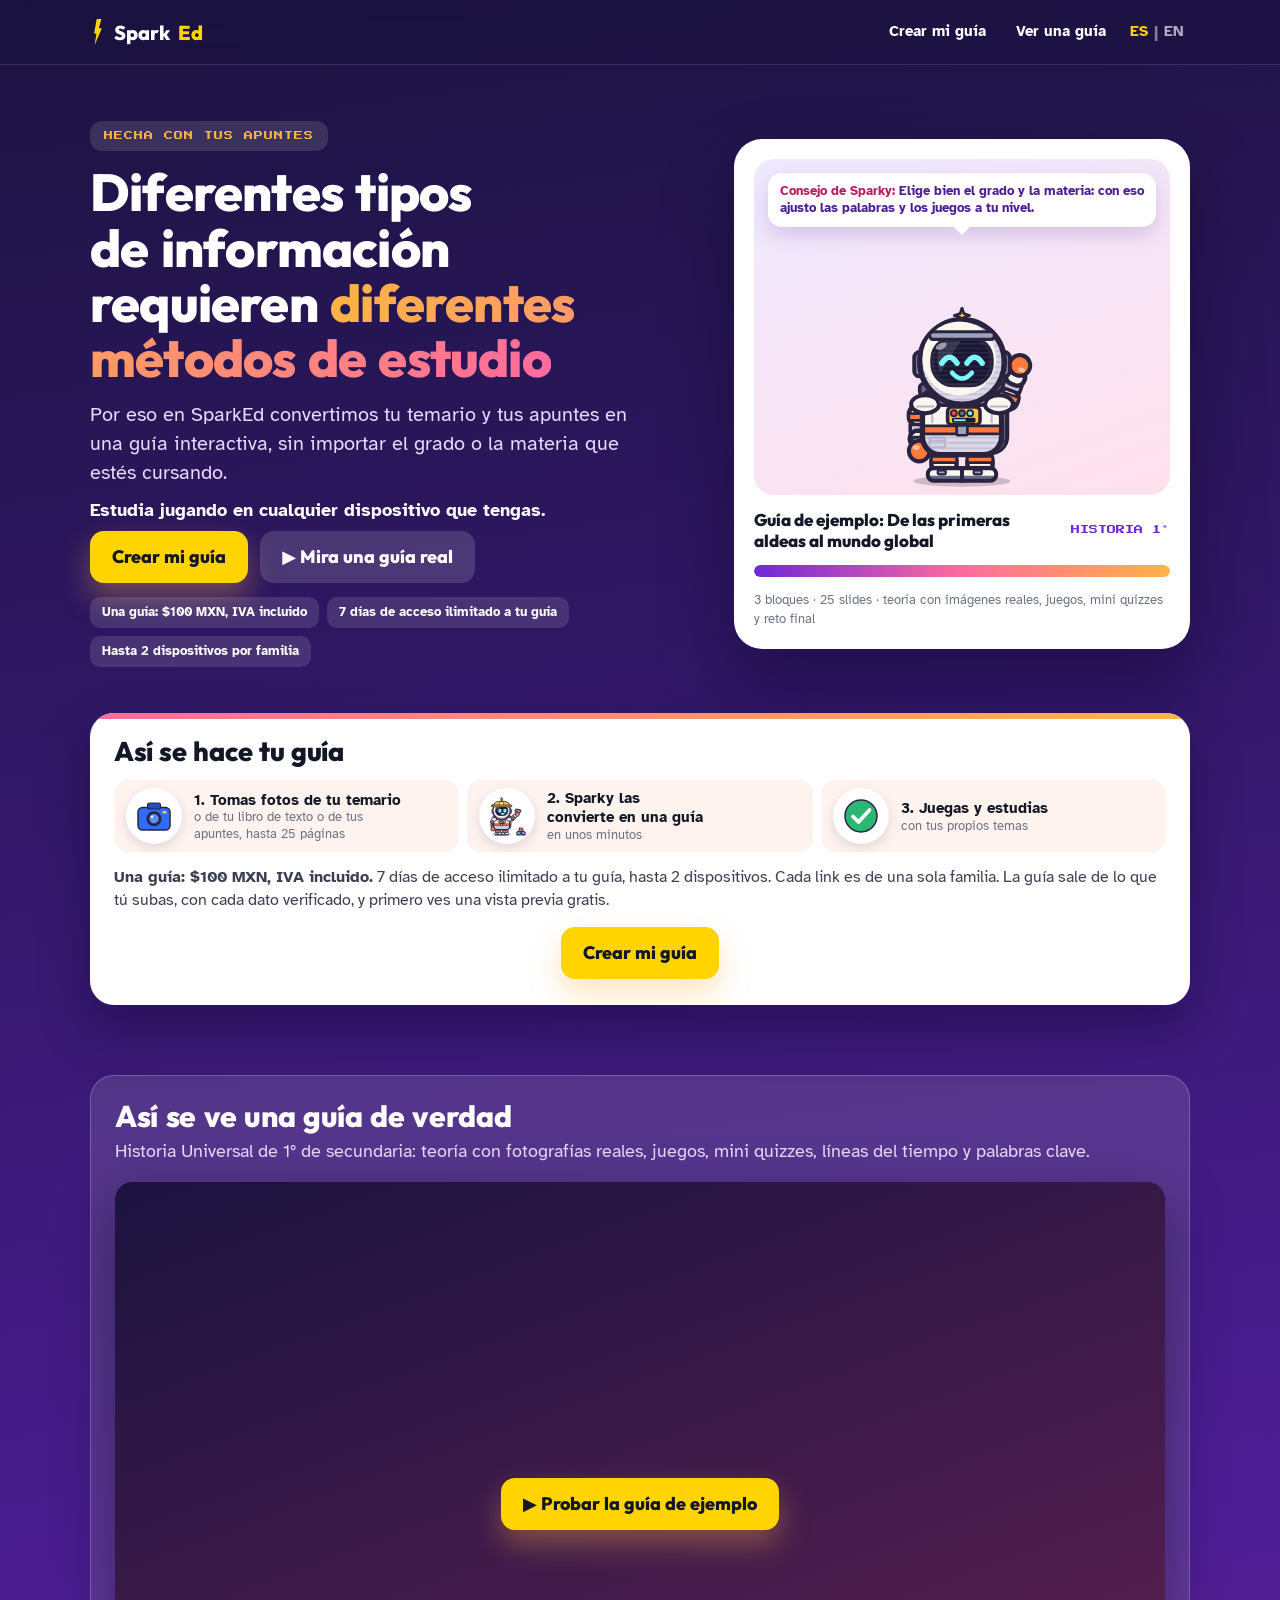
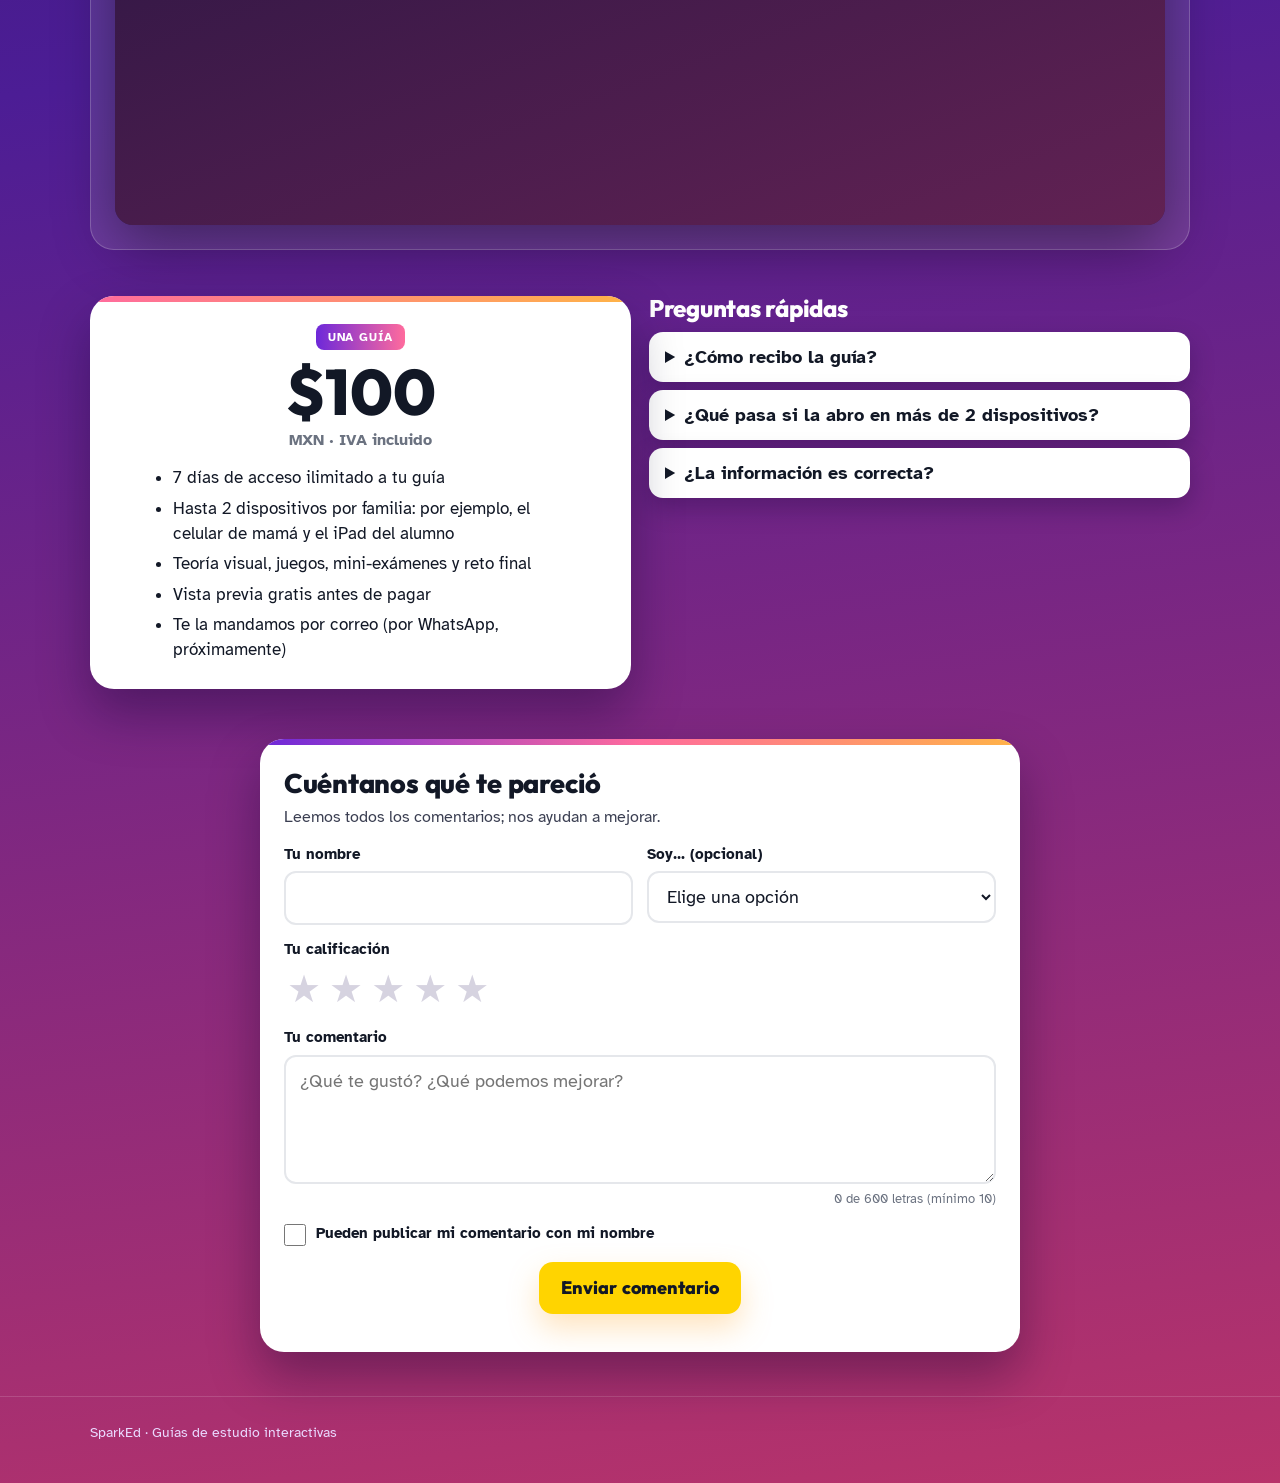
<file: index.html>
<!doctype html>
<html lang="es">
<head>
<meta charset="utf-8">
<meta name="viewport" content="width=device-width, initial-scale=1">
<meta name="robots" content="noindex">
<meta name="theme-color" content="#FFD400">
<link rel="icon" type="image/png" sizes="48x48" href="sparked/img/iconos/sparky-48.png">
<link rel="icon" type="image/png" sizes="192x192" href="sparked/img/iconos/sparky-192.png">
<link rel="apple-touch-icon" sizes="180x180" href="sparked/img/iconos/sparky-180.png">
<meta property="og:title" content="SparkEd · Convierte tu temario en una guía de estudio interactiva">
<meta property="og:description" content="Tomas fotos de tu temario, de tu libro de texto o de tus apuntes y Sparky las convierte en una guía de estudio interactiva: teoría a todo color y juegos que se califican solos.">
<meta property="og:image" content="https://sparkeducation-mx.com/sparked/img/og-sparky.png">
<meta property="og:image:width" content="1200">
<meta property="og:image:height" content="630">
<meta name="twitter:card" content="summary_large_image">
<title>SparkEd</title>
<!-- La raíz del dominio abre la portada de SparkEd (sparked/). La app de accesos a clases vive en accesos/. -->
<meta http-equiv="refresh" content="0; url=sparked/">
<script>location.replace("sparked/" + location.search + location.hash);</script>
<style>body{font-family:Poppins,Arial,sans-serif;text-align:center;padding:48px 16px;color:#111;background:#fff}a{color:#111;font-weight:700}</style>
</head>
<body>
<p>Abriendo <a href="sparked/">SparkEd</a>…</p>
</body>
</html>
</file>
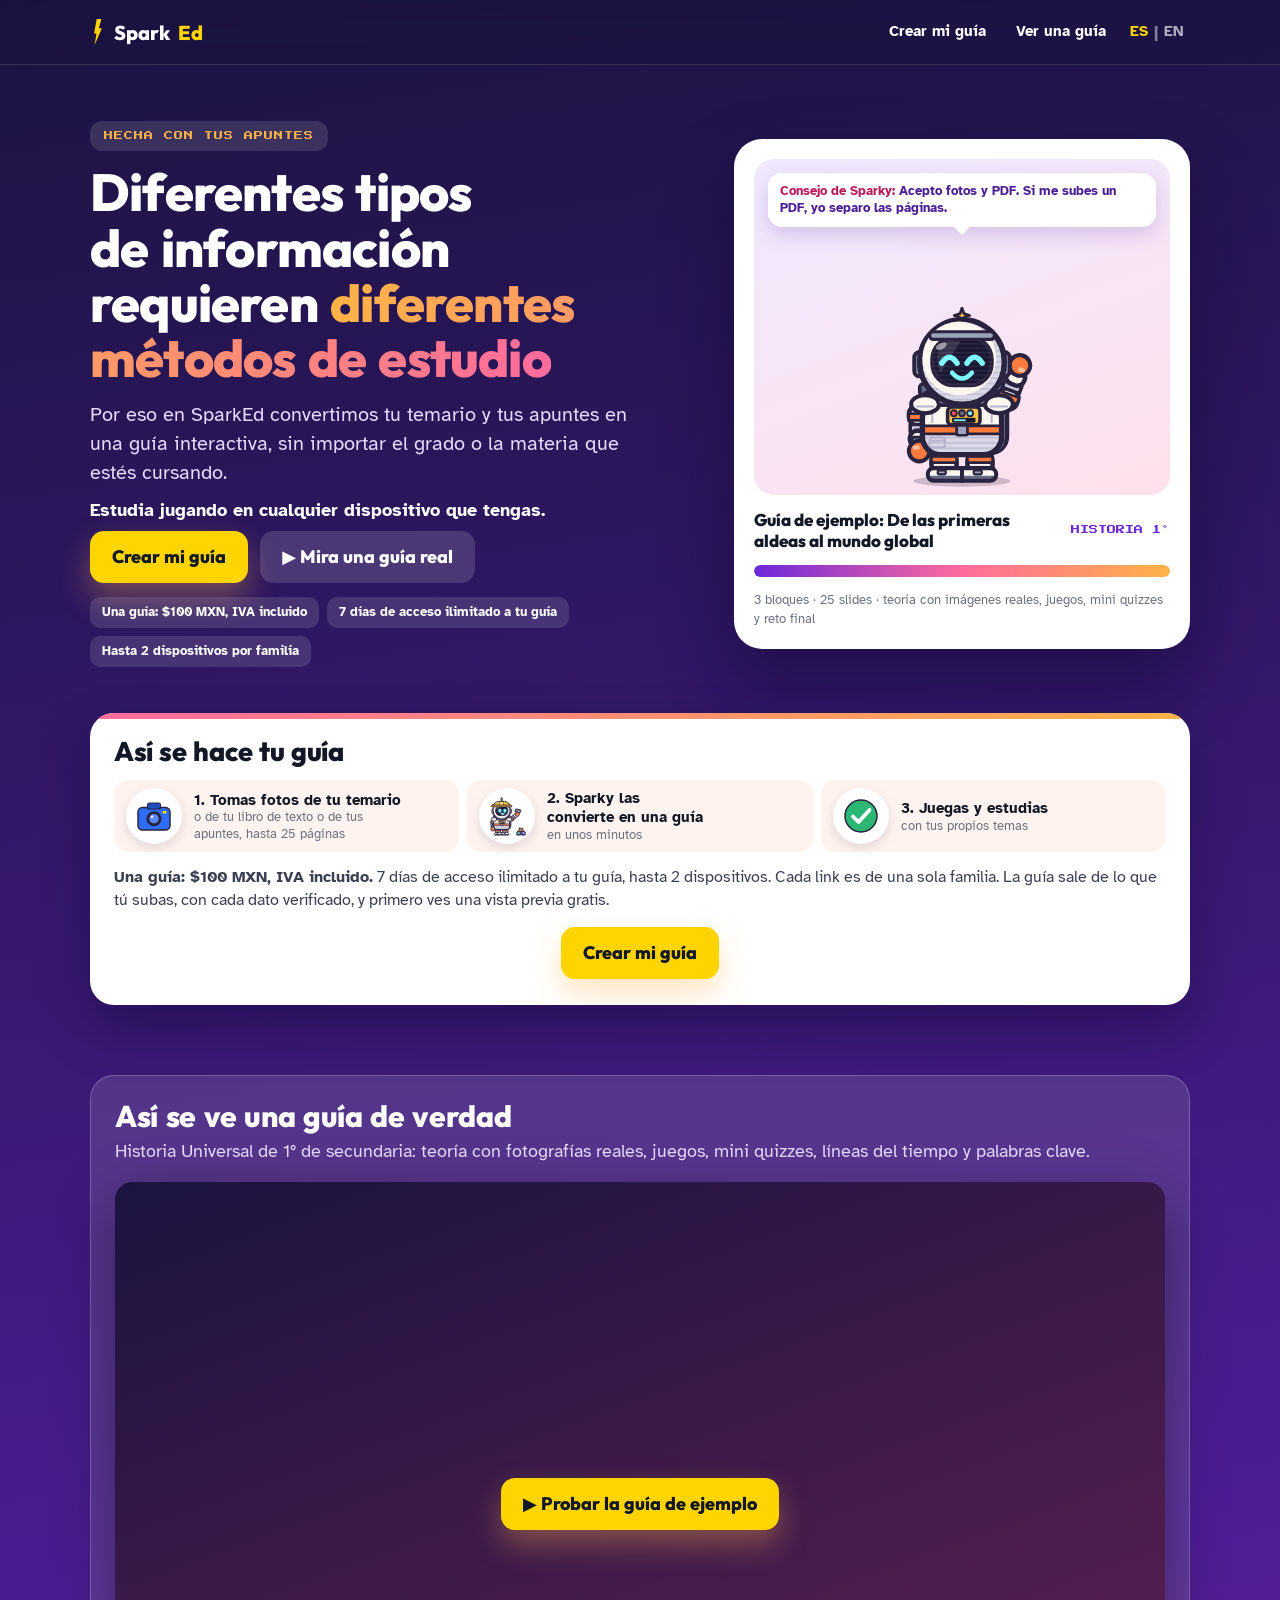
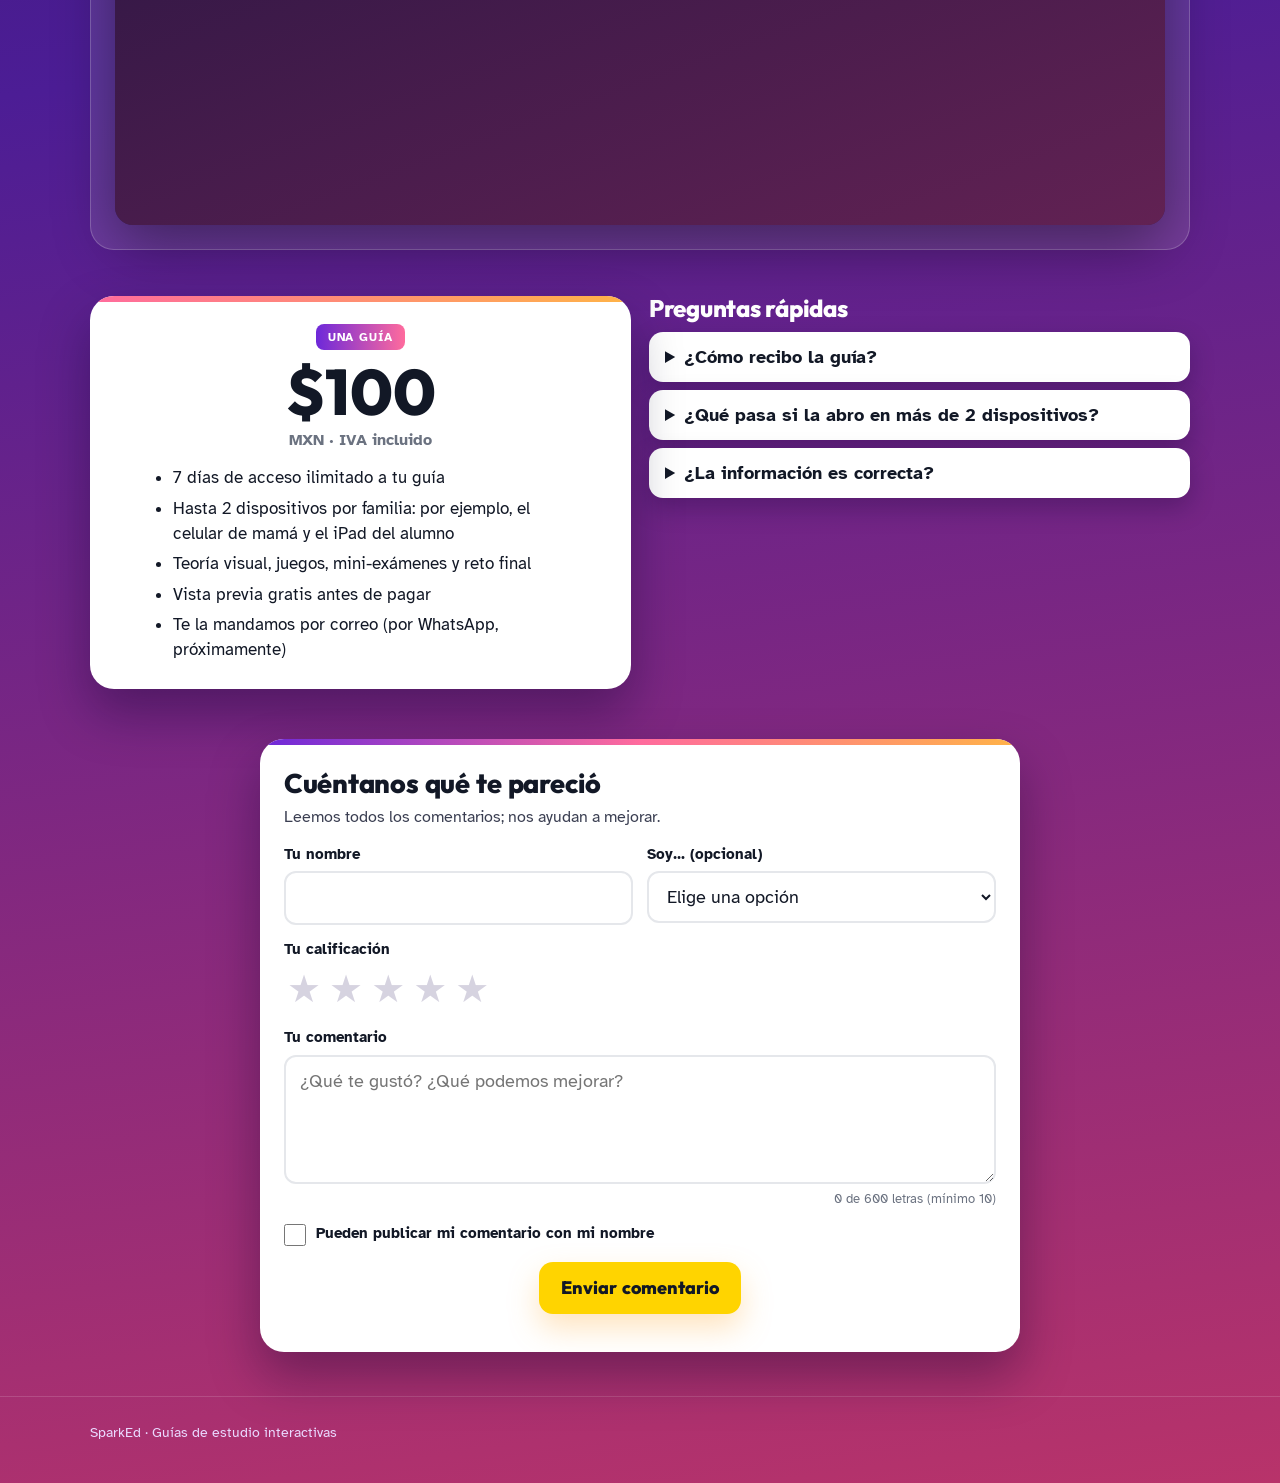
<file: accesos/index.html>
<!doctype html>
<!-- Fase 1 (Accesos Lumio) retirada el 26 nov 2026 por decisión de Daniel. Los links viejos llevan a SparkEd. -->
<html lang="es">
<head>
<meta charset="utf-8">
<meta name="viewport" content="width=device-width, initial-scale=1">
<meta name="robots" content="noindex">
<title>SparkEd</title>
<script>location.replace("../sparked/");</script>
</head>
<body>
<p>Abriendo <a href="../sparked/">SparkEd</a>…</p>
</body>
</html>
</file>
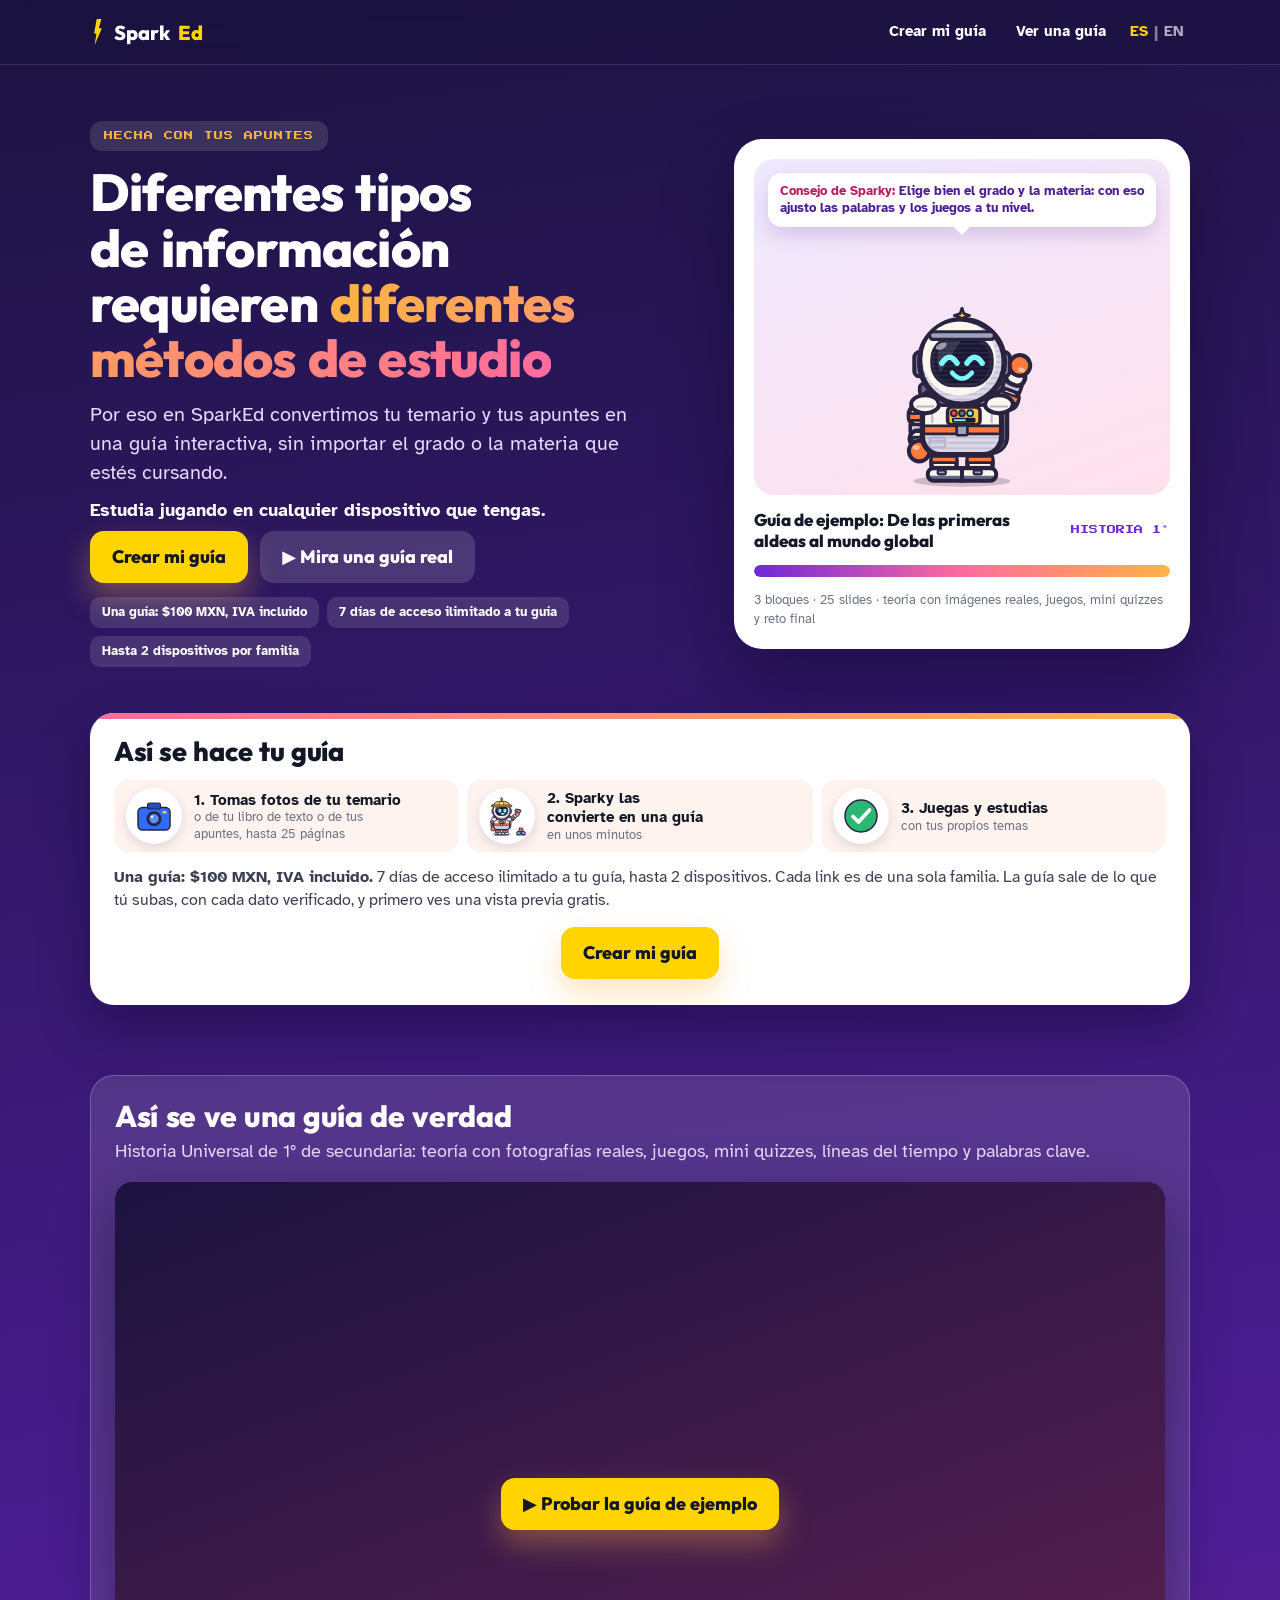
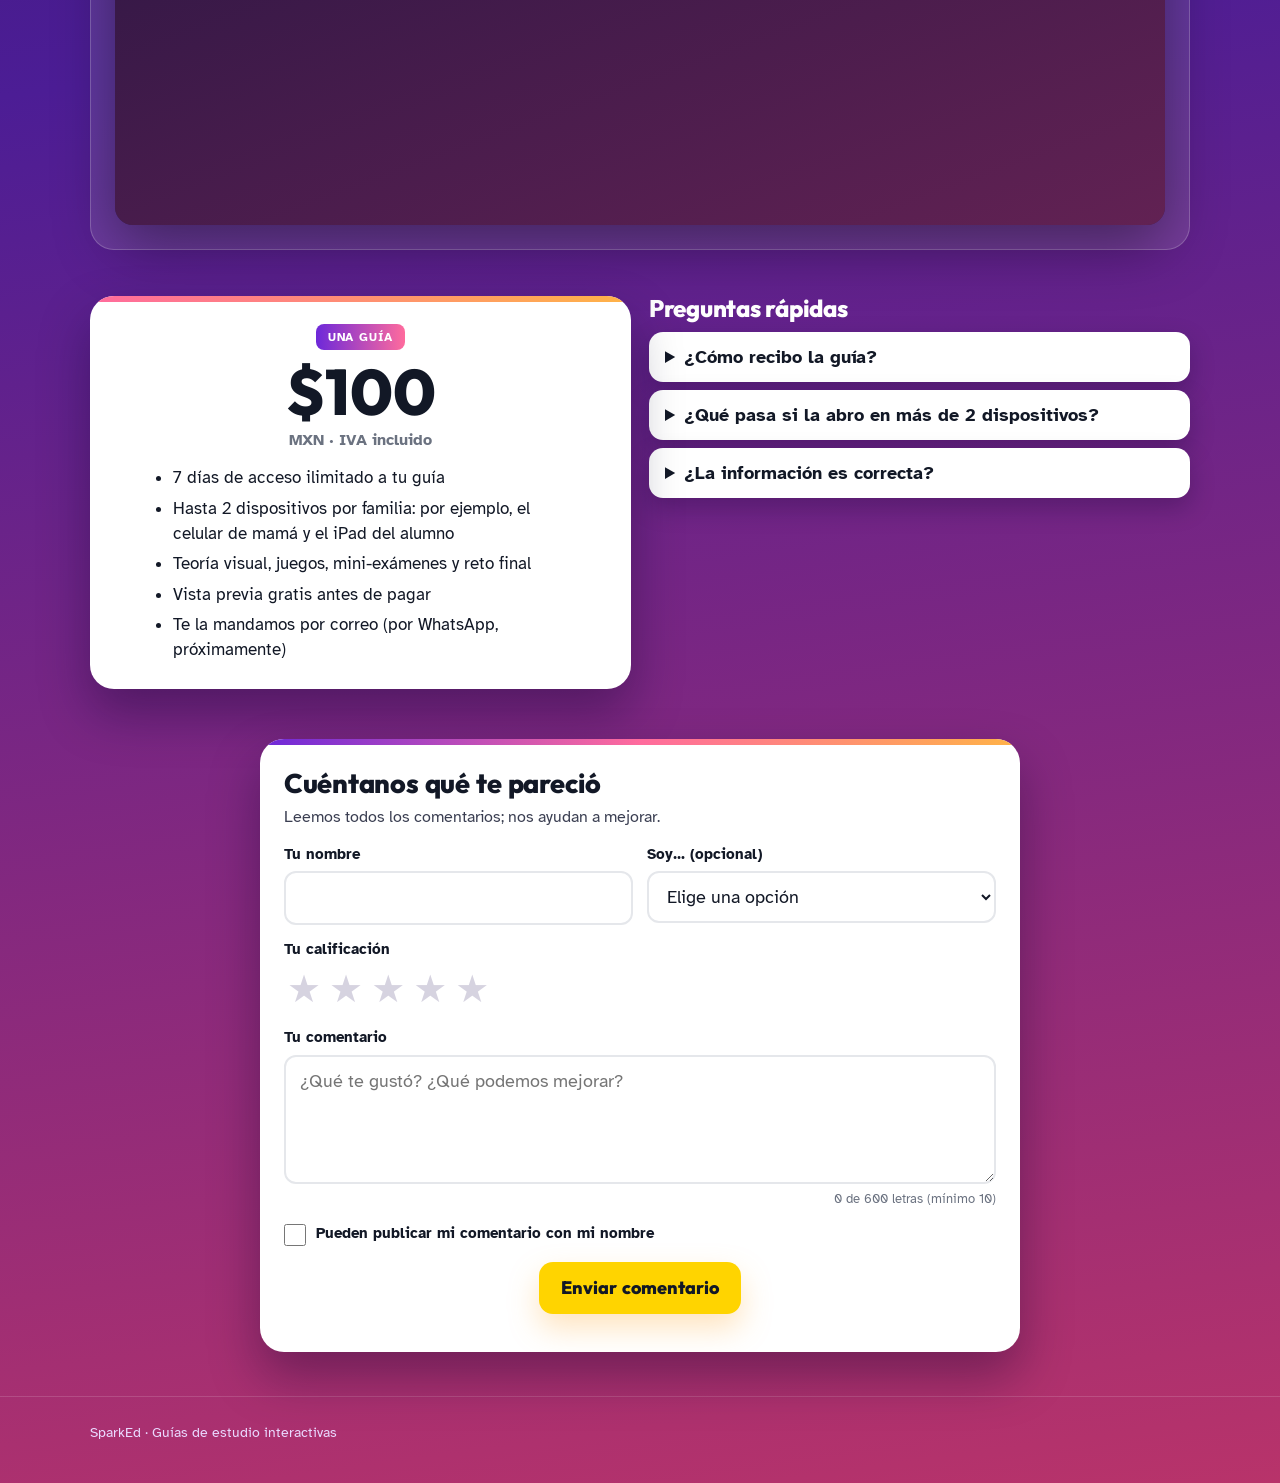
<file: sparked/index.html>
<!doctype html>
<html lang="es" data-paleta="historia_azul">
<head>
<meta charset="utf-8">
<meta name="viewport" content="width=device-width, initial-scale=1">
<meta name="theme-color" content="#FFD400">
<meta property="og:title" content="SparkEd · Convierte tu temario en una guía de estudio interactiva">
<meta property="og:description" content="Tomas fotos de tu temario, de tu libro de texto o de tus apuntes y Sparky las convierte en una guía de estudio interactiva: teoría a todo color y juegos que se califican solos.">
<meta property="og:image" content="https://sparkeducation-mx.com/sparked/img/og-sparky.png">
<meta property="og:image:width" content="1200">
<meta property="og:image:height" content="630">
<meta name="twitter:card" content="summary_large_image">
<link rel="icon" type="image/png" sizes="48x48" href="img/iconos/sparky-48.png">
<link rel="icon" type="image/png" sizes="192x192" href="img/iconos/sparky-192.png">
<link rel="apple-touch-icon" sizes="180x180" href="img/iconos/sparky-180.png">
<link rel="manifest" href="app.webmanifest">
<!-- Letras: antes iban con @import dentro de base.css (una petición detrás de otra); aquí se piden al mismo tiempo que las hojas de estilo (17 nov 2026). -->
<link rel="preconnect" href="https://fonts.googleapis.com">
<link rel="preconnect" href="https://fonts.gstatic.com" crossorigin>
<link rel="stylesheet" href="https://fonts.googleapis.com/css2?family=Outfit:wght@700;800&amp;family=Bricolage+Grotesque:opsz,wght@12..96,600;12..96,800&amp;family=Atkinson+Hyperlegible:ital,wght@0,400;0,700;1,400&amp;family=Press+Start+2P&amp;display=swap">
<link rel="stylesheet" href="css/base.css">
<link rel="stylesheet" href="css/sitio.css">
<script>/* Idioma: si el visitante eligió inglés, se oculta la página un instante mientras idioma.js traduce (evita ver el español). */try{var l=new URLSearchParams(location.search).get("lang")||localStorage.getItem("sparked_idioma");if(l==="en"){document.documentElement.lang="en";document.documentElement.classList.add("i18n-cargando");setTimeout(function(){document.documentElement.classList.remove("i18n-cargando")},2500)}}catch(e){}</script>
<title data-i18n="titulo.inicio">SparkEd · Bienvenido</title>
</head>
<body class="sitio">
<header class="cab"><div class="contenedor">
  <a class="marca" href="index.html"><svg class="rayo" viewBox="0 0 60 100"><polygon points="25,0 43,0 33,36 45,36 17,100 24,56 15,56" fill="#FFD400"/></svg>Spark<span>Ed</span></a>
  <nav><a class="nav-crear" href="crear.html" data-i18n="nav.crear">Crear mi guía</a><a class="solo-ancho" href="guia.html?demo=historia1" target="_blank" rel="noopener" data-i18n="nav.ver">Ver una guía</a><a href="cuenta.html" data-cuenta hidden data-i18n="nav.entrar">Entrar</a><span class="idioma" role="group" aria-label="Idioma" data-i18n-attr="aria-label:nav.idioma"><button type="button" data-idioma="es" lang="es" aria-pressed="true">ES</button><span aria-hidden="true">|</span><button type="button" data-idioma="en" lang="en" aria-pressed="false">EN</button></span></nav>
</div></header>

<section class="hero"><div class="contenedor">
  <div class="hero-texto">
    <span class="pildora-sello" data-i18n="hero.sello">Hecha con tus apuntes</span>
    <!-- TEXTO ANTERIOR (para regresar: pega esto en lugar del h1 y los dos párrafos nuevos; las claves hero.titulo y hero.texto siguen en idioma.js):
    <h1 style="margin-top:14px" data-i18n="hero.titulo">Convierte tu temario en una <em>guía de estudio interactiva</em></h1>
    <p data-i18n="hero.texto">Sube fotos de tu temario, de tu libro de texto o de tus apuntes, y Sparky arma tu guía: teoría a todo color y juegos que se califican solos. Estudia jugando en cualquier dispositivo que tengas.</p>
    -->
    <h1 class="largo" style="margin-top:14px" data-i18n="hero.titulo2">Diferentes tipos de información requieren <em>diferentes métodos de estudio</em></h1>
    <p class="hero-sub" data-i18n="hero.texto2">Por eso en SparkEd convertimos tu temario y tus apuntes en una guía interactiva, sin importar el grado o la materia que estés cursando.</p>
    <p class="hero-lema" data-i18n="hero.texto3">Estudia jugando en cualquier dispositivo que tengas.</p>
    <div class="acciones al-bloque"><a class="boton" id="boton-crear" href="crear.html" data-i18n="nav.crear">Crear mi guía</a><a class="boton vidrio" href="#demo" data-i18n="hero.demo">▶ Mira una guía real</a><div class="fila-paquetes" data-paquete hidden><a class="boton ahorro" href="paquetes.html"><span data-i18n="hero.paquetes">Paquetes y suscripción</span><span class="etiqueta-ahorro" data-i18n="hero.ahorra">Ahorra más</span></a></div></div>
    <div class="chips"><span data-i18n="chip.precio">Una guía: $100 MXN, IVA incluido</span><span id="chip-paquete" data-paquete hidden data-i18n="chip.paquete" data-i18n-vars='{"guias":3,"precio":199}'>Paquete de 3 guías: $199 MXN</span><span data-i18n="chip.acceso">7 días de acceso ilimitado a tu guía</span><span data-i18n="chip.dispositivos">Hasta 2 dispositivos por familia</span></div>
  </div>
  <div class="sparky-hero"><div class="tarjeta-sparky">
    <div class="tile"><div class="sparky-sitio" id="sparky-inicio"><span data-sprite="sparky:quieto" data-escala="9"></span></div><div class="burbuja"><b data-i18n="sparky.consejo">Consejo de Sparky:</b> <span id="burbuja-dato" data-i18n="sparky.primer_consejo">Sube tu temario y con eso ya puedo armar tu guía. Si además me compartes dos o tres fotos de tus apuntes, la hago todavía más específica.</span></div></div>
    <div class="fila"><b data-i18n="ejemplo.titulo">Guía de ejemplo: De las primeras aldeas al mundo global</b><span data-i18n="ejemplo.etiqueta">HISTORIA 1°</span></div>
    <div class="barra"><i style="width:100%"></i></div>
    <small data-i18n="ejemplo.detalle">3 bloques · 25 slides · teoría con imágenes reales, juegos, mini quizzes y reto final</small>
  </div></div>
</div></section>

<section id="como-funciona" class="contenedor servicios unico">
  <article class="servicio" style="--c:#FF6B9D;--c2:#FFB347;--fondo-paso:#fff3f0">
    <h2 data-i18n="como.titulo">Así se hace tu guía</h2>
    <div class="pasos3">
      <div class="paso"><div class="dib"><span data-sprite="camara" data-escala="5"></span></div><div data-i18n="como.paso1">1. Tomas fotos de tu temario<small>o de tu libro de texto o de tus apuntes, hasta 25 páginas</small></div></div>
      <div class="paso"><div class="dib sk-anima"><span data-sprite="sparky:construyendo" data-escala="4"></span></div><div data-i18n="como.paso2">2. Sparky las convierte en una guía<small>en unos minutos</small></div></div>
      <div class="paso"><div class="dib"><span data-sprite="check" data-escala="6"></span></div><div data-i18n="como.paso3">3. Juegas y estudias<small>con tus propios temas</small></div></div>
    </div>
    <div class="para" data-i18n="como.para"><b>Una guía: $100 MXN, IVA incluido.</b> 7 días de acceso ilimitado a tu guía, hasta 2 dispositivos. Cada link es de una sola familia. La guía sale de lo que tú subas, con cada dato verificado, y primero ves una vista previa gratis.</div>
    <div class="acciones"><a class="boton" href="crear.html" data-i18n="nav.crear">Crear mi guía</a></div>
  </article>
</section>

<section id="paquetes" class="contenedor servicios unico" data-paquete hidden>
  <article class="servicio caja-paquetes" style="--c:#6d28d9;--c2:#FF6B9D">
    <div class="titulo-paquetes"><h2 data-i18n="port.paq_titulo">Paquetes y suscripción</h2><span class="etiqueta-ahorro" data-i18n="hero.ahorra">Ahorra más</span></div>
    <p class="para" data-i18n="port.paq_texto">Además de la guía individual, tienes dos caminos para estudiar todo el ciclo y pagar menos por cada guía.</p>
    <div class="opciones-paquete">
      <a class="opcion-paquete" href="paquetes.html">
        <span class="cinta-popular" data-i18n="port.popular">Más popular</span>
        <b class="op-titulo" id="port-tres-t" data-i18n="paq.tres_t" data-i18n-vars='{"guias":3}'>Paquete de 3 guías</b>
        <span class="op-precio"><span id="port-tres-precio">$199</span> <small data-i18n="port.pago_unico">MXN · pago único</small></span>
        <span class="op-texto" id="port-tres-texto" data-i18n="port.tres_texto" data-i18n-vars='{"guias":3,"dias":90}'>3 guías completas, sin vista previa. Vencen a los 90 días. Paga con tarjeta, en OXXO o por transferencia.</span>
        <span class="boton op-boton" data-i18n="port.ver_paquete">Ver el paquete</span>
      </a>
      <div class="opcion-paquete proxima" aria-disabled="true">
        <span class="cinta-proxima" data-i18n="paq.proximamente">Próximamente</span>
        <b class="op-titulo" data-i18n="paq.ilim_t">Guías ilimitadas</b>
        <span class="op-precio">$349 <small data-i18n="port.al_mes">MXN al mes</small></span>
        <span class="op-texto" data-i18n="port.ilim_texto">Suscripción mensual para estudiar todo el año. Todavía no está disponible.</span>
        <span class="boton op-boton apagado" data-i18n="paq.proximamente">Próximamente</span>
      </div>
    </div>
    <p class="nota-saldo" data-i18n="port.saldo">¿Ya tienes guías en tu saldo? <a href="cuenta.html">Entra a tu cuenta</a> y desde ahí crea tus guías.</p>
  </article>
</section>

<section id="demo" class="vista"><div class="contenedor"><div class="caja-vista">
  <h2 data-i18n="demo.titulo">Así se ve una guía de verdad</h2>
  <p data-i18n="demo.texto">Historia Universal de 1° de secundaria: teoría con fotografías reales, juegos, mini quizzes, líneas del tiempo y palabras clave.</p>
  <div class="marco-demo" id="marco-demo"><div class="tapa"><button class="boton" id="abrir-demo" data-i18n="demo.probar">▶ Probar la guía de ejemplo</button></div></div>
</div></div></section>

<section class="contenedor precio-caja">
  <div class="precio">
    <div class="pildora" data-i18n="precio.pildora">Una guía</div>
    <div class="monto" style="margin-top:10px">$100<small data-i18n="precio.iva">MXN · IVA incluido</small></div>
    <ul><li data-i18n="chip.acceso">7 días de acceso ilimitado a tu guía</li><li data-i18n="precio.l2">Hasta 2 dispositivos por familia: por ejemplo, el celular de mamá y el iPad del alumno</li><li data-i18n="precio.l3">Teoría visual, juegos, mini-exámenes y reto final</li><li data-i18n="precio.l4">Vista previa gratis antes de pagar</li><li data-i18n="precio.l5">Te la mandamos por correo (por WhatsApp, próximamente)</li></ul>
    <p class="nota-paquetes" data-paquete hidden data-i18n="precio.paquetes">¿Vas a necesitar varias guías? <a href="paquetes.html">Conoce los paquetes y ahorra</a>.</p>
  </div>
  <div class="faq">
    <h2 style="font-size:24px;margin-bottom:10px" data-i18n="faq.titulo">Preguntas rápidas</h2>
    <details><summary data-i18n="faq.p1">¿Cómo recibo la guía?</summary><p data-i18n="faq.r1">Al pagar, el link de tu guía aparece en pantalla. Además, te la mandamos por correo con un código QR (el envío por WhatsApp llegará próximamente). El alumno la abre en su iPad, en la computadora o en el celular.</p></details>
    <details><summary data-i18n="faq.p2">¿Qué pasa si la abro en más de 2 dispositivos?</summary><p data-i18n="faq.r2">El tercer dispositivo ve el aviso «Acceso en uso en otros dispositivos». Cada link es de una sola familia.</p></details>
    <details><summary data-i18n="faq.p3">¿La información es correcta?</summary><p data-i18n="faq.r3">Cada dato sale de los apuntes o del temario y se verifica contra fuentes confiables. Si tus apuntes traen un error, la guía lo señala con la corrección.</p></details>
  </div>
</section>

<section id="comentarios" class="contenedor caja-comentarios"><div class="comentarios">
  <h2 data-i18n="com.titulo">Cuéntanos qué te pareció</h2>
  <p data-i18n="com.texto">Leemos todos los comentarios; nos ayudan a mejorar.</p>
  <form id="form-comentario" novalidate>
    <div class="dos">
      <div class="campo"><label for="com-nombre" data-i18n="com.nombre">Tu nombre</label><input id="com-nombre" name="nombre" maxlength="80" autocomplete="name"></div>
      <div class="campo"><label for="com-soy" data-i18n="com.soy">Soy… (opcional)</label><select id="com-soy" name="relacion"><option value="" data-i18n="com.soy_elige">Elige una opción</option><option value="mama_papa" data-i18n="com.soy_mama_papa">Mamá o papá</option><option value="alumno" data-i18n="com.soy_alumno">Alumno</option><option value="docente" data-i18n="com.soy_docente">Docente</option><option value="otro" data-i18n="com.soy_otro">Otro</option></select></div>
    </div>
    <fieldset><legend data-i18n="com.estrellas">Tu calificación</legend><div class="estrellas" id="estrellas"></div></fieldset>
    <div class="campo"><label for="com-texto" data-i18n="com.comentario">Tu comentario</label><textarea id="com-texto" name="texto" maxlength="600" rows="4" placeholder="¿Qué te gustó? ¿Qué podemos mejorar?" data-i18n-attr="placeholder:com.ph"></textarea><div class="contador" id="com-contador" aria-live="polite"></div></div>
    <label class="permiso"><input type="checkbox" name="permiso_publicar"><span data-i18n="com.permiso">Pueden publicar mi comentario con mi nombre</span></label>
    <div class="trampa" aria-hidden="true"><label>Sitio web<input type="text" name="sitio_web" tabindex="-1" autocomplete="off"></label></div>
    <div class="acciones"><button class="boton" type="submit" id="com-enviar" data-i18n="com.enviar">Enviar comentario</button></div>
    <div class="error" id="com-error" role="alert"></div>
  </form>
  <div class="gracias" id="com-gracias" hidden><div class="sk-anima" data-sprite="sparky:festejo" data-escala="6"></div><h3 data-i18n="com.gracias_t">¡Gracias por tu comentario!</h3><p data-i18n="com.gracias">Lo leeremos con mucho gusto. Gente como tú nos ayuda a hacer mejores guías.</p><button type="button" id="com-otro" data-i18n="com.otro">Enviar otro comentario</button></div>
</div></section>

<footer class="pie"><div class="contenedor"><span data-i18n="pie">SparkEd · Guías de estudio interactivas</span><a class="pie-enlace" href="cuenta.html#suscripcion" data-paquete hidden data-i18n="pie.cancelar">¿Quieres cancelar tu suscripción?</a></div></footer>

<script type="module">
import { pintarSprites, api, esc } from "./js/sitio.js";
import { sparkyVivo } from "./js/ui.js";
import { t, th, poner, idioma, alCambiarIdioma, textoServidor } from "./js/idioma.js";
import { mostrarPaquete } from "./js/cuenta.js";
pintarSprites();
// Paquete de 3 guías (24 nov 2026): si está a la venta aparecen su botón, su etiqueta, el enlace del pie y la entrada a
// «Mi cuenta», y el botón principal pasa a decir «Crea tu guía individual». Apagado, la portada queda como siempre.
mostrarPaquete().then((info) => {
  if (!info?.disponible) return;
  poner(document.getElementById("boton-crear"), "hero.individual");
  poner(document.getElementById("chip-paquete"), "chip.paquete", { guias: info.guias, precio: info.precio });
  // Recuadro «Paquetes y suscripción» (24 nov 2026): número de guías, precio y días vienen del servidor.
  poner(document.getElementById("port-tres-t"), "paq.tres_t", { guias: info.guias });
  poner(document.getElementById("port-tres-texto"), "port.tres_texto", { guias: info.guias, dias: info.dias });
  document.getElementById("port-tres-precio").textContent = "$" + info.precio;
}).catch(() => {});
// Sparky vivo: flota y parpadea; cada 8–15 s saluda, camina por su recuadro o escribe en la burbuja otro consejo
// para subir las fotos, en primera persona (banco local datos/consejos.json, sin inteligencia artificial).
// La pantalla de espera de crear.html sigue usando los datos curiosos. Si lo tocan festeja; si le pasan el mouse, saluda.
// En inglés, cada consejo usa su texto_en.
let datos = [], i = 0, ultimo = null;
const burbuja = document.getElementById("burbuja-dato");
const texto = (c) => (idioma() === "en" ? c.texto_en || c.texto : c.texto);
const siguiente = () => { if (!datos.length) return null; ultimo = datos[i++ % datos.length]; return texto(ultimo); };
sparkyVivo(document.getElementById("sparky-inicio"), { escala: 9, burbuja, saludoInicial: true, siguienteDato: siguiente });
fetch("datos/consejos.json").then((r) => r.json()).then((d) => {
  if (!d.length) return;
  datos = d.slice().sort(() => Math.random() - .5);
  burbuja.textContent = siguiente();
}).catch(() => {});
// Al cambiar de idioma, el consejo que se ve cambia al mismo consejo en el otro idioma.
alCambiarIdioma(() => { if (ultimo) burbuja.textContent = texto(ultimo); });
// ---------- Caja de comentarios ----------
// POST {api}/comentarios { nombre, texto, estrellas, relacion, permiso_publicar, sitio_web, idioma }. Si la ruta aún no
// existe (404) o falla, se muestra «No pudimos guardar tu comentario. Inténtalo más tarde.»
const fc = document.getElementById("form-comentario"), errC = document.getElementById("com-error"), contC = document.getElementById("com-contador"), starsC = document.getElementById("estrellas");
starsC.setAttribute("role", "radiogroup");
starsC.innerHTML = [1, 2, 3, 4, 5].map((n) => `<input type="radio" name="estrellas" id="est${n}" value="${n}"><label for="est${n}" data-n="${n}" aria-label="${esc(t("com.estrella_n", { n }))}">★</label>`).join("");
const estrellas = () => Number(fc.querySelector("[name=estrellas]:checked")?.value || 0);
const pintarEstrellas = () => starsC.querySelectorAll("label").forEach((l) => l.classList.toggle("llena", Number(l.dataset.n) <= estrellas()));
const largoTexto = () => [...fc.texto.value.trim()].length;
const pintarContador = () => { const n = [...fc.texto.value].length; contC.textContent = t("com.contador", { n }); contC.classList.toggle("mal", n > 0 && largoTexto() < 10); };
const errorC = (clave) => { if (clave) poner(errC, clave); else { delete errC.dataset.i18n; delete errC.dataset.i18nServidor; errC.textContent = ""; } };
starsC.addEventListener("change", () => { pintarEstrellas(); errorC(null); });
fc.texto.addEventListener("input", pintarContador);
// aria-label de cada estrella lleva su número: se vuelve a escribir al cambiar de idioma.
const rotularEstrellas = () => starsC.querySelectorAll("label").forEach((l) => l.setAttribute("aria-label", t("com.estrella_n", { n: l.dataset.n })));
alCambiarIdioma(() => { pintarContador(); rotularEstrellas(); });
pintarContador();
fc.onsubmit = async (e) => {
  e.preventDefault();
  if (fc.sitio_web.value) return; // campo trampa: un robot lo llenó; no se envía nada
  const nombre = fc.nombre.value.trim(), texto = fc.texto.value.trim(), n = largoTexto();
  if (!nombre) { errorC("com.err_nombre"); fc.nombre.focus(); return; }
  if (n < 10 || n > 600) { errorC("com.err_texto"); fc.texto.focus(); return; }
  if (!estrellas()) { errorC("com.err_estrellas"); fc.querySelector("[name=estrellas]").focus(); return; }
  errorC(null);
  const boton = document.getElementById("com-enviar"); boton.disabled = true; poner(boton, "com.enviando");
  try {
    await api.post("/comentarios", { nombre, texto, estrellas: estrellas(), relacion: fc.relacion.value || null, permiso_publicar: fc.permiso_publicar.checked, sitio_web: fc.sitio_web.value, idioma: idioma() });
    fc.reset(); pintarEstrellas(); pintarContador(); fc.hidden = true; document.getElementById("com-gracias").hidden = false;
  } catch (err) {
    const msg = err?.datos?.error;
    if (msg) { delete errC.dataset.i18n; errC.dataset.i18nServidor = msg; errC.textContent = textoServidor(msg); } else errorC("com.err_guardar");
  } finally { boton.disabled = false; poner(boton, "com.enviar"); }
};
document.getElementById("com-otro").onclick = () => { document.getElementById("com-gracias").hidden = true; fc.hidden = false; fc.nombre.focus(); };
document.getElementById("abrir-demo").onclick = () => {
  // En pantallas angostas (teléfonos) la guía se abre en pantalla completa; dentro del marco quedaría diminuta.
  if (window.innerWidth < 700) { window.open("guia.html?demo=historia1", "_blank", "noopener"); return; }
  const m = document.getElementById("marco-demo");
  m.innerHTML = `<iframe src="guia.html?demo=historia1" title="${t("demo.marco")}" data-i18n-attr="title:demo.marco" allow="autoplay"></iframe>`;
};
</script>
<script type="module" src="js/sin-internet.js"></script>
</body>
</html>
</file>
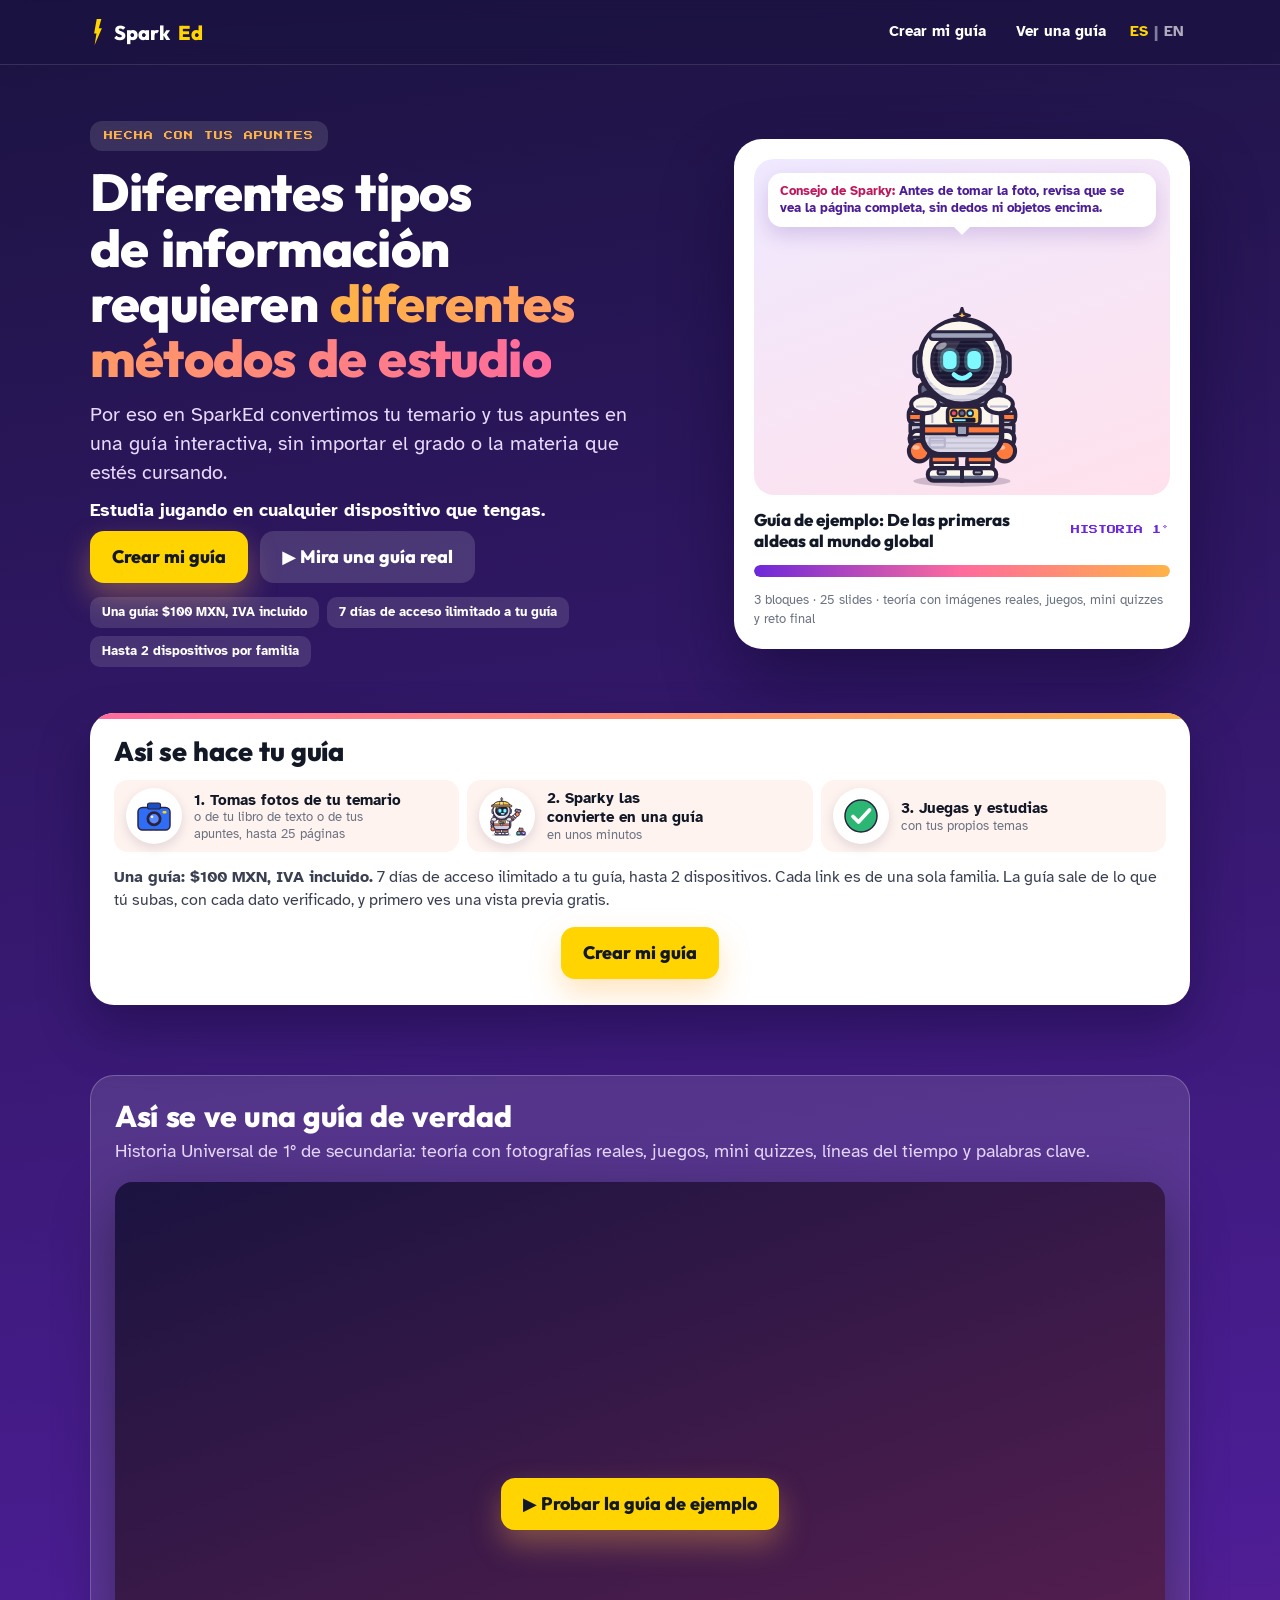
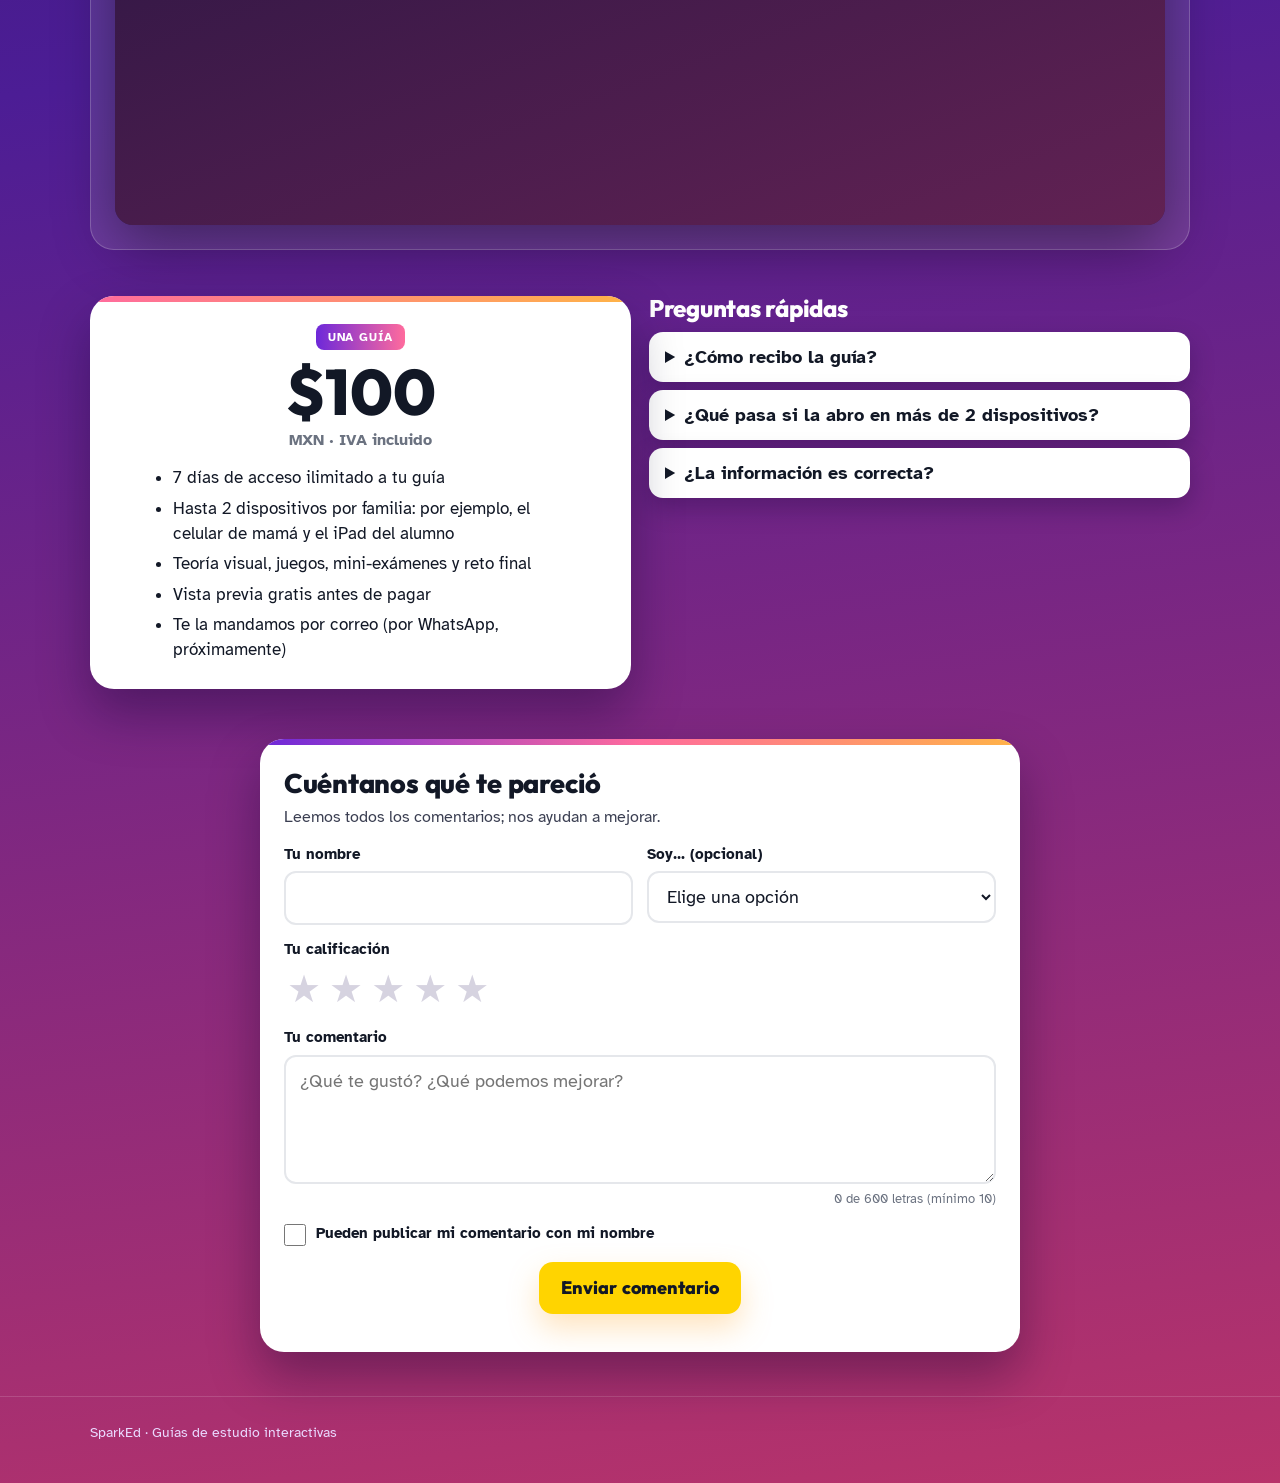
<file: entrar.html>
<!doctype html>
<!-- Fase 1 (Accesos Lumio) retirada el 26 nov 2026 por decisión de Daniel. Los links viejos llevan a SparkEd. -->
<html lang="es">
<head>
<meta charset="utf-8">
<meta name="viewport" content="width=device-width, initial-scale=1">
<meta name="robots" content="noindex">
<title>SparkEd</title>
<script>location.replace("sparked/");</script>
</head>
<body>
<p>Abriendo <a href="sparked/">SparkEd</a>…</p>
</body>
</html>
</file>
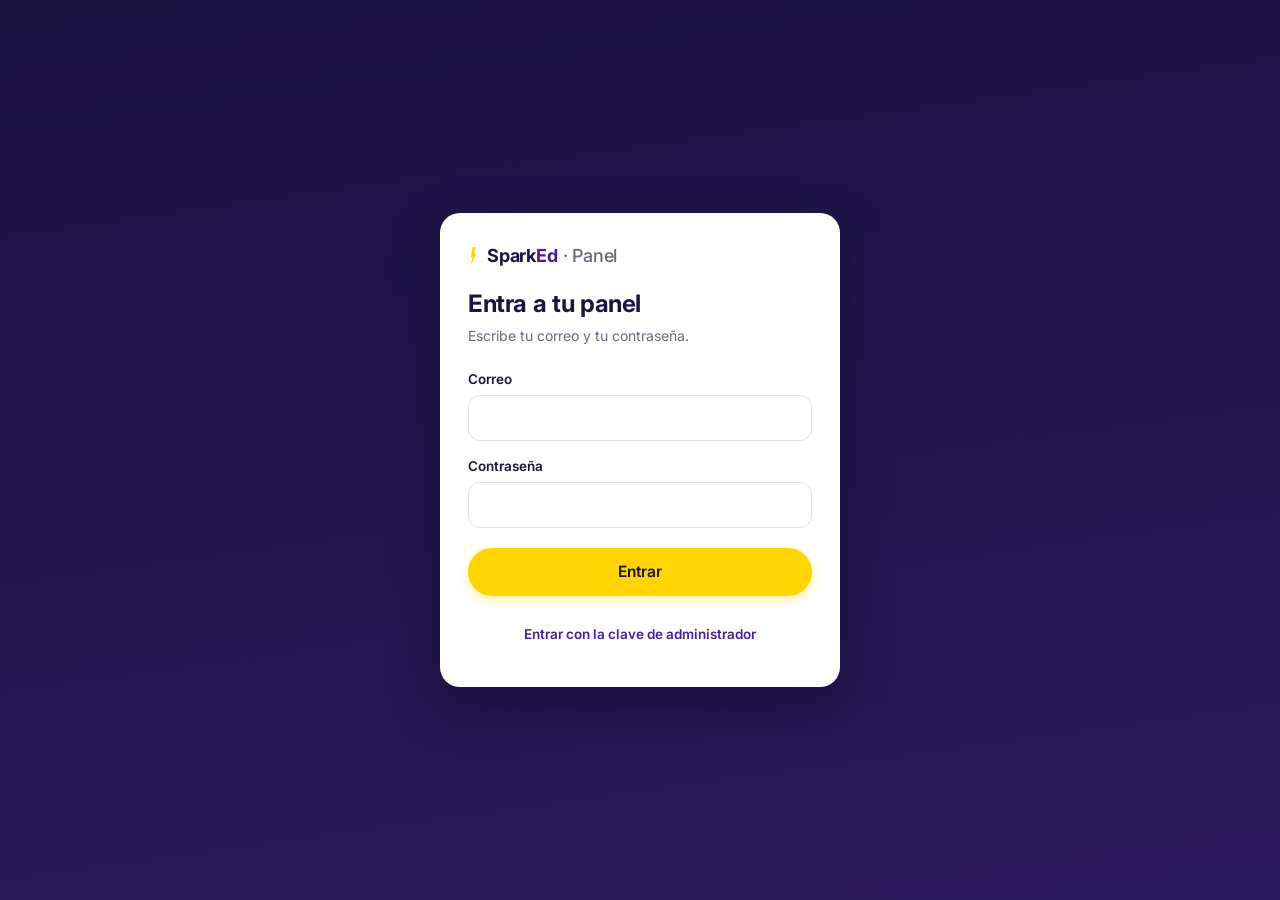
<file: panel.html>
<!doctype html>
<!-- Fase 1 (Accesos Lumio) retirada el 26 nov 2026 por decisión de Daniel. Los links viejos llevan a SparkEd. -->
<html lang="es">
<head>
<meta charset="utf-8">
<meta name="viewport" content="width=device-width, initial-scale=1">
<meta name="robots" content="noindex">
<title>Panel de SparkEd</title>
<script>location.replace("sparked/panel.html");</script>
</head>
<body>
<p>Abriendo <a href="sparked/panel.html">SparkEd</a>…</p>
</body>
</html>
</file>
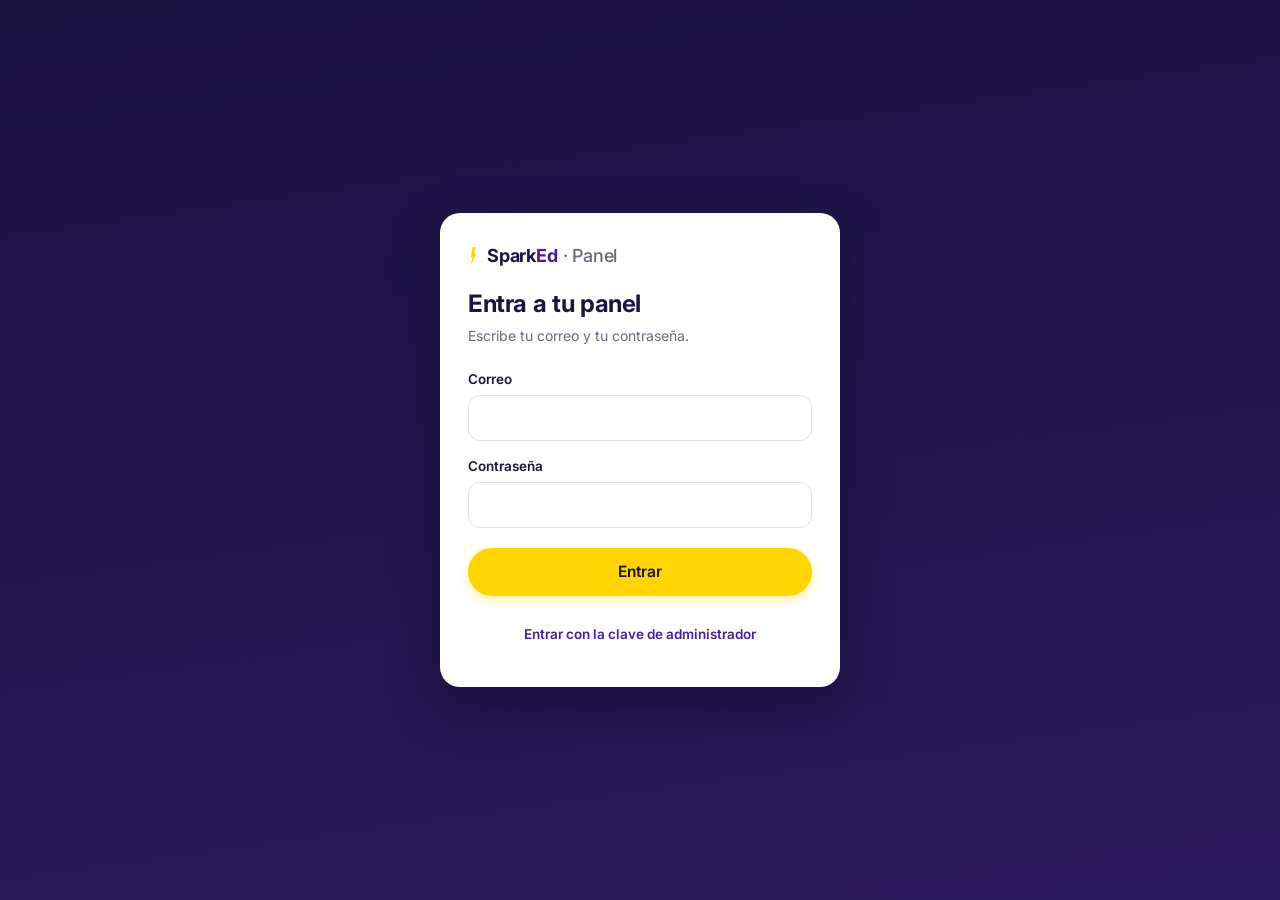
<file: sparked/panel.html>
<!doctype html>
<html lang="es" data-paleta="otra">
<head>
<meta charset="utf-8">
<meta name="viewport" content="width=device-width, initial-scale=1">
<meta name="theme-color" content="#1B1340">
<meta name="robots" content="noindex, nofollow">
<link rel="icon" type="image/png" sizes="48x48" href="img/iconos/panel-48.png">
<link rel="icon" type="image/png" sizes="192x192" href="img/iconos/panel-192.png">
<link rel="apple-touch-icon" sizes="180x180" href="img/iconos/panel-180.png">
<link rel="manifest" href="panel.webmanifest">
<meta name="apple-mobile-web-app-title" content="Panel SparkEd">
<link rel="stylesheet" href="css/base.css">
<link rel="stylesheet" href="css/sitio.css">
<link rel="preconnect" href="https://fonts.googleapis.com">
<link rel="preconnect" href="https://fonts.gstatic.com" crossorigin>
<!-- Letras: antes iban con @import dentro de base.css (una petición detrás de otra); aquí se piden al mismo tiempo que las hojas de estilo (17 nov 2026). -->
<link rel="stylesheet" href="https://fonts.googleapis.com/css2?family=Outfit:wght@700;800&amp;family=Bricolage+Grotesque:opsz,wght@12..96,600;12..96,800&amp;family=Atkinson+Hyperlegible:ital,wght@0,400;0,700;1,400&amp;family=Press+Start+2P&amp;display=swap">
<link rel="stylesheet" href="https://fonts.googleapis.com/css2?family=Inter:wght@400;500;600;700;800&display=swap">
<title>SparkEd · Panel de guías</title>
<style>
  /* ================= Panel de SparkEd · estilo «Noche arriba» con letra Inter (10 nov 2026) =================
     Barra y menú en morado noche (#1B1340) con acento amarillo; contenido claro (#F5F3FA) con tarjetas blancas
     sin borde, esquinas de 20 px y sombra muy suave. Todo va dentro de body.panel.sitio.claro para no tocar el sitio público. */
  body.panel.sitio.claro {
    --pn-noche: #1B1340; --pn-noche-2: #2E2366; --pn-amarillo: #FFD400; --pn-fondo: #F5F3FA;
    --pn-texto: #1B1340; --pn-suave: #6B6585; --pn-lila-barra: #C9C2E6; --pn-violeta: #4C1D95;
    --pn-linea: #EEEAF6; --pn-campo: #E3DFF0; --pn-sec: #F1EEF9; --pn-lila-caja: #F6F3FC;
    --pn-pel-fondo: #FDEEF3; --pn-pel-texto: #A3245A; --pn-ok-fondo: #ECF7EF; --pn-ok-texto: #1E6B3A;
    --pn-ambar-fondo: #FFF4DA; --pn-ambar-texto: #8A4B00;
    --pn-sombra: 0 1px 2px rgba(27,19,64,.04), 0 8px 24px rgba(27,19,64,.07);
    --pn-anillo: 0 0 0 4px rgba(109,74,214,.16);
    --pn-letra: "Inter", "Segoe UI", system-ui, sans-serif;
    --titulos: var(--pn-letra); --texto: var(--pn-letra); --gris: var(--pn-suave); --borde: var(--pn-linea); --tinta: var(--pn-texto); --p: #6D4AD6;
    font: 15px/1.5 var(--pn-letra); color: var(--pn-texto); background: var(--pn-fondo);
    -webkit-text-size-adjust: 100%; overflow-x: hidden;
  }
  body.panel.sitio.claro h1, body.panel.sitio.claro h2, body.panel.sitio.claro h3 { font-family: var(--pn-letra); color: var(--pn-texto); letter-spacing: -.02em; line-height: 1.2; }
  body.panel.sitio.claro h1 { font-size: 26px; font-weight: 700; }
  body.panel.sitio.claro h2 { font-size: 18px; font-weight: 700; }
  body.panel.sitio.claro h3 { font-size: 16px; font-weight: 700; }
  body.panel.sitio.claro a { color: var(--pn-violeta); font-weight: 500; }
  body.panel.sitio.claro code { font-family: ui-monospace, Consolas, monospace; font-size: .92em; background: var(--pn-sec); padding: 2px 6px; border-radius: 6px; overflow-wrap: anywhere; }
  body.panel.sitio.claro .ayuda { font-size: 14px; color: var(--pn-suave); line-height: 1.5; }
  body.panel.sitio.claro .error { color: var(--pn-pel-texto); font-weight: 600; font-size: 14px; }
  body.panel.sitio.claro .error:empty { display: none; }
  body.panel.sitio.claro button:focus-visible, body.panel.sitio.claro a:focus-visible, body.panel.sitio.claro summary:focus-visible { outline: 3px solid rgba(109,74,214,.55); outline-offset: 2px; }

  /* ---------- Barra superior ---------- */
  body.panel.sitio.claro header.cab { background: var(--pn-noche); border: 0; backdrop-filter: none; -webkit-backdrop-filter: none; box-shadow: none; }
  body.panel.sitio.claro header.cab .contenedor { width: 100%; max-width: none; min-height: 60px; padding: 0 20px; gap: 14px; justify-content: flex-start; }
  .hamb { display: inline-flex; align-items: center; justify-content: center; width: 44px; height: 44px; border-radius: 12px; border: 0; background: rgba(255,255,255,.08); cursor: pointer; flex: 0 0 auto; color: #fff; }
  .hamb:hover { background: rgba(255,255,255,.14); }
  .hamb[hidden] { display: none; }
  .hamb svg { width: 22px; height: 22px; }
  body.panel.sitio.claro .marca, body.panel.sitio.claro header.cab .marca { display: inline-flex; align-items: center; gap: 0; font: 700 17px var(--pn-letra); letter-spacing: -.01em; color: #fff; text-decoration: none; white-space: nowrap; flex: 0 0 auto; }
  body.panel.sitio.claro .marca .rayo { width: 11px; height: 18px; margin-right: 8px; }
  body.panel.sitio.claro .marca span { color: var(--pn-amarillo); }
  body.panel.sitio.claro .marca .marca-sub { font-size: 17px; font-weight: 500; color: var(--pn-lila-barra); }
  .seccion-actual { font-weight: 600; font-size: 15px; color: #fff; white-space: nowrap; overflow: hidden; text-overflow: ellipsis; min-width: 0; padding-left: 14px; border-left: 1px solid rgba(255,255,255,.18); line-height: 22px; }
  .seccion-actual:empty { display: none; }
  .barra-sesion { margin-left: auto; display: flex; align-items: center; gap: 10px; min-width: 0; font-size: 14px; color: var(--pn-lila-barra); }
  .barra-sesion .inicial { display: grid; place-items: center; width: 32px; height: 32px; border-radius: 50%; background: var(--pn-amarillo); color: var(--pn-noche); font-weight: 700; font-size: 14px; flex: 0 0 auto; }
  .barra-sesion .correo { white-space: nowrap; overflow: hidden; text-overflow: ellipsis; max-width: 260px; }
  body.panel.sitio.claro:has(#abrirMenu[hidden]) .barra-sesion { display: none; }
  /* «Inicio» en la barra (26 nov 2026): regresa a la cuadrícula desde cualquier sección; en el inicio no se muestra. */
  body.panel.sitio.claro .ir-inicio { display: inline-flex; align-items: center; gap: 8px; min-height: 40px; margin-left: auto; padding: 0 14px 0 10px; border-radius: 12px; background: rgba(255,255,255,.08); color: #fff; font: 600 14px var(--pn-letra); text-decoration: none; white-space: nowrap; flex: 0 0 auto; }
  body.panel.sitio.claro .ir-inicio:hover { background: rgba(255,255,255,.14); color: #fff; }
  .ir-inicio svg { width: 20px; height: 20px; }
  .ir-inicio[hidden] { display: none !important; }
  body.panel.sitio.claro:has(#irInicio:not([hidden])) .barra-sesion { margin-left: 0; }

  /* ---------- Menú lateral ---------- */
  .velo { position: fixed; inset: 0; background: rgba(27,19,64,.45); z-index: 60; }
  .menu { position: fixed; top: 0; left: 0; bottom: 0; width: min(300px, 86vw); background: var(--pn-noche); color: #fff; z-index: 61; display: flex; flex-direction: column; box-shadow: 8px 0 30px rgba(0,0,0,.18); overflow-y: auto; }
  .menu[hidden], .velo[hidden] { display: none; }
  .menu-cab { display: flex; align-items: center; justify-content: space-between; min-height: 60px; padding: 0 10px 0 20px; border-bottom: 1px solid rgba(255,255,255,.10); flex: 0 0 auto; }
  .menu-cab .marca { pointer-events: none; }
  .menu-cab button { display: grid; place-items: center; width: 44px; height: 44px; border-radius: 12px; border: 0; background: none; cursor: pointer; color: #fff; }
  .menu-cab button:hover { background: rgba(255,255,255,.08); }
  .menu-cab button svg { width: 20px; height: 20px; }
  .menu-quien { margin: 0; padding: 14px 20px 6px; font-size: 12.5px; color: #B9B1DB; overflow-wrap: anywhere; }
  .menu .tabs { display: flex; flex-direction: column; flex-wrap: nowrap; gap: 2px; margin: 0; padding: 6px 12px 12px; }
  /* Cada renglón del menú: el dibujo de la sección, su nombre y, si hay algo pendiente, el número en amarillo (26 nov 2026). */
  .menu .tabs button { position: relative; display: flex; align-items: center; gap: 12px; min-height: 46px; padding: 0 14px; border: 0; border-radius: 14px; background: none; color: #fff; font: 500 15.5px var(--pn-letra); text-align: left; cursor: pointer; }
  .menu .tabs button .txt { flex: 1 1 auto; min-width: 0; }
  .menu .tabs button .ico svg { width: 20px; height: 20px; }
  .menu .tabs button:hover { background: rgba(255,255,255,.06); }
  .menu .tabs button.on { background: var(--pn-noche-2); color: var(--pn-amarillo); font-weight: 600; }
  .menu .tabs button.on::before { content: ""; position: absolute; left: 0; top: 12px; bottom: 12px; width: 3px; border-radius: 3px; background: var(--pn-amarillo); }
  .menu .tabs button[hidden] { display: none; }
  .menu .tabs button .n { display: grid; place-items: center; min-width: 22px; height: 22px; padding: 0 6px; margin: 0; border-radius: 999px; background: var(--pn-amarillo); color: var(--pn-noche); font: 700 12px/1 var(--pn-letra); }
  .menu .tabs button .n[hidden] { display: none; }
  /* Los apartados de Compras y de Comentarios cuelgan de su sección, un poco más chicos y metidos a la derecha. */
  .menu .tabs .sub { display: flex; flex-direction: column; gap: 1px; margin: 0 0 4px; }
  .menu .tabs .sub button { min-height: 40px; padding-left: 46px; font-size: 14px; color: #DCD6F2; }
  .menu .tabs .sub button .ico svg { width: 17px; height: 17px; }
  .menu .tabs .sub button.on { color: var(--pn-amarillo); }
  .menu .tabs .sub button.on::before { left: 30px; top: 11px; bottom: 11px; }
  .menu-pie { margin-top: auto; display: flex; flex-direction: column; gap: 2px; border-top: 1px solid rgba(255,255,255,.10); padding: 10px 12px 14px; }
  body.panel.sitio.claro .menu-pie a { display: flex; align-items: center; gap: 10px; min-height: 44px; padding: 0 14px; border-radius: 14px; font-weight: 500; font-size: 14.5px; color: #DCD6F2; text-decoration: none; }
  body.panel.sitio.claro .menu-pie a:hover { background: rgba(255,255,255,.06); color: #fff; }
  body.panel.sitio.claro .menu-pie a#salir { color: #FFD9E6; font-weight: 600; font-size: 15px; }
  .menu-pie a svg { width: 18px; height: 18px; flex: 0 0 auto; }

  /* ---------- Contenido ---------- */
  body.panel.sitio.claro .flujo { padding: 32px 0 64px; }
  body.panel.sitio.claro .flujo > .contenedor { width: min(1100px, 100% - 64px); max-width: none; }
  .pag-titulo { margin: 0 0 22px; }
  body.panel.sitio.claro [id] { scroll-margin-top: 76px; }
  body.panel.sitio.claro [data-panel] > h2, body.panel.sitio.claro #costosGuias h2, body.panel.sitio.claro #costos h2 { font-size: 17px; font-weight: 600; }
  .barra-herr { display: flex; gap: 10px; align-items: center; flex-wrap: wrap; margin-bottom: 16px; }
  body.panel.sitio.claro select.filtro { min-height: 40px; padding: 8px 36px 8px 14px; border: 1px solid var(--pn-campo); border-radius: 999px; background: #fff url("data:image/svg+xml,%3Csvg xmlns='http://www.w3.org/2000/svg' viewBox='0 0 24 24'%3E%3Cpath d='M6 9l6 6 6-6' fill='none' stroke='%236B6585' stroke-width='2' stroke-linecap='round' stroke-linejoin='round'/%3E%3C/svg%3E") no-repeat right 12px center / 16px; font: 500 14px var(--pn-letra); color: var(--pn-texto); -webkit-appearance: none; appearance: none; cursor: pointer; max-width: 100%; }
  body.panel.sitio.claro select.filtro:focus { outline: none; border-color: #8B6FD8; box-shadow: var(--pn-anillo); }

  /* Tarjetas */
  body.panel.sitio.claro .panel-paso, body.panel.sitio.claro .tarjeta { background: #fff; color: var(--pn-texto); border: 0; border-radius: 20px; box-shadow: var(--pn-sombra); padding: 24px; gap: 14px; }
  body.panel.sitio.claro .panel-paso h2 { font-size: 18px; }
  body.panel.sitio.claro .tarjeta h3 { font-size: 15px; font-weight: 600; }

  /* Cajas de explicación y avisos: lila muy suave, texto normal */
  body.panel.sitio.claro .caja-clave { background: var(--pn-lila-caja); border: 0; border-radius: 16px; padding: 16px 18px; font-size: 14.5px; line-height: 1.55; color: var(--pn-texto); }
  body.panel.sitio.claro .caja-clave b { font-weight: 600; }
  body.panel.sitio.claro .caja-clave p { color: #3E3760; }
  body.panel.sitio.claro #alertas .caja-clave { background: var(--pn-pel-fondo); }
  body.panel.sitio.claro #alertas .caja-clave > b { color: var(--pn-pel-texto); }
  body.panel.sitio.claro #alertas .caja-clave .ayuda { color: #5B4660; }

  /* Botones en forma de píldora */
  body.panel.sitio.claro .boton { display: inline-flex; align-items: center; justify-content: center; gap: 6px; min-height: 40px; padding: 8px 18px; border: 0; border-radius: 999px; font: 600 14.5px/1.2 var(--pn-letra); letter-spacing: 0; word-spacing: 0; background: var(--pn-amarillo); color: var(--pn-texto); box-shadow: 0 4px 12px rgba(255,212,0,.35); text-decoration: none; white-space: normal; transform: none; transition: background-color .15s, box-shadow .15s, filter .15s; }
  body.panel.sitio.claro .boton:hover { transform: none; box-shadow: 0 6px 16px rgba(255,212,0,.45); filter: brightness(1.02); }
  body.panel.sitio.claro .boton:active { transform: translateY(1px); }
  body.panel.sitio.claro .boton.linea { background: var(--pn-sec); color: var(--pn-texto); border: 0; box-shadow: none; }
  body.panel.sitio.claro .boton.linea:hover { background: #E7E2F5; box-shadow: none; filter: none; }
  body.panel.sitio.claro .boton.chico { min-height: 40px; padding: 8px 16px; font-size: 14px; }
  body.panel.sitio.claro .boton:disabled { opacity: .55; cursor: default; }
  /* Botones de peligro: cancelar, borrar, apagar, quitar */
  body.panel.sitio.claro .boton[data-act="cancelar"], body.panel.sitio.claro .boton[data-borrar], body.panel.sitio.claro .boton[data-activo="false"], body.panel.sitio.claro .boton[data-quitar] { background: var(--pn-pel-fondo); color: var(--pn-pel-texto); box-shadow: none; }
  body.panel.sitio.claro .boton[data-act="cancelar"]:hover, body.panel.sitio.claro .boton[data-borrar]:hover, body.panel.sitio.claro .boton[data-activo="false"]:hover, body.panel.sitio.claro .boton[data-quitar]:hover { background: #FAE0EA; }
  body.panel.sitio.claro .acciones { display: flex; flex-direction: row; flex-wrap: wrap; justify-content: flex-start; align-items: center; gap: 8px; margin: 0; }
  body.panel.sitio.claro .acciones .boton { width: auto; }

  /* Formularios */
  body.panel.sitio.claro .rejilla-campos { gap: 16px 18px; }
  body.panel.sitio.claro .campo { gap: 7px; min-width: 0; }
  body.panel.sitio.claro .campo label { font-weight: 600; font-size: 13.5px; color: var(--pn-texto); line-height: 1.35; }
  body.panel.sitio.claro .campo input, body.panel.sitio.claro .campo select, body.panel.sitio.claro .campo textarea,
  body.panel.sitio.claro .fila-servicio input, body.panel.sitio.claro .fila-servicio select, body.panel.sitio.claro .wa-prueba input, body.panel.sitio.claro .wa-prueba select, body.panel.sitio.claro .wa-msg textarea {
    font: 400 15px var(--pn-letra); color: var(--pn-texto); background: #fff; border: 1px solid var(--pn-campo); border-radius: 12px; min-height: 46px; padding: 10px 14px; width: 100%; min-width: 0; box-shadow: none;
  }
  body.panel.sitio.claro .campo select, body.panel.sitio.claro .fila-servicio select, body.panel.sitio.claro .wa-prueba select { -webkit-appearance: none; appearance: none; padding-right: 36px; background: #fff url("data:image/svg+xml,%3Csvg xmlns='http://www.w3.org/2000/svg' viewBox='0 0 24 24'%3E%3Cpath d='M6 9l6 6 6-6' fill='none' stroke='%236B6585' stroke-width='2' stroke-linecap='round' stroke-linejoin='round'/%3E%3C/svg%3E") no-repeat right 12px center / 16px; }
  body.panel.sitio.claro .campo input::placeholder, body.panel.sitio.claro .fila-servicio input::placeholder, body.panel.sitio.claro .wa-prueba input::placeholder { color: #9A94B2; }
  body.panel.sitio.claro .campo input:focus, body.panel.sitio.claro .campo select:focus, body.panel.sitio.claro .campo textarea:focus,
  body.panel.sitio.claro .fila-servicio input:focus, body.panel.sitio.claro .fila-servicio select:focus, body.panel.sitio.claro .wa-prueba input:focus, body.panel.sitio.claro .wa-prueba select:focus, body.panel.sitio.claro .wa-msg textarea:focus {
    outline: none; border-color: #8B6FD8; box-shadow: var(--pn-anillo);
  }
  @media (min-width: 760px) { .rejilla-campos { grid-template-columns: 1fr 1fr; } }

  /* ---------- Pantalla de entrada ---------- */
  body.panel.sitio.claro:has(#login:not([hidden])) { background: linear-gradient(172deg, #1B1340 0%, #2A1A5E 100%) fixed; min-height: 100vh; }
  body.panel.sitio.claro:has(#login:not([hidden])) header.cab { display: none; }
  body.panel.sitio.claro:has(#login:not([hidden])) .flujo { min-height: 100vh; display: flex; align-items: center; padding: 32px 0; }
  body.panel.sitio.claro #login { width: min(400px, 100%); margin: 0 auto; padding: 32px 28px; gap: 0; border-radius: 20px; box-shadow: 0 20px 50px rgba(0,0,0,.35); }
  .entrada-marca { display: flex; align-items: center; gap: 0; font: 700 18px var(--pn-letra); letter-spacing: -.01em; color: var(--pn-texto); margin-bottom: 24px; }
  .entrada-marca .rayo { width: 11px; height: 18px; margin-right: 8px; }
  .entrada-marca span { color: var(--pn-violeta); }
  .entrada-marca small { font-size: 18px; font-weight: 500; color: var(--pn-suave); }
  body.panel.sitio.claro #login h1 { font-size: 24px; }
  body.panel.sitio.claro #login > .ayuda { margin: 6px 0 24px; }
  body.panel.sitio.claro #login .rejilla-campos { grid-template-columns: minmax(0, 1fr); gap: 16px; }
  body.panel.sitio.claro #login .rejilla-campos > div[style] { align-self: stretch !important; }
  body.panel.sitio.claro #login .rejilla-campos .boton { width: 100%; min-height: 48px; font-size: 15.5px; margin-top: 4px; }
  .entrada-clave { margin-top: 18px; }
  .entrada-clave > summary { display: block; text-align: center; cursor: pointer; font-weight: 600; font-size: 13.5px; color: var(--pn-violeta); list-style: none; padding: 10px 0; border-radius: 8px; }
  .entrada-clave > summary::-webkit-details-marker { display: none; }
  .entrada-clave > summary:hover { text-decoration: underline; }
  .entrada-clave[open] > summary { margin-bottom: 4px; }
  .entrada-clave > .ayuda { margin: 0 0 14px; }

  /* ---------- Resumen: cifras ---------- */
  /* Dos columnas en pantallas angostas y cuatro en las anchas. Si el número de tarjetas es impar, la última ocupa
     dos lugares para que el bloque cierre parejo (hoy son siete: 4 + 2 + la ancha; en celular 2 + 2 + 2 + la ancha). */
  .numeros { display: grid; grid-template-columns: repeat(2, minmax(0, 1fr)); gap: 16px; }
  @media (min-width: 900px) { .numeros { grid-template-columns: repeat(4, minmax(0, 1fr)); } }
  .numero:last-child:nth-child(odd) { grid-column: span 2; }
  .numero { display: flex; flex-direction: column-reverse; justify-content: flex-end; gap: 6px; background: #fff; border-radius: 20px; box-shadow: var(--pn-sombra); padding: 20px 22px; min-width: 0; }
  .numero b { display: block; font-size: 28px; font-weight: 700; letter-spacing: -.02em; line-height: 1.1; color: var(--pn-texto); overflow-wrap: anywhere; }
  .numero span { color: var(--pn-suave); font-size: 13px; font-weight: 500; line-height: 1.35; }
  .numero span::first-letter { text-transform: uppercase; }

  /* ---------- Bloques que se abren y se cierran (Entrada, WhatsApp) ---------- */
  details.plegable { background: #fff; border-radius: 20px; box-shadow: var(--pn-sombra); }
  details.plegable > summary { cursor: pointer; list-style: none; display: flex; gap: 12px; align-items: center; min-height: 52px; padding: 14px 20px; background: none; border: 0; border-radius: 20px; font-size: 14.5px; }
  details.plegable > summary::-webkit-details-marker { display: none; }
  details.plegable > summary::before { content: ""; flex: 0 0 auto; width: 9px; height: 9px; border-radius: 50%; background: #A9A3BF; box-shadow: 0 0 0 4px #F0EEF5; }
  details.plegable > summary:has(.pleg-resumen.verde)::before { background: #16a34a; box-shadow: 0 0 0 4px #dcfce7; }
  details.plegable > summary:has(.pleg-resumen.amarillo)::before { background: #D97706; box-shadow: 0 0 0 4px #FEF3C7; }
  details.plegable > summary:has(.pleg-resumen.rojo)::before { background: #DC2626; box-shadow: 0 0 0 4px #FEE2E2; }
  details.plegable > summary::after { content: "Ver detalle"; flex: 0 0 auto; margin-left: auto; padding-right: 22px; font-weight: 600; font-size: 13.5px; color: var(--pn-violeta); white-space: nowrap; background: url("data:image/svg+xml,%3Csvg xmlns='http://www.w3.org/2000/svg' viewBox='0 0 24 24'%3E%3Cpath d='M6 9l6 6 6-6' fill='none' stroke='%234C1D95' stroke-width='2' stroke-linecap='round' stroke-linejoin='round'/%3E%3C/svg%3E") no-repeat right center / 18px; }
  details.plegable[open] > summary::after { content: "Ocultar"; background-image: url("data:image/svg+xml,%3Csvg xmlns='http://www.w3.org/2000/svg' viewBox='0 0 24 24'%3E%3Cpath d='M6 15l6-6 6 6' fill='none' stroke='%234C1D95' stroke-width='2' stroke-linecap='round' stroke-linejoin='round'/%3E%3C/svg%3E"); }
  details.plegable[open] > summary { border-bottom: 1px solid var(--pn-linea); border-radius: 20px 20px 0 0; margin: 0; }
  .pleg-texto { flex: 1 1 auto; min-width: 0; line-height: 1.4; }
  details.plegable > summary .pleg-titulo { font-weight: 600; font-size: 14.5px; }
  details.plegable > summary .pleg-titulo::after { content: ":"; }
  .pleg-resumen { font-weight: 400; font-size: 14.5px; padding: 0; border-radius: 0; background: none; color: var(--pn-texto); }
  .pleg-resumen.verde, .pleg-resumen.amarillo, .pleg-resumen.rojo { background: none; color: var(--pn-texto); }
  details.plegable > .panel-paso { background: none; box-shadow: none; border-radius: 0 0 20px 20px; padding: 20px; }

  /* Motores: sección propia del menú. Arriba, un renglón con el estado general y su punto de color; abajo, las tarjetas. */
  .caja-motores { background: #fff; border-radius: 20px; box-shadow: var(--pn-sombra); padding: 20px; }
  .motores-estado { display: flex; align-items: center; gap: 12px; margin: 0 0 16px; font-size: 14.5px; line-height: 1.4; }
  .motores-estado::before { content: ""; flex: 0 0 auto; width: 9px; height: 9px; margin-left: 4px; border-radius: 50%; background: #A9A3BF; box-shadow: 0 0 0 4px #F0EEF5; }
  .motores-estado.verde::before { background: #16a34a; box-shadow: 0 0 0 4px #dcfce7; }
  .motores-estado.amarillo::before { background: #D97706; box-shadow: 0 0 0 4px #FEF3C7; }
  .motores-estado.rojo::before { background: #DC2626; box-shadow: 0 0 0 4px #FEE2E2; }
  .motores { display: grid; grid-template-columns: repeat(auto-fit, minmax(230px, 1fr)); gap: 10px; }
  .motor { display: flex; flex-direction: column; gap: 4px; background: #FAF9FD; border: 0; border-radius: 14px; padding: 14px 16px; font-size: 14px; min-width: 0; }
  .motor.on { background: #F4FAF5; }
  .motor b { display: block; font-weight: 600; font-size: 14.5px; }
  .motor .ayuda { font-size: 13px; }
  .motor > div { font-size: 13px; color: var(--pn-suave); overflow-wrap: anywhere; }
  .motor code { font-size: 12px; background: #EFEBF8; padding: 2px 6px; border-radius: 6px; }

  /* ---------- Listas en tarjetas (compras, códigos, comentarios, reportes, pedidos) ---------- */
  .fila-g { display: flex; flex-direction: column; gap: 16px; background: #fff; border-radius: 20px; box-shadow: var(--pn-sombra); padding: 20px 22px; margin-bottom: 14px; min-width: 0; }
  .fila-g .info { min-width: 0; display: flex; flex-direction: column; gap: 4px; overflow-wrap: anywhere; }
  .fila-g .info > b:first-child { font-size: 17px; font-weight: 700; }
  .fila-g .info b.cliente { font-size: 17px; font-weight: 700; }
  .fila-g .info .ayuda { font-size: 13.5px; }
  .fila-g .info .ayuda b { font-weight: 600; color: var(--pn-texto); }
  .fila-g .info > .estado { align-self: flex-start; margin: 2px 0 4px; }
  .fila-g .acciones { padding-top: 14px; border-top: 1px solid var(--pn-linea); }
  .fila-g .acciones:empty { display: none; }
  .link-caja { word-break: break-all; background: #FAF9FD; border-radius: 10px; padding: 8px 12px; font-family: ui-monospace, Consolas, monospace; font-size: 12.5px !important; }
  .compra-estado { margin-top: 8px; padding-top: 10px; border-top: 1px solid var(--pn-linea); display: flex; flex-direction: column; gap: 3px; font-size: 13.5px; }
  .compra-estado b { font-weight: 600; }
  /* Códigos: el código en letra de máquina sobre fondo lila */
  #listaCodigos .info > b:first-child { align-self: flex-start; font: 600 15px ui-monospace, Consolas, monospace !important; background: var(--pn-sec); padding: 4px 10px; border-radius: 8px; letter-spacing: .02em; }
  @media (min-width: 760px) {
    #listaCodigos .fila-g { flex-direction: row; align-items: center; gap: 20px; }
    #listaCodigos .fila-g .info { flex: 1 1 auto; }
    #listaCodigos .fila-g .acciones { flex: 0 0 auto; padding-top: 0; border-top: 0; flex-wrap: nowrap; }
  }

  /* Etiquetas de estado: píldoras suaves */
  .estado { display: inline-block; font: 600 12.5px/1 var(--pn-letra); letter-spacing: 0; text-transform: none; padding: 5px 10px 5px 22px; background-image: radial-gradient(circle at 12px 50%, currentColor 0 3px, transparent 3.5px) !important; border-radius: 999px; background: #F0EEF5; color: #4A4463; vertical-align: middle; margin-left: 0; white-space: nowrap; }
  .estado::first-letter { text-transform: uppercase; }
  .estado.publicada, .estado.pagada, .estado.listo, .estado.activo, .estado.avisada, .estado.convertida { background: var(--pn-ok-fondo); color: var(--pn-ok-texto); }
  .estado.borrador, .estado.pendiente, .estado.generando, .estado.corriendo { background: var(--pn-ambar-fondo); color: var(--pn-ambar-texto); }
  .estado.archivada, .estado.fallida, .estado.error, .estado.cancelada, .estado.vencido, .estado.agotado { background: var(--pn-pel-fondo); color: var(--pn-pel-texto); }
  .estado.personalizada, .estado.sin_guia, .estado.nuevo { background: var(--pn-sec); color: var(--pn-violeta); }
  .estado.apagado, .estado.revisado, .estado.leido { background: #F0EEF5; color: #4A4463; }
  .estado.destacado { background: #FFF6CC; color: #7A5A00; }
  body.panel.sitio.claro .estado.oculto { display: inline-block !important; background: #F0EEF5; color: #5E5878; }
  .estrellas { color: #F5B800; font-size: 17px; letter-spacing: 1px; }
  .estrellas i { color: #DCD8E8; font-style: normal; }
  .texto-visitante { margin-top: 6px; white-space: pre-wrap; overflow-wrap: anywhere; font-size: 15px; }
  .prog { height: 8px; background: var(--pn-linea); border-radius: 4px; overflow: hidden; margin: 6px 0 2px; }
  .prog i { display: block; height: 100%; background: var(--pn-amarillo); transition: width .4s; }

  /* ---------- Tablas: sin bordes verticales, renglones separados por líneas finas ---------- */
  body.panel.sitio.claro table { width: 100%; border-collapse: collapse; font-size: 14px; }
  body.panel.sitio.claro td, body.panel.sitio.claro th { text-align: left; padding: 12px 18px; border-bottom: 1px solid var(--pn-linea); vertical-align: top; }
  body.panel.sitio.claro th { font-size: 12.5px; font-weight: 600; color: var(--pn-suave); background: #fff; white-space: nowrap; }
  body.panel.sitio.claro tbody tr:last-child td, body.panel.sitio.claro table tr:last-child td { border-bottom: 0; }
  .tabla-mov, #listaIntentos:has(table) { overflow-x: auto; -webkit-overflow-scrolling: touch; background: #fff; border-radius: 20px; box-shadow: var(--pn-sombra); padding: 4px 0; }
  .tabla-mov table { min-width: 460px; }
  body.panel.sitio.claro .tabla-mov td.n, body.panel.sitio.claro .tabla-mov th.n { text-align: right; white-space: nowrap; }
  .tabla-mov td:first-child { white-space: nowrap; }
  .tabla-guias table { min-width: 0; }
  .tabla-guias td:first-child { white-space: normal; }
  #listaIntentos td { overflow-wrap: anywhere; }
  .tipo-guia { display: inline-block; line-height: 1.2; font-size: 12.5px; font-weight: 600; padding: 4px 10px; border-radius: 999px; background: var(--pn-sec); color: var(--pn-violeta); white-space: nowrap; }
  .tipo-guia.guia_completa { background: var(--pn-violeta); color: #fff; }

  /* ---------- Costos ---------- */
  .grandes { display: grid; grid-template-columns: repeat(auto-fit, minmax(200px, 1fr)); gap: 16px; }
  .grande { background: #fff; border-radius: 20px; box-shadow: var(--pn-sombra); padding: 20px 22px; min-width: 0; }
  .grande span { display: block; color: var(--pn-suave); font-size: 13px; font-weight: 500; }
  .grande b { display: block; font-size: 28px; font-weight: 700; letter-spacing: -.02em; line-height: 1.15; margin: 6px 0 4px; }
  .grande small { color: var(--pn-suave); font-size: 12.5px; line-height: 1.45; display: block; }
  .balance { display: grid; grid-template-columns: 1fr auto; gap: 8px 0; max-width: 460px; font-size: 14.5px; }
  .balance span:nth-child(even) { text-align: right; white-space: nowrap; }
  .balance span:nth-child(odd) { padding-right: 14px; }
  .balance .total { font-weight: 700; border-top: 1px solid var(--pn-linea); padding-top: 10px; margin-top: 2px; }
  .fila-servicio { display: grid; grid-template-columns: minmax(0, 2fr) minmax(70px, 1fr) 120px minmax(0, 2fr) 44px; gap: 8px; margin-bottom: 8px; align-items: center; }
  body.panel.sitio.claro .fila-servicio .boton { padding: 0; min-height: 44px; width: 44px; }
  @media (max-width: 620px) { .fila-servicio { grid-template-columns: 1fr 1fr 44px; padding-bottom: 12px; border-bottom: 1px solid var(--pn-linea); margin-bottom: 12px; } .fila-servicio .s-nombre, .fila-servicio .s-nota { grid-column: 1 / -1; } .fila-servicio .s-nota { order: 5; } }

  /* ---------- WhatsApp: prueba y mensajes que se mandan solos ---------- */
  .wa-prueba { display: flex; gap: 8px; flex-wrap: wrap; margin-top: 16px; align-items: center; }
  body.panel.sitio.claro .wa-prueba input, body.panel.sitio.claro .wa-prueba select { flex: 1 1 200px; width: auto; }
  .wa-mensajes { margin-top: 22px; border-top: 1px solid var(--pn-linea); padding-top: 20px; }
  .wa-mensajes h3 { margin: 0 0 6px; font-size: 16px; }
  .wa-msg { background: #FAF9FD; border: 0; border-radius: 16px; padding: 16px 18px; margin-bottom: 14px; }
  .wa-msg-cab { display: flex; gap: 8px; align-items: center; flex-wrap: wrap; }
  .wa-msg-cab b { font-weight: 600; }
  .wa-rejilla { display: grid; grid-template-columns: minmax(0, 1fr); gap: 14px; }
  @media (min-width: 900px) { .wa-rejilla { grid-template-columns: minmax(0, 1fr) minmax(0, 1fr); } }
  body.panel.sitio.claro .wa-msg textarea { box-sizing: border-box; font-size: 15px; line-height: 1.45; resize: vertical; min-height: 180px; }
  .wa-herr { display: flex; gap: 6px; flex-wrap: wrap; align-items: center; margin-top: 8px; }
  body.panel.sitio.claro .wa-herr .boton { font-size: 13.5px; padding: 6px 12px; min-height: 36px; box-shadow: none; }
  .wa-herr .wa-cuenta { margin-left: auto; white-space: nowrap; font-size: 12.5px; }
  .wa-alerta { margin: 8px 0 0; padding: 8px 12px; border-radius: 10px; background: var(--pn-ambar-fondo); color: var(--pn-ambar-texto); font-size: 13.5px; font-weight: 500; }
  .wa-burbuja { background: #dcf8c6; border-radius: 4px 14px 14px 14px; padding: 10px 12px; white-space: pre-wrap; overflow-wrap: anywhere; font-size: 15px; line-height: 1.45; color: #111b21; box-shadow: 0 1px 1px rgba(0,0,0,.12); }
  .wa-botones { display: flex; gap: 10px; flex-wrap: wrap; align-items: center; }

  /* ---------- Resumen: chats de WhatsApp (10 nov 2026) ----------
     Una tarjeta con dos partes: a la izquierda la lista de chats y a la derecha la conversación. En celular se ve
     una sola parte a la vez (la lista; al tocar un chat, la conversación con su flecha para volver). */
  .chats { margin-top: 0; background: #fff; border-radius: 20px; box-shadow: var(--pn-sombra); overflow: hidden; }
  .chats-cab { display: flex; align-items: center; gap: 8px 12px; flex-wrap: wrap; padding: 14px 20px; border-bottom: 1px solid var(--pn-linea); }
  body.panel.sitio.claro .chats-cab h2 { margin: 0; font-size: 17px; font-weight: 600; white-space: nowrap; }
  body.panel.sitio.claro .chats-cab .ayuda { flex: 1 1 140px; min-width: 0; font-size: 13px; }
  .chats-nota { display: flex; align-items: center; gap: 8px 14px; flex-wrap: wrap; padding: 12px 20px; background: var(--pn-ambar-fondo); color: var(--pn-ambar-texto); font-size: 13.5px; line-height: 1.45; }
  .chats-nota span { flex: 1 1 260px; min-width: 0; }
  body.panel.sitio.claro .chats-nota .boton { background: #fff; box-shadow: none; flex: 0 0 auto; }
  .chats-cuerpo { display: grid; grid-template-columns: minmax(0, 320px) minmax(0, 1fr); height: min(620px, 74vh); min-height: 420px; }
  .chats-lista { min-height: 0; overflow-y: auto; border-right: 1px solid var(--pn-linea); padding: 8px; }
  .chats-aviso { margin: 0; padding: 28px 16px; text-align: center; color: var(--pn-suave); font-size: 14px; line-height: 1.5; }
  .chat-item { display: grid; grid-template-columns: 40px minmax(0, 1fr) auto; gap: 1px 12px; align-items: center; width: 100%; min-height: 62px; padding: 9px 12px; border: 0; border-radius: 14px; background: none; text-align: left; cursor: pointer; font: inherit; color: inherit; }
  .chat-item:hover { background: #FAF9FD; }
  .chat-item.on { background: var(--pn-sec); }
  .chat-inicial { display: grid; place-items: center; width: 40px; height: 40px; border-radius: 50%; background: var(--pn-lila-caja); color: var(--pn-violeta); font-weight: 700; font-size: 15px; flex: 0 0 auto; }
  .chat-item .chat-inicial { grid-row: 1 / span 2; }
  .chat-item.on .chat-inicial { background: #fff; }
  .chat-item b { font-weight: 600; font-size: 14.5px; white-space: nowrap; overflow: hidden; text-overflow: ellipsis; }
  .chat-item time { font-size: 12px; color: var(--pn-suave); white-space: nowrap; }
  .chat-ultimo { grid-column: 2; font-size: 13px; color: var(--pn-suave); white-space: nowrap; overflow: hidden; text-overflow: ellipsis; }
  .chat-item .n { grid-column: 3; justify-self: end; display: grid; place-items: center; min-width: 20px; height: 20px; padding: 0 6px; border-radius: 999px; background: var(--pn-amarillo); color: var(--pn-noche); font: 700 11.5px/1 var(--pn-letra); }
  .chat-item.pendiente b { font-weight: 700; }
  .chat-item.pendiente .chat-ultimo { color: var(--pn-texto); }
  .chats-conv { display: flex; flex-direction: column; min-width: 0; min-height: 0; background: #FAF9FD; }
  .conv { display: flex; flex-direction: column; flex: 1 1 auto; min-height: 0; }
  .conv-cab { display: flex; align-items: center; gap: 12px; min-height: 62px; padding: 10px 16px; background: #fff; border-bottom: 1px solid var(--pn-linea); flex: 0 0 auto; }
  .conv-volver { display: none; place-items: center; width: 44px; height: 44px; margin-left: -8px; border: 0; border-radius: 12px; background: none; color: var(--pn-texto); cursor: pointer; flex: 0 0 auto; }
  .conv-volver:hover { background: var(--pn-sec); }
  .conv-volver svg { width: 20px; height: 20px; }
  .conv-quien { display: flex; flex-direction: column; min-width: 0; line-height: 1.35; }
  .conv-quien b { font-weight: 600; font-size: 15px; white-space: nowrap; overflow: hidden; text-overflow: ellipsis; }
  .conv-quien span { font-size: 12.5px; color: var(--pn-suave); white-space: nowrap; overflow: hidden; text-overflow: ellipsis; }
  .conv-mensajes { flex: 1 1 auto; min-height: 0; overflow-y: auto; padding: 14px 16px; display: flex; flex-direction: column; gap: 6px; overscroll-behavior: contain; }
  .conv-dia { align-self: center; margin: 8px 0 4px; padding: 4px 12px; border-radius: 999px; background: #fff; color: var(--pn-suave); font-size: 12px; font-weight: 500; box-shadow: 0 1px 2px rgba(27,19,64,.06); }
  .burbuja { align-self: flex-start; max-width: min(78%, 520px); min-width: 0; padding: 8px 12px 6px; border-radius: 4px 16px 16px 16px; background: #fff; color: var(--pn-texto); box-shadow: 0 1px 2px rgba(27,19,64,.08); font-size: 14.5px; line-height: 1.45; overflow-wrap: anywhere; }
  .burbuja.mia { align-self: flex-end; border-radius: 16px 4px 16px 16px; background: #DCF8C6; color: #111B21; }
  .burbuja .b-texto { white-space: pre-wrap; }
  .burbuja .b-nota { color: var(--pn-suave); font-style: italic; }
  .burbuja .b-mini { display: block; max-width: min(220px, 100%); max-height: 220px; border-radius: 10px; margin-bottom: 6px; }
  body.panel.sitio.claro .burbuja a { color: var(--pn-violeta); font-weight: 600; text-decoration: underline; }
  .burbuja .b-pie { display: flex; justify-content: flex-end; align-items: center; gap: 6px; margin-top: 2px; font-size: 11.5px; line-height: 1.3; color: var(--pn-suave); white-space: nowrap; }
  .burbuja.mia .b-pie { color: #4F6B55; }
  .burbuja .b-pie .leido { color: #1D6FD8; font-weight: 600; }
  .burbuja.fallo { background: var(--pn-pel-fondo); }
  .burbuja.fallo .b-pie { color: var(--pn-pel-texto); font-weight: 600; white-space: normal; }
  .conv-escribir { display: flex; align-items: flex-end; gap: 10px; padding: 12px 16px; background: #fff; border-top: 1px solid var(--pn-linea); flex: 0 0 auto; }
  body.panel.sitio.claro .conv-escribir textarea { flex: 1 1 auto; min-width: 0; width: auto; min-height: 44px; max-height: 132px; resize: none; padding: 11px 14px; border: 1px solid var(--pn-campo); border-radius: 14px; background: #fff; color: var(--pn-texto); font: 400 15px/1.4 var(--pn-letra); box-shadow: none; }
  body.panel.sitio.claro .conv-escribir textarea:focus { outline: none; border-color: #8B6FD8; box-shadow: var(--pn-anillo); }
  body.panel.sitio.claro .conv-escribir .boton { flex: 0 0 auto; width: auto; min-height: 44px; }
  @media (max-width: 760px) {
    .chats { border-radius: 18px; }
    .chats-cab, .chats-nota { padding-left: 16px; padding-right: 16px; }
    /* Arriba el título con su botón; debajo, a todo lo ancho, cuándo se actualizó. */
    body.panel.sitio.claro .chats-cab h2 { flex: 1 1 auto; }
    body.panel.sitio.claro .chats-cab .ayuda { order: 3; flex: 1 1 100%; }
    body.panel.sitio.claro .chats-nota .boton { width: auto; }
    .chats-cuerpo { grid-template-columns: minmax(0, 1fr); height: auto; min-height: 0; }
    .chats-lista { border-right: 0; max-height: 62vh; }
    .chats-conv { display: none; }
    .chats-cuerpo.abierto .chats-lista { display: none; }
    .chats-cuerpo.abierto .chats-conv { display: flex; height: 72vh; height: min(72dvh, 620px); min-height: 360px; }
    .conv-volver { display: grid; }
    .conv-cab { padding: 8px 14px; }
    .conv-mensajes { padding: 12px; }
    .burbuja { max-width: 86%; }
    .conv-escribir { padding: 10px 12px; gap: 8px; }
    body.panel.sitio.claro .conv-escribir textarea { font-size: 16px; }
  }

  /* ---------- Diálogos y avisos ---------- */
  body.panel.sitio.claro dialog { border: 0; border-radius: 20px; padding: 26px; max-width: 560px; width: calc(100% - 32px); color: var(--pn-texto); box-shadow: 0 30px 60px rgba(27,19,64,.30); font: 15px/1.5 var(--pn-letra); }
  body.panel.sitio.claro dialog h2 { font-size: 20px; margin: 0 0 10px; }
  body.panel.sitio.claro dialog p { margin: 0 0 10px; }
  dialog::backdrop { background: rgba(27,19,64,.45); }
  .msg { position: fixed; left: 50%; bottom: 24px; transform: translateX(-50%); background: var(--pn-noche); color: #fff; padding: 12px 20px; border-radius: 14px; font: 600 14.5px/1.4 var(--pn-letra); z-index: 70; max-width: calc(100% - 32px); width: max-content; box-shadow: 0 12px 30px rgba(27,19,64,.30); display: none; }
  .msg.on { display: block; }
  .msg.mal { background: var(--pn-pel-texto); }
  .detalle pre { background: #FAF9FD; padding: 10px; border-radius: 10px; font-size: 12px; max-height: 240px; overflow: auto; white-space: pre-wrap; }

  /* ---------- Celular ---------- */
  @media (max-width: 600px) {
    body.panel.sitio.claro header.cab .contenedor { padding: 0 14px; gap: 10px; min-height: 58px; }
    body.panel.sitio.claro header.cab .marca .marca-sub { display: none; }
    .barra-sesion .correo { display: none; }
    .seccion-actual { display: none; }   /* en celular el nombre de la sección ya se lee en el título de la página */
    body.panel.sitio.claro .ir-inicio { width: 40px; padding: 0; justify-content: center; }
    .ir-inicio span { display: none; }
    body.panel.sitio.claro .flujo { padding: 20px 0 48px; }
    body.panel.sitio.claro .flujo > .contenedor { width: calc(100% - 32px); }
    body.panel.sitio.claro h1 { font-size: 24px; }
    .pag-titulo { margin-bottom: 16px; }
    .numeros { grid-template-columns: repeat(2, minmax(0, 1fr)); gap: 10px; }
    .numero { padding: 14px; border-radius: 18px; }
    .numero b { font-size: 22px; }
    .numero span { font-size: 12px; }
    .grandes { grid-template-columns: minmax(0, 1fr) !important; gap: 10px; }
    .grande { padding: 16px 18px; }
    .grande b { font-size: 24px; }
    body.panel.sitio.claro .panel-paso, body.panel.sitio.claro .tarjeta { padding: 20px 16px; border-radius: 18px; }
    .fila-g { padding: 16px; border-radius: 18px; gap: 12px; }
    details.plegable > summary { padding: 12px 16px; min-height: 56px; }
    details.plegable > .panel-paso { padding: 16px; }
    .caja-motores { padding: 16px; border-radius: 18px; }
    body.panel.sitio.claro .boton, body.panel.sitio.claro .boton.chico { min-height: 44px; }
    body.panel.sitio.claro .acciones .boton { flex: 1 1 auto; }
    body.panel.sitio.claro .rejilla-campos .boton, body.panel.sitio.claro .wa-botones .boton { width: 100%; }
    body.panel.sitio.claro .campo input, body.panel.sitio.claro .campo select, body.panel.sitio.claro .campo textarea, body.panel.sitio.claro .fila-servicio input, body.panel.sitio.claro .fila-servicio select, body.panel.sitio.claro .wa-prueba input, body.panel.sitio.claro .wa-prueba select, body.panel.sitio.claro .wa-msg textarea { font-size: 16px; }
    body.panel.sitio.claro select.filtro { min-height: 44px; flex: 1 1 auto; font-size: 15px; }
    .barra-herr .boton { flex: 0 0 auto; }
    body.panel.sitio.claro td, body.panel.sitio.claro th { padding: 10px 12px; }
    #login { padding: 28px 20px !important; }
    body.panel.sitio.claro:has(#login:not([hidden])) .flujo > .contenedor { width: calc(100% - 32px); }
    .wa-herr .wa-cuenta { margin-left: 0; flex-basis: 100%; }
    body.panel.sitio.claro .wa-herr .boton { min-height: 44px; }
    body.panel.sitio.claro .wa-prueba > * { flex: 1 1 100%; width: 100%; }
    body.panel.sitio.claro #btnInventarCodigo { width: 48px; flex: 0 0 auto; padding: 0; }
    .entrada-clave > summary { padding: 13px 0; }
    /* Últimos intentos: cada renglón como una ficha corta */
    #listaIntentos table, #listaIntentos tbody, #listaIntentos tr, #listaIntentos td { display: block; }
    #listaIntentos tr:first-child:has(th) { display: none; }
    #listaIntentos tr { padding: 12px 16px; border-bottom: 1px solid var(--pn-linea); }
    #listaIntentos tr:last-child { border-bottom: 0; }
    body.panel.sitio.claro #listaIntentos td { padding: 2px 0; border: 0; }
    #listaIntentos td:nth-child(1) { font-size: 12.5px; color: var(--pn-suave); }
    #listaIntentos td:nth-child(2) { font-weight: 600; }
    #listaIntentos td:nth-child(3)::before { content: "Resultado: "; color: var(--pn-suave); }
    #listaIntentos td:nth-child(4)::before { content: "Quién: "; color: var(--pn-suave); }
    #listaIntentos td:nth-child(4):empty { display: none; }
    body.panel.sitio.claro dialog { padding: 20px; }
  }
  /* Paquetes de guías (24 nov 2026): cuentas con su saldo y su libro de movimientos. */
  .paq-titulo { font-size: 18px; margin: 22px 0 12px; }
  .paq-ajustes { display: flex; flex-wrap: wrap; gap: 12px 16px; align-items: flex-end; }
  .paq-ajustes .campo { flex: 1 1 160px; min-width: 0; }
  details.cuenta-paq { background: #fff; border-radius: 20px; box-shadow: var(--pn-sombra); padding: 16px 22px; margin-bottom: 12px; min-width: 0; }
  details.cuenta-paq summary { cursor: pointer; font-size: 15px; line-height: 1.5; overflow-wrap: anywhere; }
  details.cuenta-paq summary b.saldo { font-size: 17px; }
  details.cuenta-paq .tabla-envoltura { overflow-x: auto; }
  details.cuenta-paq .tabla-libro { width: 100%; table-layout: fixed; border-collapse: collapse; margin: 12px 0 4px; font-size: 13.5px; }
  details.cuenta-paq .tabla-libro th:nth-child(1) { width: 24%; } details.cuenta-paq .tabla-libro th:nth-child(3) { width: 13%; } details.cuenta-paq .tabla-libro th:nth-child(4) { width: 21%; }
  @media (max-width: 559px) { details.cuenta-paq { padding: 14px 14px; } details.cuenta-paq .tabla-libro { font-size: 12.5px; } details.cuenta-paq .tabla-libro th:nth-child(1) { width: 27%; } details.cuenta-paq .tabla-libro th:nth-child(3) { width: 15%; } details.cuenta-paq .tabla-libro th:nth-child(4) { width: 23%; } }
  body.panel.sitio.claro details.cuenta-paq .tabla-libro th { padding: 6px 8px 6px 0; white-space: normal; background: none; }
  body.panel.sitio.claro details.cuenta-paq .tabla-libro td { padding: 7px 8px 7px 0; white-space: normal; overflow-wrap: anywhere; }
  details.cuenta-paq .tabla-libro td.mas { color: #15803d; font-weight: 700; white-space: nowrap; }
  details.cuenta-paq .tabla-libro td.menos { color: #b91c1c; font-weight: 700; white-space: nowrap; }
  details.cuenta-paq .acciones-cuenta { display: flex; flex-wrap: wrap; gap: 8px; margin-top: 10px; }
  /* Suscripciones (25 nov 2026): el interruptor del modo, la lista de probadores y cada suscripción con su uso y sus cobros. */
  .estado.activa, .estado.aprobado { background: var(--pn-ok-fondo); color: var(--pn-ok-texto); }
  .estado.en_prueba { background: var(--pn-sec); color: var(--pn-violeta); }
  .estado.en_gracia { background: var(--pn-ambar-fondo); color: var(--pn-ambar-texto); }
  .estado.vencida, .estado.abandonada, .estado.rechazado, .estado.reembolsado { background: var(--pn-pel-fondo); color: var(--pn-pel-texto); }
  .sus-modo { border-radius: 14px; padding: 12px 16px; font-weight: 600; font-size: 15px; line-height: 1.4; background: #F0EEF5; color: #4A4463; overflow-wrap: anywhere; }
  .sus-modo.probadores { background: var(--pn-ambar-fondo); color: var(--pn-ambar-texto); }
  .sus-modo.si { background: var(--pn-ok-fondo); color: var(--pn-ok-texto); }
  .sus-probadores { display: flex; flex-wrap: wrap; gap: 8px; }
  .sus-probador { display: inline-flex; align-items: center; gap: 8px; background: var(--pn-sec); color: var(--pn-texto); border-radius: 999px; padding: 5px 6px 5px 14px; font-size: 14px; font-weight: 600; min-width: 0; }
  .sus-probador .boton { width: auto; min-height: 30px; padding: 4px 12px; font-size: 13px; }
  .sus-bandera { border-left: 4px solid #d97706; background: var(--pn-ambar-fondo); color: var(--pn-ambar-texto); border-radius: 10px; padding: 8px 12px; font-size: 13.5px; line-height: 1.4; overflow-wrap: anywhere; }
  .fila-g details.sus-cobros summary { cursor: pointer; font-size: 13.5px; color: var(--pn-suave); }
  .fila-g details.sus-cobros ul { margin: 6px 0 0; padding-left: 18px; font-size: 13.5px; line-height: 1.5; }
  .sus-ver { display: inline-flex; align-items: center; gap: 8px; font-size: 14px; cursor: pointer; }
  .sus-ver input { width: 18px; height: 18px; accent-color: var(--pn-violeta); }

  /* ================= Inicio: cuadrícula de botones, grupos y pantalla vacía (26 nov 2026) =================
     El inicio del panel es una cuadrícula de nueve botones cuadrados e iguales (3 × 3 en computadora, tableta y celular),
     centrada y con un ancho máximo para que no se vean enormes. Cada botón: su dibujo arriba, el nombre abajo y, como
     mucho, un dato pequeño (en celular, su versión corta). Lo pidió Daniel el 26 nov 2026 tras ver la primera muestra. */
  .pag-titulo:empty { display: none; }
  .inicio { display: grid; grid-template-columns: repeat(3, minmax(0, 1fr)); gap: 16px; width: min(680px, 100%); margin: 0 auto; }
  .ficha { position: relative; display: flex; flex-direction: column; align-items: center; justify-content: center; aspect-ratio: 1 / 1; min-width: 0; padding: 14px 12px; border: 0; border-radius: 20px; background: #fff; color: var(--pn-texto); font: inherit; text-align: center; box-shadow: var(--pn-sombra); cursor: pointer; transition: box-shadow .15s, transform .15s; }
  .ficha:hover { box-shadow: 0 2px 4px rgba(27,19,64,.06), 0 14px 34px rgba(27,19,64,.13); transform: translateY(-1px); }
  .ficha-ico { display: grid; place-items: center; flex: 0 0 auto; width: 64px; height: 64px; margin-bottom: 12px; border-radius: 20px; background: var(--pn-lila-caja); color: var(--pn-violeta); }
  .ficha-ico svg { width: 34px; height: 34px; }
  .ficha-txt { display: flex; flex-direction: column; align-items: center; gap: 3px; min-width: 0; max-width: 100%; }
  .ficha-txt b { font-size: 16px; font-weight: 700; letter-spacing: -.01em; line-height: 1.2; }
  /* El renglón del dato mide siempre lo mismo (aunque esté vacío, como en Ajustes): así el dibujo y el nombre quedan a la misma altura en los nueve botones. */
  .ficha-txt small { display: inline-flex; align-items: center; justify-content: center; box-sizing: border-box; height: 20px; max-width: 100%; font-size: 12.5px; font-weight: 500; line-height: 1.3; color: var(--pn-suave); }
  .ficha-txt small.corto { display: none; }
  .ficha-txt small.atencion { color: var(--pn-ambar-texto); font-weight: 600; }
  .pronto { display: inline-block; padding: 3px 10px; border-radius: 999px; background: var(--pn-amarillo); color: var(--pn-noche); font: 700 12px/1.4 var(--pn-letra); letter-spacing: .01em; }
  .ficha-txt small.pronto { padding: 0 10px; line-height: 1; }
  .subnav button { display: inline-flex; align-items: center; gap: 7px; min-height: 40px; padding: 6px 14px 6px 12px; border: 0; border-radius: 999px; background: var(--pn-sec); color: var(--pn-texto); font: 600 13.5px var(--pn-letra); white-space: nowrap; cursor: pointer; }
  .subnav button:hover { background: #E7E2F5; }
  .ico { display: inline-grid; place-items: center; flex: 0 0 auto; }
  .ico svg { width: 18px; height: 18px; }
  .subnav .ico { color: var(--pn-violeta); }
  .subnav .n { display: grid; place-items: center; min-width: 20px; height: 20px; padding: 0 6px; border-radius: 999px; background: var(--pn-amarillo); color: var(--pn-noche); font: 700 11.5px/1 var(--pn-letra); }
  .subnav .n[hidden] { display: none; }
  @media (max-width: 600px) {
    /* Celular: tres columnas de botones cuadrados (unos 113 px a 390 px de ancho). Letra más chica y el dato en su versión corta. */
    .inicio { gap: 10px; }
    .ficha { padding: 8px 6px; border-radius: 16px; }
    .ficha-ico { width: 38px; height: 38px; margin-bottom: 6px; border-radius: 12px; }
    .ficha-ico svg { width: 22px; height: 22px; }
    .ficha-txt { gap: 2px; }
    .ficha-txt b { font-size: 13px; line-height: 1.15; }
    .ficha-txt small { height: 15px; font-size: 11px; line-height: 1.2; white-space: nowrap; }
    .ficha-txt small.largo { display: none; }
    .ficha-txt small.corto { display: inline-flex; }
    .ficha-txt small.pronto { font-size: 10px; padding: 0 8px; }
    .subnav button { font-size: 13px; padding: 6px 12px 6px 10px; }
  }
  @media (max-width: 380px) {
    /* Teléfonos más angostos (360 px): botones de unos 103 px; todo baja un poco para que sigan cuadrados e iguales. */
    .ficha { padding: 6px 5px; }
    .ficha-ico { width: 34px; height: 34px; margin-bottom: 5px; }
    .ficha-ico svg { width: 20px; height: 20px; }
    .ficha-txt b { font-size: 12px; }
    .ficha-txt small { height: 14px; font-size: 10.5px; }
    .ficha-txt small.pronto { font-size: 9.5px; padding: 0 7px; }
  }
  /* Compras y Comentarios reúnen varias divisiones: debajo del título, la barra para cambiar de división y luego sus cifras. */
  .grupo-cab[hidden] { display: none; }
  .grupo-cab .numeros { margin-bottom: 18px; }
  .subnav { display: flex; flex-wrap: wrap; gap: 8px; margin: 0 0 18px; }
  .subnav button { background: #fff; box-shadow: var(--pn-sombra); min-height: 42px; padding: 8px 16px 8px 14px; font-size: 14px; }
  .subnav button.on { background: var(--pn-noche); color: #fff; }
  .subnav button.on .ico { color: var(--pn-amarillo); }
  .subnav button.on:hover { background: var(--pn-noche-2); }
  .numeros.dos { grid-template-columns: repeat(2, minmax(0, 1fr)); max-width: 560px; }
  .numeros:empty { display: none; }
  #numerosGuias { margin-bottom: 16px; }
  /* Pantalla vacía (Colaboraciones): qué habrá aquí, con tres lugares de muestra sin nombre. */
  .vacio { display: flex; flex-direction: column; align-items: flex-start; gap: 10px; background: #fff; border-radius: 20px; box-shadow: var(--pn-sombra); padding: 28px 26px; }
  .vacio-ico { display: grid; place-items: center; width: 64px; height: 64px; border-radius: 20px; background: var(--pn-lila-caja); color: var(--pn-violeta); }
  .vacio-ico svg { width: 34px; height: 34px; }
  body.panel.sitio.claro .vacio h2 { margin: 4px 0 0; font-size: 20px; }
  .vacio p { margin: 0; max-width: 560px; color: #3E3760; line-height: 1.55; }
  .vacio-muestra { display: grid; grid-template-columns: repeat(auto-fit, minmax(170px, 1fr)); gap: 12px; width: 100%; margin-top: 10px; }
  .vacio-muestra span { display: flex; align-items: center; gap: 12px; min-height: 64px; padding: 0 16px; border: 2px dashed var(--pn-campo); border-radius: 16px; }
  .vacio-muestra span::before { content: ""; width: 36px; height: 36px; border-radius: 50%; background: var(--pn-sec); flex: 0 0 auto; }
  .vacio-muestra span::after { content: ""; flex: 1 1 auto; height: 10px; border-radius: 5px; background: var(--pn-sec); }
  @media (max-width: 600px) { .vacio { padding: 22px 18px; border-radius: 18px; } }
</style>
</head>
<body class="sitio claro panel">
<header class="cab"><div class="contenedor">
  <button class="hamb" id="abrirMenu" type="button" aria-label="Abrir el menú" aria-expanded="false" aria-controls="menu" hidden><svg viewBox="0 0 24 24" fill="none" stroke="currentColor" stroke-width="2.4" stroke-linecap="round"><path d="M4 7h16M4 12h16M4 17h16"/></svg></button>
  <a class="marca" href="#inicio" title="Ir al inicio"><svg class="rayo" viewBox="0 0 60 100" aria-hidden="true"><polygon points="25,0 43,0 33,36 45,36 17,100 24,56 15,56" fill="#FFD400"/></svg>Spark<span>Ed</span><small class="marca-sub">&nbsp;· Panel</small></a>
  <span class="seccion-actual" id="seccionActual"></span>
  <a class="ir-inicio" id="irInicio" href="#inicio" title="Volver al inicio" hidden><svg viewBox="0 0 24 24" fill="none" stroke="currentColor" stroke-width="2" stroke-linecap="round" stroke-linejoin="round" aria-hidden="true"><path d="M3.5 11.5 12 4.5l8.5 7"/><path d="M5.5 10v10h13V10"/><path d="M10 20v-5.5h4V20" fill="#FFD400"/></svg><span>Inicio</span></a>
  <div class="barra-sesion" id="barraSesion"><span class="inicial" id="barraInicial" aria-hidden="true">A</span><span class="correo" id="barraCorreo"></span></div>
</div></header>
<div class="velo" id="velo" hidden></div>
<aside class="menu" id="menu" aria-label="Menú del panel" hidden>
  <div class="menu-cab"><span class="marca"><svg class="rayo" viewBox="0 0 60 100" aria-hidden="true"><polygon points="25,0 43,0 33,36 45,36 17,100 24,56 15,56" fill="#FFD400"/></svg>Spark<span>Ed</span><small class="marca-sub">&nbsp;· Panel</small></span><button type="button" id="cerrarMenu" aria-label="Cerrar el menú"><svg viewBox="0 0 24 24" fill="none" stroke="currentColor" stroke-width="2" stroke-linecap="round" aria-hidden="true"><path d="M6 6l12 12M18 6L6 18"/></svg></button></div>
  <p class="menu-quien" id="menuQuien"></p>
  <!-- El menú lleva las mismas secciones, en el mismo orden y con los mismos dibujos que la cuadrícula del inicio (26 nov 2026).
       Los dibujos se pintan desde el guion (data-ico). Las marcas amarillas (data-marca) dicen cuántas cosas hay pendientes. -->
  <div class="tabs" id="tabs">
    <button type="button" data-tab="inicio" class="on"><span class="ico" data-ico="inicio"></span><span class="txt">Inicio</span></button>
    <button type="button" data-tab="guias"><span class="ico" data-ico="guias"></span><span class="txt">Guías</span></button>
    <button type="button" data-tab="compras"><span class="ico" data-ico="compras"></span><span class="txt">Compras</span><span class="n" id="nCompras" data-marca="compras-todo" title="Pendientes en Compras" hidden></span></button>
    <div class="sub">
      <button type="button" data-tab="compras"><span class="ico" data-ico="sueltas"></span><span class="txt">Guías sueltas</span><span class="n" data-marca="compras" title="Compras pendientes de pago" hidden></span></button>
      <button type="button" data-tab="paquetes"><span class="ico" data-ico="paquetes"></span><span class="txt">Paquetes</span><span class="n" id="nPaquetes" data-marca="paquetes" title="Paquetes pendientes de pago" hidden></span></button>
      <button type="button" data-tab="suscripciones"><span class="ico" data-ico="suscripciones"></span><span class="txt">Suscripciones</span><span class="n" id="nSuscripciones" data-marca="suscripciones" title="Suscripciones por revisar" hidden></span></button>
    </div>
    <button type="button" data-tab="codigos"><span class="ico" data-ico="codigos"></span><span class="txt">Códigos</span></button>
    <button type="button" data-tab="solicitudes" hidden><span class="ico" data-ico="sueltas"></span><span class="txt">Pedidos sin guía</span><span class="n" id="nSolicitudes" data-marca="solicitudes" hidden></span></button>
    <button type="button" data-tab="colaboraciones"><span class="ico" data-ico="colaboraciones"></span><span class="txt">Colaboraciones</span></button>
    <button type="button" data-tab="costos"><span class="ico" data-ico="costos"></span><span class="txt">Costos</span></button>
    <button type="button" data-tab="motores"><span class="ico" data-ico="motores"></span><span class="txt">Motores</span><span class="n" id="nMotores" data-marca="motores" title="Algún motor necesita atención" hidden>!</span></button>
    <button type="button" data-tab="ajustes"><span class="ico" data-ico="ajustes"></span><span class="txt">Ajustes</span></button>
    <button type="button" data-tab="comentarios"><span class="ico" data-ico="comentarios"></span><span class="txt">Comentarios</span><span class="n" id="nComentarios" data-marca="pendientes" title="Reseñas y reportes sin revisar" hidden></span></button>
    <div class="sub">
      <button type="button" data-tab="comentarios"><span class="ico" data-ico="resenas"></span><span class="txt">Reseñas</span><span class="n" data-marca="comentarios" title="Reseñas nuevas" hidden></span></button>
      <button type="button" data-tab="reportes"><span class="ico" data-ico="reportes"></span><span class="txt">Reportes</span><span class="n" id="nReportes" data-marca="reportes" title="Reportes nuevos" hidden></span></button>
    </div>
    <button type="button" data-tab="chats"><span class="ico" data-ico="chats"></span><span class="txt">Chats</span><span class="n" data-marca="chats" title="Mensajes sin contestar" hidden></span></button>
  </div>
  <div class="menu-pie"><a href="index.html" target="_blank" rel="noopener">Ver el sitio ↗</a><a href="#" id="salir"><svg viewBox="0 0 24 24" fill="none" stroke="currentColor" stroke-width="2" stroke-linecap="round" stroke-linejoin="round" aria-hidden="true"><path d="M15 4h3a2 2 0 012 2v12a2 2 0 01-2 2h-3M10 17l-5-5 5-5M5 12h11"/></svg>Cerrar sesión</a></div>
</aside>

<main class="flujo"><div class="contenedor">
  <section class="panel-paso" id="login">
    <div class="entrada-marca"><svg class="rayo" viewBox="0 0 60 100" aria-hidden="true"><polygon points="25,0 43,0 33,36 45,36 17,100 24,56 15,56" fill="#FFD400"/></svg>Spark<span>Ed</span><small>&nbsp;· Panel</small></div>
    <h1>Entra a tu panel</h1>
    <p class="ayuda">Escribe tu correo y tu contraseña.</p>
    <form id="formSesion" class="rejilla-campos"><div class="campo"><label for="sCorreo">Correo</label><input id="sCorreo" name="correo" type="email" autocomplete="username" required></div><div class="campo"><label for="sContra">Contraseña</label><input id="sContra" name="contrasena" type="password" autocomplete="current-password" required></div><div style="align-self:end"><button class="boton" type="submit">Entrar</button></div><div class="error" id="errSesion" style="grid-column:1/-1"></div></form>
    <details class="entrada-clave" id="entradaClave"><summary>Entrar con la clave de administrador</summary>
      <p class="ayuda">Es la clave de siempre (la misma de Accesos Lumio). Úsala la primera vez, para crear tu contraseña en Ajustes, o si la olvidaste.</p>
      <form id="formLogin" class="rejilla-campos"><div class="campo"><label>Clave de administrador</label><input name="clave" type="password" autocomplete="off" required></div><div style="align-self:end"><button class="boton linea" type="submit">Entrar con la clave</button></div><div class="error" id="errLogin" style="grid-column:1/-1"></div></form>
    </details>
  </section>

  <div id="app" hidden>
    <h1 class="pag-titulo" id="tituloSeccion"></h1>

    <!-- Compras y Comentarios reúnen varias divisiones (26 nov 2026): arriba sus cifras y la barra para cambiar de división.
         Las cifras de ventas que antes estaban en el Resumen viven aquí, en Compras; las de reseñas y reportes, en Comentarios. -->
    <div class="grupo-cab" data-grupo="compras" hidden>
      <nav class="subnav" aria-label="Divisiones de Compras">
        <button type="button" data-tab="compras"><span class="ico" data-ico="sueltas"></span>Guías sueltas<span class="n" data-marca="compras" title="Compras pendientes de pago" hidden></span></button>
        <button type="button" data-tab="paquetes"><span class="ico" data-ico="paquetes"></span>Paquetes<span class="n" data-marca="paquetes" title="Paquetes pendientes de pago" hidden></span></button>
        <button type="button" data-tab="suscripciones"><span class="ico" data-ico="suscripciones"></span>Suscripciones<span class="n" data-marca="suscripciones" title="Suscripciones por revisar" hidden></span></button>
      </nav>
      <div class="numeros" id="numeros"></div>
    </div>
    <div class="grupo-cab" data-grupo="comentarios" hidden>
      <nav class="subnav" aria-label="Divisiones de Comentarios">
        <button type="button" data-tab="comentarios"><span class="ico" data-ico="resenas"></span>Reseñas<span class="n" data-marca="comentarios" title="Reseñas nuevas" hidden></span></button>
        <button type="button" data-tab="reportes"><span class="ico" data-ico="reportes"></span>Reportes<span class="n" data-marca="reportes" title="Reportes nuevos" hidden></span></button>
      </nav>
      <div class="numeros dos" id="numerosComentarios"></div>
    </div>

    <!-- Inicio (26 nov 2026): nueve botones cuadrados e iguales, 3 × 3. Cada botón lleva su dibujo, su nombre y, como mucho,
         un dato pequeño: el largo (data-dato) en computadora y el corto (data-dato-corto) en celular. Las alertas de guías
         pagadas que no se terminaron siguen arriba, porque piden que Daniel haga algo. Las tres divisiones de Compras
         (Guías sueltas, Paquetes, Suscripciones) ya no van en el botón: están dentro de la sección Compras, arriba de todo. -->
    <section data-panel="inicio">
      <div id="alertas"></div>
      <nav class="inicio" aria-label="Secciones del panel">
        <button type="button" class="ficha" data-tab="guias"><span class="ficha-ico" data-ico="guias"></span><span class="ficha-txt"><b>Guías</b><small class="largo" data-dato="guias"></small><small class="corto" data-dato-corto="guias"></small></span></button>
        <button type="button" class="ficha" data-tab="compras"><span class="ficha-ico" data-ico="compras"></span><span class="ficha-txt"><b>Compras</b><small class="largo" data-dato="compras"></small><small class="corto" data-dato-corto="compras"></small></span></button>
        <button type="button" class="ficha" data-tab="codigos"><span class="ficha-ico" data-ico="codigos"></span><span class="ficha-txt"><b>Códigos</b><small class="largo" data-dato="codigos"></small><small class="corto" data-dato-corto="codigos"></small></span></button>
        <button type="button" class="ficha" data-tab="colaboraciones"><span class="ficha-ico" data-ico="colaboraciones"></span><span class="ficha-txt"><b>Colabora&shy;ciones</b><small class="pronto">Próximamente</small></span></button>
        <button type="button" class="ficha" data-tab="costos"><span class="ficha-ico" data-ico="costos"></span><span class="ficha-txt"><b>Costos</b><small class="largo" data-dato="costos"></small><small class="corto" data-dato-corto="costos"></small></span></button>
        <button type="button" class="ficha" data-tab="motores"><span class="ficha-ico" data-ico="motores"></span><span class="ficha-txt"><b>Motores</b><small class="largo" data-dato="motores"></small><small class="corto" data-dato-corto="motores"></small></span></button>
        <button type="button" class="ficha" data-tab="ajustes"><span class="ficha-ico" data-ico="ajustes"></span><span class="ficha-txt"><b>Ajustes</b><small class="largo" data-dato="ajustes"></small><small class="corto" data-dato-corto="ajustes"></small></span></button>
        <button type="button" class="ficha" data-tab="comentarios"><span class="ficha-ico" data-ico="comentarios"></span><span class="ficha-txt"><b>Comentarios</b><small class="largo" data-dato="comentarios"></small><small class="corto" data-dato-corto="comentarios"></small></span></button>
        <button type="button" class="ficha" data-tab="chats"><span class="ficha-ico" data-ico="chats"></span><span class="ficha-txt"><b>Chats</b><small class="largo" data-dato="chats"></small><small class="corto" data-dato-corto="chats"></small></span></button>
      </nav>
    </section>

    <!-- Chats de WhatsApp: sección propia desde el 26 nov 2026 (antes estaba dentro del Resumen). La lista y los mensajes salen
         del historial de Green API, a través del servidor. -->
    <section data-panel="chats" hidden>
      <div class="chats" id="chats" hidden>
        <div class="chats-cab">
          <h2>Chats de WhatsApp</h2>
          <span class="ayuda" id="chatsEstado"></span>
          <button class="boton linea chico" type="button" id="chatsActualizar">⟳ Actualizar</button>
        </div>
        <div class="chats-nota" id="chatsNota" hidden><span>Lo que contestas desde tu teléfono todavía no aparece aquí. Pulsa «Activar» para que también se vea; Green API aplica el cambio en unos 5 minutos.</span><button class="boton chico" type="button" id="chatsActivar">Activar</button></div>
        <div class="chats-cuerpo" id="chatsCuerpo">
          <div class="chats-lista" id="chatsLista"><p class="chats-aviso">Cargando los chats…</p></div>
          <div class="chats-conv">
            <p class="chats-aviso" id="chatsVacio" style="margin:auto">Elige un chat para leerlo y contestar.</p>
            <div class="conv" id="conv" hidden>
              <div class="conv-cab">
                <button type="button" class="conv-volver" id="convVolver" aria-label="Volver a la lista de chats"><svg viewBox="0 0 24 24" fill="none" stroke="currentColor" stroke-width="2.2" stroke-linecap="round" stroke-linejoin="round" aria-hidden="true"><path d="M15 5l-7 7 7 7"/></svg></button>
                <span class="chat-inicial" id="convInicial" aria-hidden="true"></span>
                <div class="conv-quien"><b id="convNombre"></b><span id="convDatos"></span></div>
              </div>
              <div class="conv-mensajes" id="convMensajes"></div>
              <form class="conv-escribir" id="convEscribir">
                <textarea id="convTexto" rows="1" maxlength="4000" placeholder="Escribe un mensaje" aria-label="Mensaje para este chat"></textarea>
                <button class="boton" type="submit" id="convEnviar">Enviar</button>
              </form>
            </div>
          </div>
        </div>
      </div>
    </section>

    <!-- Motores: desde el 10 nov 2026 es una sección propia del menú (antes era un bloque plegable del Resumen). -->
    <section data-panel="motores" hidden>
      <div class="caja-motores">
        <p class="motores-estado" id="resumenMotores">Revisando…</p>
        <div class="motores" id="motores"></div>
      </div>
    </section>

    <section data-panel="guias" hidden>
      <div class="barra-herr">
        <select id="diasGuias" class="filtro" aria-label="Periodo de la lista"><option value="30">Lista: últimos 30 días</option><option value="90" selected>Lista: últimos 90 días</option><option value="365">Lista: último año</option></select>
        <button class="boton linea chico" id="btnRefrescarGuias">⟳ Actualizar</button>
      </div>
      <!-- Cuántas guías personalizadas siguen vivas: antes era una cifra del Resumen (26 nov 2026). -->
      <div class="numeros" id="numerosGuias"></div>
      <div id="costosGuias"><p class="ayuda">Cargando…</p></div>
      <div class="caja-clave" style="margin-top:18px">
        <b>¿De dónde sale el costo de cada guía?</b>
        <p style="margin:6px 0 0">1. Cada vez que el servidor le pide algo a la inteligencia artificial (Claude, de la empresa Anthropic), Anthropic responde cuánto leyó y cuánto escribió. Eso se mide en «tokens» (pedacitos de texto y de imagen).</p>
        <p style="margin:6px 0 0">2. El servidor multiplica esos tokens por el precio de cada modelo, en dólares. Esa lista de precios está escrita en el código del servidor. Cada búsqueda en internet que hace la IA suma 1 centavo de dólar.</p>
        <p style="margin:6px 0 0">3. El total en dólares se pasa a pesos con el tipo de cambio oficial del Diario Oficial de la Federación (DOF) del día en que se generó. Si ese día no hubo publicación, se usa la última.</p>
        <p style="margin:6px 0 0">Una guía completa incluye el costo de su vista previa, porque al pagar se aprovecha lo que ya se hizo en la vista previa.</p>
        <b style="display:block;margin-top:10px">¿Qué tan exacto es?</b>
        <p style="margin:6px 0 0">Es una estimación muy cercana, pero no es la factura. El consumo es el que reporta Anthropic en cada respuesta; los precios son los que están escritos en el código, así que si Anthropic cambia sus precios hay que actualizarlos.</p>
        <p style="margin:6px 0 0"><b>No incluye:</b> las llamadas a la IA que se cortaron por tardar demasiado o que se interrumpieron antes de anotarse (Anthropic pudo cobrarlas); la comisión o los impuestos de tu banco por pagar en dólares; la comisión de Mercado Pago; ni los servicios fijos (Supabase, correo, WhatsApp, dominio). Para comparar con lo que de verdad pagas, revisa el consumo en la consola de Anthropic.</p>
      </div>
    </section>

    <section data-panel="compras" hidden>
      <div class="barra-herr">
        <select id="filtroCompras" class="filtro" aria-label="Qué compras ver"><option value="pendiente">Pendientes de pago</option><option value="pagada">Pagadas</option><option value="">Todas</option></select>
        <button class="boton linea chico" id="btnRefrescarCompras">⟳ Actualizar</button>
      </div>
      <div class="caja-clave" style="margin-bottom:12px">
        <b>Cómo funciona cada compra</b>
        <p style="margin:6px 0 0">Cada compra tiene su propio link privado para esa familia, que se puede abrir en 2 dispositivos durante 7 días. La guía se envía (por correo y, si está conectado, por WhatsApp) solo cuando está 100 % lista. Estas guías ya no aparecen en la app de clases (fase 1).</p>
        <p class="ayuda" style="margin:6px 0 0">Con Mercado Pago encendido, el pago se confirma solo (tarjeta, OXXO o SPEI). Sin cobro en línea, aquí confirmas los pagos a mano con "Marcar pagada".<span id="notaCobro"></span></p>
      </div>
      <div id="listaCompras"></div>
    </section>

    <!-- Paquetes de guías (24 nov 2026): ventas del paquete de 3, saldo de cada cuenta y su libro de movimientos. -->
    <section data-panel="paquetes" hidden>
      <div class="barra-herr">
        <input id="buscaPaquetes" class="filtro" type="search" placeholder="Buscar por folio, nombre o últimos 4 dígitos" aria-label="Buscar en paquetes y cuentas" style="flex:1 1 240px;min-height:40px;padding:8px 14px;border:1px solid var(--pn-campo);border-radius:999px">
        <button class="boton linea chico" id="btnRefrescarPaquetes">⟳ Actualizar</button>
      </div>
      <div class="caja-clave" style="margin-bottom:12px">
        <b>Cómo funciona el paquete de guías</b>
        <p style="margin:6px 0 0">La familia entra con su WhatsApp (le llega un código), paga una sola vez con tarjeta, OXXO o SPEI y recibe sus guías en su cuenta. Cada guía se genera completa, sin vista previa; si no se puede crear, regresa sola a su saldo. El paquete cuenta como <b>una venta</b>; las guías hechas con saldo no son ventas.</p>
        <p class="ayuda" style="margin:6px 0 0">Aquí el WhatsApp y el correo de cada familia salen a medias a propósito. <span id="paqEstado"></span></p>
      </div>
      <div class="panel-paso" style="margin-bottom:16px"><h2 style="margin-top:0">Venta del paquete</h2>
        <form id="formPaquete" class="paq-ajustes">
          <div class="campo"><label for="paqVenta">Venta en el sitio</label><select id="paqVenta" name="sparked_paquete3"><option value="no">Apagada (los botones no se ven)</option><option value="si">Encendida</option></select></div>
          <div class="campo"><label for="paqPrecio">Precio del paquete (MXN, IVA incluido)</label><input id="paqPrecio" name="sparked_paquete3_precio" inputmode="numeric"></div>
          <div class="campo"><label for="paqDias">Días para usar las guías</label><input id="paqDias" name="sparked_paquete3_dias" inputmode="numeric"></div>
          <button class="boton" type="submit">Guardar</button>
        </form>
      </div>
      <div class="numeros" id="paqNumeros"></div>
      <h2 class="paq-titulo">Paquetes</h2>
      <div id="listaPaquetes"></div>
      <h2 class="paq-titulo">Cuentas y su saldo</h2>
      <div id="listaCuentas"></div>
    </section>

    <!-- Suscripciones (25 nov 2026): suscripción mensual «Guías ilimitadas». Nace apagada; el modo se cambia aquí. -->
    <section data-panel="suscripciones" hidden>
      <div class="barra-herr">
        <input id="buscaSus" class="filtro" type="search" placeholder="Buscar por folio, nombre o últimos 4 dígitos" aria-label="Buscar en suscripciones" style="flex:1 1 240px;min-height:40px;padding:8px 14px;border:1px solid var(--pn-campo);border-radius:999px">
        <button class="boton linea chico" id="btnRefrescarSus">⟳ Actualizar</button>
      </div>
      <div class="caja-clave" style="margin-bottom:12px">
        <b>Cómo funciona la suscripción «Guías ilimitadas»</b>
        <p style="margin:6px 0 0">La familia entra a «Mi cuenta» con su WhatsApp, acepta el cobro automático y pone su tarjeta en Mercado Pago (aquí nunca se guarda una tarjeta). Tiene <span id="susDias">7</span> días gratis, una sola vez por WhatsApp y por tarjeta, y después Mercado Pago le cobra cada mes. Sus guías se generan completas, sin vista previa y sin tope. <b>Solo cuenta como venta cada cobro que Mercado Pago aprobó</b>; las guías hechas con la suscripción no son ventas.</p>
        <p class="ayuda" style="margin:6px 0 0">Aquí el WhatsApp y el correo de cada familia salen a medias a propósito.</p>
      </div>
      <div class="panel-paso" style="margin-bottom:16px"><h2 style="margin-top:0">Quién puede suscribirse</h2>
        <div class="sus-modo" id="susModoAhora" role="status">Cargando…</div>
        <form id="formSus" class="paq-ajustes">
          <div class="campo"><label for="susModo">Modo de la suscripción</label><select id="susModo" name="sparked_suscripcion"><option value="no">Apagada: nadie puede suscribirse</option><option value="probadores">Solo probadores: los números de la lista</option><option value="si">Pública: cualquier familia</option></select></div>
          <div class="campo"><label for="susPrecio">Precio al mes (MXN, IVA incluido)</label><input id="susPrecio" name="sparked_suscripcion_precio" inputmode="numeric"></div>
          <button class="boton" type="submit">Guardar</button>
        </form>
        <p class="ayuda" style="margin:0">La portada del sitio dice «Próximamente» en cualquier modo. En «Solo probadores», quien esté en la lista entra a <b>Mi cuenta</b> con su WhatsApp y ahí encuentra «Suscribirme». Un precio nuevo solo aplica a las suscripciones nuevas.</p>
        <h2 style="margin:8px 0 0">Probadores</h2>
        <div id="susProbadores" class="sus-probadores"></div>
        <form id="formProbador" class="paq-ajustes">
          <div class="campo"><label for="susTel">WhatsApp del probador (en México, 10 dígitos)</label><input id="susTel" name="telefono" type="tel" inputmode="tel" autocomplete="off" placeholder="5512345678"></div>
          <button class="boton linea" type="submit">Agregar a la lista</button>
        </form>
      </div>
      <div class="numeros" id="susNumeros"></div>
      <div class="panel-paso" style="margin:16px 0"><h2 style="margin-top:0">Revisión diaria</h2>
        <p class="ayuda" style="margin:0">Manda el aviso de renovación <span id="susAviso">6</span> días antes de cada cobro, deja «en gracia» la suscripción que no se pudo cobrar y «vencida» la que agotó sus <span id="susGracia">10</span> días de gracia. <b>Todavía no corre sola:</b> mientras tengas suscripciones, oprime este botón una vez al día.</p>
        <div><button class="boton linea" type="button" id="btnSusDiario" style="width:auto">▶ Correr la revisión diaria ahora</button></div>
        <div class="ayuda" id="susDiario" role="status"></div>
      </div>
      <h2 class="paq-titulo">Suscripciones</h2>
      <div class="barra-herr">
        <select id="filtroSus" class="filtro" aria-label="Qué suscripciones ver"><option value="">Todas</option><option value="en_prueba">En prueba gratis</option><option value="activa">Activas</option><option value="en_gracia">En gracia</option><option value="cancelada">Canceladas</option><option value="vencida">Vencidas</option><option value="revisar">Con bandera «revisar»</option></select>
        <label class="sus-ver"><input type="checkbox" id="susVerTodo">Ver también las que no se contrataron y las de prueba</label>
      </div>
      <div id="listaSus"></div>
    </section>

    <section data-panel="codigos" hidden>
      <div class="panel-paso"><h2 style="margin-top:0">Nuevo código</h2>
        <p class="ayuda">La familia escribe el código en el campo "¿Tienes un código?" del pago. Con un código de guía gratis no paga nada y la guía se entrega al momento; con uno de descuento paga menos. Las guías con código gratis no cuentan como ventas.</p>
        <form id="formCodigo" class="rejilla-campos">
          <div class="campo"><label>Código</label><div style="display:flex;gap:6px"><input name="codigo" required maxlength="40" autocomplete="off" placeholder="Ej. PRUEBA-DANIEL" style="flex:1;text-transform:uppercase"><button class="boton linea chico" type="button" id="btnInventarCodigo" title="Inventar un código">🎲</button></div></div>
          <div class="campo"><label>Qué hace</label><select name="tipo"><option value="gratis">Guía gratis</option><option value="porcentaje">Descuento en %</option></select></div>
          <div class="campo" id="campoValor" hidden><label>Descuento (%)</label><input name="valor" inputmode="numeric" placeholder="Ej. 50"></div>
          <div class="campo"><label>Límite de usos</label><input name="usos_max" inputmode="numeric" value="1" placeholder="Vacío = sin límite"></div>
          <div class="campo"><label>Caduca el (opcional)</label><input name="expira_en" type="date"></div>
          <div class="campo" style="grid-column:1/-1"><label>Nota (solo la ves tú)</label><input name="nota" maxlength="200" placeholder="Ej. Para mis pruebas / regalo para la familia López"></div>
          <div style="grid-column:1/-1"><button class="boton" type="submit">Crear código</button></div>
          <div class="error" id="errCodigo" style="grid-column:1/-1"></div>
        </form>
      </div>
      <div id="listaCodigos" style="margin-top:14px"></div>
      <h2 style="margin:22px 0 6px">Últimos intentos</h2>
      <p class="ayuda">Cada vez que alguien escribe un código queda aquí. Con 5 intentos fallidos en una hora (mismo teléfono, correo o conexión), los siguientes se rechazan solos.</p>
      <div id="listaIntentos"></div>
    </section>

    <!-- Colaboraciones (26 nov 2026): todavía no existe. Solo la pantalla vacía que explica qué habrá aquí; sin nombres, sin tablas ni rutas. -->
    <section data-panel="colaboraciones" hidden>
      <div class="vacio">
        <span class="vacio-ico" data-ico="colaboraciones"></span>
        <span class="pronto">Próximamente</span>
        <h2>Aquí estarán tus colaboradores</h2>
        <p>Habrá un botón por persona. Al abrirlo verás sus comisiones y lo que se le debe por cada guía comprada con su promoción.</p>
        <div class="vacio-muestra" aria-hidden="true"><span></span><span></span><span></span></div>
      </div>
    </section>

    <section data-panel="solicitudes" hidden><p class="ayuda">Familias que buscaron una guía que todavía no existe. Cuando publiques esa guía, aquí aparecen marcadas para avisarles.</p><div id="listaSolicitudes"></div></section>
    <section data-panel="reportes" hidden><p class="ayuda">Lo que los alumnos reportaron desde la banderita 🚩 del reproductor.</p><div id="listaReportes"></div></section>

    <section data-panel="comentarios" hidden>
      <div class="barra-herr">
        <select id="filtroComentarios" class="filtro" aria-label="Qué comentarios ver"><option value="todos">Todos (menos los ocultos)</option><option value="nuevo">Nuevos</option><option value="leido">Leídos</option><option value="destacado">Destacados</option><option value="oculto">Ocultos</option></select>
        <button class="boton linea chico" id="btnRefrescarComentarios">⟳ Actualizar</button>
      </div>
      <p class="ayuda">Lo que las familias escriben en la caja de comentarios al final de la portada. "Destacar" sirve para apartar los que quieras publicar más adelante (solo si la persona dio permiso). Nada de esto se publica solo.</p>
      <div id="listaComentarios"></div>
    </section>

    <section data-panel="costos" hidden>
      <div class="barra-herr">
        <select id="diasCostos" class="filtro" aria-label="Periodo de los costos"><option value="7">Últimos 7 días</option><option value="30" selected>Últimos 30 días</option><option value="90">Últimos 90 días</option></select>
        <button class="boton linea chico" id="btnRefrescarCostos">⟳ Actualizar</button>
      </div>
      <div id="costos"><p class="ayuda">Cargando…</p></div>
      <div class="panel-paso" style="margin-top:18px"><h2 style="margin-top:0">Servicios que pagas cada mes</h2>
        <p class="ayuda">Escribe lo que pagas al mes por cada servicio (si pagas al año, divide entre 12). Los que están en dólares se convierten con el tipo de cambio de hoy. Se restan en "Lo que queda".</p>
        <div id="listaServicios"></div>
        <div style="display:flex;gap:10px;flex-wrap:wrap;margin-top:8px"><button class="boton linea chico" type="button" id="btnAgregarServicio">＋ Agregar servicio</button><button class="boton chico" type="button" id="btnGuardarServicios">Guardar servicios</button></div>
      </div>
      <div class="panel-paso" style="margin-top:18px" id="tarjetaImpuestos"><h2 style="margin-top:0">Impuestos (estimación)</h2>
        <p class="ayuda">Lo que conviene apartar para el SAT de lo que cobras. El IVA ya va incluido en el precio de la guía; el ISR se calcula sobre lo cobrado sin IVA. Las guías con código gratis no cuentan como venta.</p>
        <div id="impuestos"><p class="ayuda">Cargando…</p></div>
        <form id="formImpuestos" class="rejilla-campos" style="margin-top:14px">
          <div class="campo"><label for="impIva">IVA (%)</label><input id="impIva" name="sparked_iva_tasa" inputmode="decimal"></div>
          <div class="campo"><label for="impModo">Cómo se calcula el ISR</label><select id="impModo" name="sparked_isr_modo"><option value="resico">Tabla de RESICO (personas físicas)</option><option value="fijo">Un porcentaje fijo</option></select></div>
          <div class="campo" id="campoImpTasa" hidden><label for="impTasa">ISR (% de lo cobrado sin IVA)</label><input id="impTasa" name="sparked_isr_tasa" inputmode="decimal" placeholder="El que te indique tu contador"></div>
          <div style="align-self:end"><button class="boton chico" type="submit">Guardar impuestos</button></div>
        </form>
        <p class="ayuda" id="notaImpuestos" style="margin-bottom:0"></p>
      </div>
    </section>
    <section data-panel="ajustes" hidden>
      <div class="panel-paso"><h2 style="margin-top:0">Ajustes del sitio</h2>
        <form id="formAjustes" class="rejilla-campos">
          <div class="campo"><label>Precio por guía (MXN, IVA incluido)</label><input name="sparked_precio" inputmode="decimal"></div>
          <div class="campo"><label>WhatsApp de SparkEd (10 dígitos) para confirmar pagos manuales</label><input name="sparked_whatsapp" inputmode="numeric" placeholder="Vacío = sin botón de WhatsApp"></div>
          <div class="campo"><label>Tope de compras por día (todo el sitio)</label><input name="sparked_tope_diario" inputmode="numeric"></div>
          <div class="campo"><label>Tope de compras por día por familia</label><input name="sparked_tope_familia" inputmode="numeric"></div>
          <div class="campo"><label>Tipo de cambio de respaldo (pesos por dólar; solo se usa si no se puede consultar el del DOF)</label><input name="sparked_tipo_cambio" inputmode="decimal"></div>
          <div class="campo"><label>Correo donde quieres recibir aviso de cada venta (y si una guía pagada no se termina)</label><input name="sparked_correo_aviso" type="email"></div>
          <div class="campo"><label>Remitente de los correos</label><input name="sparked_correo_remitente" placeholder="SparkEd <hola@tudominio.com>"></div>
          <div class="campo"><label>Dirección pública del sitio</label><input name="sparked_sitio"></div>
          <div style="grid-column:1/-1;display:flex;gap:10px;flex-wrap:wrap;align-items:center"><button class="boton" type="submit">Guardar ajustes</button><button class="boton linea" type="button" id="btnLimpiar">🧹 Limpiar borradores vencidos</button></div>
        </form>
      </div>
      <details class="plegable" style="margin-top:14px" id="plegAcceso">
        <summary><span class="pleg-texto"><span class="pleg-titulo">Entrada con correo y contraseña</span> <span class="pleg-resumen" id="resumenAcceso">Revisando…</span></span></summary>
        <div class="panel-paso">
          <p class="ayuda" style="margin-top:0">Con esto entras al panel con tu correo y una contraseña que solo tú conoces. La contraseña se guarda cifrada; nadie puede verla. Tu clave de administrador sigue sirviendo como respaldo.</p>
          <form id="formAcceso" class="rejilla-campos" autocomplete="off">
            <div class="campo"><label for="aCorreo">Tu correo</label><input id="aCorreo" name="correo" type="email" autocomplete="username" required></div>
            <div class="campo"><label for="aContra">Contraseña nueva (al menos 10 caracteres)</label><input id="aContra" name="contrasena" type="password" autocomplete="new-password" minlength="10" required></div>
            <div class="campo"><label for="aContra2">Repite la contraseña</label><input id="aContra2" name="contrasena2" type="password" autocomplete="new-password" minlength="10" required></div>
            <div class="campo" id="campoClaveAcceso"><label for="aClave">Clave de administrador (para confirmar que eres tú)</label><input id="aClave" name="clave" type="password" autocomplete="off"></div>
            <div style="align-self:end"><button class="boton" type="submit">Guardar contraseña</button></div>
            <div class="error" id="errAcceso" style="grid-column:1/-1"></div>
          </form>
        </div>
      </details>
      <details class="plegable" style="margin-top:14px" id="plegWhatsApp">
        <summary><span class="pleg-texto"><span class="pleg-titulo">WhatsApp (Green API)</span> <span class="pleg-resumen" id="resumenWhatsApp">Revisando…</span></span></summary>
        <div class="panel-paso" id="tarjetaWhatsApp"><div id="estadoWhatsApp"><p class="ayuda">Cargando…</p></div></div>
      </details>
      <div class="caja-clave" style="margin-top:14px"><b>Cómo se encienden los motores</b><p style="margin:6px 0 0">Cada motor se enciende poniendo su llave en Supabase → Edge Functions → Secrets (nunca en el código ni en WhatsApp): <code>ANTHROPIC_API_KEY</code> (la IA que escribe las guías), <code>MP_ACCESS_TOKEN</code> y <code>MP_WEBHOOK_SECRET</code> (cobro en línea con Mercado Pago: tarjeta, OXXO y SPEI), <code>RESEND_API_KEY</code> (correos) y, opcional, <code>HELICONE_API_KEY</code> (medición de costos). Stripe (<code>STRIPE_SECRET_KEY</code> y <code>STRIPE_WEBHOOK_SECRET</code>) queda dormido: solo se usaría si Mercado Pago no estuviera puesto. Mientras un motor está apagado, el sitio sigue funcionando en modo manual. Los pasos para Mercado Pago están en GUIA.md.</p></div>
    </section>
  </div>
</div></main>
<dialog id="dlg"></dialog>
<div class="msg" id="msg"></div>

<script type="module">
import { esc, waLink } from "./js/sitio.js";
import { CONFIG } from "./js/config.js";
import { mensajeWhatsApp } from "./js/flujo.js";

const $ = (s, r = document) => r.querySelector(s);
const $$ = (s, r = document) => [...r.querySelectorAll(s)];
const LS = "al_clave"; // la misma llave que guarda la app de accesos (mismo dominio)
let clave = ""; try { clave = localStorage.getItem(LS) || ""; } catch {}
// Sesión con correo y contraseña: el servidor entrega un pase de una hora (acceso) y otro para renovarlo (renovar).
const LS_SESION = "sparked_sesion";
let sesion = null; try { sesion = JSON.parse(localStorage.getItem(LS_SESION) || "null"); } catch {}
function guardarSesion(nueva) { sesion = nueva; try { if (nueva) localStorage.setItem(LS_SESION, JSON.stringify(nueva)); else localStorage.removeItem(LS_SESION); } catch {} }
let renovando = null;
// Pase vigente para la siguiente petición; si está por vencer, primero se renueva (una sola renovación a la vez).
async function paseVigente() {
  if (!sesion) return "";
  if (sesion.expira_en - 60 > Date.now() / 1000) return sesion.acceso;
  renovando ??= (async () => {
    try {
      const r = await fetch(`${CONFIG.api}/acceso/renovar`, { method: "POST", headers: { "content-type": "application/json" }, body: JSON.stringify({ renovar: sesion.renovar }) });
      const d = await r.json().catch(() => ({}));
      if (r.ok && d.acceso) guardarSesion({ acceso: d.acceso, renovar: d.renovar, expira_en: d.expira_en, correo: d.correo });
      else if (r.status === 401) guardarSesion(null);
    } catch { /* sin internet: se intenta con el pase que hay */ }
    finally { renovando = null; }
  })();
  await renovando;
  return sesion?.acceso ?? "";
}
// Cabeceras de cada petición: el pase de la sesión si la hay; si no, la clave de administrador.
async function cabeceras() {
  const h = { "content-type": "application/json" };
  const pase = await paseVigente();
  if (pase) h.authorization = "Bearer " + pase; else if (clave) h["x-admin-key"] = clave;
  return h;
}

function aviso(texto, mal = false, ms = 3500) { const m = $("#msg"); m.textContent = texto; m.className = "msg on" + (mal ? " mal" : ""); clearTimeout(aviso.t); aviso.t = setTimeout(() => m.classList.remove("on"), ms); }
async function api(ruta, { method = "GET", body } = {}) {
  const r = await fetch(`${CONFIG.api}/admin${ruta}`, { method, headers: await cabeceras(), body: body === undefined ? undefined : JSON.stringify(body) });
  const d = await r.json().catch(() => ({}));
  if (r.status === 401) { const conSesion = !!sesion; salir(false); throw new Error(conSesion ? "Tu sesión terminó. Vuelve a entrar." : "Clave incorrecta"); }
  if (!r.ok) throw new Error(d.error || "Error del servidor");
  return d;
}
const fecha = (s) => s ? new Date(s).toLocaleString("es-MX", { dateStyle: "medium", timeStyle: "short" }) : "";
const dinero = (n) => "$" + Number(n ?? 0).toFixed(0);
const chip = (e) => `<span class="estado ${esc(e)}">${esc(String(e).replace("_", " "))}</span>`;
function modal(html) { const d = $("#dlg"); d.innerHTML = html + `<div style="margin-top:14px;text-align:right"><button class="boton linea chico" id="cerrarDlg">Cerrar</button></div>`; d.showModal(); $("#cerrarDlg").onclick = () => d.close(); return d; }
function salir(limpiar = true) {
  // Al cerrar sesión a propósito se avisa al servidor para que el pase deje de servir.
  if (limpiar && sesion?.acceso) fetch(`${CONFIG.api}/acceso/salir`, { method: "POST", headers: { authorization: "Bearer " + sesion.acceso } }).catch(() => {});
  if (limpiar) { try { localStorage.removeItem(LS); } catch {} }
  guardarSesion(null); clave = "";
  cerrarMenu(); $("#app").hidden = true; $("#login").hidden = false; $("#abrirMenu").hidden = true; $("#seccionActual").textContent = "";
  limpiarChats();
}
// ---------- Menú de hamburguesa ----------
function abrirMenu() { $("#menu").hidden = false; $("#velo").hidden = false; $("#abrirMenu").setAttribute("aria-expanded", "true"); $("#cerrarMenu").focus(); }
function cerrarMenu() { if ($("#menu").hidden) return; $("#menu").hidden = true; $("#velo").hidden = true; $("#abrirMenu").setAttribute("aria-expanded", "false"); }
$("#abrirMenu").onclick = abrirMenu; $("#cerrarMenu").onclick = cerrarMenu; $("#velo").onclick = cerrarMenu;
document.addEventListener("keydown", (e) => { if (e.key === "Escape") cerrarMenu(); });

// ---------- Entrar ----------
async function entrar() {
  const conSesion = !!sesion;
  try {
    const p = await api("/ping"); precioGuia = Number(p.config?.sparked_precio) || 100;
    $("#login").hidden = true; $("#app").hidden = false; $("#abrirMenu").hidden = false;
    $("#menuQuien").textContent = sesion?.correo ? "Sesión: " + sesion.correo : "Entraste con la clave de administrador";
    $("#errSesion").textContent = ""; $("#errLogin").textContent = "";
    iniciarChats(p); pintarMotores(p); cargarTodo();
  } catch (e) { $(conSesion ? "#errSesion" : "#errLogin").textContent = e.message; if (!conSesion) $("#entradaClave").open = true; }
}
// Entrar con correo y contraseña.
$("#formSesion").onsubmit = async (e) => {
  e.preventDefault();
  const f = e.target, boton = f.querySelector("button"), err = $("#errSesion");
  err.textContent = ""; boton.disabled = true;
  try {
    const r = await fetch(`${CONFIG.api}/acceso/entrar`, { method: "POST", headers: { "content-type": "application/json" }, body: JSON.stringify({ correo: f.correo.value.trim(), contrasena: f.contrasena.value }) });
    const d = await r.json().catch(() => ({}));
    if (!r.ok || !d.acceso) throw new Error(d.error || "No se pudo entrar. Inténtalo de nuevo.");
    clave = ""; try { localStorage.removeItem(LS); } catch {}
    guardarSesion({ acceso: d.acceso, renovar: d.renovar, expira_en: d.expira_en, correo: d.correo });
    f.contrasena.value = "";
    await entrar();
  } catch (x) { err.textContent = x.message === "Failed to fetch" ? "No hay conexión. Revisa tu internet." : x.message; }
  finally { boton.disabled = false; }
};
// Entrar con la clave de administrador (respaldo).
$("#formLogin").onsubmit = (e) => { e.preventDefault(); guardarSesion(null); clave = $("#formLogin").clave.value.trim(); try { localStorage.setItem(LS, clave); } catch {} $("#formLogin").clave.value = ""; entrar(); };
$("#salir").onclick = (e) => { e.preventDefault(); salir(); };
if (sesion || clave) entrar();

// ---------- Secciones ----------
// Los dibujos de cada sección (26 nov 2026): trazos del color del texto y un acento amarillo, dibujados aquí mismo (sin
// emojis ni logotipos ajenos). Se usan en el menú, en la cuadrícula del inicio, en las barras de división y en la
// pantalla vacía de Colaboraciones: todo elemento con data-ico recibe su dibujo al cargar.
const ICONOS = {
  inicio: `<path d="M3.5 11.5 12 4.5l8.5 7"/><path d="M5.5 10v10h13V10"/><path d="M10 20v-5.5h4V20" fill="#FFD400"/>`,
  guias: `<path d="M4.5 6A2.5 2.5 0 0 1 7 3.5h1.5v17H7A2.5 2.5 0 0 1 4.5 18z" fill="#FFD400"/><rect x="4.5" y="3.5" width="15" height="17" rx="2.5"/><path d="M8.5 3.5v17M11.5 8.5h5M11.5 12h5M11.5 15.5h3"/>`,
  compras: `<path d="M5.5 8.5h13l-.4 4.5H5.9z" fill="#FFD400"/><path d="M5.5 8.5h13l-1 12H6.5z"/><path d="M9 8.5V7a3 3 0 0 1 6 0v1.5"/>`,
  sueltas: `<path d="M14 3.5v4h4z" fill="#FFD400"/><path d="M7 3.5h7l4 4v13H7z"/><path d="M14 3.5v4h4M9.5 12h5M9.5 15.5h5"/>`,
  paquetes: `<path d="M4 8.5 12 4.5l8 4-8 4z" fill="#FFD400"/><path d="M4 8.5 12 4.5l8 4v8L12 20.5 4 16.5z"/><path d="M4 8.5l8 4 8-4M12 12.5v8"/>`,
  suscripciones: `<path d="M3.5 7.5A2.5 2.5 0 0 1 6 5h12a2.5 2.5 0 0 1 2.5 2.5v2h-17z" fill="#FFD400"/><rect x="3.5" y="5" width="17" height="15.5" rx="2.5"/><path d="M3.5 9.5h17M8 3v4M16 3v4"/><path d="M9.3 15.8a2.8 2.8 0 0 1 4.6-2.3M14.7 14.2a2.8 2.8 0 0 1-4.6 2.3"/><path d="M13.9 11.6v2.1h-2.1M10.1 18.4v-2.1h2.1"/>`,
  codigos: `<path d="M3.5 4.5h7.6l9.4 9.4-7.6 7.6-9.4-9.4z" fill="#FFD400"/><circle cx="8" cy="9" r="1.6" fill="#fff"/>`,
  colaboraciones: `<circle cx="9" cy="8" r="3.2" fill="#FFD400"/><circle cx="16.5" cy="9.5" r="2.4"/><path d="M3.5 19.5a5.5 5.5 0 0 1 11 0"/><path d="M15 19.5a4 4 0 0 1 5.5-3.6"/>`,
  costos: `<rect x="5.5" y="3.5" width="13" height="17" rx="2.5"/><rect x="8" y="6" width="8" height="3.5" rx="1" fill="#FFD400"/><path d="M8.6 13h.01M12 13h.01M15.4 13h.01M8.6 16.5h.01M12 16.5h.01M15.4 16.5h.01" stroke-width="2.6"/>`,
  motores: `<path d="M6.5 8h11v3a5.5 5.5 0 0 1-11 0z" fill="#FFD400"/><path d="M9 3.5V8M15 3.5V8M12 16.5v4"/>`,
  ajustes: `<path d="M4 7h16M4 12h16M4 17h16"/><circle cx="9" cy="7" r="2.3" fill="#FFD400"/><circle cx="15" cy="12" r="2.3" fill="#FFD400"/><circle cx="7.5" cy="17" r="2.3" fill="#FFD400"/>`,
  comentarios: `<path d="M4 6A2.5 2.5 0 0 1 6.5 3.5h11A2.5 2.5 0 0 1 20 6v7.5a2.5 2.5 0 0 1-2.5 2.5H10l-4.5 4v-4A2.5 2.5 0 0 1 4 13.5z"/><path d="M12 6.2l1.4 2.8 3.1.4-2.2 2.1.5 3.1L12 13.1l-2.8 1.5.5-3.1-2.2-2.1 3.1-.4z" fill="#FFD400"/>`,
  resenas: `<path d="M12 3.8l2.4 4.9 5.4.8-3.9 3.8.9 5.4L12 16.1l-4.8 2.6.9-5.4-3.9-3.8 5.4-.8z" fill="#FFD400"/>`,
  reportes: `<path d="M6 21V3.5"/><path d="M6 4h11.5l-2.2 4 2.2 4H6z" fill="#FFD400"/>`,
  chats: `<path d="M3.5 6.5A2.5 2.5 0 0 1 6 4h8a2.5 2.5 0 0 1 2.5 2.5v4A2.5 2.5 0 0 1 14 13H8.5L5 16v-3A2.5 2.5 0 0 1 3.5 10.5z" fill="#FFD400"/><path d="M18 9.5h.5a2 2 0 0 1 2 2v4a2 2 0 0 1-2 2H18v3l-3.5-3H12"/>`,
};
const icono = (k) => `<svg viewBox="0 0 24 24" fill="none" stroke="currentColor" stroke-width="1.9" stroke-linecap="round" stroke-linejoin="round" aria-hidden="true">${ICONOS[k] ?? ""}</svg>`;
for (const el of $$("[data-ico]")) el.innerHTML = icono(el.dataset.ico);

// Compras reúne Guías sueltas, Paquetes y Suscripciones; Comentarios reúne Reseñas y Reportes. Arriba se lee el nombre del grupo.
const GRUPO = { compras: "compras", paquetes: "compras", suscripciones: "compras", comentarios: "comentarios", reportes: "comentarios" };
const NOMBRE = { inicio: "", guias: "Guías", compras: "Compras", codigos: "Códigos", solicitudes: "Pedidos sin guía", colaboraciones: "Colaboraciones", costos: "Costos", motores: "Motores", ajustes: "Ajustes", comentarios: "Comentarios", chats: "Chats" };
const SECCIONES = $$("[data-panel]").map((s) => s.dataset.panel);
let tabActual = "";
// Cualquier botón con data-tab (menú, cuadrícula del inicio, apartados de Compras, barras de división) abre su sección.
document.addEventListener("click", (e) => { const b = e.target.closest("button[data-tab]"); if (b && !$("#app").hidden) mostrarTab(b.dataset.tab); });
function mostrarTab(t) {
  if (!SECCIONES.includes(t)) t = "inicio";   // también «resumen», el nombre que tenía el inicio antes del 26 nov 2026
  tabActual = t;
  const grupo = GRUPO[t];
  $$("#tabs button[data-tab]").forEach((b) => b.classList.toggle("on", b.dataset.tab === t || (!!grupo && !b.closest(".sub") && b.dataset.tab === grupo)));
  $$(".subnav button[data-tab]").forEach((b) => b.classList.toggle("on", b.dataset.tab === t));
  $$("[data-panel]").forEach((s) => { s.hidden = s.dataset.panel !== t; });
  $$(".grupo-cab").forEach((g) => { g.hidden = g.dataset.grupo !== grupo; });
  if (location.hash.slice(1) !== t) location.hash = t;
  $("#seccionActual").textContent = NOMBRE[grupo ?? t] ?? "";
  $("#irInicio").hidden = t === "inicio";
  cerrarMenu();
  ({ inicio: cargarInicio, guias: () => { cargarResumen(); return cargarCostosGuias(); }, compras: () => { cargarResumen(); return cargarCompras(); }, paquetes: () => { cargarResumen(); return cargarPaquetes(); }, suscripciones: () => { cargarResumen(); return cargarSuscripciones(); }, codigos: cargarCodigos, solicitudes: cargarSolicitudes, reportes: () => { cargarResumen(); return cargarReportes(); }, comentarios: () => { cargarResumen(); return cargarComentarios(); }, costos: cargarCostos, motores: cargarMotores, ajustes: cargarAjustes, chats: cargarChats })[t]?.();
}
function cargarTodo() { mostrarTab(location.hash.replace("#", "") || "inicio"); }
// La flecha «atrás» del navegador y los links «#inicio» de la barra (el logotipo y el botón Inicio) cambian de sección sin recargar.
addEventListener("hashchange", () => { const t = location.hash.slice(1); if (!$("#app").hidden && t !== tabActual) mostrarTab(t); });

// ---------- Inicio ----------
// El dato chico de cada botón de la cuadrícula: una cifra por sección y nada más. Si pide atención, va en ámbar.
// «corto» es la versión para celular (botones de unos 113 px); si no se da, se usa el mismo texto.
function dato(clave, texto, atencion = false, corto = texto) {
  for (const el of $$(`[data-dato="${clave}"]`)) { el.textContent = texto; el.classList.toggle("atencion", !!atencion && !!texto); }
  for (const el of $$(`[data-dato-corto="${clave}"]`)) { el.textContent = corto; el.classList.toggle("atencion", !!atencion && !!corto); }
}
// Las marcas amarillas con lo pendiente: el mismo número en el menú, en la cuadrícula y en la barra de división. «true» pinta «!».
function marca(clave, n) { for (const el of $$(`[data-marca="${clave}"]`)) { el.hidden = !n; el.textContent = n === true ? "!" : n || ""; } }
function cargarInicio() { cargarResumen(); cargarMotores(); cargarChats(); cargarDatoCodigos(); }
async function cargarDatoCodigos() {
  try { const r = await api("/codigos"); const n = r.codigos.filter((c) => estadoCodigo(c) === "activo").length; dato("codigos", n ? `${n} ${n === 1 ? "activo" : "activos"}` : "Ninguno activo"); } catch {}
}

// Bloques que se abren y se cierran: recuerdan si los dejaste abiertos (cerrados la primera vez).
for (const d of $$("details.plegable")) {
  const k = "sparked_panel_abierto_" + d.id;
  try { d.open = localStorage.getItem(k) === "1"; } catch {}
  d.addEventListener("toggle", () => { try { localStorage.setItem(k, d.open ? "1" : "0"); } catch {} });
}

// ---------- Resumen ----------
// Venta = guía que de verdad se cobró (Mercado Pago, o cobrada por fuera y confirmada a mano). Las de código gratis y
// las cortesías no son ventas. El servidor lo distingue desde el código 2026-11-10.8 y lo dice en cada respuesta: el
// Resumen trae «cortesias_mes» y cada compra trae «cobro» y «a_mano». Con un servidor anterior esos datos no vienen y
// el panel se queda como estaba; por eso lo nuevo siempre pregunta primero si el dato llegó.
// Al marcar una compra como pagada a mano hay que decir si se cobró: solo lo cobrado cuenta como venta y entra en los impuestos.
function preguntarCobro(paquete = false) {
  return new Promise((listo) => {
    const d = modal(`<h2>${paquete ? "¿Cómo se pagó este paquete?" : "¿Cómo se pagó esta guía?"}</h2>
      <p>${paquete ? "Al confirmar, sus guías quedan en su cuenta y la familia recibe el aviso por WhatsApp y por correo." : "Al confirmar, la guía se termina y se envía sola a la familia."}</p>
      <div style="display:grid;gap:10px;margin-top:14px">
        <button class="boton" data-cobro="por_fuera">💵 ${paquete ? "Lo cobré" : "La cobré"} por fuera (efectivo o transferencia)</button>
        <button class="boton linea" data-cobro="cortesia">🎁 Es una cortesía: no ${paquete ? "lo" : "la"} cobré</button>
      </div>
      <p class="ayuda" style="margin-top:12px">Solo lo que cobras cuenta como venta y entra en el cálculo de tus impuestos.</p>`);
    let elegido = null;
    d.querySelectorAll("[data-cobro]").forEach((x) => x.onclick = () => { elegido = x.dataset.cobro; d.close(); });
    d.addEventListener("close", () => listo(elegido), { once: true });
  });
}
// Desde el 26 nov 2026 el Resumen ya no existe como pantalla: sus cifras viven en la sección que les toca (las ventas en
// Compras, las guías vivas en Guías, lo nuevo de reseñas y reportes en Comentarios) y cada botón del inicio lleva su dato.
async function cargarResumen() {
  const r = await api("/resumen");
  const SERVIDOR_CON_COBRO = r.compras?.cortesias_mes !== undefined;
  const tarjeta = ([n, t]) => `<div class="numero"><b>${esc(n)}</b><span>${esc(t)}</span></div>`;
  // Guías: cuántas guías personalizadas siguen vivas (lo demás de esa sección sale de /costos/guias).
  $("#numerosGuias").innerHTML = [[r.guias.personalizadas, "guías personalizadas vivas"]].map(tarjeta).join("");
  // Compras: las ventas. Sin «guías publicadas», «borradores por revisar» ni «generaciones en curso» (pedido de Daniel, 10 nov 2026):
  // SparkEd ya solo genera guías personalizadas que cada familia pide y paga por su cuenta; él no publica ni revisa borradores.
  $("#numeros").innerHTML = [
    [r.compras.pendientes, "compras pendientes de pago"], [r.compras.pagadas_hoy + " · " + dinero(r.compras.ingresos_hoy), SERVIDOR_CON_COBRO ? "ventas cobradas hoy" : "ventas de hoy"], [r.compras.pagadas_mes + " · " + dinero(r.compras.ingresos_mes), SERVIDOR_CON_COBRO ? "ventas cobradas este mes" : "ventas del mes"],
    SERVIDOR_CON_COBRO
      ? [(r.compras.con_codigo_mes ?? 0) + (r.compras.cortesias_mes ?? 0), `guías sin cobro este mes: ${r.compras.con_codigo_mes ?? 0} con código y ${r.compras.cortesias_mes ?? 0} de cortesía (no son ventas)`]
      : [r.compras.con_codigo_mes ?? 0, "guías con código gratis este mes (no son ventas)"],
    // Paquetes de guías: el paquete cobrado ya va dentro de las ventas de arriba; las guías hechas con saldo no son ventas.
    ...(r.paquetes && (r.paquetes.vendidos_mes || r.paquetes.pendientes || r.compras.de_paquete_mes) ? [
      [r.paquetes.vendidos_mes + " · " + dinero(r.paquetes.ingresos_mes), "paquetes de guías cobrados este mes (ya contados en las ventas)"],
      [r.compras.de_paquete_mes ?? 0, "guías hechas con saldo de paquete este mes (no son ventas)"],
    ] : []),
    // Suscripción mensual: sus cobros van aparte de las guías sueltas y de los paquetes (no están en las ventas de arriba).
    ...(r.suscripciones && (r.suscripciones.activas || r.suscripciones.en_prueba || r.suscripciones.en_gracia || r.suscripciones.cobros_mes || r.compras.de_suscripcion_mes) ? [
      [`${r.suscripciones.activas} · ${r.suscripciones.en_prueba} · ${r.suscripciones.en_gracia}`, "suscripciones: activas · en prueba gratis · en gracia"],
      [r.suscripciones.cobros_mes + " · " + dinero(r.suscripciones.ingresos_mes), "cobros de suscripción aprobados este mes (aparte de las ventas de guías)"],
      [r.compras.de_suscripcion_mes ?? 0, "guías hechas con suscripción este mes (no son ventas)"],
    ] : []),
  ].map(tarjeta).join("");
  // Comentarios: los reportes nuevos de la banderita (las reseñas nuevas se preguntan aparte, abajo).
  reportesNuevos = r.reportes_nuevos ?? 0; pintarPendientes();
  // Los datos chicos de los botones del inicio. Venta = guía que de verdad se cobró; las de código gratis, las cortesías y las compras de prueba no cuentan.
  const vivas = Number(r.guias.personalizadas) || 0, ventas = Number(r.compras.pagadas_mes) || 0, ia = Number(r.ia?.costo_usd_mes ?? 0).toFixed(2);
  dato("guias", `${vivas} ${vivas === 1 ? "guía viva" : "guías vivas"}`, false, `${vivas} ${vivas === 1 ? "viva" : "vivas"}`);
  dato("compras", `${ventas} ${ventas === 1 ? "venta" : "ventas"} · ${dinero(r.compras.ingresos_mes)} este mes`, false, `${ventas} este mes`);
  dato("costos", `IA este mes: US$${ia}`, false, `IA: US$${ia}`);
  // Guías pagadas que la IA no pudo terminar: la familia ve "Estamos revisando tu guía" hasta que se reintente.
  $("#alertas").innerHTML = (r.entregas_con_error ?? []).map((x) => `<div class="caja-clave" style="border-left-color:#dc2626;margin-bottom:12px"><b>⚠️ Una guía pagada no se terminó</b><div class="ayuda" style="margin:4px 0 8px">La IA no pudo terminar los bloques que faltan (paso ${esc(x.paso ?? "")}, ${esc(fecha(x.desde))}). La familia ve "Estamos revisando tu guía; te avisamos por correo en cuanto esté lista". Toca ↻ Reintentar; al terminar, a la familia le llega sola su guía.</div><button class="boton chico" data-reintentar="${esc(x.trabajo_id)}">↻ Reintentar</button></div>`).join("");
  $$("#alertas [data-reintentar]").forEach((b) => b.onclick = async () => { b.disabled = true; try { await api(`/trabajos/${b.dataset.reintentar}/reintentar`, { method: "POST" }); aviso("Reintentando… la guía se envía sola cuando esté lista", false, 6000); cargarResumen(); } catch (e) { b.disabled = false; aviso(e.message, true, 6000); } });
  // Las marcas amarillas de lo pendiente (menú, cuadrícula y barras de división). La de «Compras» suma sus tres divisiones.
  const pendCompras = Number(r.compras.pendientes) || 0, pendPaquetes = Number(r.paquetes?.pendientes) || 0, revSus = Number(r.suscripciones?.por_revisar) || 0;
  marca("compras", pendCompras); marca("paquetes", pendPaquetes); marca("suscripciones", revSus); marca("compras-todo", pendCompras + pendPaquetes + revSus);
  marca("solicitudes", r.solicitudes_sin_guia);
  // Comentarios nuevos de la portada (si la ruta todavía no existe, no se muestra nada).
  api("/comentarios?estado=nuevo").then((c) => pintarNuevosComentarios(c.nuevos ?? 0)).catch(() => {});
}
// ---------- Motores (sección propia del menú; al abrirla se vuelve a preguntar al servidor) ----------
async function cargarMotores() { pintarMotores(await api("/ping")); }
function pintarMotores(p) {
  const m = p.motores ?? {};
  const lista = [["ia", "Inteligencia artificial", "ANTHROPIC_API_KEY", "Escribe las guías"], ["mercadopago", "Cobro en línea (Mercado Pago)", "MP_ACCESS_TOKEN", m.mercadopago_prueba ? "MODO DE PRUEBA: no cobra de verdad. Al terminar las pruebas pon la llave de producción" : "Tarjeta, OXXO y SPEI. Apagado = las compras se confirman a mano aquí"], ["mercadopago_webhook", "Aviso de pago de Mercado Pago", "MP_WEBHOOK_SECRET", "Activa la guía sola en cuanto Mercado Pago confirma el pago"], ["correo", "Correos (Resend)", "RESEND_API_KEY", "Manda el link y el QR al correo del cliente"], ["whatsapp", "WhatsApp (Green API)", "GREEN_API_TOKEN_INSTANCE", "Manda la guía por WhatsApp, con Sparky y su código QR"],["stripe", "Stripe (dormido)", "STRIPE_SECRET_KEY", "No se usa: el cobro en línea es con Mercado Pago"], ["webhook", "Aviso de pago de Stripe", "STRIPE_WEBHOOK_SECRET", "Solo si algún día se usa Stripe"], ["helicone", "Medición de costos (Helicone)", "HELICONE_API_KEY", "Opcional: cuánto cuesta cada guía"]];
  // Los 5 motores que hacen funcionar la venta; Stripe (dormido) y Helicone (opcional) no cuentan en el resumen.
  estadoMotores = Object.fromEntries(MOTORES_CLAVE.map(([k]) => [k, !m[k] ? "apagado" : k === "mercadopago" && m.mercadopago_prueba ? "en modo de prueba" : "ok"]));
  pintarResumenMotores();
  $("#motores").innerHTML = lista.map(([k, nombre, sec, desc]) => `<div class="motor ${m[k] ? "on" : ""}" data-motor="${k}"><b>${m[k] ? (k === "mercadopago" && m.mercadopago_prueba ? "🟡" : "🟢") : "⚪"} ${esc(nombre)}</b><span class="ayuda">${esc(desc)}</span><div style="margin-top:6px"><code>${esc(sec)}</code> ${m[k] ? "configurada" : "sin configurar"}</div></div>`).join("");
  if (m.whatsapp) pintarMotorWhatsApp();
}
const MOTORES_CLAVE = [["ia", "Inteligencia artificial"], ["mercadopago", "Mercado Pago"], ["mercadopago_webhook", "Aviso de pago"], ["correo", "Correos"], ["whatsapp", "WhatsApp"]];
let estadoMotores = {};
function pintarResumenMotores() {
  const el = $("#resumenMotores"); if (!el) return;
  const bien = MOTORES_CLAVE.filter(([k]) => estadoMotores[k] === "ok").length;
  const apagados = MOTORES_CLAVE.filter(([k]) => estadoMotores[k] === "apagado").map(([, n]) => n);
  const avisos = MOTORES_CLAVE.filter(([k]) => !["ok", "apagado", undefined].includes(estadoMotores[k])).map(([k, n]) => `${n}: ${estadoMotores[k]}`);
  el.className = "motores-estado " + (apagados.length ? "rojo" : avisos.length ? "amarillo" : "verde");
  el.textContent = `${bien} de ${MOTORES_CLAVE.length} encendidos` + (apagados.length ? ` · apagado: ${apagados.join(", ")}` : "") + (avisos.length ? ` · ${avisos.join(" · ")}` : "");
  // En el menú, «Motores» lleva una marca solo cuando alguno de los cinco necesita atención; el botón del inicio dice cuántos están encendidos.
  marca("motores", apagados.length || avisos.length ? true : 0);
  dato("motores", `${bien} de ${MOTORES_CLAVE.length} encendidos`, bien < MOTORES_CLAVE.length, `${bien} de ${MOTORES_CLAVE.length}`);
}
// WhatsApp está encendido de verdad cuando, además de tener las llaves, el teléfono sigue enlazado en Green API:
// se le pregunta el estado y la tarjeta lo dice con palabras (verde = entrega mensajes; amarillo = hay algo que arreglar).
async function pintarMotorWhatsApp() {
  const caja = document.querySelector('#motores [data-motor="whatsapp"]');
  if (!caja) return;
  const ESTADOS = { notAuthorized: "el teléfono no está enlazado (falta escanear el código QR en Green API)", blocked: "WhatsApp bloqueó el número", suspended: "WhatsApp puso restricciones al número", yellowCard: "WhatsApp puso restricciones al número", sleepMode: "el teléfono está apagado o sin internet", starting: "la instancia está arrancando; vuelve a revisar en un minuto", sin_respuesta: "Green API no respondió" };
  try {
    const w = await api("/whatsapp");
    notaChats(w);
    const bien = w.estado_instancia === "authorized";
    caja.classList.toggle("on", bien);
    estadoMotores.whatsapp = bien ? "ok" : "con un problema"; pintarResumenMotores();
    caja.querySelector("b").textContent = `${bien ? "🟢" : "🟡"} WhatsApp (Green API)`;
    caja.querySelector("div").innerHTML = bien
      ? `<b>Encendido</b>${w.numero ? "&nbsp;· número " + esc(w.numero) : ""}${w.webhook_configurado ? "" : " · falta pulsar «Conectar» en Ajustes"}`
      : `Llaves puestas, pero ${esc(ESTADOS[w.estado_instancia] ?? "la instancia está en «" + (w.estado_instancia ?? "desconocido") + "»")}`;
  } catch { /* si no se pudo preguntar, se queda con lo que dice el servidor: llaves configuradas */ }
}

// ---------- Chats de WhatsApp (sección «Chats»; hasta el 26 nov 2026 estaban en el Resumen) ----------
// La lista y los mensajes salen del historial de Green API a través del servidor: la llave de WhatsApp nunca llega al
// navegador y el panel no guarda nada. Mientras la sección está a la vista se pregunta cada 30 segundos por la lista y
// cada 12 por el chat abierto. Un mensaje recién enviado puede tardar hasta 2 minutos en salir en ese historial; por
// eso se muestra de inmediato (CHATS.propios) y deja de ser «propio» cuando el historial ya lo trae.
const CHATS = { motor: false, lista: null, dias: 7, listaEn: 0, abierto: null, mensajes: [], firma: "", firmaLista: "", propios: new Map(), borradores: new Map(), pidiendoLista: false, pidiendoConv: null, enviando: false };
const TIPO_CHAT = { foto: "Foto", video: "Video", audio: "Audio", documento: "Documento", sticker: "Sticker", ubicacion: "Ubicación", contacto: "Contacto", encuesta: "Encuesta", eliminado: "Mensaje eliminado", otro: "Mensaje que no se puede mostrar aquí" };
const ESTADO_ENVIO = { sent: "Enviado", delivered: "Entregado", read: "Leído", failed: "No se envió", noAccount: "No se envió: el número no tiene WhatsApp", yellowCard: "WhatsApp detuvo el envío" };
const punteroFino = () => matchMedia("(pointer: fine)").matches;
const chatsALaVista = () => CHATS.motor && !document.hidden && !$("#app").hidden && !$('[data-panel="chats"]').hidden;
const ahoraSeg = () => Math.floor(Date.now() / 1000);
const horaChat = (seg) => new Date(seg * 1000).toLocaleTimeString("es-MX", { hour: "numeric", minute: "2-digit" });
const diaDe = (seg) => { const d = new Date(seg * 1000); return new Date(d.getFullYear(), d.getMonth(), d.getDate()).getTime(); };
// En la lista: la hora si es de hoy, «Ayer» o «8 nov». En la conversación (largo): «Hoy», «Ayer» o «8 de noviembre».
function diaChat(seg, largo = false) {
  const dias = Math.round((diaDe(ahoraSeg()) - diaDe(seg)) / 86400000);
  if (dias === 0) return largo ? "Hoy" : horaChat(seg);
  if (dias === 1) return "Ayer";
  const d = new Date(seg * 1000), otroAnio = d.getFullYear() !== new Date().getFullYear();
  return d.toLocaleDateString("es-MX", largo ? { day: "numeric", month: "long", ...(otroAnio ? { year: "numeric" } : {}) } : { day: "numeric", month: "short" });
}
const inicialDe = (nombre) => (String(nombre ?? "").trim().match(/^\p{L}/u)?.[0] ?? "#").toUpperCase();
const propiosDe = (chat) => CHATS.propios.get(chat) ?? [];
// Un chat de la lista, con lo último que se mandó desde aquí si el historial todavía no lo trae.
function chatAlDia(c) {
  const p = propiosDe(c.chat).at(-1);
  return p && p.hora >= c.ultimo.hora ? { ...c, ultimo: { texto: p.texto, hora: p.hora, mio: true, tipo: "texto", estado: null }, sin_responder: 0 } : c;
}

// Enciende el cuadro al entrar al panel. Sin WhatsApp conectado solo queda el aviso.
function iniciarChats(p) {
  CHATS.motor = !!p.motores?.whatsapp;
  $("#chats").hidden = false;
  $("#chatsCuerpo").hidden = !CHATS.motor; $("#chatsActualizar").hidden = !CHATS.motor;
  if (!CHATS.motor) { $("#chatsNota").hidden = true; $("#chatsEstado").textContent = "WhatsApp no está conectado. Puedes revisarlo en el menú, en Motores."; dato("chats", "WhatsApp no conectado", false, "No conectado"); marca("chats", 0); }
}
// Al cerrar sesión no queda ninguna conversación en la pantalla ni en la memoria de la página.
function limpiarChats() {
  Object.assign(CHATS, { lista: null, listaEn: 0, abierto: null, mensajes: [], firma: "", firmaLista: "" });
  CHATS.propios.clear(); CHATS.borradores.clear();
  $("#chatsLista").innerHTML = `<p class="chats-aviso">Cargando los chats…</p>`; $("#convMensajes").innerHTML = ""; $("#convTexto").value = "";
  $("#conv").hidden = true; $("#chatsVacio").hidden = false; $("#chatsCuerpo").classList.remove("abierto"); $("#chatsEstado").textContent = "";
}
// Aviso para que también se vea lo que Daniel contesta desde su teléfono (ajuste de Green API que pone «Conectar»).
function notaChats(w) { $("#chatsNota").hidden = !(CHATS.motor && w?.historial_del_telefono === false); }

async function cargarChats() {
  if (!CHATS.motor || CHATS.pidiendoLista) return;
  CHATS.pidiendoLista = true;
  try {
    const r = await api("/whatsapp/chats");
    CHATS.lista = r.chats ?? []; CHATS.dias = r.dias ?? 7; CHATS.listaEn = Date.now();
    pintarListaChats();
    // El dato del botón «Chats» del inicio: cuántos mensajes siguen sin contestar.
    const sin = CHATS.lista.map(chatAlDia).reduce((n, c) => n + (Number(c.sin_responder) || 0), 0);
    marca("chats", sin); dato("chats", sin ? `${sin} sin contestar` : "Sin mensajes pendientes", sin > 0, sin ? `${sin} sin contestar` : "Sin pendientes");
    $("#chatsEstado").textContent = `Últimos ${CHATS.dias} días · actualizado a las ${horaChat(ahoraSeg())}`;
  } catch (e) {
    if ($("#app").hidden) return;   // la sesión terminó: ya se ve la pantalla de entrada
    const falta = /ruta no encontrada/i.test(e.message);
    $("#chatsEstado").textContent = falta ? "Los chats todavía no están disponibles." : "No se pudieron cargar los chats. Se intenta de nuevo en un momento.";
    if (!CHATS.lista) $("#chatsLista").innerHTML = `<p class="chats-aviso">${falta ? "Los chats todavía no están disponibles." : "No se pudieron cargar los chats.<br>" + esc(e.message)}</p>`;
  } finally { CHATS.pidiendoLista = false; }
}
function pintarListaChats() {
  if (!CHATS.lista) return;
  const lista = CHATS.lista.map(chatAlDia).sort((a, b) => b.ultimo.hora - a.ultimo.hora);
  // Solo se vuelve a dibujar cuando algo cambió: así no se pierde un toque que cae justo cuando la lista se actualiza.
  const firma = [CHATS.abierto, new Date().toDateString(), ...lista.map((c) => [c.chat, c.nombre, c.ultimo.hora, c.ultimo.tipo, c.ultimo.estado ?? "", c.ultimo.mio, c.ultimo.texto.length, c.sin_responder].join(":"))].join("|");
  if (firma === CHATS.firmaLista) return;
  CHATS.firmaLista = firma;
  $("#chatsLista").innerHTML = lista.length ? lista.map((c) => {
    const u = c.ultimo, abierto = c.chat === CHATS.abierto;
    const previo = (u.mio ? "Tú: " : "") + (u.tipo === "texto" ? u.texto : (TIPO_CHAT[u.tipo] ?? "Mensaje") + (u.texto ? ": " + u.texto : ""));
    return `<button type="button" class="chat-item${abierto ? " on" : ""}${c.sin_responder ? " pendiente" : ""}" data-chat="${esc(c.chat)}"${abierto ? ' aria-current="true"' : ""}><span class="chat-inicial" aria-hidden="true">${esc(inicialDe(c.nombre))}</span><b>${esc(c.nombre)}</b><time>${esc(diaChat(u.hora))}</time><span class="chat-ultimo">${esc(previo)}</span>${c.sin_responder ? `<span class="n" title="Mensajes sin contestar">${Number(c.sin_responder)}</span>` : ""}</button>`;
  }).join("") : `<p class="chats-aviso">No hay conversaciones en los últimos ${CHATS.dias} días.</p>`;
}
$("#chatsLista").onclick = (e) => { const b = e.target.closest("[data-chat]"); if (b) abrirChat(b.dataset.chat); };

function abrirChat(chat) {
  const c = (CHATS.lista ?? []).find((x) => x.chat === chat);
  if (!c) return;
  const campo = $("#convTexto");
  if (CHATS.abierto && CHATS.abierto !== chat) CHATS.borradores.set(CHATS.abierto, campo.value);
  if (CHATS.abierto !== chat) { CHATS.abierto = chat; CHATS.mensajes = []; CHATS.firma = ""; campo.value = CHATS.borradores.get(chat) ?? ""; $("#convMensajes").innerHTML = `<p class="chats-aviso">Cargando la conversación…</p>`; }
  $("#chatsCuerpo").classList.add("abierto"); $("#chatsVacio").hidden = true; $("#conv").hidden = false;
  $("#convInicial").textContent = inicialDe(c.nombre); $("#convNombre").textContent = c.nombre;
  const cl = c.cliente;
  $("#convDatos").textContent = [c.telefono, cl?.nombre && cl.nombre !== c.nombre ? "Cliente: " + cl.nombre : "", cl?.guia ? (cl.estado === "pagada" ? "Guía: " : "Compra sin pagar: ") + cl.guia : ""].filter(Boolean).join(" · ");
  ajustarAltoChat(); pintarListaChats(); cargarConversacion(true);
  // En celular la conversación ocupa el lugar de la lista: se sube el cuadro para que se vea entera, con su caja de escribir.
  if (matchMedia("(max-width: 760px)").matches) $("#chats").scrollIntoView({ block: "start" });
  else if (punteroFino()) campo.focus({ preventScroll: true });
}
function cerrarChat() {
  if (CHATS.abierto) CHATS.borradores.set(CHATS.abierto, $("#convTexto").value);
  CHATS.abierto = null; CHATS.mensajes = []; CHATS.firma = "";
  $("#chatsCuerpo").classList.remove("abierto"); $("#conv").hidden = true; $("#chatsVacio").hidden = false; $("#convMensajes").innerHTML = "";
  pintarListaChats();
}
$("#convVolver").onclick = cerrarChat;

async function cargarConversacion(alFinal = false, reintento = false) {
  const chat = CHATS.abierto;
  if (!chat || CHATS.pidiendoConv === chat) return;
  CHATS.pidiendoConv = chat;
  try {
    const r = await api("/whatsapp/chats/mensajes?chat=" + encodeURIComponent(chat));
    if (CHATS.abierto !== chat) return;
    CHATS.mensajes = r.mensajes ?? [];
    const ya = new Set(CHATS.mensajes.map((m) => m.id)), quedan = propiosDe(chat).filter((p) => !ya.has(p.id));
    if (quedan.length) CHATS.propios.set(chat, quedan); else CHATS.propios.delete(chat);
    pintarConversacion(alFinal);
  } catch (e) {
    if (CHATS.abierto !== chat || $("#app").hidden) return;
    // Green API admite una consulta por segundo: si se cambió de chat muy rápido, se intenta una vez más.
    if (!reintento) { setTimeout(() => { if (CHATS.abierto === chat) cargarConversacion(alFinal, true); }, 1500); return; }
    if (!CHATS.mensajes.length && !propiosDe(chat).length) $("#convMensajes").innerHTML = `<p class="chats-aviso">No se pudo cargar la conversación.<br>${esc(e.message)}</p>`;
  } finally { if (CHATS.pidiendoConv === chat) CHATS.pidiendoConv = null; }
}
function pintarConversacion(alFinal = false) {
  const caja = $("#convMensajes"), chat = CHATS.abierto;
  const todos = [...CHATS.mensajes, ...propiosDe(chat)].sort((a, b) => a.hora - b.hora);
  const firma = chat + "|" + todos.map((m) => `${m.id}:${m.estado ?? ""}:${m.tipo}`).join("|");
  if (firma === CHATS.firma && !alFinal) return;
  const pegado = caja.scrollHeight - caja.scrollTop - caja.clientHeight < 80;
  CHATS.firma = firma;
  if (!todos.length) { caja.innerHTML = `<p class="chats-aviso">Todavía no hay mensajes en este chat.</p>`; return; }
  let dia = 0, html = "";
  for (const m of todos) {
    const d = diaDe(m.hora);
    if (d !== dia) { dia = d; html += `<div class="conv-dia">${esc(diaChat(m.hora, true))}</div>`; }
    html += burbujaChat(m);
  }
  caja.innerHTML = html;
  // Baja hasta el último mensaje; las vistas previas de las fotos cambian el alto al terminar de cargar, así que se baja otra vez.
  if (alFinal || pegado) {
    const bajar = () => { caja.scrollTop = caja.scrollHeight; };
    bajar();
    for (const img of $$("img.b-mini", caja)) if (!img.complete) img.addEventListener("load", bajar, { once: true });
  }
}
// Texto de un mensaje → HTML seguro: los links se pueden abrir y lo demás lleva el formato de WhatsApp (waFormato escapa todo).
function textoChat(t) {
  return String(t).split(/(https?:\/\/[^\s<>"']+)/g).map((parte, i) => {
    if (i % 2 === 0) return waFormato(parte);
    const cola = parte.match(/[.,;:!?)\]]+$/)?.[0] ?? "", u = cola ? parte.slice(0, -cola.length) : parte;
    return `<a href="${esc(u)}" target="_blank" rel="noopener noreferrer">${esc(u)}</a>${esc(cola)}`;
  }).join("");
}
function burbujaChat(m) {
  const url = String(m.archivo?.url ?? "").startsWith("https://") ? m.archivo.url : "";
  const nota = (t) => `<div class="b-nota">${esc(t)}</div>`;
  const abrir = (t) => url ? `<div><a href="${esc(url)}" target="_blank" rel="noopener noreferrer">${esc(t)}</a></div>` : nota(TIPO_CHAT[m.tipo] ?? "Archivo");
  const partes = [];
  if (m.miniatura && /^[A-Za-z0-9+/]+=*$/.test(m.miniatura)) {
    const img = `<img class="b-mini" src="data:image/jpeg;base64,${m.miniatura}" alt="${esc(TIPO_CHAT[m.tipo] ?? "Imagen")}">`;
    partes.push(url ? `<a href="${esc(url)}" target="_blank" rel="noopener noreferrer" title="Abrir en otra pestaña">${img}</a>` : img);
    if (m.tipo === "video") partes.push(abrir("Abrir el video"));
  } else if (m.tipo === "foto") partes.push(abrir("Abrir la foto"));
  else if (m.tipo === "video") partes.push(abrir("Abrir el video"));
  else if (m.tipo === "sticker") partes.push(abrir("Abrir el sticker"));
  if (m.tipo === "audio") partes.push(abrir("Abrir el audio"));
  if (m.tipo === "documento") partes.push(abrir("Abrir el documento" + (m.archivo?.nombre ? ": " + m.archivo.nombre : "")));
  if (m.tipo === "ubicacion") partes.push(abrir("Ver la ubicación en el mapa"));
  if (m.tipo === "contacto") partes.push(nota("Contacto compartido"));
  if (m.tipo === "encuesta") partes.push(nota("Encuesta"));
  if (m.tipo === "eliminado" || m.tipo === "otro") partes.push(nota(TIPO_CHAT[m.tipo]));
  if (m.texto) partes.push(`<div class="b-texto">${textoChat(m.texto)}</div>`);
  // Pie: la hora y, en los míos, cómo va el envío. «Enviando» solo se dice de los mensajes de los últimos 2 minutos.
  const fallo = m.mio && (m.estado === "failed" || m.estado === "noAccount" || m.estado === "yellowCard");
  let envio = "";
  if (m.mio) envio = m.local ? "Enviado" : m.estado === "pending" ? (ahoraSeg() - m.hora < 120 ? "Enviando" : "") : ESTADO_ENVIO[m.estado] ?? "";
  const marca = envio ? `<span${m.estado === "read" ? ' class="leido"' : ""}>${esc(envio)}</span>` : "";
  return `<div class="burbuja${m.mio ? " mia" : ""}${fallo ? " fallo" : ""}">${partes.join("")}<div class="b-pie">${marca}<span>${esc(horaChat(m.hora))}</span></div></div>`;
}

// La caja de escribir crece con el texto (hasta 132 px). Se vuelve a medir al girar el teléfono o cambiar el tamaño de la
// ventana; si la página no se está mostrando (ancho 0) no se fija ninguna altura.
function ajustarAltoChat() { const t = $("#convTexto"); t.style.height = "auto"; if (t.clientWidth) t.style.height = Math.min(t.scrollHeight + 2, 132) + "px"; }
$("#convTexto").addEventListener("input", ajustarAltoChat);
addEventListener("resize", () => { if (CHATS.abierto) ajustarAltoChat(); });
// En computadora, Enter manda y Mayús + Enter baja de renglón; en celular, Enter baja de renglón y se manda con el botón.
$("#convTexto").addEventListener("keydown", (e) => { if (e.key === "Enter" && !e.shiftKey && !e.isComposing && punteroFino()) { e.preventDefault(); $("#convEscribir").requestSubmit(); } });
$("#convEscribir").onsubmit = async (e) => {
  e.preventDefault();
  const chat = CHATS.abierto, campo = $("#convTexto"), boton = $("#convEnviar"), texto = campo.value.trim();
  if (!chat || !texto || CHATS.enviando) return;
  CHATS.enviando = true; boton.disabled = true; campo.readOnly = true;
  try {
    const r = await api("/whatsapp/chats/enviar", { method: "POST", body: { chat, texto } });
    CHATS.propios.set(chat, [...propiosDe(chat), { id: String(r.id_mensaje), mio: true, hora: Number(r.hora) || ahoraSeg(), tipo: "texto", texto, local: true }]);
    CHATS.borradores.delete(chat);
    if (CHATS.abierto === chat) { campo.value = ""; ajustarAltoChat(); pintarConversacion(true); }
    pintarListaChats();
    setTimeout(() => { if (CHATS.abierto === chat) cargarConversacion(); }, 6000);
  } catch (err) { aviso(err.message, true, 7000); }
  finally { CHATS.enviando = false; boton.disabled = false; campo.readOnly = false; if (CHATS.abierto === chat && punteroFino()) campo.focus({ preventScroll: true }); }
};
$("#chatsActualizar").onclick = async (e) => { const b = e.currentTarget; b.disabled = true; await Promise.all([cargarChats(), CHATS.abierto ? cargarConversacion() : null]); b.disabled = false; };
$("#chatsActivar").onclick = async (e) => {
  const b = e.currentTarget; b.disabled = true;
  try { const r = await api("/whatsapp/configurar", { method: "POST" }); aviso(r.mensaje || "Listo", !r.ok, 7000); if (r.ok) $("#chatsNota").hidden = true; }
  catch (err) { aviso(err.message, true, 7000); }
  b.disabled = false;
};
setInterval(() => { if (chatsALaVista()) cargarChats(); }, 30000);
setInterval(() => { if (chatsALaVista() && CHATS.abierto) cargarConversacion(); }, 12000);
document.addEventListener("visibilitychange", () => { if (chatsALaVista() && Date.now() - CHATS.listaEn > 30000) { cargarChats(); if (CHATS.abierto) cargarConversacion(); } });

// ---------- Guías: solo números (sin títulos ni datos de quién la generó) ----------
// GET /admin/costos/guias devuelve conteos, promedios y una lista de { fecha, tipo, usd, mxn }; nada personal.
const TIPO_GUIA = { vista_previa: "Vista previa", guia_completa: "Guía completa" };
async function cargarCostosGuias() {
  const caja = $("#costosGuias");
  let r;
  try { r = await api("/costos/guias?dias=" + $("#diasGuias").value); }
  catch (e) {
    caja.innerHTML = /ruta no encontrada/i.test(e.message)
      ? `<p class="ayuda">Este reporte aparece cuando se publique la versión 2026-11-10.2 del servidor.</p>`
      : `<p class="ayuda">No se pudo cargar el reporte: ${esc(e.message)}</p>`;
    return;
  }
  const c = r.conteo, p = r.promedio, p30 = r.promedio_30;
  const cuantas = (n, una, varias) => `${n} ${n === 1 ? una : varias}`;
  const promedio = (titulo, x, x30, nota) => `<div class="grande"><span>${titulo}</span><b>${x.n ? pesos(x.mxn) : "—"}</b><small>${x.n
    ? `${dolares(x.usd, 3)} · promedio de ${cuantas(x.n, "guía", "guías")}${nota}${x30.n ? `<br>Últimos 30 días: ${pesos(x30.mxn)} (${x30.n})` : ""}`
    : "Todavía no hay ninguna"}</small></div>`;
  caja.innerHTML = `
    <h2 style="margin:0 0 10px">Guías generadas</h2>
    <div class="grandes">
      <div class="grande"><span>Guías completas</span><b>${c.guias_completas.total}</b><small>En total, desde el inicio · últimos 30 días: ${c.guias_completas.d30}</small></div>
      <div class="grande"><span>Vistas previas</span><b>${c.vistas_previas.total}</b><small>En total, desde el inicio · últimos 30 días: ${c.vistas_previas.d30}</small></div>
    </div>
    <h2 style="margin:22px 0 10px">Costo promedio de IA</h2>
    <div class="grandes">
      ${promedio("Cada guía completa", p.guia_completa, p30.guia_completa, " (incluye su vista previa)")}
      ${promedio("Cada vista previa", p.vista_previa, p30.vista_previa, "")}
    </div>
    ${c.sin_terminar.total ? `<p class="ayuda">Además, ${cuantas(c.sin_terminar.total, "generación no se terminó", "generaciones no se terminaron")} (${c.sin_terminar.d30} en los últimos 30 días). En total gastaron ${pesos(c.sin_terminar.mxn_total)}; no entran en estos promedios, pero sí en la pestaña Costos.</p>` : ""}
    <h2 style="margin:22px 0 10px">Últimas guías (${{ 30: "últimos 30 días", 90: "últimos 90 días", 365: "último año" }[r.dias] ?? `últimos ${r.dias} días`})</h2>
    ${r.ultimas.length ? `<div class="tabla-mov tabla-guias"><table><thead><tr><th>Fecha</th><th>Tipo</th><th class="n">Costo de IA</th></tr></thead><tbody>
      ${r.ultimas.map((f) => `<tr><td>${esc(fecha(f.fecha))}</td><td><span class="tipo-guia ${esc(f.tipo)}">${esc(TIPO_GUIA[f.tipo] ?? f.tipo)}</span></td><td class="n"><b>${pesos(f.mxn)}</b><br><small class="ayuda">${dolares(f.usd, 3)}</small></td></tr>`).join("")}
    </tbody></table></div>
    <p class="ayuda">Cuando una familia paga, su guía aparece dos veces: como vista previa (el día que la pidió) y como guía completa (el día que se terminó); el costo de la guía completa ya incluye el de su vista previa. Tipo de cambio de hoy: ${Number(r.tipo_cambio?.valor ?? 0).toFixed(4)} pesos por dólar.</p>`
    : `<p class="ayuda">No se generó ninguna guía en estos días.</p>`}`;
}
$("#diasGuias").onchange = cargarCostosGuias; $("#btnRefrescarGuias").onclick = cargarCostosGuias;

// ---------- Compras ----------
const METODOS_MP = { tarjeta: "tarjeta", oxxo: "OXXO", spei: "SPEI", mercadopago: "saldo de Mercado Pago", efectivo: "efectivo" };
const ESTADOS_MP = { approved: "aprobado", pending: "esperando el pago", in_process: "en revisión", authorized: "autorizado", rejected: "rechazado", cancelled: "cancelado o vencido", refunded: "reembolsado", charged_back: "contracargo", revisar_monto: "llegó un monto distinto: revísalo en Mercado Pago" };
async function cargarCompras() {
  const f = $("#filtroCompras").value;
  const lista = await api("/compras" + (f ? `?estado=${f}` : ""));
  // La nota sobre cobro o cortesía solo aparece cuando el servidor ya lo distingue (cada compra trae «cobro»).
  if (lista.length) $("#notaCobro").textContent = "cobro" in lista[0] ? " Al marcarla eliges si la cobraste por fuera o si es una cortesía: solo lo cobrado cuenta como venta." : "";
  $("#listaCompras").innerHTML = lista.map((c) => `<div class="fila-g"><div class="info"><b class="cliente">${esc(c.nombre || "Sin nombre")}</b>${chip(c.estado)}
      <div class="ayuda">Folio <b>${esc(c.folio)}</b> · ${esc(fecha(c.creada_en))} · ${c.cobro === "saldo" ? "guía de paquete, sin cobro" : c.cobro === "suscripcion" || c.metodo_pago === "suscripcion" ? "guía de suscripción, sin cobro" : c.cobro === "cortesia" ? "sin cobro" : dinero(c.monto_mxn) + " MXN"}${c.pagada_en && c.cobro !== "saldo" && c.metodo_pago !== "suscripcion" ? (c.cobro === "cortesia" ? " · confirmada " : " · pagada ") + esc(fecha(c.pagada_en)) : ""}</div>
      ${c.metodo_pago === "saldo" ? '<div class="ayuda">🎟️ Hecha con el saldo de un paquete: no cuenta como venta (la venta fue el paquete).' + (c.estado === "fallida" ? " No se pudo crear y la guía regresó a su saldo." : "") + "</div>" : ""}
      ${c.metodo_pago === "suscripcion" ? '<div class="ayuda">♾️ Hecha con la suscripción de guías ilimitadas: no cuenta como venta (la venta es cada cobro mensual).' + (c.estado === "fallida" ? " No se pudo crear; la familia puede intentarlo de nuevo." : "") + "</div>" : ""}
      <div class="ayuda">📞 <a href="${esc(waLink(c.telefono ?? "", ""))}" target="_blank" rel="noopener">${esc(c.telefono ?? "")}</a> · ✉️ <a href="mailto:${esc(c.correo ?? "")}">${esc(c.correo ?? "")}</a></div>
      ${c.codigo ? `<div class="ayuda">🎟️ Código <b>${esc(c.codigo)}</b>${c.metodo_pago === "codigo" ? " · guía gratis (no cuenta como venta)" : ` · descuento de ${dinero(c.descuento_mxn)}`}</div>` : ""}
      ${c.de_prueba ? `<div class="ayuda">🧪 <b>Compra de prueba</b> (no cuenta como venta) · la guía, su entrega y su acceso siguen igual</div>` : ""}
      ${c.a_mano && !c.de_prueba ? `<div class="ayuda">${c.cobro === "por_fuera" ? "💵 Confirmada a mano · cobrada por fuera (cuenta como venta)" : "🎁 Confirmada a mano · cortesía, sin cobro (no cuenta como venta)"}</div>
        <div><button class="boton linea chico" style="width:auto;display:inline-block;margin-top:6px" data-act="cobro" data-id="${c.id}" data-cobro="${c.cobro === "por_fuera" ? "cortesia" : "por_fuera"}">${c.cobro === "por_fuera" ? "Cambiar a cortesía" : "Cambiar a cobrada por fuera"}</button></div>` : ""}
      ${c.mp_preferencia_id || c.mp_estado ? `<div class="ayuda">Mercado Pago: ${esc(METODOS_MP[c.metodo_pago] ?? c.metodo_pago ?? "todavía sin pago")}${c.mp_estado ? " · " + esc(ESTADOS_MP[c.mp_estado] ?? c.mp_estado) : ""}${c.mp_vence_en && c.estado === "pendiente" ? " · se puede pagar hasta el " + esc(fecha(c.mp_vence_en)) : ""}${c.mp_pago_id ? " · pago " + esc(c.mp_pago_id) : ""}${c.mp_ficha_url ? ` · <a href="${esc(c.mp_ficha_url)}" target="_blank" rel="noopener">ver ficha</a>` : ""}</div>` : ""}
      ${c.estado === "pagada" ? estadoEntrega(c) : ""}
      ${c.link && c.guia_lista !== false ? `<div class="link-caja ayuda" style="margin-top:6px">${esc(c.link)}</div>` : ""}
    </div><div class="acciones">
      ${c.estado === "pendiente" && c.mp_preferencia_id ? `<button class="boton linea" data-act="revisar" data-id="${c.id}">🔄 Revisar en Mercado Pago</button>` : ""}
      ${c.estado === "pendiente" ? `<button class="boton" data-act="pagar" data-id="${c.id}" data-pregunta="${"cobro" in c ? "1" : ""}">✅ Marcar pagada</button><button class="boton linea" data-act="cancelar" data-id="${c.id}">✖ Cancelar</button>` : ""}
      ${c.link && c.guia_lista !== false ? `<button class="boton linea" data-act="copiar" data-link="${esc(c.link)}">📋 Copiar link</button><a class="boton linea" target="_blank" rel="noopener" href="${esc(waLink(c.telefono ?? "", mensajeWhatsApp(c.titulo ?? "Tu guía", c.link)))}">💬 WhatsApp</a><button class="boton linea" data-act="reenviar" data-id="${c.id}">✉️ Reenviar correo</button>` : ""}
      ${c.estado === "pagada" && c.guia_lista === true ? `<button class="boton linea" data-act="wa-reenviar" data-id="${c.id}">📲 Reenviar por WhatsApp</button>` : ""}
      ${c.estado === "pagada" && "de_prueba" in c ? `<button class="boton linea" data-act="prueba" data-id="${c.id}" data-prueba="${c.de_prueba ? "0" : "1"}">${c.de_prueba ? "Quitar marca de prueba" : "🧪 Marcar como compra de prueba"}</button>` : ""}
    </div></div>`).join("") || "<p class='ayuda'>No hay compras en esta lista.</p>";
  $$("#listaCompras [data-act]").forEach((b) => b.onclick = async () => {
    try {
      if (b.dataset.act === "pagar") {
        // Con el servidor nuevo (la compra trae «cobro») se pregunta cómo se pagó: cobrada por fuera o cortesía. Con el anterior, como antes.
        let cobro = null;
        if (b.dataset.pregunta) { cobro = await preguntarCobro(); if (!cobro) return; }
        else if (!confirm("¿Confirmas que esta compra ya se pagó? Se termina la guía y se envía sola cuando esté lista.")) return;
        const r = await api(`/compras/${b.dataset.id}/pagar`, { method: "POST", ...(cobro ? { body: { cobro } } : {}) });
        const hecho = cobro === "cortesia" ? "Cortesía confirmada 🎁" : "Pago confirmado 🎉";
        aviso(cobro === "cortesia" ? "Cortesía confirmada: no cuenta como venta." : "Pago confirmado."); cargarCompras(); cargarResumen();
        modal(r.lista
          ? `<h2>${hecho}</h2><p>La guía ya está completa y se envió a la familia.</p>${r.link ? `<div class="link-caja ayuda">${esc(r.link)}</div><a class="boton" style="margin-top:10px" target="_blank" rel="noopener" href="${esc(waLink(r.compra?.telefono ?? "", mensajeWhatsApp(r.compra?.titulo ?? "Tu guía", r.link)))}">💬 Mandar también por WhatsApp</a>` : ""}`
          : `<h2>${hecho}</h2><p>La IA está terminando la guía. Se envía sola a la familia cuando esté 100 % lista; no hace falta mandar nada a mano.</p><p class="ayuda">Puedes ver el avance aquí mismo, en Compras.</p>`);
      }
      if (b.dataset.act === "cobro") {
        const aCobrada = b.dataset.cobro === "por_fuera";
        if (!confirm(aCobrada ? "¿Esta guía sí la cobraste por fuera, en efectivo o transferencia? Contará como venta." : "¿Esta guía fue una cortesía, sin cobro? Dejará de contar como venta.")) return;
        await api(`/compras/${b.dataset.id}/cobro`, { method: "POST", body: { cobro: b.dataset.cobro } });
        aviso(aCobrada ? "Listo: ahora cuenta como venta." : "Listo: ya no cuenta como venta."); cargarCompras(); cargarResumen();
      }
      // Compra de prueba (26 nov 2026): Daniel probó con su propio dinero y esa compra no debe contar como venta en ningún lado.
      if (b.dataset.act === "prueba") {
        const marcar = b.dataset.prueba === "1";
        if (!confirm(marcar ? "¿Marcar esta compra como compra de prueba? Dejará de contar como venta en el Resumen, en Paquetes y en Costos. La guía, el saldo y la entrega de la familia no cambian, y en Mercado Pago no se toca nada." : "¿Quitar la marca de compra de prueba? Si se cobró, volverá a contar como venta.")) return;
        await api(`/compras/${b.dataset.id}/prueba`, { method: "POST", body: { de_prueba: marcar } });
        aviso(marcar ? "Listo: es una compra de prueba y ya no cuenta como venta." : "Listo: ya no es compra de prueba."); cargarCompras(); cargarResumen();
      }
      if (b.dataset.act === "revisar") { b.disabled = true; const r = await api(`/compras/${b.dataset.id}/revisar`, { method: "POST" }); aviso(r.compra?.estado === "pagada" ? "Pagada en Mercado Pago: la guía se termina y se envía sola cuando esté lista." : r.resultado === "sin_pagos" ? "Mercado Pago todavía no tiene ningún pago de esta compra." : "Mercado Pago dice: " + (ESTADOS_MP[r.compra?.mp_estado] ?? r.resultado), false, 6000); cargarCompras(); cargarResumen(); }
      if (b.dataset.act === "cancelar") { if (!confirm("¿Cancelar esta compra pendiente?")) return; await api(`/compras/${b.dataset.id}/cancelar`, { method: "POST" }); cargarCompras(); }
      if (b.dataset.act === "copiar") { await navigator.clipboard.writeText(b.dataset.link); aviso("Link copiado"); }
      if (b.dataset.act === "reenviar") { await api(`/compras/${b.dataset.id}/reenviar`, { method: "POST" }); aviso("Correo reenviado (si el motor de correo está encendido)"); }
      if (b.dataset.act === "wa-reenviar") { if (!confirm("¿Reenviar la guía por WhatsApp a esta familia?")) return; b.disabled = true; await api("/whatsapp/reenviar", { method: "POST", body: { compra_id: b.dataset.id } }); aviso("Guía reenviada por WhatsApp"); cargarCompras(); }
    } catch (e) { b.disabled = false; aviso(e.message, true, 6000); }
  });
}
// Estado de entrega y de acceso de una compra pagada, en palabras simples. Si un dato todavía no llega del servidor, no se muestra.
const DIA_HORA = (s) => s ? new Date(s).toLocaleString("es-MX", { day: "numeric", month: "long", hour: "numeric", minute: "2-digit" }) : "";
function estadoEntrega(c) {
  const lineas = [];
  if (c.guia_lista === false) lineas.push("⏳ <b>Terminando la guía…</b> Se envía sola cuando esté 100 % lista.");
  else if (c.guia_lista === true || c.entregada_en) {
    const medios = [];
    if (c.entregada_en && c.correo) medios.push("correo");
    if (c.wa_enviado_en) medios.push("WhatsApp");
    const cuando = c.entregada_en || c.wa_enviado_en;
    lineas.push(cuando ? `✅ <b>Entregada el ${esc(DIA_HORA(cuando))}</b>${medios.length ? ` (${esc(medios.join(" y "))})` : ""}` : "✅ <b>Guía lista</b>");
    if (c.wa_estado && !c.wa_enviado_en && !["sin_motor", "apagado", "no_aplica"].includes(c.wa_estado)) lineas.push(`⚠️ WhatsApp: no se pudo enviar (${esc(c.wa_estado)})`);
  }
  const a = c.acceso;
  if (a) {
    const vence = a.expira_en ? new Date(a.expira_en) : null;
    if (vence && vence > new Date() && a.estado !== "revocado") lineas.push(`🔓 Acceso vigente hasta el ${esc(DIA_HORA(a.expira_en))}`);
    else if (vence) lineas.push(`🔒 El acceso terminó el ${esc(DIA_HORA(a.expira_en))}`);
    const partes = [];
    if (a.dispositivos !== undefined && a.dispositivos !== null) partes.push(`📱 Dispositivos: ${Number(a.dispositivos)} de ${Number(a.max_dispositivos ?? 2)}`);
    if (a.usos !== undefined && a.usos !== null) partes.push(`${Number(a.usos)} ${Number(a.usos) === 1 ? "apertura" : "aperturas"}`);
    if (a.ultimo_uso_en) partes.push(`última vez ${esc(DIA_HORA(a.ultimo_uso_en))}`);
    else if (a.primer_uso_en === null) partes.push("todavía no la abren");
    if (partes.length) lineas.push(partes.join(" · "));
  }
  return lineas.length ? `<div class="compra-estado">${lineas.map((l) => `<div>${l}</div>`).join("")}</div>` : "";
}
$("#filtroCompras").onchange = cargarCompras; $("#btnRefrescarCompras").onclick = cargarCompras;

// ---------- Códigos de descuento ----------
const RESULTADOS = { ok: "✅ aplicado", no_existe: "no existe", borrado: "estaba borrado", apagado: "estaba apagado", vencido: "ya había caducado", agotado: "ya no tenía usos", bloqueado: "⛔ bloqueado (demasiados intentos)" };
const estadoCodigo = (c) => !c.activo ? "apagado" : c.expira_en && new Date(c.expira_en) <= new Date() ? "vencido" : c.usos_max !== null && c.usos >= c.usos_max ? "agotado" : "activo";
async function cargarCodigos() {
  const r = await api("/codigos");
  $("#listaCodigos").innerHTML = r.codigos.map((c) => `<div class="fila-g"><div class="info"><b style="font-family:monospace;font-size:19px">${esc(c.codigo)}</b>${chip(estadoCodigo(c))}
      <div class="ayuda">${c.tipo === "gratis" ? "Guía gratis" : `Descuento de ${Number(c.valor)} %`} · usado ${c.usos} ${c.usos_max ? `de ${c.usos_max} ${c.usos_max === 1 ? "vez" : "veces"}` : "veces (sin límite)"} · ${c.expira_en ? "caduca el " + esc(fecha(c.expira_en)) : "no caduca"} · creado ${esc(fecha(c.creado_en))}</div>
      ${c.nota ? `<div class="ayuda">📝 ${esc(c.nota)}</div>` : ""}</div>
    <div class="acciones"><button class="boton linea" data-copiar="${esc(c.codigo)}">📋 Copiar</button>${c.activo ? `<button class="boton linea" data-activo="false" data-id="${c.id}">⏸ Apagar</button>` : `<button class="boton linea" data-activo="true" data-id="${c.id}">▶ Encender</button>`}<button class="boton linea" data-borrar="${esc(c.id)}" data-codigo="${esc(c.codigo)}">🗑 Borrar</button></div></div>`).join("") || "<p class='ayuda'>Todavía no hay códigos.</p>";
  $("#listaIntentos").innerHTML = r.intentos.length ? `<table><tr><th>Fecha</th><th>Código escrito</th><th>Resultado</th><th>Quién</th></tr>${r.intentos.map((i) => `<tr><td>${esc(fecha(i.creado_en))}</td><td style="font-family:monospace">${esc(i.codigo ?? "")}</td><td>${esc(RESULTADOS[i.resultado] ?? i.resultado)}</td><td>${esc([i.telefono, i.correo, i.ip].filter(Boolean).join(" · "))}</td></tr>`).join("")}</table>` : "<p class='ayuda'>Nadie ha escrito un código todavía.</p>";
  $$("#listaCodigos [data-copiar]").forEach((b) => b.onclick = async () => { try { await navigator.clipboard.writeText(b.dataset.copiar); aviso("Código copiado"); } catch {} });
  $$("#listaCodigos [data-borrar]").forEach((b) => b.onclick = async () => {
    if (!confirm(`¿Borrar el código ${b.dataset.codigo}? Dejará de funcionar y no se puede deshacer.`)) return;
    b.disabled = true;
    try { await api(`/codigos/${b.dataset.borrar}`, { method: "DELETE" }); aviso(`Código ${b.dataset.codigo} borrado`); }
    catch (e) { aviso(e.message, true, 9000); }
    cargarCodigos();
  });
  $$("#listaCodigos [data-activo]").forEach((b) => b.onclick = async () => { try { await api(`/codigos/${b.dataset.id}`, { method: "PATCH", body: { activo: b.dataset.activo === "true" } }); aviso(b.dataset.activo === "true" ? "Código encendido" : "Código apagado"); cargarCodigos(); } catch (e) { aviso(e.message, true); } });
}
const fCod = $("#formCodigo");
fCod.tipo.onchange = () => { $("#campoValor").hidden = fCod.tipo.value !== "porcentaje"; };
$("#btnInventarCodigo").onclick = () => { const A = "ABCDEFGHJKLMNPQRSTUVWXYZ23456789"; fCod.codigo.value = "SPARK-" + [...crypto.getRandomValues(new Uint8Array(6))].map((x) => A[x % A.length]).join(""); };
fCod.onsubmit = async (e) => {
  e.preventDefault(); $("#errCodigo").textContent = "";
  try {
    const c = await api("/codigos", { method: "POST", body: { codigo: fCod.codigo.value, tipo: fCod.tipo.value, valor: fCod.valor.value, usos_max: fCod.usos_max.value.trim() === "" ? null : fCod.usos_max.value, expira_en: fCod.expira_en.value || null, nota: fCod.nota.value } });
    aviso(`Código ${c.codigo} creado`); fCod.reset(); $("#campoValor").hidden = true; cargarCodigos();
  } catch (err) { $("#errCodigo").textContent = err.message; }
};

// ---------- Solicitudes ----------
async function cargarSolicitudes() {
  const lista = await api("/solicitudes");
  $("#listaSolicitudes").innerHTML = lista.map((s) => `<div class="fila-g"><div class="info"><b>${esc([s.materia, s.grado].filter(Boolean).join(" · "))}</b>${chip(s.estado)}<div class="ayuda">${esc(s.colegio ?? "Colegio no indicado")} · ${esc(s.nombre ?? "")} · ${esc(s.telefono ?? "")} · ${esc(s.correo ?? "")} · ${esc(fecha(s.creada_en))}</div></div>
    <div class="acciones">${s.telefono ? `<a class="boton linea" target="_blank" rel="noopener" href="${esc(waLink(s.telefono, `Hola ${s.nombre ?? ""} 👋 Soy de SparkEd. Vi que buscabas la guía de ${s.materia ?? ""} de ${s.grado ?? ""}.`))}">💬 WhatsApp</a>` : ""}${s.estado === "sin_guia" || s.estado === "convertida" ? `<button class="boton linea" data-id="${s.id}">✓ Ya le avisé</button>` : ""}</div></div>`).join("") || "<p class='ayuda'>Nadie ha pedido una guía que no exista.</p>";
  $$("#listaSolicitudes button[data-id]").forEach((b) => b.onclick = async () => { await api(`/solicitudes/${b.dataset.id}`, { method: "PATCH", body: { estado: "avisada" } }); cargarSolicitudes(); cargarResumen(); });
}

// ---------- Reportes ----------
async function cargarReportes() {
  const lista = await api("/reportes");
  // Los avisos de la suscripción mensual (empiezan con «SUSCRIPCIÓN ·») no son de una guía ni de una slide.
  const deSus = (r) => /^SUSCRIPCIÓN ·/.test(r.comentario ?? "");
  $("#listaReportes").innerHTML = lista.map((r) => `<div class="fila-g"><div class="info"><b>${esc(deSus(r) ? "Suscripción mensual" : r.guia_titulo ?? "Guía")}</b>${chip(r.estado)}<div class="ayuda">${deSus(r) ? "" : `Slide ${esc(r.slide ?? "?")} · `}${esc(fecha(r.creado_en))}</div><div style="margin-top:6px">${esc(r.comentario)}</div></div><div class="acciones">${r.estado === "nuevo" ? `<button class="boton linea" data-id="${r.id}">✓ Revisado</button>` : ""}</div></div>`).join("") || "<p class='ayuda'>Sin reportes.</p>";
  $$("#listaReportes button[data-id]").forEach((b) => b.onclick = async () => { await api(`/reportes/${b.dataset.id}`, { method: "PATCH" }); cargarReportes(); cargarResumen(); });
}

// ---------- Ajustes ----------
// Entrada con correo y contraseña: qué correos tienen cuenta y el formulario para crearla o cambiarla. El servidor
// solo acepta el cambio con la clave de administrador, así que se pide si se entró con correo.
async function cargarAcceso() {
  $("#campoClaveAcceso").hidden = !!clave; $("#aClave").required = !clave;
  try { const r = await api("/acceso"); const n = r.correos?.length ?? 0; $("#resumenAcceso").textContent = n ? "Lista para " + r.correos.join(", ") : "Todavía sin contraseña"; if (n === 1 && !$("#aCorreo").value) $("#aCorreo").value = r.correos[0]; }
  catch { $("#resumenAcceso").textContent = "No se pudo revisar"; }
}
$("#formAcceso").onsubmit = async (e) => {
  e.preventDefault();
  const f = e.target, err = $("#errAcceso"), boton = f.querySelector("button");
  err.textContent = "";
  if (f.contrasena.value !== f.contrasena2.value) { err.textContent = "Las dos contraseñas no coinciden."; return; }
  boton.disabled = true;
  try {
    const r = await fetch(`${CONFIG.api}/admin/acceso`, { method: "POST", headers: { "content-type": "application/json", "x-admin-key": clave || f.clave.value.trim() }, body: JSON.stringify({ correo: f.correo.value.trim(), contrasena: f.contrasena.value }) });
    const d = await r.json().catch(() => ({}));
    if (!r.ok) throw new Error(r.status === 401 ? "La clave de administrador no es correcta." : d.error || "No se pudo guardar.");
    f.contrasena.value = ""; f.contrasena2.value = ""; f.clave.value = "";
    aviso("Listo. Ya puedes entrar con tu correo y tu contraseña.", false, 6000); cargarAcceso();
  } catch (x) { err.textContent = x.message === "Failed to fetch" ? "No hay conexión. Revisa tu internet." : x.message; }
  finally { boton.disabled = false; }
};
async function cargarAjustes() {
  cargarAcceso();
  const p = await api("/ping"); pintarMotores(p);
  const f = $("#formAjustes");
  for (const [k, v] of Object.entries(p.config ?? {})) if (f[k]) f[k].value = v;
  cargarWhatsApp();
}
$("#formAjustes").onsubmit = async (e) => { e.preventDefault(); const f = e.target; const body = {}; for (const el of f.elements) if (el.name) body[el.name] = el.value; try { await api("/config", { method: "POST", body }); aviso("Ajustes guardados"); } catch (err) { aviso(err.message, true); } };
$("#btnLimpiar").onclick = async () => { try { const r = await api("/limpiar", { method: "POST" }); aviso(`Limpieza: ${r.borradores} borradores y ${r.guias} guías vencidas`); } catch (e) { aviso(e.message, true); } };
// ---------- Paquetes de guías: ventas del paquete, saldo de cada cuenta y su libro de movimientos ----------
// GET /admin/paquetes. El WhatsApp y el correo llegan ya enmascarados desde el servidor: aquí nunca salen completos.
const COBRO_PAQ = { linea: "cobrado en línea", por_fuera: "cobrado por fuera", cortesia: "cortesía, sin cobro (no es venta)", codigo: "con código (no es venta)", prueba: "compra de prueba (no cuenta como venta)" };
const diaCorto = (x) => x ? new Date(x).toLocaleDateString("es-MX", { dateStyle: "medium" }) : "";
const guiasTxt = (n) => `${n} ${n === 1 ? "guía" : "guías"}`;
function filtrarPaquetes() {
  const q = $("#buscaPaquetes").value.trim().toLowerCase();
  for (const el of $$("#listaPaquetes > *, #listaCuentas > *")) el.hidden = !!q && !el.textContent.toLowerCase().includes(q);
}
$("#buscaPaquetes").addEventListener("input", filtrarPaquetes);
$("#btnRefrescarPaquetes").onclick = () => cargarPaquetes().catch((e) => aviso(e.message, true));
$("#formPaquete").onsubmit = async (e) => {
  e.preventDefault();
  const f = e.target, encender = f.sparked_paquete3.value === "si";
  const precio = Math.round(Number(f.sparked_paquete3_precio.value)), dias = Math.round(Number(f.sparked_paquete3_dias.value));
  if (!(precio >= 1) || !(dias >= 1)) { aviso("Escribe el precio y los días con números mayores que cero.", true); return; }
  if (!confirm(encender ? `¿Dejar a la venta el paquete de guías por $${precio}? Sus botones se ven en el sitio en menos de un minuto.` : "¿Apagar la venta del paquete? Sus botones dejan de verse en el sitio. Quien ya compró conserva su saldo y puede seguir usándolo.")) return;
  try { await api("/config", { method: "POST", body: { sparked_paquete3: encender ? "si" : "no", sparked_paquete3_precio: String(precio), sparked_paquete3_dias: String(dias) } }); aviso(encender ? "Paquete a la venta." : "Venta del paquete apagada."); cargarPaquetes(); }
  catch (err) { aviso(err.message, true); }
};
async function cargarPaquetes() {
  const d = await api("/paquetes"), R = d.resumen ?? {}, A = d.ajustes ?? {};
  const f = $("#formPaquete");
  f.sparked_paquete3.value = A.encendido ? "si" : "no"; f.sparked_paquete3_precio.value = A.precio ?? ""; f.sparked_paquete3_dias.value = A.dias ?? "";
  $("#paqEstado").textContent = A.encendido ? "🟢 El paquete está a la venta: sus botones se ven en el sitio." : "⚪ El paquete está apagado: el sitio no muestra sus botones.";
  $("#paqNumeros").innerHTML = [
    [(R.paquetes_cobrados ?? 0) + " · " + dinero(R.ingreso_mxn), "paquetes vendidos y cobrados"],
    ...(R.paquetes_sin_cobro ? [[R.paquetes_sin_cobro, "paquetes de cortesía, sin cobro (no son ventas)"]] : []),
    ...(R.paquetes_de_prueba ? [[R.paquetes_de_prueba, "compras de prueba (no cuentan como venta)"]] : []),
    [R.paquetes_pendientes ?? 0, "paquetes pendientes de pago"],
    [R.guias_usadas ?? 0, "guías de paquete usadas"],
    [R.guias_sin_usar ?? 0, "guías sin usar (las que debes)"],
    [R.guias_vencidas ?? 0, "guías vencidas sin usarse"],
    [R.guias_devueltas ?? 0, "guías que regresaron al saldo (no se pudieron crear)"],
    [(R.cuentas_con_saldo ?? 0) + " de " + (R.cuentas ?? 0), "cuentas con saldo"],
  ].map(([n, t]) => `<div class="numero"><b>${esc(n)}</b><span>${esc(t)}</span></div>`).join("");
  $("#listaPaquetes").innerHTML = (d.paquetes ?? []).map((x) => {
    const botones = (x.estado === "pendiente" && x.con_link_de_pago ? `<button class="boton linea" data-paq="revisar" data-id="${x.id}">🔄 Revisar en Mercado Pago</button>` : "")
      + (x.estado === "pendiente" ? `<button class="boton" data-paq="pagar" data-id="${x.id}">✅ Marcar pagado</button><button class="boton linea" data-paq="cancelar" data-id="${x.id}">✖ Cancelar</button>` : "")
      + (x.estado === "pagada" && !x.abonado ? `<button class="boton" data-paq="abonar" data-id="${x.id}">Abonar ahora</button>` : "")
      + (x.estado === "pagada" && "compra_de_prueba" in x ? `<button class="boton linea" data-paq="prueba" data-id="${x.id}" data-prueba="${x.compra_de_prueba ? "0" : "1"}">${x.compra_de_prueba ? "Quitar marca de prueba" : "🧪 Marcar como compra de prueba"}</button>` : "");
    return `<div class="fila-g"><div class="info"><b class="cliente">${esc(x.nombre || "Sin nombre")}${x.de_prueba ? " · cuenta de prueba" : ""}</b>${chip(x.estado)}
      <div class="ayuda">Folio <b>${esc(x.folio)}</b> · ${esc(fecha(x.creada_en))} · ${x.cobro === "cortesia" ? "sin cobro" : dinero(x.monto_mxn) + " MXN"}${x.pagada_en ? (x.cobro === "cortesia" ? " · confirmado " : " · pagado ") + esc(fecha(x.pagada_en)) : ""}</div>
      <div class="ayuda">📞 WhatsApp ${esc(x.whatsapp ?? "sin cuenta")}${x.con_link_de_pago || x.mp_estado ? ` · Mercado Pago: ${esc(METODOS_MP[x.metodo_pago] ?? x.metodo_pago ?? "todavía sin pago")}${x.mp_estado ? " · " + esc(ESTADOS_MP[x.mp_estado] ?? x.mp_estado) : ""}${x.mp_vence_en ? " · se puede pagar hasta el " + esc(fecha(x.mp_vence_en)) : ""}` : ""}</div>
      ${x.estado === "pagada" ? `<div class="ayuda">${x.abonado ? "✅ Sus guías ya están en su cuenta" : "⚠️ Pagado, pero sus guías todavía no están en su cuenta: toca «Abonar ahora»"}${x.cobro && x.cobro !== "prueba" ? " · " + esc(COBRO_PAQ[x.cobro] ?? x.cobro) : ""}</div>` : ""}
      ${x.compra_de_prueba ? `<div class="ayuda">🧪 <b>Compra de prueba</b> (no cuenta como venta) · sus guías siguen en su cuenta y se usan igual</div>` : ""}
    </div>${botones ? `<div class="acciones">${botones}</div>` : ""}</div>`;
  }).join("") || "<p class='ayuda'>Todavía no hay paquetes.</p>";
  $("#listaCuentas").innerHTML = (d.cuentas ?? []).map((c) => `<details class="cuenta-paq"><summary><b>${esc(c.nombre || "Sin nombre")}</b> · WhatsApp ${esc(c.whatsapp)}${c.de_prueba ? " · cuenta de prueba" : ""} · <b class="saldo">${esc(guiasTxt(c.saldo))}</b>${c.saldo && c.vence_en ? ` (${c.saldo === 1 ? "vence" : "vencen"} el ${esc(diaCorto(c.vence_en))})` : ""} · usadas: ${c.usadas}${c.vencidas ? ` · vencidas sin usarse: ${c.vencidas}` : ""}</summary>
      <div class="ayuda" style="margin-top:8px">Correo ${esc(c.correo ?? "sin correo")} · cuenta creada el ${esc(fecha(c.creada_en))}${c.ultimo_acceso_en ? " · último acceso el " + esc(fecha(c.ultimo_acceso_en)) : ""}</div>
      <div class="tabla-envoltura"><table class="tabla-libro"><thead><tr><th>Fecha</th><th>Movimiento</th><th>Guías</th><th>Vence</th></tr></thead><tbody>${(c.movimientos ?? []).map((m) => `<tr><td>${esc(fecha(m.fecha))}</td><td>${esc(m.motivo_texto)}${m.folio ? " · folio " + esc(m.folio) : ""}${m.nota ? `<div class="ayuda">${esc(m.nota)}</div>` : ""}</td><td class="${m.cambio > 0 ? "mas" : "menos"}">${m.cambio > 0 ? "+" : ""}${m.cambio}</td><td>${m.vence_en ? esc(diaCorto(m.vence_en)) : ""}</td></tr>`).join("") || "<tr><td colspan='4'>Sin movimientos.</td></tr>"}</tbody></table></div>
      ${c.de_prueba ? "" : `<div class="acciones-cuenta"><button class="boton linea chico" data-cta="1" data-id="${c.id}">＋ Sumar una guía</button><button class="boton linea chico" data-cta="-1" data-id="${c.id}">－ Restar una guía</button></div>`}
    </details>`).join("") || "<p class='ayuda'>Todavía no hay cuentas.</p>";
  filtrarPaquetes();
  $$("#listaPaquetes [data-paq]").forEach((b) => b.onclick = async () => {
    try {
      const id = b.dataset.id, acto = b.dataset.paq;
      if (acto === "pagar") {
        const cobro = await preguntarCobro(true); if (!cobro) return;
        await api(`/compras/${id}/pagar`, { method: "POST", body: { cobro } });
        aviso(cobro === "cortesia" ? "Paquete de cortesía: sus guías ya están en su cuenta (no cuenta como venta)." : "Pago confirmado: sus guías ya están en su cuenta.", false, 6000);
      }
      if (acto === "abonar") { await api(`/compras/${id}/pagar`, { method: "POST", body: {} }); aviso("Listo: sus guías ya están en su cuenta."); }
      if (acto === "revisar") { b.disabled = true; const r = await api(`/compras/${id}/revisar`, { method: "POST" }); aviso(r.compra?.estado === "pagada" ? "Pagado en Mercado Pago: sus guías ya están en su cuenta." : r.resultado === "sin_pagos" ? "Mercado Pago todavía no tiene ningún pago de este paquete." : "Mercado Pago dice: " + (ESTADOS_MP[r.compra?.mp_estado] ?? r.resultado), false, 6000); }
      if (acto === "cancelar") { if (!confirm("¿Cancelar este paquete pendiente? Si la familia ya pagó en OXXO o por SPEI, su pago lo vuelve a activar solo.")) return; await api(`/compras/${id}/cancelar`, { method: "POST" }); aviso("Paquete cancelado."); }
      // Compra de prueba (26 nov 2026): Daniel probó el paquete con su propio dinero y esa compra no debe contar como venta en ningún lado.
      if (acto === "prueba") {
        const marcar = b.dataset.prueba === "1";
        if (!confirm(marcar ? "¿Marcar este paquete como compra de prueba? Dejará de contar como venta en el Resumen, en Paquetes y en Costos. Sus guías siguen en la cuenta y se usan igual, y en Mercado Pago no se toca nada." : "¿Quitar la marca de compra de prueba? Si se cobró, volverá a contar como venta.")) return;
        await api(`/compras/${id}/prueba`, { method: "POST", body: { de_prueba: marcar } });
        aviso(marcar ? "Listo: es una compra de prueba y ya no cuenta como venta. Sus guías siguen en la cuenta." : "Listo: ya no es compra de prueba.", false, 6000);
      }
      cargarPaquetes(); cargarResumen();
    } catch (e) { b.disabled = false; aviso(e.message, true, 6000); }
  });
  $$("#listaCuentas [data-cta]").forEach((b) => b.onclick = async () => {
    const cambio = Number(b.dataset.cta);
    const nota = prompt(cambio > 0 ? "Vas a SUMAR una guía a esta cuenta. Escribe el motivo (queda anotado en su libro):" : "Vas a RESTAR una guía a esta cuenta. Escribe el motivo (queda anotado en su libro):", "");
    if (nota === null) return;
    try { await api(`/cuentas/${b.dataset.id}/ajuste`, { method: "POST", body: { cambio, nota: nota.trim() } }); aviso(cambio > 0 ? "Se sumó una guía." : "Se restó una guía."); cargarPaquetes(); }
    catch (e) { aviso(e.message, true, 6000); }
  });
}

// ---------- Suscripciones (suscripción mensual «Guías ilimitadas», 25 nov 2026) ----------
// El servidor (GET /admin/suscripciones) manda el modo, la lista de probadores (con el número a medias), las cifras y
// cada suscripción con su uso y sus cobros. Un cobro es venta solo si Mercado Pago lo aprobó: eso ya viene calculado.
const SUS_MODO = {
  no: "⚪ Apagada: nadie puede suscribirse. El sitio dice «Próximamente».",
  probadores: "🟡 Solo probadores: únicamente los números de la lista ven «Suscribirme» en Mi cuenta. Para el público sigue apagada.",
  si: "🟢 Pública: cualquier familia con cuenta puede suscribirse.",
};
const SUS_FIN = { sin_pago: "no se pudo cobrar", prueba_ya_usada: "esa tarjeta o cuenta de Mercado Pago ya había usado su prueba gratis", fecha_no_respetada: "Mercado Pago no respetó la fecha del primer cobro", sin_terminar: "no terminó de poner su tarjeta", cancelada_sin_terminar: "la descartó antes de poner su tarjeta", reemplazada: "empezó otra", mercadopago_no_respondio: "Mercado Pago no respondió", cancelada_en_mercadopago: "se canceló en Mercado Pago", cancelada_por_mercadopago: "Mercado Pago la canceló" };
const SUS_QUIEN = { familia: "la familia", daniel: "tú, desde el panel", mercadopago: "desde Mercado Pago", sistema: "el sistema" };
const SUS_COBRO = { aprobado: "cobrado", pendiente: "en revisión", rechazado: "rechazado", reembolsado: "reembolsado", revisar: "monto distinto" };
const SUS_MP = { pending: "sin tarjeta todavía", authorized: "autorizada (cobra sola)", paused: "en pausa", cancelled: "cancelada" };
// Método de pago de una suscripción (25 nov 2026): con qué cobra, cuántas veces lo ha cambiado y cuándo. La familia lo
// cambia en «Mi cuenta» sin cancelar; de la tarjeta solo se conocen los últimos 4 dígitos, si Mercado Pago los deja ver.
const SUS_MEDIO = { visa: "Visa", master: "Mastercard", amex: "American Express", debvisa: "Visa de débito", debmaster: "Mastercard de débito" };
const SUS_ESTABA = { en_prueba: "estaba en prueba gratis: ese día no se cobró nada", activa: "estaba activa: ese día no se cobró nada", en_gracia: "tenía un cobro sin pasar: Mercado Pago cobra al registrar el método nuevo" };
function metodoSus(x) {
  const m = x.metodo_pago;
  if (!m) return "";
  const cobra = ["en_prueba", "activa", "en_gracia"].includes(x.estado), n = Number(m.cambios) || 0, h = m.historial ?? [];
  if (!cobra && !n && !m.falta_cancelar) return "";
  const con = m.medio === "account_money" ? "dinero de su cuenta de Mercado Pago" : m.tarjeta ? `tarjeta terminada en <b>${esc(m.tarjeta)}</b>${SUS_MEDIO[m.medio] ? " (" + esc(SUS_MEDIO[m.medio]) + ")" : ""}` : "tarjeta registrada en Mercado Pago";
  return `<div class="ayuda">💳 Método de pago: ${cobra ? con : "ya no se le cobra"} · cambios de método de pago: <b>${n}</b>${n && m.ultimo_cambio_en ? ` · Método de pago cambiado el <b>${esc(diaCorto(m.ultimo_cambio_en))}</b>` : ""}${m.en_curso ? " · ⏳ tiene un cambio a medias (le falta terminar en Mercado Pago)" : ""}</div>
      ${h.length ? `<details class="sus-cobros"><summary>Ver el historial de su método de pago (${n === 1 ? "1 cambio" : n + " cambios"})</summary><ul>${h.map((k) => `<li>Método de pago cambiado el ${esc(fecha(k.fecha))}${SUS_ESTABA[k.estaba] ? " · " + SUS_ESTABA[k.estaba] : ""}</li>`).join("")}</ul></details>` : ""}
      ${m.falta_cancelar ? `<div class="sus-bandera">⚠️ Un cambio de método de pago no se aplicó y su contrato nuevo sigue sin cancelarse en Mercado Pago. Toca «Revisar en Mercado Pago»; si sigue igual, cancélalo a mano en tu cuenta de Mercado Pago (Suscripciones) para que no cobre.</div>` : ""}`;
}
let susDatos = null;
function lineaSus(x) {
  const dia = diaCorto;
  if (x.estado === "en_prueba") return `Prueba gratis hasta el <b>${esc(dia(x.prueba_hasta ?? x.periodo_fin))}</b>; ese día Mercado Pago hace el primer cobro de ${dinero(x.precio)}.`;
  if (x.estado === "activa") return `Pagada hasta el <b>${esc(dia(x.periodo_fin))}</b>${x.proximo_cobro ? ` · próximo cobro de ${dinero(x.precio)} el ${esc(dia(x.proximo_cobro))}` : ""}.${x.puede_crear ? "" : " El cobro de este mes todavía no llega."}`;
  if (x.estado === "en_gracia") return `No se pudo cobrar. Mercado Pago lo reintenta hasta el <b>${esc(dia(x.gracia_hasta))}</b>; mientras tanto abre sus guías, pero no crea nuevas. En «Mi cuenta» puede cambiar su método de pago sin cancelar.`;
  if (x.estado === "cancelada") return `Cancelada el ${esc(dia(x.cancelada_en))}${x.cancelada_por ? " por " + esc(SUS_QUIEN[x.cancelada_por] ?? x.cancelada_por) : ""}. ${x.vigente_hasta ? `Sigue activa hasta el <b>${esc(dia(x.vigente_hasta))}</b>; ya no se le cobra.` : "Ya terminó y no se le cobra."}`;
  if (x.estado === "vencida") return `Venció${x.vencida_en ? " el " + esc(dia(x.vencida_en)) : ""}: ${esc(SUS_FIN[x.motivo_fin] ?? "no se pudo cobrar")}. Ya no se le cobra.`;
  if (x.estado === "pendiente") return x.mp_estado === "authorized" ? "Ya puso su tarjeta: falta que Mercado Pago apruebe el primer cobro." : "Empezó a suscribirse y todavía no pone su tarjeta en Mercado Pago.";
  return `No se contrató: ${esc(SUS_FIN[x.motivo_fin] ?? x.motivo_fin ?? "sin motivo anotado")}.`;
}
function pintarListaSus() {
  if (!susDatos) return;
  const f = $("#filtroSus").value, todo = $("#susVerTodo").checked, q = $("#buscaSus").value.trim().toLowerCase();
  const lista = (susDatos.suscripciones ?? []).filter((x) => (todo || (x.estado !== "abandonada" && !x.de_prueba)) && (!f || (f === "revisar" ? x.revisar : x.estado === f)));
  $("#listaSus").innerHTML = lista.map((x) => {
    const u = x.uso ?? {}, viva = ["pendiente", "en_prueba", "activa", "en_gracia"].includes(x.estado);
    const botones = (viva ? `<button class="boton linea" data-sus="cancelar" data-id="${x.id}">✖ Cancelar suscripción</button>` : "")
      + (!x.de_prueba && x.estado !== "abandonada" ? `<button class="boton linea" data-sus="revisar" data-id="${x.id}">🔄 Revisar en Mercado Pago</button>` : "")
      + (x.revisar && (x.revisar_motivos ?? []).length ? `<button class="boton linea" data-sus="revisado" data-id="${x.id}">✓ Marcar como revisada</button>` : "");
    const cobros = x.cobros ?? [];
    return `<div class="fila-g"><div class="info"><b class="cliente">${esc(x.nombre || "Sin nombre")}${x.de_prueba ? " · cuenta de prueba" : ""}</b>${chip(x.estado)}
      <div class="ayuda">Folio <b>${esc(x.folio)}</b> · 📞 WhatsApp ${esc(x.whatsapp ?? "sin cuenta")}${x.correo ? " · ✉️ " + esc(x.correo) : ""} · desde el ${esc(diaCorto(x.creada_en))}${x.con_prueba ? " · con prueba gratis" : " · sin prueba gratis"}</div>
      <div>${lineaSus(x)}</div>
      <div class="ayuda">📚 Uso: <b>${esc(guiasTxt(u.guias ?? 0))}</b> en total · ${u.guias_mes ?? 0} este mes · ${u.guias_hoy ?? 0} hoy · ${u.grados ?? 0} ${u.grados === 1 ? "grado" : "grados"} · ${u.colegios ?? 0} ${u.colegios === 1 ? "colegio" : "colegios"} · ${u.dispositivos ?? 0} ${u.dispositivos === 1 ? "dispositivo" : "dispositivos"} · IA ${dinero(u.costo_ia_mxn)} MXN</div>
      <div class="ayuda">💰 Cobrado: <b>${dinero(x.ingreso_mxn)} MXN</b>${x.mp_estado ? ` · Mercado Pago: ${esc(SUS_MP[x.mp_estado] ?? x.mp_estado)}${x.mp_medio ? " · " + esc(x.mp_medio) : ""}` : ""}</div>
      ${metodoSus(x)}
      ${cobros.length ? `<details class="sus-cobros"><summary>Ver sus ${cobros.length === 1 ? "1 cobro" : cobros.length + " cobros"}</summary><ul>${cobros.map((k) => `<li>${esc(fecha(k.fecha))} · ${dinero(k.monto_mxn)} MXN · ${esc(SUS_COBRO[k.estado] ?? k.estado)}${k.es_venta ? " (venta)" : " (no es venta)"}${k.pagado_hasta ? " · pagó hasta el " + esc(diaCorto(k.pagado_hasta)) : ""}</li>`).join("")}</ul></details>` : ""}
      ${x.falta_cancelar_en_mp ? `<div class="sus-bandera">⚠️ Aquí ya no se cobra, pero falta confirmar la cancelación en Mercado Pago. Toca «Revisar en Mercado Pago»; si sigue igual, cancélala a mano en tu cuenta de Mercado Pago (Suscripciones).</div>` : ""}
      ${x.mp_error ? `<div class="ayuda">Último problema con Mercado Pago: ${esc(x.mp_error)}</div>` : ""}
      ${x.revisar && (x.revisar_motivos ?? []).length ? `<div class="sus-bandera">🚩 Para revisar (no se bloqueó nada): ${x.revisar_motivos.map(esc).join(" · ")}</div>` : ""}
    </div>${botones ? `<div class="acciones">${botones}</div>` : ""}</div>`;
  }).join("") || `<p class='ayuda'>${(susDatos.suscripciones ?? []).length ? "Ninguna suscripción coincide con ese filtro." : "Todavía no hay suscripciones."}</p>`;
  for (const el of $$("#listaSus > .fila-g")) el.hidden = !!q && !el.textContent.toLowerCase().includes(q);
  $$("#listaSus [data-sus]").forEach((b) => b.onclick = async () => {
    const id = b.dataset.id, acto = b.dataset.sus;
    try {
      if (acto === "cancelar") {
        if (!confirm("¿Cancelar esta suscripción? Deja de cobrarse en Mercado Pago, la familia conserva lo que ya pagó hasta el fin de su periodo y recibe su comprobante por WhatsApp y por correo. No se reembolsa nada.")) return;
        b.disabled = true; const r = await api(`/suscripciones/${id}/cancelar`, { method: "POST" }); aviso(r.mensaje ?? "Suscripción cancelada.", false, 7000);
      }
      if (acto === "revisar") { b.disabled = true; const r = await api(`/suscripciones/${id}/revisar`, { method: "POST" }); aviso("Revisada con Mercado Pago. Ahora está: " + String(r.estado ?? "").replace("_", " ") + ".", false, 6000); }
      if (acto === "revisado") { await api(`/suscripciones/${id}/revisado`, { method: "POST" }); aviso("Bandera quitada."); }
      cargarSuscripciones(); cargarResumen();
    } catch (e) { b.disabled = false; aviso(e.message, true, 6000); }
  });
}
async function cargarSuscripciones() {
  const d = await api("/suscripciones"), R = d.resumen ?? {}, A = d.ajustes ?? {};
  susDatos = d;
  const f = $("#formSus");
  f.sparked_suscripcion.value = A.modo ?? "no"; f.sparked_suscripcion_precio.value = A.precio ?? "";
  const modo = $("#susModoAhora"); modo.className = "sus-modo " + (A.modo ?? "no");
  modo.textContent = (SUS_MODO[A.modo] ?? SUS_MODO.no) + (d.mercadopago?.encendido === false ? " ⚠️ Mercado Pago está apagado: sin él no se puede cobrar." : d.mercadopago?.prueba ? " (Mercado Pago está en modo de prueba: no cobra de verdad.)" : "");
  $("#susDias").textContent = A.prueba_dias ?? 7; $("#susAviso").textContent = A.aviso_dias ?? 6; $("#susGracia").textContent = A.gracia_dias ?? 10;
  $("#susProbadores").innerHTML = (A.probadores ?? []).map((p) => `<span class="sus-probador">WhatsApp ${esc(p.whatsapp)}<button class="boton linea chico" type="button" data-quitar="${esc(p.id)}">Quitar</button></span>`).join("") || "<p class='ayuda' style='margin:0'>La lista está vacía: todavía nadie puede probar la suscripción.</p>";
  $$("#susProbadores [data-quitar]").forEach((b) => b.onclick = async () => {
    if (!confirm("¿Quitar este número de la lista de probadores? Ya no podrá suscribirse; si ya tiene una suscripción, la conserva y puede cancelarla.")) return;
    try { await api("/suscripciones/probadores", { method: "POST", body: { quitar: b.dataset.quitar } }); aviso("Número quitado de la lista."); cargarSuscripciones(); } catch (e) { aviso(e.message, true, 6000); }
  });
  $("#susNumeros").innerHTML = [
    [R.activas ?? 0, "suscripciones activas"],
    [R.en_prueba ?? 0, "en prueba gratis"],
    [R.en_gracia ?? 0, "en gracia (no se pudo cobrar)"],
    [R.canceladas ?? 0, `canceladas (${R.canceladas_vigentes ?? 0} siguen con días pagados)`],
    [R.vencidas ?? 0, "vencidas por falta de pago"],
    [(R.cobros_mes ?? 0) + " · " + dinero(R.ingreso_mes_mxn), "cobros aprobados este mes (ventas)"],
    [(R.cobros ?? 0) + " · " + dinero(R.ingreso_mxn), "cobros aprobados en total (ingreso cobrado)"],
    [(R.guias_mes ?? 0) + " · " + (R.guias ?? 0), "guías hechas con suscripción: este mes · en total (no son ventas)"],
    [R.por_revisar ?? 0, "suscripciones con bandera «revisar»"],
    ...(R.pendientes ? [[R.pendientes, "sin terminar de contratar"]] : []),
  ].map(([n, t]) => `<div class="numero"><b>${esc(n)}</b><span>${esc(t)}</span></div>`).join("");
  marca("suscripciones", R.por_revisar);
  pintarListaSus();
}
$("#buscaSus").addEventListener("input", pintarListaSus);
$("#filtroSus").onchange = pintarListaSus; $("#susVerTodo").onchange = pintarListaSus;
$("#btnRefrescarSus").onclick = () => cargarSuscripciones().catch((e) => aviso(e.message, true));
// El interruptor del modo. Abrirla al público es el paso que más pesa: pide escribir ABRIR.
$("#formSus").onsubmit = async (e) => {
  e.preventDefault();
  const f = e.target, modo = f.sparked_suscripcion.value, precio = Math.round(Number(f.sparked_suscripcion_precio.value));
  if (!(precio >= 1)) { aviso("Escribe el precio con un número mayor que cero.", true); return; }
  if (modo === "si") {
    const r = prompt(`Vas a ABRIR la suscripción AL PÚBLICO: cualquier familia podrá suscribirse y Mercado Pago le cobrará $${precio} cada mes.\n\nAntes de abrirla deben estar listos:\n1) los términos y el aviso de privacidad revisados,\n2) la revisión diaria corriendo sola todos los días y\n3) el piloto con familias conocidas.\n\nSi ya está todo, escribe ABRIR para continuar.`, "");
    if (r === null) return;
    if (r.trim().toUpperCase() !== "ABRIR") { aviso("No se cambió nada.", true); return; }
  } else if (!confirm(modo === "probadores" ? `¿Dejar la suscripción SOLO PARA PROBADORES, a $${precio} al mes? Solo los números de la lista podrán suscribirse; para el público sigue apagada.` : "¿APAGAR la suscripción? Nadie nuevo podrá suscribirse. Quien ya está suscrito sigue igual: se le sigue cobrando cada mes y puede cancelar cuando quiera.")) return;
  try { await api("/config", { method: "POST", body: { sparked_suscripcion: modo, sparked_suscripcion_precio: String(precio) } }); aviso(modo === "si" ? "Suscripción abierta al público." : modo === "probadores" ? "Suscripción solo para probadores. El cambio tarda hasta un minuto en verse." : "Suscripción apagada.", false, 6000); cargarSuscripciones(); }
  catch (err) { aviso(err.message, true, 6000); }
};
$("#formProbador").onsubmit = async (e) => {
  e.preventDefault();
  const campo = e.target.telefono, tel = campo.value.trim();
  if (tel.replace(/\D/g, "").length < 10) { aviso("Escribe el WhatsApp completo (en México, 10 dígitos).", true); campo.focus(); return; }
  try { const r = await api("/suscripciones/probadores", { method: "POST", body: { agregar: tel } }); campo.value = ""; aviso("Número agregado. " + (r.nota ?? ""), false, 6000); cargarSuscripciones(); }
  catch (err) { aviso(err.message, true, 6000); }
};
$("#btnSusDiario").onclick = async () => {
  if (!confirm("Se revisan todas las suscripciones con Mercado Pago. Si a alguna le toca, se le manda su aviso de renovación por WhatsApp y por correo. ¿Continuar?")) return;
  const b = $("#btnSusDiario"), out = $("#susDiario"); b.disabled = true; out.textContent = "Revisando…";
  try {
    const r = await api("/suscripciones/diario", { method: "POST", body: {} });
    out.textContent = `Lista (${fecha(r.fecha)}): ${r.revisadas} revisadas · ${r.avisos_renovacion} avisos de renovación${r.avisos_tarde ? ` (${r.avisos_tarde} salieron con menos de 5 días)` : ""} · ${r.a_gracia} pasaron a gracia · ${r.vencidas} vencidas · ${r.abandonadas} sin terminar descartadas · ${r.cancelaciones_confirmadas} cancelaciones confirmadas en Mercado Pago${r.metodos_cambiados || r.cambios_descartados || r.contratos_cancelados ? ` · método de pago: ${r.metodos_cambiados ?? 0} cambiados, ${r.cambios_descartados ?? 0} sin terminar descartados, ${r.contratos_cancelados ?? 0} contratos sueltos cancelados` : ""}.${(r.errores ?? []).length ? " ⚠️ Con problemas: " + r.errores.join(" · ") : ""}${r.sin_terminar ? " Faltaron algunas: córrela otra vez." : ""}`;
    cargarSuscripciones(); cargarResumen();
  } catch (err) { out.textContent = ""; aviso(err.message, true, 6000); }
  finally { b.disabled = false; }
};

// ---------- Comentarios de la portada ----------
// Todo lo que escriben los visitantes se muestra con esc(): nunca como HTML.
const RELACION = { mama_papa: "Mamá o papá", alumno: "Alumno", docente: "Docente", otro: "Otro" };
const ESTADO_COM = { nuevo: "nuevo", leido: "leído", destacado: "destacado", oculto: "oculto" };
let textosComentarios = {};
// Lo pendiente de Comentarios (26 nov 2026): reseñas nuevas de la portada + reportes nuevos de la banderita. El mismo
// total va en el botón del inicio, en la marca del menú y, dentro de la sección, en sus dos cifras.
let comentariosNuevos = 0, reportesNuevos = 0;
function pintarPendientes() {
  const n = comentariosNuevos + reportesNuevos;
  marca("pendientes", n); marca("comentarios", comentariosNuevos); marca("reportes", reportesNuevos);
  dato("comentarios", n ? `${n} sin revisar` : "Sin pendientes", n > 0);
  $("#numerosComentarios").innerHTML = [[comentariosNuevos, "reseñas nuevas de la portada"], [reportesNuevos, "reportes nuevos desde la banderita"]].map(([x, t]) => `<div class="numero"><b>${esc(x)}</b><span>${esc(t)}</span></div>`).join("");
}
function pintarNuevosComentarios(n) { comentariosNuevos = Number(n) || 0; pintarPendientes(); }
async function cargarComentarios() {
  const f = $("#filtroComentarios").value;
  let r;
  try { r = await api("/comentarios?estado=" + encodeURIComponent(f)); }
  catch (e) { $("#listaComentarios").innerHTML = `<p class="ayuda">No se pudieron cargar los comentarios: ${esc(e.message)}</p>`; return; }
  pintarNuevosComentarios(r.nuevos ?? 0);
  let lista = r.comentarios ?? [];
  if (f === "todos") lista = lista.filter((c) => c.estado !== "oculto");
  textosComentarios = Object.fromEntries(lista.map((c) => [c.id, c.texto]));
  const vacio = { todos: "Todavía no hay comentarios.", nuevo: "No hay comentarios nuevos.", leido: "No hay comentarios leídos.", destacado: "No has destacado ningún comentario.", oculto: "No hay comentarios ocultos." }[f];
  $("#listaComentarios").innerHTML = lista.map((c) => {
    const n = Math.max(0, Math.min(5, Number(c.estrellas) || 0));
    const botones = [];
    if (c.estado === "nuevo") botones.push(["leido", "✓ Marcar como leído", ""]);
    botones.push(c.estado === "destacado" ? ["leido", "Quitar de destacados", "linea"] : ["destacado", "⭐ Destacar", "linea"]);
    botones.push(c.estado === "oculto" ? ["leido", "👁 Mostrar", "linea"] : ["oculto", "🙈 Ocultar", "linea"]);
    return `<div class="fila-g"><div class="info">
      <div><span class="estrellas" aria-label="${n} de 5 estrellas">${"★".repeat(n)}<i>${"★".repeat(5 - n)}</i></span> <span class="estado ${esc(c.estado)}">${esc(ESTADO_COM[c.estado] ?? c.estado)}</span></div>
      <div class="texto-visitante">${esc(c.texto)}</div>
      <div class="ayuda" style="margin-top:6px"><b>${esc(c.nombre)}</b>${c.relacion ? " · " + esc(RELACION[c.relacion] ?? c.relacion) : ""} · ${esc(fecha(c.creado_en))}${c.idioma === "en" ? " · escrito en inglés" : ""}</div>
      <div class="ayuda">${c.permiso_publicar ? "✅ Dio permiso de publicarlo" : "🚫 No dio permiso de publicarlo"}</div>
    </div><div class="acciones">
      ${botones.map(([estado, txt, cls]) => `<button class="boton ${cls}" data-estado="${estado}" data-id="${esc(c.id)}">${txt}</button>`).join("")}
      <button class="boton linea" data-copiar="${esc(c.id)}">📋 Copiar el texto</button>
      <button class="boton linea" data-borrar="${esc(c.id)}">🗑 Borrar</button>
    </div></div>`;
  }).join("") || `<p class="ayuda">${vacio}</p>`;
  $$("#listaComentarios [data-estado]").forEach((b) => b.onclick = async () => { try { b.disabled = true; await api(`/comentarios/${b.dataset.id}`, { method: "PATCH", body: { estado: b.dataset.estado } }); aviso({ leido: "Marcado como leído", destacado: "Comentario destacado", oculto: "Comentario oculto" }[b.dataset.estado]); cargarComentarios(); } catch (e) { b.disabled = false; aviso(e.message, true); } });
  $$("#listaComentarios [data-copiar]").forEach((b) => b.onclick = async () => { try { await navigator.clipboard.writeText(textosComentarios[b.dataset.copiar] ?? ""); aviso("Texto copiado"); } catch { aviso("No se pudo copiar", true); } });
  $$("#listaComentarios [data-borrar]").forEach((b) => b.onclick = async () => { if (!confirm("¿Borrar este comentario? No se puede deshacer.")) return; try { await api(`/comentarios/${b.dataset.borrar}`, { method: "DELETE" }); aviso("Comentario borrado"); cargarComentarios(); } catch (e) { aviso(e.message, true); } });
}
$("#filtroComentarios").onchange = cargarComentarios; $("#btnRefrescarComentarios").onclick = cargarComentarios;

// ---------- Costos en pesos ----------
const pesos = (n) => "$" + Number(n ?? 0).toLocaleString("es-MX", { minimumFractionDigits: 2, maximumFractionDigits: 2 });
const dolares = (n, d = 2) => "US$" + Number(n ?? 0).toFixed(d);
const fechaLarga = (ymd) => ymd ? new Date(ymd + "T12:00:00Z").toLocaleDateString("es-MX", { day: "numeric", month: "long", year: "numeric", timeZone: "UTC" }) : "";
const fechaCorta = (ymd) => new Date(ymd + "T12:00:00Z").toLocaleDateString("es-MX", { weekday: "short", day: "numeric", month: "short", timeZone: "UTC" });
const MODELO = (m) => ({ haiku: "Haiku", sonnet: "Sonnet", opus: "Opus" }[m] ?? m);
let precioGuia = 100;
async function cargarCostos() {
  const caja = $("#costos");
  let r;
  try { r = await api("/costos?dias=" + $("#diasCostos").value); }
  catch (e) { caja.innerHTML = `<p class="ayuda">No se pudieron cargar los costos: ${esc(e.message)}</p>`; return; }
  const g = r.gasto_ia, tc = r.tipo_cambio, b = r.balance, p = r.promedios;
  const grande = (titulo, x) => `<div class="grande"><span>${titulo}</span><b>${pesos(x.mxn)}</b><small>${dolares(x.usd)} · ${x.trabajos} ${x.trabajos === 1 ? "trabajo" : "trabajos"} de la IA</small></div>`;
  const balance = (titulo, x, ventas) => `<div class="tarjeta"><h3 style="margin:0 0 10px">${titulo}</h3><div class="balance">
      <span>Ventas (${ventas} ${ventas === 1 ? "guía" : "guías"})</span><span>${pesos(x.ingresos_mxn)}</span>
      <span>Gasto de IA</span><span>− ${pesos(x.ia_mxn)}</span>
      <span>Servicios fijos</span><span>− ${pesos(x.fijos_mxn)}</span>
      <span class="total">Lo que queda</span><span class="total" style="color:${x.queda_mxn < 0 ? "#b91c1c" : "#15803d"}">${x.queda_mxn < 0 ? "− " + pesos(-x.queda_mxn) : pesos(x.queda_mxn)}</span></div></div>`;
  const diasCon = r.por_dia.filter((d) => d.trabajos || d.ventas);
  const totalPasos = r.por_paso.reduce((n, x) => n + x.usd, 0) || 1;
  const quedaPorGuia = p.guia_completa.n ? precioGuia - p.guia_completa.mxn : null;
  caja.innerHTML = `
    <h2 style="margin:0 0 10px">Gasto en inteligencia artificial</h2>
    <div class="grandes">${grande("Hoy", g.hoy)}${grande("Últimos 7 días", g.d7)}${grande("Este mes", g.mes)}</div>
    <div class="caja-clave" style="margin-top:12px">
      <b>Tipo de cambio: 1 dólar = ${Number(tc.valor).toFixed(2)} pesos</b> <span class="ayuda">(exacto: ${Number(tc.valor).toFixed(4)})</span>
      <div style="margin-top:4px">${tc.fecha ? `Publicado el ${esc(fechaLarga(tc.fecha))}. ` : ""}Fuente: ${esc(tc.fuente_texto ?? tc.fuente)}.</div>
      ${tc.aviso ? `<div style="margin-top:4px;color:#b91c1c;font-weight:700">⚠️ ${esc(tc.aviso)}</div>` : ""}
      <div class="ayuda" style="margin-top:4px">Es el tipo de cambio oficial «para solventar obligaciones en dólares». Cada gasto se convierte con el del día en que se hizo; los fines de semana y días festivos usan el último publicado.</div>
    </div>
    <h2 style="margin:22px 0 10px">Lo que entra y lo que sale</h2>
    <div class="grandes" style="grid-template-columns:repeat(auto-fit,minmax(260px,1fr))">${balance("Este mes", b.mes, r.ingresos.mes.ventas)}${balance(`Últimos ${r.dias} días`, b.periodo, r.ingresos.periodo.ventas)}</div>
    <p class="ayuda">${r.ingresos.periodo.cortesias !== undefined
      ? `Solo cuentan como ventas las guías que se cobraron. Las de código gratis y las de cortesía no son ventas${r.ingresos.periodo.con_codigo || r.ingresos.periodo.cortesias ? ` (en estos ${r.dias} días: ${r.ingresos.periodo.con_codigo} con código y ${r.ingresos.periodo.cortesias} de cortesía)` : ""}`
      : `Las guías con código gratis no son ventas${r.ingresos.periodo.con_codigo ? ` (en estos ${r.dias} días: ${r.ingresos.periodo.con_codigo})` : ""}`}. No incluye la comisión de Mercado Pago ni impuestos. En "Últimos ${r.dias} días", los servicios fijos son la parte proporcional de esos días.</p>
    <h2 style="margin:22px 0 10px">Promedios</h2>
    <div class="grandes">
      <div class="grande"><span>Cada vista previa</span><b>${p.vista_previa.n ? pesos(p.vista_previa.mxn) : "—"}</b><small>${p.vista_previa.n ? `${dolares(p.vista_previa.usd, 3)} · promedio de ${p.vista_previa.n}` : "Sin vistas previas en estos días"}</small></div>
      <div class="grande"><span>Cada guía completa</span><b>${p.guia_completa.n ? pesos(p.guia_completa.mxn) : "—"}</b><small>${p.guia_completa.n ? `${dolares(p.guia_completa.usd, 3)} · vista previa + resto · promedio de ${p.guia_completa.n}` : "Sin guías completas en estos días"}</small></div>
      ${quedaPorGuia !== null ? `<div class="grande"><span>De cada guía vendida en ${pesos(precioGuia)}</span><b>${pesos(quedaPorGuia)}</b><small>quedan después de pagar la IA (antes de comisiones y servicios fijos)</small></div>` : ""}
    </div>
    <h2 style="margin:22px 0 10px">Día por día (últimos ${r.dias} días)</h2>
    ${diasCon.length ? `<div class="tabla-mov"><table><thead><tr><th>Día</th><th class="n">Gasto IA</th><th class="n">Vistas previas</th><th class="n">Guías completas</th><th class="n">Ventas</th><th class="n">Tipo de cambio</th></tr></thead><tbody>
      ${diasCon.map((d) => `<tr><td>${esc(fechaCorta(d.fecha))}</td><td class="n"><b>${pesos(d.mxn)}</b><br><small class="ayuda">${dolares(d.usd, 3)}</small></td><td class="n">${d.vistas_previas}</td><td class="n">${d.guias_completas}</td><td class="n">${d.ventas ? `${d.ventas} · ${pesos(d.ingresos_mxn)}` : "0"}</td><td class="n">${Number(d.tc).toFixed(4)}</td></tr>`).join("")}
    </tbody></table></div><p class="ayuda">Los días sin gasto ni ventas no se muestran.</p>` : `<p class="ayuda">No hubo gasto de IA ni ventas en estos días.</p>`}
    <h2 style="margin:22px 0 10px">En qué se gasta (últimos ${r.dias} días)</h2>
    ${r.por_paso.length ? `<div class="tabla-mov"><table><thead><tr><th>Paso</th><th>Modelo</th><th class="n">Llamadas</th><th class="n">Gasto</th><th class="n">Parte del total</th></tr></thead><tbody>
      ${r.por_paso.map((x) => `<tr><td>${esc(x.paso)}</td><td>${esc(MODELO(x.modelo))}</td><td class="n">${x.llamadas || "—"}</td><td class="n"><b>${pesos(x.mxn)}</b><br><small class="ayuda">${dolares(x.usd, 3)}</small></td><td class="n">${Math.round((x.usd / totalPasos) * 100)} %</td></tr>`).join("")}
    </tbody></table></div>` : `<p class="ayuda">Sin gasto en estos días.</p>`}`;
  pintarServicios(r.servicios_fijos ?? [], r.fijos_mes_mxn, tc.valor);
  pintarImpuestos(r.impuestos);
}
function filaServicio(s = { nombre: "", monto: 0, moneda: "USD", nota: "" }) {
  return `<div class="fila-servicio"><input class="s-nombre" data-k="nombre" maxlength="60" placeholder="Servicio" value="${esc(s.nombre)}"><input data-k="monto" inputmode="decimal" placeholder="0" value="${esc(s.monto)}"><select data-k="moneda"><option value="USD" ${s.moneda === "USD" ? "selected" : ""}>dólares</option><option value="MXN" ${s.moneda === "MXN" ? "selected" : ""}>pesos</option></select><input class="s-nota" data-k="nota" maxlength="120" placeholder="Nota" value="${esc(s.nota ?? "")}"><button class="boton linea chico" type="button" data-quitar title="Quitar">✕</button></div>`;
}
function pintarServicios(lista, totalMxn, tc) {
  $("#listaServicios").innerHTML = lista.map(filaServicio).join("") + `<p class="ayuda" id="totalServicios" style="margin:8px 0 0">Total al mes: <b>${pesos(totalMxn)}</b> (dólares a ${Number(tc).toFixed(4)}).</p>`;
  activarQuitar();
}
function activarQuitar() { $$("#listaServicios [data-quitar]").forEach((b) => b.onclick = () => b.closest(".fila-servicio").remove()); }
$("#btnAgregarServicio").onclick = () => { const t = $("#totalServicios"); const d = document.createElement("div"); d.innerHTML = filaServicio(); const fila = d.firstElementChild; if (t) t.before(fila); else $("#listaServicios").append(fila); activarQuitar(); fila.querySelector("input").focus(); };
$("#btnGuardarServicios").onclick = async () => {
  const servicios = $$("#listaServicios .fila-servicio").map((f) => Object.fromEntries($$("[data-k]", f).map((el) => [el.dataset.k, el.value])));
  try { await api("/costos/servicios", { method: "POST", body: { servicios } }); aviso("Servicios guardados"); cargarCostos(); } catch (e) { aviso(e.message, true); }
};
$("#diasCostos").onchange = cargarCostos; $("#btnRefrescarCostos").onclick = cargarCostos;

// ---------- Impuestos estimados (IVA e ISR) ----------
// El servidor (GET /admin/costos → impuestos) hace la cuenta; aquí solo se muestra: una guía al precio de hoy, lo que
// va del mes y el mes anterior completo (el que toca declarar). Las tasas se guardan como ajustes del sitio.
function pintarImpuestos(i) {
  const caja = $("#impuestos");
  if (!i) { caja.innerHTML = `<p class="ayuda">Todavía no disponible.</p>`; return; }
  const nombreMes = (ymd) => new Date(ymd + "T12:00:00Z").toLocaleDateString("es-MX", { month: "long", year: "numeric", timeZone: "UTC" });
  const ventas = (n) => `${n} ${n === 1 ? "venta" : "ventas"}`;
  const columnas = [
    { titulo: "Una guía", x: i.por_guia, cobrado: i.por_guia.precio_mxn },
    { titulo: `Lo que va de ${nombreMes(i.mes_desde)} · ${ventas(i.mes.ventas)}`, x: i.mes, cobrado: i.mes.cobrado_mxn },
    { titulo: `${nombreMes(i.mes_anterior.desde)} completo · ${ventas(i.mes_anterior.ventas)}`, x: i.mes_anterior, cobrado: i.mes_anterior.cobrado_mxn },
  ];
  const filas = [
    ["Cobrado (con IVA)", (c) => pesos(c.cobrado)],
    ["Sin IVA", (c) => pesos(c.x.sin_iva_mxn)],
    [`IVA (${i.iva_tasa} %)`, (c) => pesos(c.x.iva_mxn)],
    ["ISR", (c) => `${pesos(c.x.isr_mxn)} <small>(${c.x.isr_tasa} %)</small>`],
    ["<b>Aparta para impuestos</b>", (c) => `<b>${pesos(c.x.impuestos_mxn)}</b>`],
    ["Te queda después de impuestos", (c) => pesos(c.x.queda_mxn)],
  ];
  // Tres tarjetas (una guía, el mes en curso y el mes anterior): lado a lado en computadora y una debajo de otra en celular.
  caja.innerHTML = `<div style="display:grid;grid-template-columns:repeat(auto-fit,minmax(250px,1fr));gap:12px">${columnas.map((c) => `<div class="tarjeta"><h3 style="margin:0 0 10px">${esc(c.titulo)}</h3><div class="balance">${filas.map(([nombre, valor]) => `<span>${nombre}</span><span>${valor(c)}</span>`).join("")}</div></div>`).join("")}</div>`;
  $("#impIva").value = i.iva_tasa; $("#impModo").value = i.isr_modo; $("#impTasa").value = i.isr_modo === "fijo" ? i.isr_tasa_fija : ""; $("#campoImpTasa").hidden = i.isr_modo !== "fijo";
  const tabla = (i.tabla_resico ?? []).map(([tope, tasa]) => `hasta ${pesos(tope)} al mes, ${tasa} %`).join("; ");
  $("#notaImpuestos").innerHTML = `<b>Es una estimación, no tu declaración.</b> No resta el IVA de tus gastos con factura ni otras deducciones, y el ISR depende de tu régimen fiscal: confirma tus tasas con tu contador.${i.isr_modo === "resico" ? ` Tabla de RESICO que se está usando (sobre lo cobrado sin IVA): ${esc(tabla)}.` : ""}`;
}
$("#impModo").onchange = () => { $("#campoImpTasa").hidden = $("#impModo").value !== "fijo"; };
$("#formImpuestos").onsubmit = async (e) => {
  e.preventDefault();
  const f = e.target, body = { sparked_iva_tasa: f.sparked_iva_tasa.value.trim(), sparked_isr_modo: f.sparked_isr_modo.value, sparked_isr_tasa: f.sparked_isr_tasa.value.trim() };
  const numero = (t) => t !== "" && Number.isFinite(Number(t.replace(",", "."))) && Number(t.replace(",", ".")) >= 0 && Number(t.replace(",", ".")) <= 50;
  if (!numero(body.sparked_iva_tasa)) { aviso("Escribe el IVA como un número entre 0 y 50.", true); return; }
  if (body.sparked_isr_modo === "fijo" && !numero(body.sparked_isr_tasa)) { aviso("Escribe el porcentaje de ISR (entre 0 y 50).", true); return; }
  try { await api("/config", { method: "POST", body }); aviso("Impuestos guardados"); cargarCostos(); } catch (x) { aviso(x.message, true); }
};

// ---------- WhatsApp (Green API) ----------
const INSTANCIA = { authorized: "Conectado ✅", notAuthorized: "Falta vincular el teléfono (escanear el código QR en Green API)", blocked: "Bloqueado por WhatsApp", sleepMode: "Teléfono sin conexión", starting: "Encendiendo…", yellowCard: "Con advertencia de WhatsApp (envía menos mensajes)", suspended: "Con restricciones temporales de WhatsApp" };
// Los cuatro mensajes automáticos. Los textos originales vienen del servidor (GET /admin/whatsapp → mensajes).
const WA_MENSAJES = [
  { k: "entrega_es", titulo: "Entrega de la guía · español", cuando: "Sale solo cuando la guía pagada queda lista, a teléfonos de México y de países de habla hispana.", comodines: ["nombre", "titulo", "link"] },
  { k: "entrega_en", titulo: "Entrega de la guía · inglés", cuando: "Lo mismo, para teléfonos de Estados Unidos, Canadá y otros países que no son de habla hispana.", comodines: ["nombre", "titulo", "link"] },
  { k: "compartir_es", titulo: "Respuesta a «compartir» · español", cuando: "Sale cuando la familia escribe «compartir». Está pensado para que lo reenvíe tal cual.", comodines: ["portada"] },
  { k: "compartir_en", titulo: "Respuesta a «share» · inglés", cuando: "Lo mismo, cuando escribe «share» desde un teléfono en inglés.", comodines: ["portada"] },
];
const COMODIN_AYUDA = { nombre: "primer nombre de quien compró", titulo: "título de la guía", link: "link de la guía", portada: "sparkeducation-mx.com" };
let waDatos = null;

// Misma lógica que el servidor (armarMensaje en whatsapp.ts), solo para la vista previa.
function waArmar(k, plantilla, ej) {
  let t = String(plantilla ?? "").replace(/\r\n?/g, "\n").replace(/[\x00-\x08\x0b-\x1f\x7f]/g, "").replace(/[ \t]+$/gm, "").trim().slice(0, ej.maximo);
  if (!t) t = waDatos.mensajes[k].original;
  if (k.startsWith("entrega")) {
    t = t.replaceAll("{nombre}", ej.nombre).replaceAll("{titulo}", ej.titulo).replaceAll("{portada}", ej.portada);
    if (t.includes("{link}")) t = t.replaceAll("{link}", ej.link); else if (!t.includes(ej.link)) t += "\n\n" + ej.link;
    return t;
  }
  t = t.replaceAll("{portada}", ej.portada);
  if (!t.includes("sparkeducation-mx.com")) t += "\n\n" + ej.portada;
  return t;
}
// Texto de WhatsApp → HTML seguro: primero se escapa todo; luego *negritas*, _cursivas_ y ~tachado~.
function waFormato(texto) {
  return esc(texto)
    .replace(/(^|[\s(¡¿])\*([^*\n]+)\*(?=$|[\s.,:;!?)])/g, "$1<b>$2</b>")
    .replace(/(^|[\s(¡¿])_([^_\n]+)_(?=$|[\s.,:;!?)])/g, "$1<i>$2</i>")
    .replace(/(^|[\s(¡¿])~([^~\n]+)~(?=$|[\s.,:;!?)])/g, "$1<s>$2</s>");
}

async function cargarWhatsApp() {
  const caja = $("#estadoWhatsApp");
  let w = null;
  try { w = await api("/whatsapp"); } catch { w = null; }
  waDatos = w;
  if (w) notaChats(w);
  const apagado = !w || !w.motor || ["apagado", "sin_motor", "ninguno", "no"].includes(String(w.motor));
  const res = $("#resumenWhatsApp");
  if (apagado) { res.className = "pleg-resumen"; res.textContent = "Apagado · las guías se envían solo por correo"; }
  else { const ok = w.estado_instancia === "authorized"; res.className = "pleg-resumen " + (ok ? "verde" : "amarillo"); res.textContent = (ok ? "Encendido" : "Con un problema: " + (INSTANCIA[w.estado_instancia] ?? w.estado_instancia ?? "estado desconocido")) + (w.numero ? " · número " + w.numero : ""); }
  let html;
  if (apagado) {
    html = `<p style="margin:0"><b>Todavía no hay WhatsApp conectado.</b></p><p class="ayuda" style="margin:6px 0 0">Mientras tanto, las guías se envían solo por correo. Los pasos para conectarlo están en la guía <a href="https://github.com/Danflores01/accesos-lumio/blob/main/docs/WHATSAPP.md" target="_blank" rel="noopener">docs/WHATSAPP.md</a>.</p>`;
  } else {
    const dato = (t, v) => v === undefined || v === null || v === "" ? "" : `<div><span class="ayuda">${t}:</span> <b>${esc(v)}</b></div>`;
    html = `<div style="display:grid;gap:4px">
      ${dato("Estado", INSTANCIA[w.estado_instancia] ?? w.estado_instancia ?? "desconocido")}
      ${dato("Número", w.numero)}
      ${dato("Guías enviadas (7 días)", w.enviados_7d)}
      ${dato("Envíos que fallaron (7 días)", w.fallidos_7d)}
      ${dato("Veces que compartieron (7 días)", w.compartir_7d)}
      ${w.webhook_configurado !== undefined ? dato("Avisos de mensajes recibidos", w.webhook_configurado ? "configurados" : "sin configurar") : ""}
      ${w.ultimo_error ? `<div style="color:#b91c1c"><span class="ayuda">Último error:</span> ${esc(typeof w.ultimo_error === "string" ? w.ultimo_error : [w.ultimo_error.fecha ? fecha(w.ultimo_error.fecha) : "", w.ultimo_error.detalle].filter(Boolean).join(" · "))}</div>` : ""}
    </div>
    <div class="wa-prueba">
      <button class="boton chico" type="button" id="btnWaConectar">🔗 Conectar</button>
      <input id="waTelPrueba" inputmode="tel" placeholder="Teléfono para la prueba (10 dígitos)">
      <select id="waCualPrueba" aria-label="Qué mensaje mandar en la prueba">
        <option value="">Mensaje corto de prueba</option>
        ${WA_MENSAJES.map((m) => `<option value="${m.k}">${esc(m.titulo)} (con datos de ejemplo)</option>`).join("")}
      </select>
      <button class="boton linea chico" type="button" id="btnWaPrueba">Enviar mensaje de prueba</button>
    </div>`;
  }
  if (w?.mensajes && w?.ejemplo) html += pintarMensajesWa(w);
  caja.innerHTML = html;
  if (!apagado) {
    $("#btnWaConectar").onclick = async (e) => { e.target.disabled = true; try { const r = await api("/whatsapp/configurar", { method: "POST" }); aviso(r.mensaje || "WhatsApp configurado", false, 6000); cargarWhatsApp(); } catch (err) { e.target.disabled = false; aviso(err.message, true, 6000); } };
    $("#btnWaPrueba").onclick = async (e) => {
      const telefono = $("#waTelPrueba").value.trim(); const mensaje = $("#waCualPrueba").value;
      if (!telefono) { aviso("Escribe el teléfono para la prueba", true); return; }
      if (mensaje && $$(".wa-msg").some((m) => m.dataset.cambio === "1")) aviso("Ojo: la prueba usa los mensajes guardados. Guarda primero tus cambios.", true, 5000);
      e.target.disabled = true;
      try { const r = await api("/whatsapp/prueba", { method: "POST", body: mensaje ? { telefono, mensaje } : { telefono } }); aviso(r.mensaje || "Mensaje de prueba enviado", false, 6000); } catch (err) { aviso(err.message, true, 6000); }
      e.target.disabled = false;
    };
  }
  if (w?.mensajes && w?.ejemplo) activarMensajesWa(w);
}

function pintarMensajesWa(w) {
  const ej = w.ejemplo;
  return `<div class="wa-mensajes">
    <h3>Mensajes que se mandan solos</h3>
    <p class="ayuda" style="margin:0 0 4px">Cuando una guía pagada queda lista, la familia recibe el mensaje de entrega. Si responde «compartir», recibe el mensaje para reenviar a sus amigos.</p>
    <p class="ayuda" style="margin:0 0 10px">El idioma se elige solo por la lada del teléfono: español para México y países de habla hispana; inglés para los demás. Si dejas un mensaje vacío, se usa el texto original.</p>
    ${WA_MENSAJES.map((m) => `<div class="wa-msg" data-k="${m.k}">
      <div class="wa-msg-cab"><b>${esc(m.titulo)}</b> <span class="estado ${w.mensajes[m.k].personalizado ? "personalizada" : "listo"}" data-etq>${w.mensajes[m.k].personalizado ? "personalizado" : "original"}</span></div>
      <p class="ayuda" style="margin:2px 0 8px">${esc(m.cuando)}</p>
      <div class="wa-rejilla">
        <div>
          <textarea rows="9" maxlength="${ej.maximo}" spellcheck="true" aria-label="Texto de ${esc(m.titulo)}"></textarea>
          <div class="wa-herr">
            ${m.comodines.map((c) => `<button type="button" class="boton linea chico" data-ins="{${c}}" title="${esc(COMODIN_AYUDA[c])}">{${c}}</button>`).join("")}
            <span class="ayuda wa-cuenta"></span>
          </div>
          <p class="ayuda" style="margin:4px 0 0">${m.comodines.map((c) => `<code>{${c}}</code> = ${esc(COMODIN_AYUDA[c])}`).join(" · ")}. Para negritas escribe *así*; para cursivas, _así_.</p>
          <p class="wa-alerta" hidden></p>
        </div>
        <div>
          <div class="ayuda" style="font-weight:700;margin-bottom:4px">Vista previa (con datos de ejemplo)</div>
          <div class="wa-burbuja"></div>
        </div>
      </div>
    </div>`).join("")}
    <div class="wa-botones">
      <button class="boton chico" type="button" id="btnWaGuardarMsg">Guardar mensajes</button>
      <span class="ayuda">Los cambios se usan desde el siguiente mensaje que salga.</span>
    </div>
  </div>`;
}

function activarMensajesWa(w) {
  const ej = w.ejemplo;
  for (const caja of $$(".wa-msg")) {
    const k = caja.dataset.k, ta = $("textarea", caja);
    ta.value = w.mensajes[k].texto; // .value: el texto nunca se interpreta como HTML
    const pintar = () => {
      const txt = ta.value;
      $(".wa-burbuja", caja).innerHTML = waFormato(waArmar(k, txt, ej));
      $(".wa-cuenta", caja).textContent = `${txt.length} / ${ej.maximo} caracteres`;
      const alerta = $(".wa-alerta", caja);
      const vacio = !txt.trim();
      if (vacio) { alerta.hidden = false; alerta.textContent = "Está vacío: se usará el texto original."; }
      else if (k.startsWith("entrega") && !txt.includes("{link}")) { alerta.hidden = false; alerta.textContent = "Quitaste {link}: el link de la guía se añadirá al final del mensaje."; }
      else if (k.startsWith("compartir") && !txt.includes("{portada}") && !txt.includes("sparkeducation-mx.com")) { alerta.hidden = false; alerta.textContent = "Quitaste {portada}: el link de la portada se añadirá al final del mensaje."; }
      else alerta.hidden = true;
      caja.dataset.cambio = txt.trim() === String(w.mensajes[k].texto).trim() ? "0" : "1";
    };
    ta.oninput = pintar;
    for (const b of $$("[data-ins]", caja)) b.onclick = () => {
      const ins = b.dataset.ins, ini = ta.selectionStart ?? ta.value.length, fin = ta.selectionEnd ?? ini;
      if (ta.value.length - (fin - ini) + ins.length > ej.maximo) { aviso("El mensaje ya llegó al máximo de caracteres", true); return; }
      ta.setRangeText(ins, ini, fin, "end"); ta.focus(); pintar();
    };
    const volver = document.createElement("button");
    volver.type = "button"; volver.className = "boton linea chico"; volver.textContent = "Volver al texto original";
    volver.onclick = () => { if (ta.value !== w.mensajes[k].original && !confirm("¿Volver al texto original de este mensaje? Se aplica al pulsar «Guardar mensajes».")) return; ta.value = w.mensajes[k].original; pintar(); };
    $(".wa-herr", caja).append(volver);
    pintar();
  }
  $("#btnWaGuardarMsg").onclick = async (e) => {
    const body = {};
    for (const caja of $$(".wa-msg")) {
      const k = caja.dataset.k, txt = $("textarea", caja).value.trim();
      // Igual al original (o vacío) se guarda vacío: así, si algún día cambia el original, se usa el nuevo.
      body[w.mensajes[k].clave] = !txt || txt === w.mensajes[k].original.trim() ? "" : txt;
    }
    e.target.disabled = true;
    try { await api("/config", { method: "POST", body }); aviso("Mensajes guardados"); await cargarWhatsApp(); }
    catch (err) { aviso(err.message, true); e.target.disabled = false; }
  };
}
</script>
<script>
// Solo presentación: copia a la barra el correo de la sesión (que el código escribe en #menuQuien) con su inicial,
// y pone el nombre de la sección actual como título de la página. No toca la sesión ni la lógica del panel.
(() => {
  const quien = document.getElementById("menuQuien"), seccion = document.getElementById("seccionActual");
  const correo = document.getElementById("barraCorreo"), inicial = document.getElementById("barraInicial");
  const barra = document.getElementById("barraSesion"), titulo = document.getElementById("tituloSeccion");
  const pintar = () => {
    const t = quien.textContent.trim();
    const c = t.startsWith("Sesión: ") ? t.slice(8).trim() : t ? "Administrador" : "";
    correo.textContent = c;
    inicial.textContent = (c[0] || "A").toUpperCase();
    barra.title = t;
    titulo.textContent = seccion.textContent;
  };
  for (const el of [quien, seccion]) new MutationObserver(pintar).observe(el, { childList: true, characterData: true, subtree: true });
  pintar();
})();
</script>
</body>
</html>
</file>
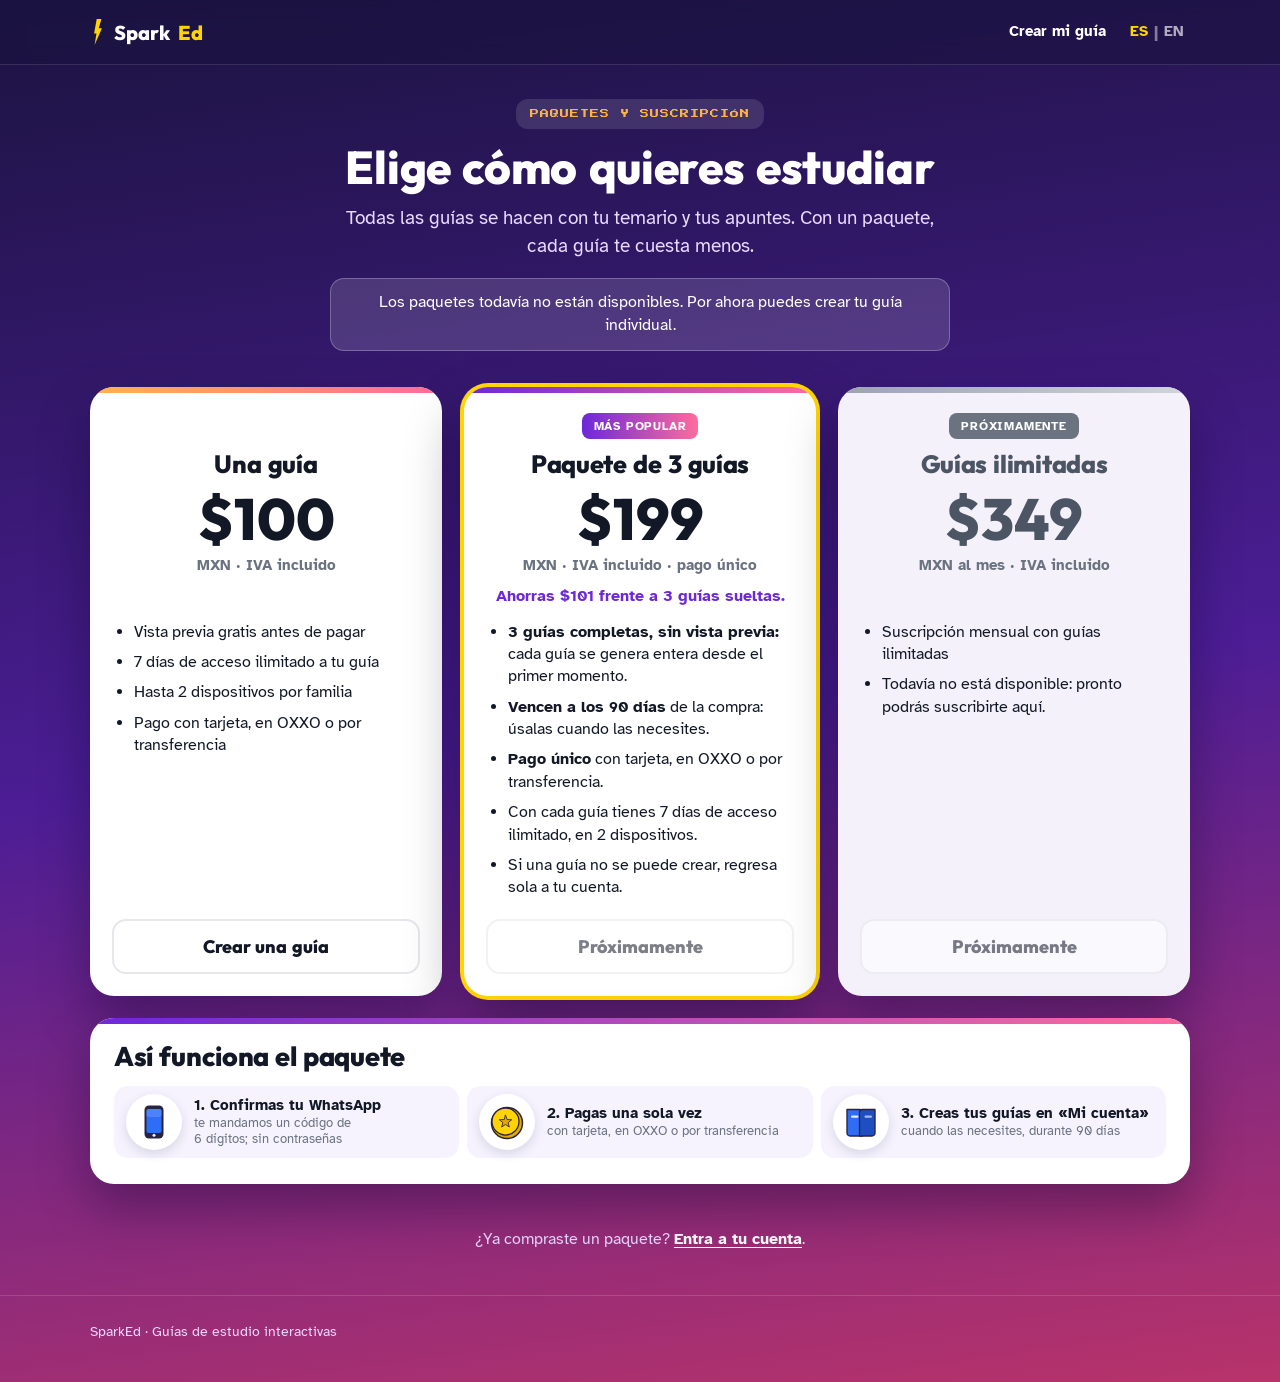
<file: sparked/paquetes.html>
<!doctype html>
<html lang="es" data-paleta="civica_morado">
<head>
<meta charset="utf-8">
<meta name="viewport" content="width=device-width, initial-scale=1">
<meta name="theme-color" content="#FFD400">
<meta property="og:title" content="SparkEd · Paquetes y suscripción">
<meta property="og:description" content="Compara una guía, el paquete de 3 guías y la suscripción mensual de SparkEd.">
<meta property="og:image" content="https://sparkeducation-mx.com/sparked/img/og-sparky.png">
<meta property="og:image:width" content="1200">
<meta property="og:image:height" content="630">
<meta name="twitter:card" content="summary_large_image">
<link rel="icon" type="image/png" sizes="48x48" href="img/iconos/sparky-48.png">
<link rel="icon" type="image/png" sizes="192x192" href="img/iconos/sparky-192.png">
<link rel="apple-touch-icon" sizes="180x180" href="img/iconos/sparky-180.png">
<link rel="manifest" href="app.webmanifest">
<!-- Letras: se piden aquí, al mismo tiempo que las hojas de estilo (como en las demás páginas del sitio). -->
<link rel="preconnect" href="https://fonts.googleapis.com">
<link rel="preconnect" href="https://fonts.gstatic.com" crossorigin>
<link rel="stylesheet" href="https://fonts.googleapis.com/css2?family=Outfit:wght@700;800&amp;family=Bricolage+Grotesque:opsz,wght@12..96,600;12..96,800&amp;family=Atkinson+Hyperlegible:ital,wght@0,400;0,700;1,400&amp;family=Press+Start+2P&amp;display=swap">
<link rel="stylesheet" href="css/base.css">
<link rel="stylesheet" href="css/sitio.css">
<script>/* Idioma: si el visitante eligió inglés, se oculta la página un instante mientras idioma.js traduce (evita ver el español). */try{var l=new URLSearchParams(location.search).get("lang")||localStorage.getItem("sparked_idioma");if(l==="en"){document.documentElement.lang="en";document.documentElement.classList.add("i18n-cargando");setTimeout(function(){document.documentElement.classList.remove("i18n-cargando")},2500)}}catch(e){}</script>
<title data-i18n="titulo.paquetes">SparkEd · Paquetes y suscripción</title>
</head>
<body class="sitio">
<header class="cab"><div class="contenedor">
  <a class="marca" href="index.html"><svg class="rayo" viewBox="0 0 60 100"><polygon points="25,0 43,0 33,36 45,36 17,100 24,56 15,56" fill="#FFD400"/></svg>Spark<span>Ed</span></a>
  <nav><a class="nav-crear" href="crear.html" data-i18n="nav.crear">Crear mi guía</a><a href="cuenta.html" data-cuenta hidden data-i18n="nav.entrar">Entrar</a><span class="idioma" role="group" aria-label="Idioma" data-i18n-attr="aria-label:nav.idioma"><button type="button" data-idioma="es" lang="es" aria-pressed="true">ES</button><span aria-hidden="true">|</span><button type="button" data-idioma="en" lang="en" aria-pressed="false">EN</button></span></nav>
</div></header>

<main>
<section class="planes-cab"><div class="contenedor">
  <span class="pildora-sello" data-i18n="paq.sello">PAQUETES Y SUSCRIPCIÓN</span>
  <h1 data-i18n="paq.titulo">Elige cómo quieres estudiar</h1>
  <p data-i18n="paq.texto">Todas las guías se hacen con tu temario y tus apuntes. Con un paquete, cada guía te cuesta menos.</p>
  <div class="aviso-planes" data-sin-paquete hidden data-i18n="paq.no_disponible">Los paquetes todavía no están disponibles. Por ahora puedes crear tu guía individual.</div>
</div></section>

<section class="contenedor"><div class="planes">
  <article class="plan" style="--c:#FFB347;--c2:#FF6B9D">
    <span class="cinta vacia" aria-hidden="true">·</span>
    <h2 data-i18n="paq.una_t">Una guía</h2>
    <div class="monto"><span id="precio-una">$100</span><small data-i18n="paq.iva">MXN · IVA incluido</small></div>
    <div class="ahorro-linea" aria-hidden="true"></div>
    <ul>
      <li data-i18n="paq.una_1">Vista previa gratis antes de pagar</li>
      <li data-i18n="paq.una_2">7 días de acceso ilimitado a tu guía</li>
      <li data-i18n="paq.una_3">Hasta 2 dispositivos por familia</li>
      <li data-i18n="paq.una_4">Pago con tarjeta, en OXXO o por transferencia</li>
    </ul>
    <a class="boton linea" href="crear.html" data-i18n="paq.una_boton">Crear una guía</a>
  </article>

  <article class="plan destacado" style="--c:#6d28d9;--c2:#FF6B9D">
    <span class="cinta" data-i18n="paq.popular">Más popular</span>
    <h2 id="tres-t" data-i18n="paq.tres_t" data-i18n-vars='{"guias":3}'>Paquete de 3 guías</h2>
    <div class="monto"><span id="precio-tres">$199</span><small data-i18n="paq.tres_sub">MXN · IVA incluido · pago único</small></div>
    <div class="ahorro-linea" id="tres-ahorro" data-i18n="paq.tres_ahorro" data-i18n-vars='{"ahorro":101,"guias":3}'>Ahorras $101 frente a 3 guías sueltas.</div>
    <ul>
      <li id="tres-1" data-i18n="paq.tres_1" data-i18n-vars='{"guias":3}'><b>3 guías completas, sin vista previa:</b> cada guía se genera entera desde el primer momento.</li>
      <li id="tres-2" data-i18n="paq.tres_2" data-i18n-vars='{"dias":90}'><b>Vencen a los 90 días</b> de la compra: úsalas cuando las necesites.</li>
      <li data-i18n="paq.tres_3"><b>Pago único</b> con tarjeta, en OXXO o por transferencia.</li>
      <li data-i18n="paq.tres_4">Con cada guía tienes 7 días de acceso ilimitado, en 2 dispositivos.</li>
      <li data-i18n="paq.tres_5">Si una guía no se puede crear, regresa sola a tu cuenta.</li>
    </ul>
    <a class="boton" id="comprar" href="cuenta.html?comprar=paquete3" data-paquete hidden data-i18n="paq.tres_boton" data-i18n-vars='{"precio":199}'>Comprar paquete · $199</a>
    <button class="boton linea" type="button" disabled data-sin-paquete data-i18n="paq.proximamente">Próximamente</button>
  </article>

  <article class="plan pronto" id="plan-ilim" style="--c:#9ca3af;--c2:#d1d5db">
    <span class="cinta gris" id="ilim-cinta" data-i18n="paq.proximamente">Próximamente</span>
    <h2 data-i18n="paq.ilim_t">Guías ilimitadas</h2>
    <div class="monto"><span id="precio-ilim">$349</span><small data-i18n="paq.ilim_sub">MXN al mes · IVA incluido</small></div>
    <div class="ahorro-linea" aria-hidden="true"></div>
    <ul id="ilim-lista">
      <li data-i18n="paq.ilim_1">Suscripción mensual con guías ilimitadas</li>
      <li data-i18n="paq.ilim_2">Todavía no está disponible: pronto podrás suscribirte aquí.</li>
    </ul>
    <button class="boton linea" type="button" disabled id="ilim-pronto" data-i18n="paq.proximamente">Próximamente</button>
    <a class="boton" id="ilim-boton" href="cuenta.html?suscribir=1" hidden data-i18n="paq.ilim_boton">Suscribirme</a>
  </article>
</div></section>

<section class="contenedor servicios unico">
  <article class="servicio" style="--c:#6d28d9;--c2:#FF6B9D;--fondo-paso:#f6f3ff">
    <h2 data-i18n="paq.como_t">Así funciona el paquete</h2>
    <div class="pasos3">
      <div class="paso"><div class="dib"><span data-sprite="telefono" data-escala="5"></span></div><div data-i18n="paq.paso1">1. Confirmas tu WhatsApp<small>te mandamos un código de 6 dígitos; sin contraseñas</small></div></div>
      <div class="paso"><div class="dib"><span data-sprite="moneda" data-escala="5"></span></div><div data-i18n="paq.paso2">2. Pagas una sola vez<small>con tarjeta, en OXXO o por transferencia</small></div></div>
      <div class="paso"><div class="dib"><span data-sprite="libro" data-escala="5"></span></div><div id="paso3" data-i18n="paq.paso3" data-i18n-vars='{"dias":90}'>3. Creas tus guías en «Mi cuenta»<small>cuando las necesites, durante 90 días</small></div></div>
    </div>
  </article>
</section>
<p class="planes-pie contenedor" data-i18n="paq.ya_tengo">¿Ya compraste un paquete? <a href="cuenta.html">Entra a tu cuenta</a>.</p>
</main>

<footer class="pie"><div class="contenedor"><span data-i18n="pie">SparkEd · Guías de estudio interactivas</span></div></footer>

<script type="module">
import { pintarSprites } from "./js/sitio.js";
import { poner } from "./js/idioma.js";
import { mostrarPaquete } from "./js/cuenta.js";
pintarSprites();
// Precios, guías y días vienen del servidor (GET /paquete/info). Si el paquete está apagado, su botón dice «Próximamente».
const $ = (s) => document.querySelector(s);
const info = await mostrarPaquete(document, true);
if (info) {
  const { precio, guias, dias } = info, una = Number(info.precio_guia) || 100, ahorro = una * guias - precio;
  $("#precio-una").textContent = "$" + una;
  $("#precio-tres").textContent = "$" + precio;
  if (info.suscripcion?.precio) $("#precio-ilim").textContent = "$" + info.suscripcion.precio;
  poner($("#tres-t"), "paq.tres_t", { guias });
  poner($("#tres-1"), "paq.tres_1", { guias });
  poner($("#tres-2"), "paq.tres_2", { dias });
  poner($("#paso3"), "paq.paso3", { dias });
  poner($("#comprar"), "paq.tres_boton", { precio });
  const linea = $("#tres-ahorro");
  if (ahorro > 0) poner(linea, "paq.tres_ahorro", { ahorro, guias }); else { delete linea.dataset.i18n; linea.textContent = ""; }
  // Suscripción mensual: la tarjeta solo se enciende cuando el servidor dice que está abierta AL PÚBLICO (hoy no lo
  // está: sigue en «Próximamente»). Con la lista de probadores no cambia nada aquí: ellos la ven en «Mi cuenta».
  if (info.suscripcion?.disponible === true) {
    const plan = $("#plan-ilim"), cinta = $("#ilim-cinta");
    plan.classList.remove("pronto"); plan.style.setProperty("--c", "#0ea5e9"); plan.style.setProperty("--c2", "#6d28d9");
    cinta.classList.remove("gris"); poner(cinta, "paq.ilim_prueba", { dias: info.suscripcion.prueba_dias ?? 7 });
    $("#ilim-lista").innerHTML = ["paq.ilim_b1", "paq.ilim_b2", "paq.ilim_b3"].map((k) => `<li data-i18n="${k}"></li>`).join("");
    $("#ilim-lista").querySelectorAll("li").forEach((li) => poner(li, li.dataset.i18n));
    $("#ilim-pronto").hidden = true; $("#ilim-boton").hidden = false;
  }
}
</script>
<script type="module" src="js/sin-internet.js"></script>
</body>
</html>
</file>
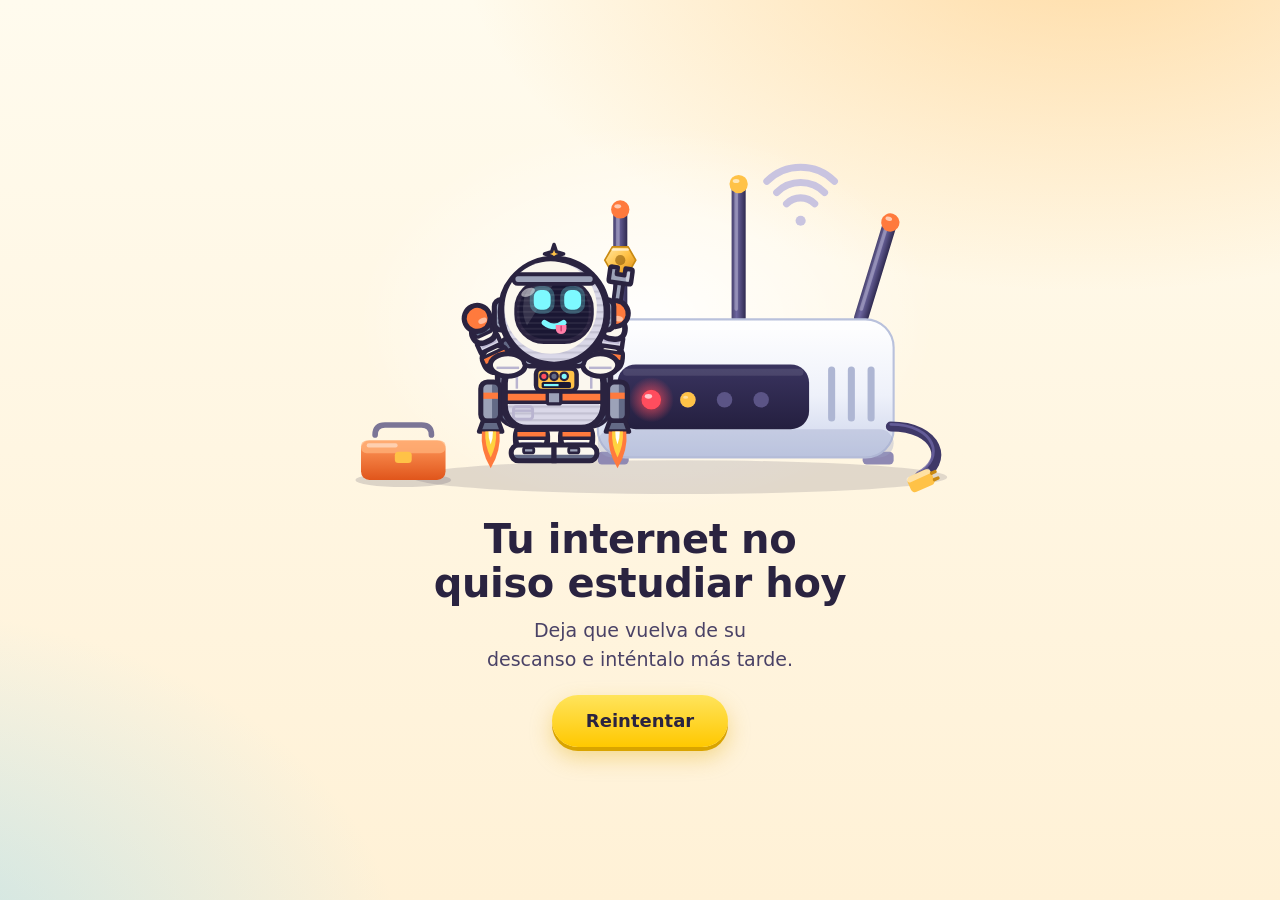
<file: sparked/sin-internet.html>
<!doctype html>
<html lang="es">
<head>
<meta charset="utf-8">
<meta name="viewport" content="width=device-width, initial-scale=1">
<meta name="robots" content="noindex">
<meta name="theme-color" content="#FFD400">
<link rel="icon" href="data:,">
<title>Sin conexión · SparkEd</title>
<!-- Página autocontenida: la guarda el service worker (sw.js) y se muestra cuando no hay internet. Cero peticiones de red. -->
<style>
html,body{height:100%;margin:0}
.si-pagina{box-sizing:border-box;margin:0;min-height:100%;display:flex;flex-direction:column;align-items:center;justify-content:center;padding:20px 20px 32px;text-align:center;color:#2A2340;font-family:system-ui,-apple-system,"Segoe UI",Roboto,"Helvetica Neue",Arial,sans-serif;background:radial-gradient(900px 520px at 85% -8%,rgba(255,179,71,.45),rgba(255,179,71,0) 70%),radial-gradient(760px 520px at -10% 108%,rgba(125,211,252,.45),rgba(125,211,252,0) 70%),linear-gradient(180deg,#FFFBEE,#FFF1D6);-webkit-text-size-adjust:100%}
.si-pagina *{box-sizing:border-box}
.si-escena{display:block;width:min(100%,620px);height:auto;margin:0 auto -4px;overflow:visible}
.si-titulo{margin:4px 0 10px;max-width:16em;font-size:clamp(26px,7vw,40px);line-height:1.12;font-weight:800;letter-spacing:-.01em;text-wrap:balance}
.si-texto{margin:0 0 22px;max-width:26em;font-size:clamp(16px,4.4vw,19px);line-height:1.5;color:#4A4266;text-wrap:balance}
.si-boton{appearance:none;border:0;cursor:pointer;font:800 18px/1 system-ui,-apple-system,"Segoe UI",Roboto,Arial,sans-serif;color:#2A2340;padding:16px 34px;border-radius:999px;background:linear-gradient(180deg,#FFE45C,#FFC800);box-shadow:0 4px 0 #D9A400,0 10px 22px rgba(224,168,0,.38);min-height:52px;touch-action:manipulation;-webkit-tap-highlight-color:transparent;transition:transform .12s ease,box-shadow .12s ease}
.si-boton:hover{transform:translateY(-1px)}
.si-boton:active{transform:translateY(3px);box-shadow:0 1px 0 #D9A400,0 4px 10px rgba(224,168,0,.38)}
.si-boton:focus-visible{outline:3px solid #2F6DF6;outline-offset:3px}
.si-estado{min-height:1.4em;margin:12px 0 0;font-size:15px;color:#6B6490}
.si-sacude{animation:si-sacude .4s ease}
@keyframes si-sacude{20%{transform:translateX(-6px)}45%{transform:translateX(6px)}70%{transform:translateX(-3px)}}

/* Transformaciones de las piezas del dibujo */
.si-vec{overflow:visible}
.si-vec .sk-giro,.si-vec .sk-centro,.si-vec .sk-sombra{transform-box:fill-box;transform-origin:center}
.si-vec .sk-cuerpo,.si-vec .sk-pie{transform-box:fill-box;transform-origin:50% 100%}
.si-vec .sk-arriba{transform-box:fill-box;transform-origin:50% 0}
.si-antena,.si-tuerca,.si-gota,.si-chispa,.si-cable,.si-onda{transform-box:fill-box}
.si-antena{transform-origin:50% 100%}
.si-tuerca{transform-origin:50% 50%}
.si-chispa{transform-origin:50% 50%;opacity:0}
.si-gota{opacity:0;transform:translate(121px,128px)}
.si-wifi{color:#C9C4E0;stroke:#C9C4E0}
.si-halo-verde,.si-led-verde{opacity:0}

/* Movimiento: bucle de 5 s (la llave y las llamas de Sparky van a su propio ritmo, corto) */
@media (prefers-reduced-motion:no-preference){
  .si-anima .sk-cuerpo{animation:si-flotar 1.25s ease-in-out infinite}
  .si-anima .sk-ala-a{animation:si-ala .5s ease-in-out infinite alternate}
  .si-anima .sk-pierna-a{animation:si-patalear .36s ease-in-out infinite alternate}
  .si-anima .sk-pierna-b{animation:si-patalear .36s ease-in-out -.18s infinite alternate}
  .si-anima .sk-llave{animation:si-llave .5s ease-in-out infinite alternate}
  .si-anima .sk-llama{animation:si-llama .13s ease-in-out infinite alternate}
  .si-anima .sk-llama-b{animation-delay:-.07s}
  .si-anima .sk-chispa-llave{animation:si-chispa-llave 1s ease-out infinite}
  .si-anima .sk-chispa-llave-2{animation-delay:.5s}
  .si-anima .sk-chispa-llave-3{animation-delay:.25s}
  .si-anima .led-ojo{animation:si-pestaneo 5s ease-in-out infinite}
  .si-tuerca{animation:si-tuerca .5s ease-in-out infinite alternate}
  .si-antena-1{animation:si-antena 2.5s ease-in-out infinite}
  .si-antena-2{animation:si-antena 5s ease-in-out -1.2s infinite}
  .si-antena-3{animation:si-antena 2.5s ease-in-out -.9s infinite reverse}
  .si-led-rojo,.si-halo-rojo{animation:si-parpadeo 1s ease-in-out infinite}
  .si-led-ambar{animation:si-ambar 2.5s steps(1) infinite}
  .si-led-verde,.si-halo-verde{animation:si-intento 5s linear infinite}
  .si-onda{animation:si-onda 5s linear infinite}
  .si-onda-2{animation-delay:.12s}
  .si-onda-3{animation-delay:.24s}
  .si-chispa{animation:si-chispa 2.5s ease-out infinite}
  .si-chispa-2{animation-delay:.8s}
  .si-chispa-3{animation-delay:1.55s}
  .si-gota{animation:si-gota 5s ease-in infinite}
  .si-cable{transform-origin:0 0;animation:si-cable 2.5s ease-in-out infinite}
}
@keyframes si-flotar{50%{transform:translateY(-.55px)}}
@keyframes si-ala{from{transform:rotate(-7deg)}to{transform:rotate(7deg)}}
@keyframes si-patalear{from{transform:translateY(-.15px) rotate(-5deg)}to{transform:translateY(.1px) rotate(5deg)}}
@keyframes si-llave{from{transform:rotate(-11deg)}to{transform:rotate(11deg)}}
@keyframes si-llama{from{transform:scale(.9,.78);opacity:.85}to{transform:scale(1.06,1.12);opacity:1}}
@keyframes si-chispa-llave{0%,100%{opacity:0;transform:scale(.3)}12%{opacity:1;transform:scale(1.2)}45%{opacity:0;transform:scale(.8) translateY(-.5px)}}
@keyframes si-pestaneo{0%,90%,100%{transform:scaleY(1)}94%{transform:scaleY(.12)}}
@keyframes si-tuerca{from{transform:rotate(-14deg)}to{transform:rotate(14deg)}}
@keyframes si-antena{0%,100%{transform:rotate(-2.2deg)}50%{transform:rotate(2.2deg)}}
@keyframes si-parpadeo{0%,100%{opacity:1}50%{opacity:.18}}
@keyframes si-ambar{0%{opacity:1}50%{opacity:.25}}
@keyframes si-intento{0%,58%{opacity:0}62%,67%{opacity:1}70%{opacity:0}73%,80%{opacity:1}84%,100%{opacity:0}}
@keyframes si-onda{0%,58%{stroke:#C9C4E0}62%,67%{stroke:#2BB673}70%{stroke:#C9C4E0}73%,80%{stroke:#2BB673}84%,100%{stroke:#C9C4E0}}
@keyframes si-chispa{0%,100%{opacity:0;transform:scale(.3)}10%{opacity:1;transform:scale(1.15) rotate(12deg)}40%{opacity:0;transform:scale(.7) rotate(40deg)}}
@keyframes si-gota{0%,18%{opacity:0;transform:translate(121px,128px)}26%{opacity:1;transform:translate(121px,132px)}48%{opacity:.9;transform:translate(119px,158px)}55%,100%{opacity:0;transform:translate(119px,172px)}}
@keyframes si-cable{0%,100%{transform:rotate(0)}50%{transform:rotate(1.6deg)}}
@media (prefers-reduced-motion:reduce){
  .si-led-rojo,.si-halo-rojo{opacity:1}
  .si-gota{opacity:.9;transform:translate(121px,140px)}
  .si-chispa-1{opacity:1}
}
</style>
</head>
<body class="si-pagina">
<svg class="si-escena" viewBox="0 0 440 290" xmlns="http://www.w3.org/2000/svg" role="img" aria-hidden="true" focusable="false">
<defs>
<linearGradient id="si-cuerpo" x1="0" y1="0" x2="0" y2="1"><stop offset="0" stop-color="#FFFFFF"/><stop offset=".55" stop-color="#EEF1FA"/><stop offset="1" stop-color="#CBD3EA"/></linearGradient>
<linearGradient id="si-lado" x1="0" y1="0" x2="1" y2="0"><stop offset="0" stop-color="#C3CBE4"/><stop offset=".5" stop-color="#F6F8FD"/><stop offset="1" stop-color="#B7C0DC"/></linearGradient>
<linearGradient id="si-panel" x1="0" y1="0" x2="0" y2="1"><stop offset="0" stop-color="#3A3460"/><stop offset="1" stop-color="#241F3F"/></linearGradient>
<linearGradient id="si-antena" x1="0" y1="0" x2="1" y2="0"><stop offset="0" stop-color="#4A4470"/><stop offset=".35" stop-color="#6D66A0"/><stop offset="1" stop-color="#2F2A50"/></linearGradient>
<linearGradient id="si-tuerca" x1="0" y1="0" x2="1" y2="1"><stop offset="0" stop-color="#FFE9A8"/><stop offset=".5" stop-color="#FFC247"/><stop offset="1" stop-color="#D98A14"/></linearGradient>
<linearGradient id="si-caja" x1="0" y1="0" x2="0" y2="1"><stop offset="0" stop-color="#FF9A5C"/><stop offset="1" stop-color="#E0551B"/></linearGradient>
<radialGradient id="si-foco" cx=".5" cy=".5" r=".5"><stop offset="0" stop-color="#FFFFFF" stop-opacity=".95"/><stop offset="1" stop-color="#FFFFFF" stop-opacity="0"/></radialGradient>
<radialGradient id="si-brillo-rojo" cx=".5" cy=".5" r=".5"><stop offset="0" stop-color="#FF4D5E" stop-opacity=".85"/><stop offset="1" stop-color="#FF4D5E" stop-opacity="0"/></radialGradient>
<radialGradient id="si-brillo-verde" cx=".5" cy=".5" r=".5"><stop offset="0" stop-color="#3DE08C" stop-opacity=".9"/><stop offset="1" stop-color="#3DE08C" stop-opacity="0"/></radialGradient>
</defs>

<ellipse cx="225" cy="150" rx="205" ry="138" fill="url(#si-foco)"/>
<ellipse cx="248" cy="262" rx="190" ry="12" fill="#2A2340" opacity=".14"/>

<!-- Caja de herramientas -->
<g class="si-caja">
  <ellipse cx="52" cy="264" rx="34" ry="5" fill="#2A2340" opacity=".16"/>
  <path d="M32 232 q0 -7 7 -7 h26 q7 0 7 7" fill="none" stroke="#7B7596" stroke-width="4" stroke-linecap="round"/>
  <rect x="22" y="236" width="60" height="28" rx="6" fill="url(#si-caja)"/>
  <rect x="22" y="236" width="60" height="9" rx="4" fill="#FFB27A" opacity=".75"/>
  <rect x="46" y="244" width="12" height="8" rx="2.5" fill="#FFC247"/>
  <rect x="26" y="238" width="22" height="3" rx="1.5" fill="#fff" opacity=".45"/>
</g>

<!-- Router -->
<g class="si-router">
  <!-- antenas -->
  <g class="si-antena si-antena-1"><rect x="201" y="70" width="10" height="84" rx="5" fill="url(#si-antena)"/><rect x="203" y="74" width="2.6" height="70" rx="1.3" fill="#fff" opacity=".28"/><circle cx="206" cy="72" r="6.5" fill="#FF7A3D"/><ellipse cx="204.2" cy="69.8" rx="2.4" ry="1.5" fill="#fff" opacity=".6"/></g>
  <g class="si-antena si-antena-2"><rect x="285" y="52" width="10" height="102" rx="5" fill="url(#si-antena)"/><rect x="287" y="56" width="2.6" height="88" rx="1.3" fill="#fff" opacity=".28"/><circle cx="290" cy="54" r="6.5" fill="#FFC247"/><ellipse cx="288.2" cy="51.8" rx="2.4" ry="1.5" fill="#fff" opacity=".6"/></g>
  <g transform="rotate(17 376 152)"><g class="si-antena si-antena-3"><rect x="371" y="76" width="10" height="78" rx="5" fill="url(#si-antena)"/><rect x="373" y="80" width="2.6" height="64" rx="1.3" fill="#fff" opacity=".28"/><circle cx="376" cy="78" r="6.5" fill="#FF7A3D"/><ellipse cx="374.2" cy="75.8" rx="2.4" ry="1.5" fill="#fff" opacity=".6"/></g></g>
  <!-- cuerpo -->
  <rect x="190" y="244" width="22" height="9" rx="3" fill="#8F89B3"/><rect x="378" y="244" width="22" height="9" rx="3" fill="#8F89B3"/>
  <rect x="190" y="150" width="210" height="98" rx="20" fill="url(#si-cuerpo)"/>
  <rect x="190" y="150" width="210" height="98" rx="20" fill="none" stroke="#B9C1DC" stroke-width="1.5"/>
  <path d="M206 156 h178" stroke="#fff" stroke-width="3" stroke-linecap="round" opacity=".9"/>
  <rect x="190" y="228" width="210" height="20" rx="10" fill="#9AA3C6" opacity=".35"/>
  <!-- panel de luces -->
  <rect x="204" y="182" width="136" height="46" rx="13" fill="url(#si-panel)"/>
  <rect x="208" y="185" width="128" height="5" rx="2.5" fill="#fff" opacity=".1"/>
  <g class="si-leds">
    <circle cx="228" cy="207" r="16" fill="url(#si-brillo-rojo)" class="si-halo-rojo"/>
    <circle cx="228" cy="207" r="16" fill="url(#si-brillo-verde)" class="si-halo-verde"/>
    <circle cx="228" cy="207" r="7" fill="#7A2430"/>
    <circle cx="228" cy="207" r="7" fill="#FF4D5E" class="si-led-rojo"/>
    <circle cx="228" cy="207" r="7" fill="#3DE08C" class="si-led-verde"/>
    <ellipse cx="226" cy="204.6" rx="2.6" ry="1.7" fill="#fff" opacity=".7"/>
    <circle cx="254" cy="207" r="5.5" fill="#5B5486"/><circle cx="254" cy="207" r="5.5" fill="#FFC247" class="si-led-ambar"/>
    <circle cx="280" cy="207" r="5.5" fill="#5B5486"/><circle cx="306" cy="207" r="5.5" fill="#5B5486"/>
    <ellipse cx="252.4" cy="205.3" rx="1.8" ry="1.1" fill="#fff" opacity=".45"/>
  </g>
  <!-- rejilla -->
  <g stroke="#AEB6D3" stroke-width="5" stroke-linecap="round"><path d="M356 186 v34"/><path d="M370 186 v34"/><path d="M384 186 v34"/></g>
  <!-- wifi sin señal -->
  <g class="si-wifi" fill="none" stroke-linecap="round" stroke-width="5">
    <circle cx="334" cy="80" r="3.6" fill="currentColor" stroke="none"/>
    <path class="si-onda si-onda-1" d="M324 68 a14 14 0 0 1 20 0"/>
    <path class="si-onda si-onda-2" d="M317 60 a24 24 0 0 1 34 0"/>
    <path class="si-onda si-onda-3" d="M310 52 a34 34 0 0 1 48 0"/>
  </g>
</g>

<!-- Cable suelto -->
<g class="si-cable">
  <path d="M398 226 C432 226 440 252 418 262" fill="none" stroke="#3F3868" stroke-width="7" stroke-linecap="round"/>
  <path d="M398 224.5 C430 224.5 437 249 417 259" fill="none" stroke="#6C64A3" stroke-width="2" stroke-linecap="round" opacity=".8"/>
  <g transform="rotate(-24 418 264)"><rect x="410" y="259" width="18" height="12" rx="3" fill="#FFC247"/><rect x="410" y="259" width="18" height="4" rx="2" fill="#fff" opacity=".5"/><rect x="427" y="262" width="5" height="2.4" rx="1" fill="#C98A12"/><rect x="427" y="267" width="5" height="2.4" rx="1" fill="#C98A12"/></g>
  <g class="si-chispa si-chispa-1"><path d="M430 244 L431.838477631085 250.16152236891497 L438 252 L431.838477631085 253.83847763108503 L430 260 L428.161522368915 253.83847763108503 L422 252 L428.161522368915 250.16152236891497 Z" fill="#FFE680"/></g>
  <g class="si-chispa si-chispa-2"><path d="M436 262 L437.4142135623731 266.5857864376269 L442 268 L437.4142135623731 269.4142135623731 L436 274 L434.5857864376269 269.4142135623731 L430 268 L434.5857864376269 266.5857864376269 Z" fill="#FFC247"/></g>
  <g class="si-chispa si-chispa-3"><path d="M422 239 L423.2020815280171 242.79791847198288 L427 244 L423.2020815280171 245.20208152801712 L422 249 L420.7979184719829 245.20208152801712 L417 244 L420.7979184719829 242.79791847198288 Z" fill="#FFFFFF"/></g>
</g>

<!-- Tuerca que Sparky aprieta -->
<g class="si-tuerca"><polygon points="217,108 211.5,117.5 200.5,117.5 195,108 200.5,98.5 211.5,98.5" fill="url(#si-tuerca)" stroke="#C98A12" stroke-width="1.2" stroke-linejoin="round"/><circle cx="206" cy="108" r="3.6" fill="#8A5A0C" opacity=".6"/><path d="M200.5 100.5 h11" stroke="#fff" stroke-width="1.6" stroke-linecap="round" opacity=".6"/></g>

<!-- Sparky -->
<g class="si-anima si-sparky"><svg class="si-vec pose-arreglando" x="95" y="96" width="128" height="160" viewBox="0 0 16 20"><defs><pattern id="si-rayas" width="1" height=".6" patternUnits="userSpaceOnUse"><rect width="1" height=".2" fill="#2A2340" opacity=".13"/></pattern><pattern id="si-scan" width="1" height=".5" patternUnits="userSpaceOnUse"><rect width="1" height=".16" fill="#fff" opacity=".07"/></pattern></defs>
    
    
    <g class="sk-cuerpo"><rect x="-5" y="-2" width="26" height="21.3" fill="none"/>
    <rect x="3.3" y="8.5" width="1.2" height="1.4" rx=".5" fill="#636A86" stroke="#2A2340" stroke-width="0.4" stroke-linejoin="round" stroke-linecap="round"/><rect x="11.5" y="8.5" width="1.2" height="1.4" rx=".5" fill="#636A86" stroke="#2A2340" stroke-width="0.4" stroke-linejoin="round" stroke-linecap="round"/>
    <rect x="3" y="9.4" width="10" height="6.8" rx="1.8" fill="#9CA2B8" stroke="#2A2340" stroke-width="0.5" stroke-linejoin="round" stroke-linecap="round"/>
    <rect x="3.3" y="14" width="9.4" height="1.9" rx="1" fill="#636A86"/>
    <rect x="12" y="10.2" width=".6" height="1.5" rx=".25" fill="#FF4D5E"/><rect x="11.8" y="10" width="1" height="1.9" rx=".4" fill="#FF4D5E" opacity=".35"/>
    <rect x="1.5" y="12.3" width="1.75" height="3.5" rx=".6" fill="#9CA2B8"/>
  <rect x="2.5" y="12.3" width=".75" height="3.5" rx=".35" fill="#636A86"/>
  <rect x="1.5" y="13.25" width="1.75" height=".55" fill="#FF7A3D"/>
  <rect x="1.5" y="12.3" width="1.75" height="3.5" rx=".6" fill="none" stroke="#2A2340" stroke-width="0.45" stroke-linejoin="round" stroke-linecap="round"/>
  <path d="M1.7 15.75 h1.35 l.35 .95 h-2.05 z" fill="#636A86" stroke="#2A2340" stroke-width="0.4" stroke-linejoin="round" stroke-linecap="round"/><rect x="12.75" y="12.3" width="1.75" height="3.5" rx=".6" fill="#9CA2B8"/>
  <rect x="13.75" y="12.3" width=".75" height="3.5" rx=".35" fill="#636A86"/>
  <rect x="12.75" y="13.25" width="1.75" height=".55" fill="#FF7A3D"/>
  <rect x="12.75" y="12.3" width="1.75" height="3.5" rx=".6" fill="none" stroke="#2A2340" stroke-width="0.45" stroke-linejoin="round" stroke-linecap="round"/>
  <path d="M12.95 15.75 h1.35 l.35 .95 h-2.05 z" fill="#636A86" stroke="#2A2340" stroke-width="0.4" stroke-linejoin="round" stroke-linecap="round"/><g class="sk-arriba sk-llama sk-llama-a"><path d="M1.6 16.7 Q1.43 18.4 2.38 19.95 Q3.33 18.4 3.16 16.7 Z" fill="#FF7A3D"/><path d="M1.9 16.7 Q1.83 17.9 2.38 19 Q2.93 17.9 2.86 16.7 Z" fill="#FFD23F"/><path d="M2.18 16.7 Q2.16 17.3 2.38 17.85 Q2.6 17.3 2.58 16.7 Z" fill="#fff"/></g><g class="sk-arriba sk-llama sk-llama-b"><path d="M12.85 16.7 Q12.68 18.4 13.63 19.95 Q14.58 18.4 14.41 16.7 Z" fill="#FF7A3D"/><path d="M13.15 16.7 Q13.08 17.9 13.63 19 Q14.18 17.9 14.11 16.7 Z" fill="#FFD23F"/><path d="M13.43 16.7 Q13.41 17.3 13.63 17.85 Q13.85 17.3 13.83 16.7 Z" fill="#fff"/></g>
    <g class="sk-arriba sk-pierna sk-pierna-a">
    <rect x="4.6" y="16" width="2.8" height="2.6" rx="1.1" fill="#FBF7EE" stroke="#2A2340" stroke-width="0.5" stroke-linejoin="round" stroke-linecap="round"/>
    <rect x="4.6" y="16.6" width="2.8" height=".7" fill="#FF7A3D" stroke="#2A2340" stroke-width="0.3" stroke-linejoin="round" stroke-linecap="round"/>
    <line x1="5.1" y1="17.75" x2="6.8999999999999995" y2="17.75" stroke="#B9B4D0" stroke-width=".22"/><line x1="5.1" y1="18.1" x2="6.8999999999999995" y2="18.1" stroke="#B9B4D0" stroke-width=".22"/>
    <path d="M4.85 17.9 H8 V19.3 H4.85 a0.65 0.65 0 0 1 -0.65 -0.65 V18.55 a0.65 0.65 0 0 1 0.65 -0.65 z" fill="#FBF7EE"/>
    <path d="M4.47 18.75 H8 V19.3 H4.47 a0.27 0.27 0 0 1 -0.27 -0.27 V19.02 a0.27 0.27 0 0 1 0.27 -0.27 z" fill="#636A86"/>
    <path d="M4.85 17.9 H8 V19.3 H4.85 a0.65 0.65 0 0 1 -0.65 -0.65 V18.55 a0.65 0.65 0 0 1 0.65 -0.65 z" fill="none" stroke="#2A2340" stroke-width=".45" stroke-linejoin="miter" stroke-linecap="butt"/>
    <rect x="5.3" y="18.15" width=".9" height=".45" rx=".15" fill="#9CA2B8" stroke="#2A2340" stroke-width="0.25" stroke-linejoin="round" stroke-linecap="round"/></g><g class="sk-arriba sk-pierna sk-pierna-b">
    <rect x="8.6" y="16" width="2.8" height="2.6" rx="1.1" fill="#FBF7EE" stroke="#2A2340" stroke-width="0.5" stroke-linejoin="round" stroke-linecap="round"/>
    <rect x="8.6" y="16.6" width="2.8" height=".7" fill="#FF7A3D" stroke="#2A2340" stroke-width="0.3" stroke-linejoin="round" stroke-linecap="round"/>
    <line x1="9.1" y1="17.75" x2="10.899999999999999" y2="17.75" stroke="#B9B4D0" stroke-width=".22"/><line x1="9.1" y1="18.1" x2="10.899999999999999" y2="18.1" stroke="#B9B4D0" stroke-width=".22"/>
    <path d="M8 17.9 H11.15 a0.65 0.65 0 0 1 0.65 0.65 V18.65 a0.65 0.65 0 0 1 -0.65 0.65 H8 z" fill="#FBF7EE"/>
    <path d="M8 18.75 H11.53 a0.27 0.27 0 0 1 0.27 0.27 V19.03 a0.27 0.27 0 0 1 -0.27 0.27 H8 z" fill="#636A86"/>
    <path d="M8 17.9 H11.15 a0.65 0.65 0 0 1 0.65 0.65 V18.65 a0.65 0.65 0 0 1 -0.65 0.65 H8 z" fill="none" stroke="#2A2340" stroke-width=".45" stroke-linejoin="miter" stroke-linecap="butt"/>
    <rect x="9.299999999999999" y="18.15" width=".9" height=".45" rx=".15" fill="#9CA2B8" stroke="#2A2340" stroke-width="0.25" stroke-linejoin="round" stroke-linecap="round"/></g>
    <g class="sk-giro sk-ala-a"><rect x="-3.75" y="4.1" width="14" height="14" fill="none"/><g transform="rotate(155 3.25 11.1)">
  <rect x="2.1" y="10.9" width="2.3" height="2.3" rx="1" fill="#FBF7EE" stroke="#2A2340" stroke-width="0.5" stroke-linejoin="round" stroke-linecap="round"/>
  <rect x="2.1" y="11.85" width="2.3" height=".75" fill="#FF7A3D" stroke="#2A2340" stroke-width="0.3" stroke-linejoin="round" stroke-linecap="round"/>
  <rect x="2.25" y="13.05" width="2" height=".85" fill="#DAD8E8" stroke="#2A2340" stroke-width="0.4" stroke-linejoin="round" stroke-linecap="round"/>
  <line x1="2.5500000000000003" y1="13.48" x2="3.95" y2="13.48" stroke="#B9B4D0" stroke-width=".2"/>
  <rect x="2.2" y="13.75" width="2.1" height="1.75" rx=".8" fill="#FBF7EE" stroke="#2A2340" stroke-width="0.5" stroke-linejoin="round" stroke-linecap="round"/>
  <rect x="2.45" y="14.45" width="1.6" height=".8" rx=".22" fill="#636A86" stroke="#2A2340" stroke-width="0.3" stroke-linejoin="round" stroke-linecap="round"/><rect x="2.75" y="14.68" width="1" height=".35" fill="#7DF9FF"/>
  <circle cx="3.25" cy="16" r="1.15" fill="#FF7A3D" stroke="#2A2340" stroke-width="0.45" stroke-linejoin="round" stroke-linecap="round"/><ellipse cx="2.9000000000000004" cy="15.600000000000001" rx=".4" ry=".25" fill="#fff" opacity=".5"/>
</g></g><g class="sk-giro sk-llave"><rect x="3.45" y="1.8" width="18.6" height="18.6" fill="none"/><g transform="rotate(-172 12.75 11.1)"><rect x="12.42" y="16.3" width=".66" height="2.7" rx=".3" fill="#9CA2B8" stroke="#2A2340" stroke-width="0.35" stroke-linejoin="round" stroke-linecap="round"/>
  <path d="M11.75 18.95 q0 -.2 .2 -.2 h1.6 q.2 0 .2 .2 v.95 q0 .2 -.2 .2 h-.45 v-.6 h-.7 v.6 h-.45 q-.2 0 -.2 -.2 z" fill="#9CA2B8" stroke="#2A2340" stroke-width="0.4" stroke-linejoin="round" stroke-linecap="round"/>
  <rect x="11.95" y="18.95" width=".3" height=".9" rx=".15" fill="#fff" opacity=".45"/><g transform="rotate(0 12.75 11.1)">
  <rect x="11.6" y="10.9" width="2.3" height="2.3" rx="1" fill="#FBF7EE" stroke="#2A2340" stroke-width="0.5" stroke-linejoin="round" stroke-linecap="round"/>
  <rect x="11.6" y="11.85" width="2.3" height=".75" fill="#FF7A3D" stroke="#2A2340" stroke-width="0.3" stroke-linejoin="round" stroke-linecap="round"/>
  <rect x="11.75" y="13.05" width="2" height=".85" fill="#DAD8E8" stroke="#2A2340" stroke-width="0.4" stroke-linejoin="round" stroke-linecap="round"/>
  <line x1="12.049999999999999" y1="13.48" x2="13.45" y2="13.48" stroke="#B9B4D0" stroke-width=".2"/>
  <rect x="11.7" y="13.75" width="2.1" height="1.75" rx=".8" fill="#FBF7EE" stroke="#2A2340" stroke-width="0.5" stroke-linejoin="round" stroke-linecap="round"/>
  
  <circle cx="12.75" cy="16" r="1.15" fill="#FF7A3D" stroke="#2A2340" stroke-width="0.45" stroke-linejoin="round" stroke-linecap="round"/><ellipse cx="12.4" cy="15.600000000000001" rx=".4" ry=".25" fill="#fff" opacity=".5"/>
</g></g></g>
    <rect x="3.6" y="10.4" width="8.8" height="6" rx="2" fill="#FBF7EE"/>
    <rect x="3.6" y="13.9" width="8.8" height="2.5" rx="1.5" fill="#DAD8E8"/><rect x="3.6" y="13.9" width="8.8" height="2.5" rx="1.5" fill="url(#si-rayas)"/>
    <rect x="3.6" y="13.2" width="8.8" height=".9" fill="#FF7A3D" stroke="#2A2340" stroke-width="0.3" stroke-linejoin="round" stroke-linecap="round"/><rect x="7.4" y="13.05" width="1.2" height="1.2" rx=".2" fill="#9CA2B8" stroke="#2A2340" stroke-width="0.3" stroke-linejoin="round" stroke-linecap="round"/>
    <line x1="4.7" y1="11.3" x2="4.7" y2="12.9" stroke="#B9B4D0" stroke-width=".22"/><line x1="11.3" y1="11.3" x2="11.3" y2="12.9" stroke="#B9B4D0" stroke-width=".22"/>
    <rect x="4.4" y="14.5" width="1.7" height="1.1" rx=".25" fill="none" stroke="#B9B4D0" stroke-width=".25"/><line x1="4.4" y1="14.85" x2="6.1" y2="14.85" stroke="#B9B4D0" stroke-width=".22"/>
    <rect x="3.6" y="10.4" width="8.8" height="6" rx="2" fill="none" stroke="#2A2340" stroke-width="0.6" stroke-linejoin="round" stroke-linecap="round"/>
    <rect x="6.4" y="11.1" width="3.6" height="2" rx=".5" fill="#FFC247" stroke="#2A2340" stroke-width="0.4" stroke-linejoin="round" stroke-linecap="round"/>
    <circle cx="7.1" cy="11.8" r=".33" fill="#FF4D5E" stroke="#2A2340" stroke-width="0.2" stroke-linejoin="round" stroke-linecap="round"/><circle cx="8" cy="11.8" r=".33" fill="#636A86" stroke="#2A2340" stroke-width="0.2" stroke-linejoin="round" stroke-linecap="round"/><circle cx="8.9" cy="11.8" r=".33" fill="#7DF9FF" stroke="#2A2340" stroke-width="0.2" stroke-linejoin="round" stroke-linecap="round"/>
    <rect x="6.9" y="12.3" width="2.6" height=".55" rx=".15" fill="#1A1733"/><rect x="7.1" y="12.48" width="1.3" height=".2" fill="#7DF9FF"/>
    
    <ellipse cx="3.9" cy="10.8" rx="1.55" ry="1" fill="#FBF7EE" stroke="#2A2340" stroke-width="0.45" stroke-linejoin="round" stroke-linecap="round"/><ellipse cx="12.1" cy="10.8" rx="1.55" ry="1" fill="#FBF7EE" stroke="#2A2340" stroke-width="0.45" stroke-linejoin="round" stroke-linecap="round"/>
    <line x1="2.9" y1="11.05" x2="4.9" y2="11.05" stroke="#B9B4D0" stroke-width=".22"/><line x1="11.1" y1="11.05" x2="13.1" y2="11.05" stroke="#B9B4D0" stroke-width=".22"/>
    <g >
      <rect x="5.3" y="9.8" width="5.4" height="1.1" rx=".5" fill="#9CA2B8" stroke="#2A2340" stroke-width="0.4" stroke-linejoin="round" stroke-linecap="round"/>
      <line x1="8" y1="1.9" x2="8" y2="1.3" stroke="#2A2340" stroke-width="0.5" stroke-linejoin="round" stroke-linecap="round"/><path d="M8 0.09999999999999998 L8.212132034355964 0.7378679656440357 L8.85 0.95 L8.212132034355964 1.1621320343559642 L8 1.7999999999999998 L7.787867965644036 1.1621320343559642 L7.15 0.95 L7.787867965644036 0.7378679656440357 Z" fill="#FFC247" stroke="#2A2340" stroke-width="0.3" stroke-linejoin="round" stroke-linecap="round"/>
      <rect x="2.7" y="5" width="1.4" height="2.7" rx=".6" fill="#9CA2B8" stroke="#2A2340" stroke-width="0.45" stroke-linejoin="round" stroke-linecap="round"/><rect x="11.9" y="5" width="1.4" height="2.7" rx=".6" fill="#9CA2B8" stroke="#2A2340" stroke-width="0.45" stroke-linejoin="round" stroke-linecap="round"/>
      <circle cx="3.4" cy="5.85" r=".3" fill="#FF7A3D"/><circle cx="12.6" cy="5.85" r=".3" fill="#FF7A3D"/>
      <line x1="3" y1="6.65" x2="3.8" y2="6.65" stroke="#636A86" stroke-width=".2"/><line x1="3" y1="7.05" x2="3.8" y2="7.05" stroke="#636A86" stroke-width=".2"/><line x1="12.2" y1="6.65" x2="13" y2="6.65" stroke="#636A86" stroke-width=".2"/><line x1="12.2" y1="7.05" x2="13" y2="7.05" stroke="#636A86" stroke-width=".2"/>
      
      <circle cx="8" cy="6.1" r="4.7" fill="#DAD8E8" stroke="#2A2340" stroke-width="0.6" stroke-linejoin="round" stroke-linecap="round"/><circle cx="8" cy="6.1" r="4.7" fill="url(#si-rayas)"/>
      <circle cx="7.7" cy="5.7" r="4.1" fill="#FBF7EE"/>
      <rect x="4.7" y="3.4" width="6.6" height="5.3" rx="2.4" fill="#1A1733" stroke="#2A2340" stroke-width="0.45" stroke-linejoin="round" stroke-linecap="round"/><rect x="4.7" y="3.4" width="6.6" height="5.3" rx="2.4" fill="url(#si-scan)"/>
      <path d="M5.3 5.2 q.1 -1.3 1.3 -1.5 h1.3 l-2.3 3.6 q-.5 -1 -.3 -2.1 z" fill="#fff" opacity=".12"/>
      <g class="sk-cara"><g class="led-ojo"><rect x="5.8500000000000005" y="3.8000000000000003" width="2.2" height="2.45" rx="0.875" fill="#7DF9FF" opacity=".28"/><rect x="6.2" y="4.15" width="1.5" height="1.75" rx="0.6000000000000001" fill="#7DF9FF"/></g><g class="led-ojo"><rect x="8.55" y="3.8000000000000003" width="2.2" height="2.45" rx="0.875" fill="#7DF9FF" opacity=".28"/><rect x="8.9" y="4.15" width="1.5" height="1.75" rx="0.6000000000000001" fill="#7DF9FF"/></g><path d="M7.15 7.05 q.85 .65 1.7 0" fill="none" stroke="#7DF9FF" stroke-width="0.5" stroke-linecap="round" stroke-linejoin="round"/><path d="M8.15 7.25 h.95 v.32 a.475 .475 0 0 1 -.95 0 z" fill="#FF7FA8"/><path d="M8.63 7.35 v.42" stroke="#C93F6E" stroke-width=".13" stroke-linecap="round"/></g>
      <rect x="4.4" y="2.75" width="7.2" height=".85" rx=".4" fill="#9CA2B8" stroke="#2A2340" stroke-width="0.35" stroke-linejoin="round" stroke-linecap="round"/>
      <ellipse cx="5.7" cy="4.35" rx=".65" ry=".34" fill="#fff" opacity=".5" transform="rotate(-25 5.7 4.35)"/>
      
      
    </g>
    </g>
    <g class="sk-centro sk-chispa-llave sk-chispa-llave-1" opacity="0"><path d="M12.6 0.95 L12.741421356237309 1.3585786437626906 L13.15 1.5 L12.741421356237309 1.6414213562373094 L12.6 2.05 L12.45857864376269 1.6414213562373094 L12.049999999999999 1.5 L12.45857864376269 1.3585786437626906 Z" fill="#FFE680" stroke="#2A2340" stroke-width="0.22" stroke-linejoin="round" stroke-linecap="round"/></g><g class="sk-centro sk-chispa-llave sk-chispa-llave-2" opacity="0"><path d="M15.1 0.65 L15.25556349186104 1.0944365081389595 L15.7 1.25 L15.25556349186104 1.4055634918610405 L15.1 1.85 L14.94443650813896 1.4055634918610405 L14.5 1.25 L14.94443650813896 1.0944365081389595 Z" fill="#FFC247" stroke="#2A2340" stroke-width="0.22" stroke-linejoin="round" stroke-linecap="round"/></g><g class="sk-centro sk-chispa-llave sk-chispa-llave-3" opacity="0"><path d="M14.25 0.08000000000000002 L14.356066017177982 0.39393398282201786 L14.67 0.5 L14.356066017177982 0.6060660171779821 L14.25 0.9199999999999999 L14.143933982822018 0.6060660171779821 L13.83 0.5 L14.143933982822018 0.39393398282201786 Z" fill="#FFE680" stroke="#2A2340" stroke-width="0.22" stroke-linejoin="round" stroke-linecap="round"/></g></svg></g>

<!-- Gota de sudor -->
<g class="si-gota"><path d="M0 -8 C5 -1 6 3 0 6 C-6 3 -5 -1 0 -8 Z" fill="#7DD3FC"/><path d="M-1.6 -1.5 C-3 0 -3 2 -1.6 3" fill="none" stroke="#fff" stroke-width="1.3" stroke-linecap="round" opacity=".8"/></g>
</svg>
<h1 class="si-titulo" id="si-titulo">Tu internet no quiso estudiar hoy</h1>
<p class="si-texto" id="si-texto">Deja que vuelva de su descanso e inténtalo más tarde.</p>
<button type="button" class="si-boton" id="si-boton">Reintentar</button>
<p class="si-estado" id="si-estado" role="status" aria-live="polite"></p>
<script>
(function () {
  var en = false;
  try { var v = new URLSearchParams(location.search).get("lang") || localStorage.getItem("sparked_idioma"); en = v === "en"; } catch (e) {}
  var T = en
    ? { titulo: "Your internet didn't feel like studying today", texto: "Let it come back from its break and try again later.", boton: "Try again", probando: "Checking…", sigue: "Still offline.", doc: "Offline · SparkEd" }
    : { titulo: "Tu internet no quiso estudiar hoy", texto: "Deja que vuelva de su descanso e inténtalo más tarde.", boton: "Reintentar", probando: "Comprobando…", sigue: "Todavía sin conexión.", doc: "Sin conexión · SparkEd" };
  var $ = function (id) { return document.getElementById(id); };
  if (en) { document.documentElement.lang = "en"; document.title = T.doc; $("si-titulo").textContent = T.titulo; $("si-texto").textContent = T.texto; $("si-boton").textContent = T.boton; }

  // Si el service worker nos mostró en lugar de la página pedida, la dirección sigue siendo la pedida: recargar la intenta de nuevo.
  // Si alguien abre esta página directamente, "Reintentar" lleva al inicio del sitio.
  var directa = /\/sin-internet(\.html)?$/.test(location.pathname);
  function recargar() { if (directa) location.href = "index.html"; else location.reload(); }

  $("si-boton").addEventListener("click", function () {
    var b = $("si-boton"), e = $("si-estado");
    b.disabled = true; e.textContent = T.probando;
    var ctl = new AbortController(), t = setTimeout(function () { ctl.abort(); }, 6000);
    fetch("sin-internet.html?c=" + Date.now(), { method: "HEAD", cache: "no-store", signal: ctl.signal })
      .then(function () { clearTimeout(t); recargar(); })
      .catch(function () {
        clearTimeout(t); b.disabled = false; e.textContent = T.sigue;
        b.classList.remove("si-sacude"); void b.offsetWidth; b.classList.add("si-sacude");
      });
  });
  // Cuando vuelve la conexión, recarga sola (solo si esta página está siendo el "reemplazo" de otra).
  window.addEventListener("online", function () { if (!directa) location.reload(); });
})();
</script>
</body>
</html>
</file>
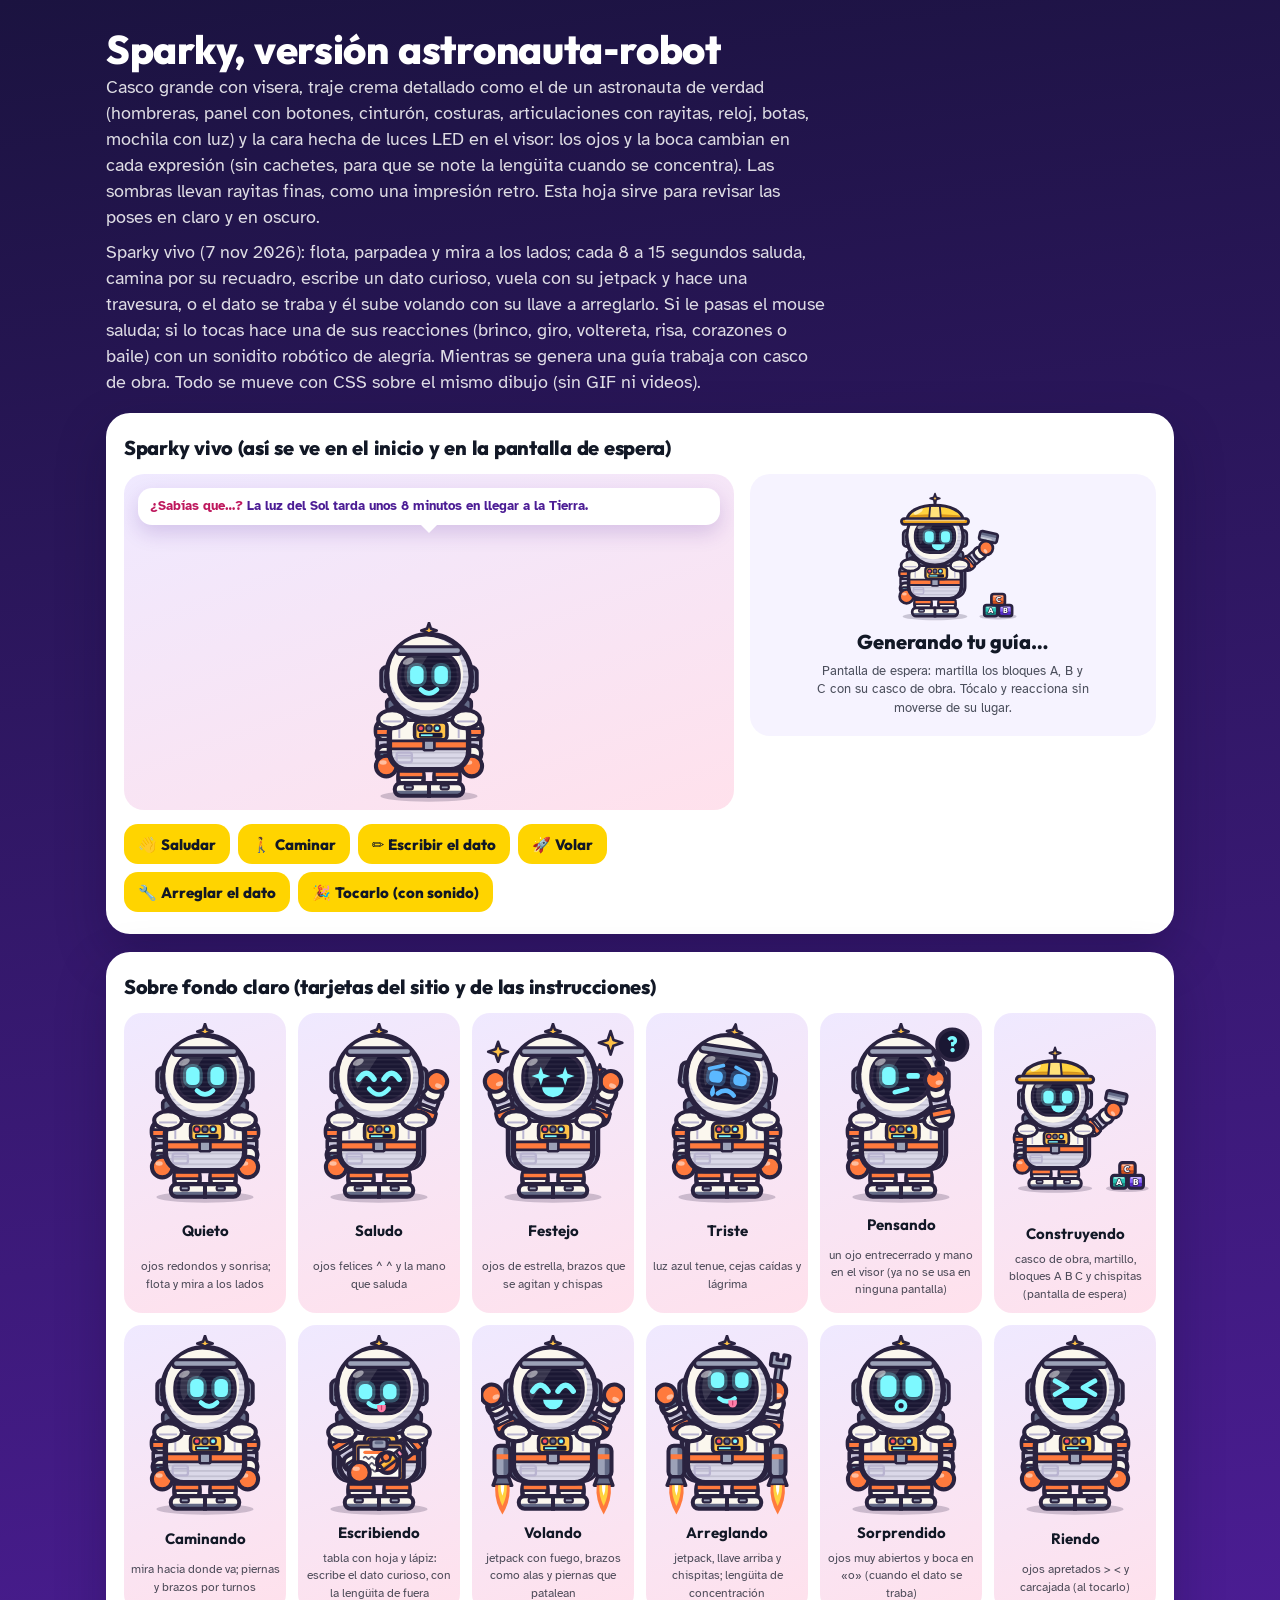
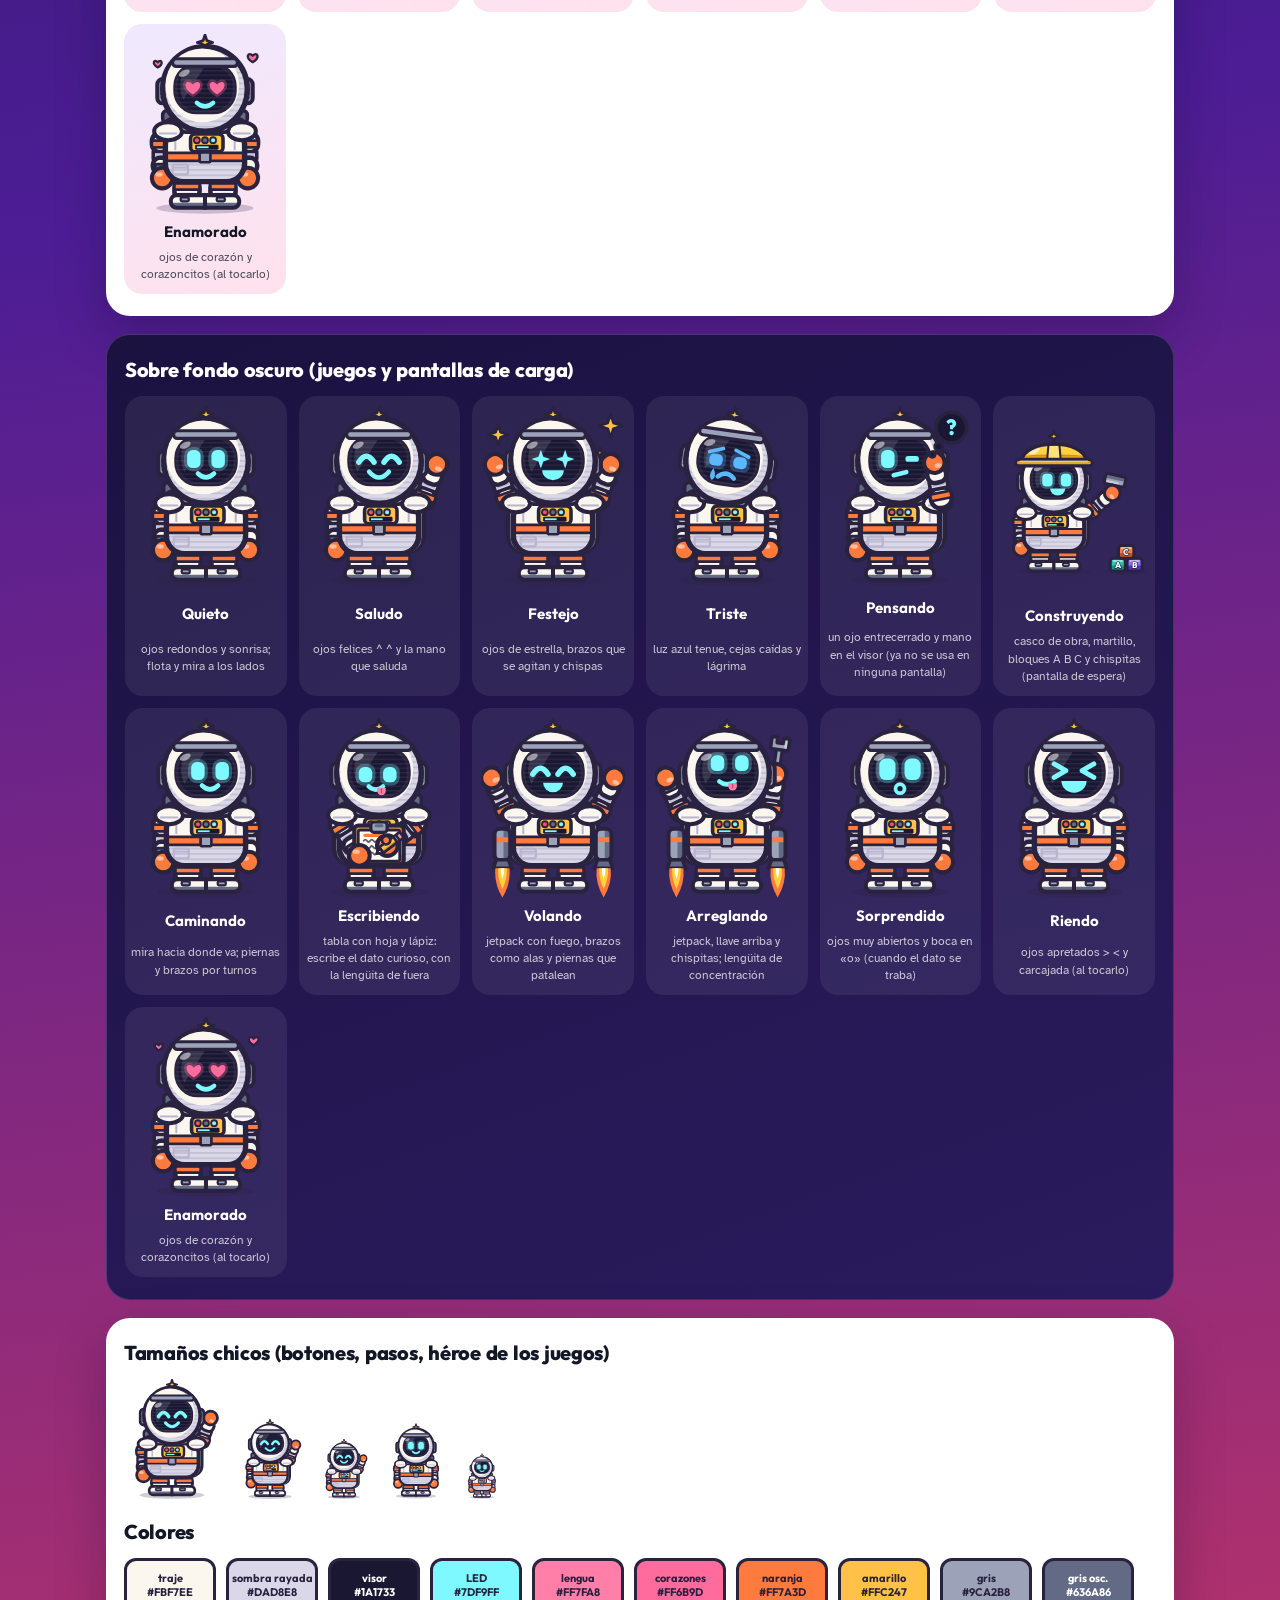
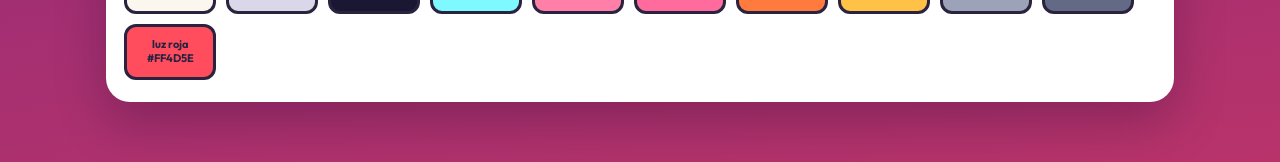
<file: sparked/sparky.html>
<!doctype html>
<html lang="es">
<head>
<meta charset="utf-8">
<meta name="viewport" content="width=device-width, initial-scale=1">
<title>Sparky · hoja de personaje · SparkEd</title>
<meta name="robots" content="noindex">
<link rel="icon" type="image/png" sizes="48x48" href="img/iconos/sparky-48.png">
<link rel="icon" type="image/png" sizes="192x192" href="img/iconos/sparky-192.png">
<link rel="apple-touch-icon" sizes="180x180" href="img/iconos/sparky-180.png">
<link rel="manifest" href="app.webmanifest">
<!-- Letras: antes iban con @import dentro de base.css (una petición detrás de otra); aquí se piden al mismo tiempo que las hojas de estilo (17 nov 2026). -->
<link rel="preconnect" href="https://fonts.googleapis.com">
<link rel="preconnect" href="https://fonts.gstatic.com" crossorigin>
<link rel="stylesheet" href="https://fonts.googleapis.com/css2?family=Outfit:wght@700;800&amp;family=Bricolage+Grotesque:opsz,wght@12..96,600;12..96,800&amp;family=Atkinson+Hyperlegible:ital,wght@0,400;0,700;1,400&amp;family=Press+Start+2P&amp;display=swap">
<link rel="stylesheet" href="css/base.css">
<link rel="stylesheet" href="css/sitio.css">
<style>
  .hoja { max-width: 1100px; margin: 0 auto; padding: 24px 16px 60px; display: grid; gap: 18px; }
  .hoja h1 { font: 800 clamp(26px, 5vw, 40px) var(--titulos); margin: 0; }
  .hoja p { margin: 0; opacity: .85; max-width: 60ch; }
  .panel { border-radius: 24px; padding: 22px 18px; display: grid; gap: 14px; }
  .panel.claro { background: #fff; color: var(--tinta); box-shadow: 0 20px 50px rgba(10, 4, 40, .25); }
  .panel.oscuro { background: linear-gradient(160deg, #1b1240, #2a1b5e); color: #fff; border: 1px solid rgba(255, 255, 255, .14); }
  .panel h2 { font: 800 20px var(--titulos); margin: 0; }
  .poses { display: grid; grid-template-columns: repeat(auto-fit, minmax(150px, 1fr)); gap: 12px; }
  .pose { display: grid; justify-items: center; gap: 8px; padding: 10px 6px; border-radius: 18px; }
  .claro .pose { background: linear-gradient(160deg, #efe9ff, #ffe1ec); }
  .oscuro .pose { background: rgba(255, 255, 255, .07); }
  .pose b { font: 700 15px var(--titulos); }
  .pose small { font-size: 12px; opacity: .75; text-align: center; }
  .chicos { display: flex; flex-wrap: wrap; gap: 18px; align-items: flex-end; }
  .paleta { display: flex; flex-wrap: wrap; gap: 10px; }
  .paleta i { display: grid; place-items: center; width: 92px; height: 56px; border-radius: 12px; font: 700 11px/1.2 var(--titulos); text-align: center; border: 3px solid #2A2340; color: #2A2340; }
  .vivos { display: grid; grid-template-columns: 1fr; gap: 16px; align-items: start; }
  .vivos .tarjeta-sparky { box-shadow: none; padding: 0; width: 100%; }
  .botones-vivo { display: flex; flex-wrap: wrap; gap: 8px; }
  .botones-vivo .boton { width: auto; box-shadow: none; }
  .espera-demo { display: grid; justify-items: center; gap: 8px; padding: 18px 12px; border-radius: 20px; background: #f6f3ff; text-align: center; }
  .espera-demo b { font: 800 20px var(--titulos); }
  .espera-demo small { font-size: 13px; opacity: .75; max-width: 34ch; }
  @media (min-width: 760px) { .vivos { grid-template-columns: 1.2fr .8fr; } }
</style>
</head>
<body class="sitio">
<main class="hoja">
  <div>
    <h1>Sparky, versión astronauta‑robot</h1>
    <p>Casco grande con visera, traje crema detallado como el de un astronauta de verdad (hombreras, panel con botones, cinturón, costuras, articulaciones con rayitas, reloj, botas, mochila con luz) y la cara hecha de luces LED en el visor: los ojos y la boca cambian en cada expresión (sin cachetes, para que se note la lengüita cuando se concentra). Las sombras llevan rayitas finas, como una impresión retro. Esta hoja sirve para revisar las poses en claro y en oscuro.</p>
    <p style="margin-top:8px">Sparky vivo (7 nov 2026): flota, parpadea y mira a los lados; cada 8 a 15 segundos saluda, camina por su recuadro, escribe un dato curioso, vuela con su jetpack y hace una travesura, o el dato se traba y él sube volando con su llave a arreglarlo. Si le pasas el mouse saluda; si lo tocas hace una de sus reacciones (brinco, giro, voltereta, risa, corazones o baile) con un sonidito robótico de alegría. Mientras se genera una guía trabaja con casco de obra. Todo se mueve con CSS sobre el mismo dibujo (sin GIF ni videos).</p>
  </div>
  <section class="panel claro"><h2>Sparky vivo (así se ve en el inicio y en la pantalla de espera)</h2>
    <div class="vivos">
      <div class="tarjeta-sparky"><div class="tile"><div class="sparky-sitio" id="vivo"></div><div class="burbuja"><b>¿Sabías que…?</b> <span id="vivo-dato">La luz del Sol tarda unos 8 minutos en llegar a la Tierra.</span></div></div>
        <div class="botones-vivo"><button class="boton chico" data-hacer="saludar">👋 Saludar</button><button class="boton chico" data-hacer="caminar">🚶 Caminar</button><button class="boton chico" data-hacer="escribir">✏️ Escribir el dato</button><button class="boton chico" data-hacer="volar">🚀 Volar</button><button class="boton chico" data-hacer="arreglar">🔧 Arreglar el dato</button><button class="boton chico" data-hacer="festejo">🎉 Tocarlo (con sonido)</button></div></div>
      <div class="espera-demo"><div id="obrero"></div><b>Generando tu guía…</b><small>Pantalla de espera: martilla los bloques A, B y C con su casco de obra. Tócalo y reacciona sin moverse de su lugar.</small></div>
    </div>
  </section>
  <section class="panel claro"><h2>Sobre fondo claro (tarjetas del sitio y de las instrucciones)</h2><div class="poses" id="claro"></div></section>
  <section class="panel oscuro"><h2>Sobre fondo oscuro (juegos y pantallas de carga)</h2><div class="poses" id="oscuro"></div></section>
  <section class="panel claro"><h2>Tamaños chicos (botones, pasos, héroe de los juegos)</h2><div class="chicos" id="chicos"></div>
    <h2 style="margin-top:6px">Colores</h2>
    <div class="paleta">
      <i style="background:#FBF7EE">traje<br>#FBF7EE</i><i style="background:#DAD8E8">sombra rayada<br>#DAD8E8</i><i style="background:#1A1733;color:#fff">visor<br>#1A1733</i><i style="background:#7DF9FF">LED<br>#7DF9FF</i><i style="background:#FF7FA8">lengua<br>#FF7FA8</i><i style="background:#FF6B9D">corazones<br>#FF6B9D</i><i style="background:#FF7A3D">naranja<br>#FF7A3D</i><i style="background:#FFC247">amarillo<br>#FFC247</i><i style="background:#9CA2B8">gris<br>#9CA2B8</i><i style="background:#636A86;color:#fff">gris osc.<br>#636A86</i><i style="background:#FF4D5E">luz roja<br>#FF4D5E</i>
    </div>
  </section>
</main>
<script type="module">
import { sparky, escalador } from "./js/arte.js";
import { sparkyVivo } from "./js/ui.js";
const POSES = [["quieto", "Quieto", "ojos redondos y sonrisa; flota y mira a los lados"], ["saludo", "Saludo", "ojos felices ^ ^ y la mano que saluda"], ["festejo", "Festejo", "ojos de estrella, brazos que se agitan y chispas"], ["triste", "Triste", "luz azul tenue, cejas caídas y lágrima"], ["pensando", "Pensando", "un ojo entrecerrado y mano en el visor (ya no se usa en ninguna pantalla)"], ["construyendo", "Construyendo", "casco de obra, martillo, bloques A B C y chispitas (pantalla de espera)"], ["caminando", "Caminando", "mira hacia donde va; piernas y brazos por turnos"], ["escribiendo", "Escribiendo", "tabla con hoja y lápiz: escribe el dato curioso, con la lengüita de fuera"], ["volando", "Volando", "jetpack con fuego, brazos como alas y piernas que patalean"], ["arreglando", "Arreglando", "jetpack, llave arriba y chispitas; lengüita de concentración"], ["sorprendido", "Sorprendido", "ojos muy abiertos y boca en «o» (cuando el dato se traba)"], ["riendo", "Riendo", "ojos apretados > < y carcajada (al tocarlo)"], ["enamorado", "Enamorado", "ojos de corazón y corazoncitos (al tocarlo)"]];
for (const id of ["claro", "oscuro"]) document.getElementById(id).innerHTML = POSES.map(([p, n, d]) => `<div class="pose sk-anima">${sparky(p, 9)}<b>${n}</b><small>${d}</small></div>`).join("");
document.getElementById("chicos").innerHTML = [6, 4, 3].map((e) => sparky("saludo", e)).join("") + escalador(5) + escalador(3);
// Sparky vivo con botones para ver cada comportamiento sin esperar el turno al azar.
let datos = [], i = 0;
const vivo = sparkyVivo(document.getElementById("vivo"), { escala: 9, burbuja: document.getElementById("vivo-dato"), siguienteDato: () => datos.length ? datos[i++ % datos.length].texto : "El pulpo tiene tres corazones y su sangre es azul." });
fetch("datos/curiosos.json").then((r) => r.json()).then((d) => { datos = d.sort(() => Math.random() - .5); }).catch(() => {});
document.querySelectorAll("[data-hacer]").forEach((b) => b.onclick = () => vivo.hacer(b.dataset.hacer));
sparkyVivo(document.getElementById("obrero"), { escala: 6, reposo: "construyendo", accesorios: "+casco+taller", acciones: [] });
</script>
</body>
</html>
</file>
<file: sparked/css/base.css>
/* SparkEd · sistema de diseño de la fase 2
   Paletas por materia (criterios sección 7), colores semánticos fijos, tipografías y piezas comunes.
   Una paleta se activa con data-paleta="historia_azul" en <html> o en cualquier contenedor.
   Las letras (Outfit, Bricolage Grotesque, Atkinson Hyperlegible y Press Start 2P) ya no se piden desde aquí con
   @import: cada página que usa esta hoja las pide en su <head> con <link> (17 nov 2026), para que con datos celulares
   lentos bajen al mismo tiempo que lo demás. Una página nueva que use esta hoja debe llevar ese mismo <link>. */

:root {
  /* identidad SparkEd */
  --amarillo: #FFD400;
  --tinta: #121826;
  --marino: #0b1f4b;
  /* dirección de arte "Synthwave Suave" (6 nov 2026): atardecer violeta a coral */
  --sw-noche: #1B1340; --sw-violeta: #4C1D95; --sw-coral: #B8336A;
  --violeta: #6d28d9; --rosa: #FF6B9D; --durazno: #FFB347;
  --degradado-sw: linear-gradient(172deg, #1B1340 0%, #4C1D95 52%, #B8336A 100%);
  --degradado-calido: linear-gradient(90deg, #FFB347, #FF6B9D);
  /* semánticos: siempre iguales */
  --ok: #16a34a; --ok-suave: #dcfce7; --ok-borde: #22c55e;
  --mal: #dc2626; --mal-suave: #fee2e2; --mal-borde: #ef4444;
  --oro: #f59e0b; --oro-suave: #fff7e0; --oro-borde: #f5b800;
  --cielo: #0ea5e9;
  --gris: #6b7280; --gris-suave: #f3f4f6; --borde: #e5e7eb;
  /* paleta por defecto (historia) */
  --p: #1d4ed8; --p2: #1e40af; --p-suave: #e8efff; --p-texto: #0b2a8a;
  --b1: #1d4ed8; --b2: #c2410c; --b3: #0f766e; --b4: #b91c1c;
  --fondo: #f6f8fc; --fondo-oscuro: #0d1b3d; --acento: #38bdf8;
  /* tipografía */
  --titulos: "Outfit", "Bricolage Grotesque", "Segoe UI", system-ui, sans-serif;
  --texto: "Atkinson Hyperlegible", "Segoe UI", system-ui, sans-serif;
  --pixel: "Press Start 2P", monospace;
  --radio: 18px;
  --sombra: 0 8px 22px rgba(20, 30, 60, .12);
}
[data-paleta="historia_azul"] { --p:#1d4ed8; --p2:#1e40af; --p-suave:#e8efff; --p-texto:#0b2a8a; --b1:#1d4ed8; --b2:#c2410c; --b3:#b91c1c; --b4:#4d7c0f; --b5:#0f766e; --fondo:#f6f8fc; --fondo-oscuro:#0d1b3d; --acento:#38bdf8; }
[data-paleta="espanol_rojo"]  { --p:#c62828; --p2:#7f1d1d; --p-suave:#ffe9e9; --p-texto:#7f1d1d; --b1:#c62828; --b2:#ea580c; --b3:#7f1d1d; --b4:#e11d48; --b5:#0f766e; --fondo:#fff7f3; --fondo-oscuro:#3b0a0a; --acento:#fb7185; }
[data-paleta="mate_naranja"]  { --p:#ea580c; --p2:#9a3412; --p-suave:#ffeedd; --p-texto:#7c2d12; --b1:#ea580c; --b2:#1d4ed8; --b3:#0f766e; --b4:#7c3aed; --b5:#b91c1c; --fondo:#fff8f1; --fondo-oscuro:#3b1a05; --acento:#fdba74; }
[data-paleta="ciencias_verde"]{ --p:#15803d; --p2:#14532d; --p-suave:#e3f7e9; --p-texto:#14532d; --b1:#15803d; --b2:#0e7490; --b3:#ca8a04; --b4:#7c3aed; --b5:#b91c1c; --fondo:#f3fbf5; --fondo-oscuro:#052e16; --acento:#4ade80; }
[data-paleta="frances_cielo"] { --p:#0ea5e9; --p2:#0369a1; --p-suave:#e0f4ff; --p-texto:#0c4a6e; --b1:#0ea5e9; --b2:#0369a1; --b3:#7c3aed; --b4:#e11d48; --b5:#0f766e; --fondo:#eef8ff; --fondo-oscuro:#082f49; --acento:#7dd3fc; }
[data-paleta="civica_morado"] { --p:#6d28d9; --p2:#4c1d95; --p-suave:#efe9ff; --p-texto:#3b1a8a; --b1:#6d28d9; --b2:#a21caf; --b3:#4338ca; --b4:#0e7490; --b5:#b45309; --fondo:#f7f5ff; --fondo-oscuro:#1e1538; --acento:#c4b5fd; }
[data-paleta="ingles_mostaza"]{ --p:#b45309; --p2:#78350f; --p-suave:#fff1d6; --p-texto:#78350f; --b1:#b45309; --b2:#0f766e; --b3:#3730a3; --b4:#d97706; --b5:#7c3aed; --fondo:#fffaf0; --fondo-oscuro:#2a1a05; --acento:#fbbf24; }
[data-paleta="geo_turquesa"]  { --p:#0f766e; --p2:#134e4a; --p-suave:#dff5f2; --p-texto:#134e4a; --b1:#0f766e; --b2:#ea580c; --b3:#1d4ed8; --b4:#7c3aed; --b5:#b91c1c; --fondo:#f0fbfa; --fondo-oscuro:#042f2e; --acento:#5eead4; }
[data-paleta="otra"]          { --p:#334155; --p2:#1e293b; --p-suave:#e8edf5; --p-texto:#1e293b; --b1:#334155; --b2:#0f766e; --b3:#b45309; --b4:#7c3aed; --b5:#b91c1c; --fondo:#f6f7fb; --fondo-oscuro:#0f172a; --acento:#94a3b8; }

* { box-sizing: border-box; }
html, body { margin: 0; }
body { font: 18px/1.45 var(--texto); color: var(--tinta); background: var(--fondo); -webkit-font-smoothing: antialiased; }
h1, h2, h3, .titulo { font-family: var(--titulos); font-weight: 800; letter-spacing: -.3px; line-height: 1.08; margin: 0; }
b, strong { font-weight: 700; }
button { font: inherit; cursor: pointer; border: 0; background: none; color: inherit; }
button:focus-visible, a:focus-visible, [tabindex]:focus-visible { outline: 3px solid var(--oro); outline-offset: 2px; }
img, svg { display: block; max-width: 100%; }
.pixel, .px { image-rendering: pixelated; image-rendering: crisp-edges; shape-rendering: crispEdges; }
.oculto { display: none !important; }
.sr { position: absolute; width: 1px; height: 1px; overflow: hidden; clip: rect(0 0 0 0); }
[hidden] { display: none !important; } /* gana sobre los display:flex de los paneles */

/* Piezas comunes */
.pildora { display: inline-block; font: 800 12px/1 var(--texto); letter-spacing: .8px; text-transform: uppercase; color: #fff; background: var(--p); padding: 7px 12px; border-radius: 8px; }
.boton { display: inline-flex; align-items: center; justify-content: center; gap: 10px; font: 800 18px var(--titulos); padding: 14px 22px; border-radius: 14px; background: var(--amarillo); color: var(--tinta); box-shadow: 0 14px 30px rgba(255, 179, 71, .35); min-height: 52px; transition: transform .12s, box-shadow .12s; text-decoration: none; }
.boton:hover { transform: translateY(-1px); box-shadow: 0 18px 34px rgba(255, 179, 71, .45); }
.boton.vidrio { background: rgba(255,255,255,.14); color: #fff; box-shadow: none; }
.boton.vidrio:hover { background: rgba(255,255,255,.22); }
.boton:active { transform: translateY(1px); }
.boton:disabled { opacity: .55; cursor: default; transform: none; }
.boton.oscuro { background: var(--tinta); color: #fff; box-shadow: 0 8px 18px rgba(18, 24, 38, .25); }
.boton.oscuro span { color: var(--amarillo); }
.boton.p { background: var(--p); color: #fff; box-shadow: 0 8px 18px rgba(0,0,0,.18); }
.boton.linea { background: #fff; color: var(--tinta); border: 2px solid var(--borde); box-shadow: none; }
.boton.chico { font-size: 15px; padding: 9px 14px; min-height: 40px; }
.tarjeta { background: #fff; border-radius: 20px; box-shadow: var(--sombra); padding: 18px 20px; }
.tarjeta.borde-arriba { border-top: 6px solid var(--p); }
.caja-ej { background: var(--oro-suave); border-left: 5px solid var(--oro); border-radius: 10px; padding: 8px 12px; font-size: 16px; }
.caja-corregido { background: var(--ok-suave); border: 2px solid var(--ok-borde); border-radius: 12px; padding: 8px 12px; font-size: 16px; }
/* Tema del temario completado con fuentes (11 nov 2026): azul, distinto del verde de «Dato corregido». */
.caja-fuentes { background: #e0f2fe; border: 2px solid #7dd3fc; border-radius: 12px; padding: 8px 12px; font-size: 16px; color: #0c4a6e; }
.caja-clave { background: var(--oro-suave); border: 2px solid var(--oro-borde); border-radius: 14px; padding: 10px 14px; }
.banda { background: var(--marino); color: #fff; border-radius: 14px; padding: 12px 18px; font-size: 17px; }
.banda b { color: var(--amarillo); }
.chip { display: inline-block; background: #fff; border: 2px solid var(--cielo); border-radius: 999px; padding: 4px 12px; font-weight: 700; font-size: 15px; }

/* Marca */
.marca { display: inline-flex; align-items: center; gap: 8px; font: 800 20px var(--titulos); color: var(--tinta); text-decoration: none; }
.marca .rayo { width: 16px; height: 26px; }
.marca span { color: var(--amarillo); }
.marca.clara { color: #fff; }

/* Formularios */
.campo { display: flex; flex-direction: column; gap: 6px; }
.campo label { font-weight: 700; font-size: 15px; }
.campo input, .campo select, .campo textarea { font: inherit; padding: 12px 14px; border: 2px solid var(--borde); border-radius: 12px; background: #fff; color: var(--tinta); min-height: 48px; }
.campo input:focus, .campo select:focus, .campo textarea:focus { outline: none; border-color: var(--p); box-shadow: 0 0 0 4px var(--p-suave); }
.ayuda { font-size: 14px; color: var(--gris); }
.error { color: var(--mal); font-weight: 700; }

/* Pantalla CRT ligera para los juegos retro */
.crt::after { content: ""; position: absolute; inset: 0; pointer-events: none; background: repeating-linear-gradient(0deg, rgba(0,0,0,.08) 0 1px, transparent 1px 3px); mix-blend-mode: multiply; }
.hud { font: 12px/1.6 var(--pixel); letter-spacing: .5px; }

@media (prefers-reduced-motion: reduce) {
  *, *::before, *::after { animation-duration: .01ms !important; animation-iteration-count: 1 !important; transition-duration: .01ms !important; }
}

/* Ojos LED de Sparky: parpadean de vez en cuando (el grupo se aplasta y vuelve) */
.vec .led-ojo { transform-box: fill-box; transform-origin: center; animation: pestaneo 4.6s ease-in-out infinite; }
@keyframes pestaneo { 0%, 93%, 100% { transform: scaleY(1); } 96% { transform: scaleY(.12); } }
@media (prefers-reduced-motion: reduce) { .vec .led-ojo { animation: none; } }

/* ---------- Sparky vivo (7 nov 2026) ----------
   Las piezas de Sparky se mueven solo dentro de .sk-anima (la ponen sparkyVivo() de ui.js y la hoja de personaje);
   en el resto del sitio las poses quedan fijas. Cada pieza que gira trae en el dibujo un cuadro invisible centrado en
   su eje (hombro, muñeca), por eso "fill-box + center" gira justo ahí. Las medidas en px son unidades del dibujo
   (Sparky mide 16 × 20). Con "reducir movimiento" la regla de arriba deja todo en su pose fija. */
.vec .sk-giro, .vec .sk-centro, .vec .sk-sombra { transform-box: fill-box; transform-origin: center; }
.vec .sk-pie, .vec .sk-cuerpo { transform-box: fill-box; transform-origin: 50% 100%; }
.vec .sk-arriba { transform-box: fill-box; transform-origin: 50% 0; }

/* Reposo: flota suave (la sombra se encoge cuando sube) y de vez en cuando mira a un lado y al otro. */
.sk-anima .pose-quieto .sk-cuerpo, .sk-anima .pose-saludo .sk-cuerpo, .sk-anima .pose-escribiendo .sk-cuerpo { animation: sk-flotar 3.2s ease-in-out infinite; }
.sk-anima .pose-quieto .sk-sombra, .sk-anima .pose-saludo .sk-sombra, .sk-anima .pose-escribiendo .sk-sombra { animation: sk-sombra 3.2s ease-in-out infinite; }
.sk-anima .pose-quieto .sk-cara { animation: sk-mirar 9s ease-in-out infinite; }
@keyframes sk-flotar { 50% { transform: translateY(-.5px); } }
@keyframes sk-sombra { 50% { transform: scaleX(.86); opacity: .75; } }
@keyframes sk-mirar { 0%, 52%, 96%, 100% { transform: translateX(0); } 57%, 66% { transform: translateX(-.45px); } 73%, 86% { transform: translateX(.45px); } }

/* Saludo: la mano se mueve de un lado a otro. Festejo: brazos arriba que se agitan y chispas que titilan. */
.sk-anima .pose-saludo .sk-mano { animation: sk-saludar 1.05s ease-in-out infinite; }
@keyframes sk-saludar { 0%, 100% { transform: rotate(0); } 30% { transform: rotate(16deg); } 70% { transform: rotate(-10deg); } }
.sk-anima .pose-festejo .sk-fiesta-a { animation: sk-fiesta .45s ease-in-out infinite alternate; }
.sk-anima .pose-festejo .sk-fiesta-b { animation: sk-fiesta .45s ease-in-out infinite alternate-reverse; }
.sk-anima .pose-festejo .sk-destello { animation: sk-titilar .55s ease-in-out infinite alternate; }
@keyframes sk-fiesta { from { transform: rotate(-9deg); } to { transform: rotate(9deg); } }
@keyframes sk-titilar { from { transform: scale(.6); opacity: .65; } to { transform: scale(1.15) rotate(20deg); opacity: 1; } }

/* Caminando: el cuerpo se bambolea, las piernas se levantan por turnos y los brazos acompañan. */
.sk-anima .pose-caminando .sk-cuerpo { animation: sk-bambolear .64s ease-in-out infinite; }
.sk-anima .pose-caminando .sk-pierna-b { animation: sk-paso .64s ease-in-out infinite; }
.sk-anima .pose-caminando .sk-pierna-a { animation: sk-paso .64s ease-in-out -.32s infinite; }
.sk-anima .pose-caminando .sk-braceo { animation: sk-bracear .64s ease-in-out infinite; }
@keyframes sk-bambolear { 0%, 50%, 100% { transform: translateY(0) rotate(0); } 25% { transform: translateY(-.35px) rotate(-3deg); } 75% { transform: translateY(-.35px) rotate(3deg); } }
@keyframes sk-paso { 0%, 50%, 100% { transform: translateY(0); } 25% { transform: translateY(-.9px); } }
@keyframes sk-bracear { 0%, 50%, 100% { transform: rotate(0); } 25% { transform: rotate(13deg); } 75% { transform: rotate(-13deg); } }

/* Construyendo (2.4 s, dos martillazos): sube el martillo, pega en el bloque, rebota; chispitas y el bloque se aplasta. */
.sk-anima .pose-construyendo .sk-martillo { animation: sk-martillar 2.4s infinite; }
.sk-anima .pose-construyendo .sk-golpeado { animation: sk-golpeado 2.4s infinite; }
.sk-anima .pose-construyendo .sk-chispa { animation: sk-chispa 2.4s ease-out infinite; }
.sk-anima .pose-construyendo .sk-chispa-3, .sk-anima .pose-construyendo .sk-chispa-4 { animation-delay: .05s; }
.sk-anima .pose-construyendo .sk-cuerpo { animation: sk-empuje 2.4s infinite; }
@keyframes sk-martillar {
  0% { transform: rotate(0); animation-timing-function: ease-in-out; }
  16% { transform: rotate(-8deg); animation-timing-function: cubic-bezier(.55, 0, 1, .55); }
  26% { transform: rotate(78deg); animation-timing-function: ease-out; }
  30% { transform: rotate(66deg); animation-timing-function: ease-in-out; }
  34% { transform: rotate(77deg); animation-timing-function: ease-in-out; }
  50% { transform: rotate(4deg); animation-timing-function: ease-in-out; }
  64% { transform: rotate(-6deg); animation-timing-function: cubic-bezier(.55, 0, 1, .55); }
  74% { transform: rotate(78deg); animation-timing-function: ease-out; }
  78% { transform: rotate(67deg); animation-timing-function: ease-in-out; }
  82% { transform: rotate(77deg); animation-timing-function: ease-in-out; }
  100% { transform: rotate(0); }
}
@keyframes sk-golpeado { 0%, 25.5%, 33%, 73.5%, 81%, 100% { transform: scale(1, 1); } 27%, 75% { transform: scale(1.07, .84); } }
@keyframes sk-chispa {
  0%, 25.5%, 73.5%, 100% { opacity: 0; transform: scale(.2); }
  27.5%, 75.5% { opacity: 1; transform: scale(1.2); }
  38%, 86% { opacity: 0; transform: scale(.75) translateY(-.6px); }
}
@keyframes sk-empuje { 0%, 24%, 34%, 72%, 82%, 100% { transform: translateY(0); } 27%, 75% { transform: translateY(.22px); } }

/* Escribiendo (3.3 s): la mano recorre cada renglón mientras aparece, el lápiz garabatea y al final empieza otra hoja.
   Las distancias llevan la punta del lápiz (7.73, 15.07) al inicio y al final de cada renglón de la tabla. */
.sk-anima .pose-escribiendo .sk-escritura { animation: sk-escritura 3.3s linear infinite; }
.sk-anima .pose-escribiendo .sk-garabato { animation: sk-garabato .22s ease-in-out infinite alternate; }
.sk-anima .pose-escribiendo .sk-linea { stroke-dasharray: 1; animation: sk-linea1 3.3s linear infinite; }
.sk-anima .pose-escribiendo .sk-linea-2 { animation-name: sk-linea2; }
.sk-anima .pose-escribiendo .sk-linea-3 { animation-name: sk-linea3; }
@keyframes sk-escritura {
  0% { transform: translate(-1.43px, -1.42px); } 30% { transform: translate(1.81px, -1.42px); }
  33.3% { transform: translate(-1.43px, -.72px); } 63.3% { transform: translate(1.81px, -.72px); }
  66.6% { transform: translate(-1.43px, -.02px); } 86% { transform: translate(.73px, -.02px); }
  95% { transform: translate(.73px, -.02px); } 100% { transform: translate(-1.43px, -1.42px); }
}
@keyframes sk-garabato { from { transform: rotate(-7deg); } to { transform: rotate(7deg); } }
@keyframes sk-linea1 { 0% { stroke-dashoffset: 1; } 30%, 100% { stroke-dashoffset: 0; } }
@keyframes sk-linea2 { 0%, 33.3% { stroke-dashoffset: 1; } 63.3%, 100% { stroke-dashoffset: 0; } }
@keyframes sk-linea3 { 0%, 66.6% { stroke-dashoffset: 1; } 86%, 100% { stroke-dashoffset: 0; } }

/* Jetpack (Daniel, 7 nov 2026): las llamas titilan; en el aire flota más rápido, los brazos se mecen como alas y las
   piernas patalean. Arreglando: la llave aprieta de un lado a otro y saltan chispitas en su boca. */
.sk-anima .sk-llama { animation: sk-llama .13s ease-in-out infinite alternate; }
.sk-anima .sk-llama-b { animation-delay: -.07s; }
@keyframes sk-llama { from { transform: scale(.9, .78); opacity: .85; } to { transform: scale(1.06, 1.12); opacity: 1; } }
.sk-anima .pose-volando .sk-cuerpo, .sk-anima .pose-arreglando .sk-cuerpo { animation: sk-flotar 1.1s ease-in-out infinite; }
.sk-anima .pose-volando .sk-ala-a, .sk-anima .pose-arreglando .sk-ala-a { animation: sk-ala .5s ease-in-out infinite alternate; }
.sk-anima .pose-volando .sk-ala-b { animation: sk-ala .5s ease-in-out infinite alternate-reverse; }
@keyframes sk-ala { from { transform: rotate(-7deg); } to { transform: rotate(7deg); } }
.sk-anima .pose-volando .sk-pierna-a, .sk-anima .pose-arreglando .sk-pierna-a { animation: sk-patalear .36s ease-in-out infinite alternate; }
.sk-anima .pose-volando .sk-pierna-b, .sk-anima .pose-arreglando .sk-pierna-b { animation: sk-patalear .36s ease-in-out -.18s infinite alternate; }
@keyframes sk-patalear { from { transform: translateY(-.15px) rotate(-5deg); } to { transform: translateY(.1px) rotate(5deg); } }
.sk-anima .pose-arreglando .sk-llave { animation: sk-llave .34s ease-in-out infinite alternate; }
@keyframes sk-llave { from { transform: rotate(-11deg); } to { transform: rotate(11deg); } }
.sk-anima .pose-arreglando .sk-chispa-llave { animation: sk-chispa-llave .68s ease-out infinite; }
.sk-anima .pose-arreglando .sk-chispa-llave-2 { animation-delay: .34s; }
.sk-anima .pose-arreglando .sk-chispa-llave-3 { animation-delay: .17s; }
@keyframes sk-chispa-llave { 0%, 100% { opacity: 0; transform: scale(.3); } 12% { opacity: 1; transform: scale(1.2); } 45% { opacity: 0; transform: scale(.8) translateY(-.5px); } }

/* Caras para cuando lo tocan: se ríe a carcajadas (rebota) o se enamora (suben corazoncitos). */
.sk-anima .pose-riendo .sk-cuerpo { animation: sk-reir .15s ease-in-out infinite alternate; }
@keyframes sk-reir { to { transform: translateY(-.3px); } }
.sk-anima .pose-enamorado .sk-cuerpo { animation: sk-flotar 1.6s ease-in-out infinite; }
.sk-anima .pose-enamorado .sk-corazoncito { animation: sk-corazoncito 1.5s ease-out infinite; }
.sk-anima .pose-enamorado .sk-corazoncito-2 { animation-delay: .6s; }
@keyframes sk-corazoncito { 0% { opacity: 0; transform: translateY(1px) scale(.5); } 25% { opacity: 1; } 100% { opacity: 0; transform: translateY(-2.4px) scale(1.15); } }
.sk-anima .pose-sorprendido .sk-cuerpo { animation: sk-susto .35s ease-out; }
@keyframes sk-susto { 30% { transform: translateY(-.6px) scale(1.03, .97); } }

/* Contenedor de sparkyVivo(): la pista se desliza cuando camina, "vuelo" lo sube con el jetpack (la sombra del piso se
   queda abajo y se achica), el actor hace las reacciones al tocarlo y el dibujo se voltea. */
.sparky-vivo { display: flex; justify-content: center; align-items: flex-end; pointer-events: none; }
.sparky-vivo.en-vuelo { position: relative; z-index: 2; }
.sparky-vivo .sk-pista { position: relative; }
.sparky-vivo .sk-vuelo { transform-origin: 50% 55%; }
.sparky-vivo .sk-piso { position: absolute; left: 16%; width: 68%; bottom: .5%; height: 6%; border-radius: 50%; background: rgba(42, 35, 64, .22); opacity: 0; pointer-events: none; }
.sparky-vivo .sk-actor { position: relative; transform-origin: 50% 100%; }
.sparky-vivo .sk-dibujo svg { transition: transform .22s ease; }
.sparky-vivo .sk-toque { position: absolute; inset: 0; pointer-events: auto; cursor: pointer; touch-action: manipulation; -webkit-tap-highlight-color: transparent; }
.sparky-vivo .sk-actor.izquierda svg { transform: scaleX(-1); }
.sparky-vivo .sk-actor.brinca { animation: sk-brinco .55s cubic-bezier(.3, .7, .4, 1) 2; }
@keyframes sk-brinco { 0%, 100% { transform: translateY(0) scale(1, 1); } 15% { transform: translateY(0) scale(1.06, .92); } 50% { transform: translateY(-14%) scale(.97, 1.04); } 85% { transform: translateY(0) scale(1.04, .96); } }
.sparky-vivo .sk-actor.gira { animation: sk-gira .8s ease-in-out; }
@keyframes sk-gira { 0%, 100% { transform: scaleX(1) translateY(0); } 25%, 75% { transform: scaleX(.06) translateY(-7%); } 50% { transform: scaleX(-1) translateY(-11%); } }
.sparky-vivo .sk-actor.rie { animation: sk-rie .14s ease-in-out 9 alternate; }
@keyframes sk-rie { from { transform: rotate(-4deg); } to { transform: rotate(4deg); } }
.sparky-vivo .sk-actor.baila { animation: sk-baila .44s ease-in-out 4; }
@keyframes sk-baila { 0%, 100% { transform: translate(0, 0) rotate(0); } 25% { transform: translate(-7%, -4%) rotate(-7deg); } 75% { transform: translate(7%, -4%) rotate(7deg); } }
/* Texto que Sparky va escribiendo letra por letra (con cursor mientras escribe). Cuando se "traba", la burbuja tiembla,
   las letras se desfasan y aparecen símbolos raros; mientras Sparky la arregla, da saltitos con cada apretón. */
.tecleo.activo::after { content: ""; display: inline-block; width: 2px; height: 1em; margin-left: 2px; vertical-align: -.15em; border-radius: 1px; background: currentColor; animation: sk-cursor .8s steps(1) infinite; }
@keyframes sk-cursor { 50% { opacity: 0; } }
.tecleo .basura { color: #be185d; }
.sk-trabado { animation: sk-temblor .16s steps(2) infinite; }
.sk-trabado .tecleo { text-shadow: 1.5px 0 rgba(255, 43, 214, .5), -1.5px 0 rgba(0, 200, 255, .5); }
@keyframes sk-temblor { 0% { transform: translate(0, 0); } 50% { transform: translate(-1.5px, .5px); } 100% { transform: translate(1px, -.5px); } }
.sk-reparando { animation: sk-golpecitos .34s ease-in-out infinite; }
@keyframes sk-golpecitos { 0%, 100% { transform: translateY(0); } 40% { transform: translateY(-2px) rotate(-.4deg); } }
</file>
<file: sparked/css/sitio.css>
/* Páginas del sitio SparkEd (landing, biblioteca, crear, listo, panel).
   Dirección de arte "Synthwave Suave" (elegida por Daniel el 6 nov 2026): atardecer violeta a coral con horizonte en
   rejilla, tarjetas blancas flotando, titulares en Outfit, botones amarillos de esquinas suaves. Móvil primero. */
html { background: #1B1340; }
body.sitio { background: var(--degradado-sw); color: #fff; min-height: 100vh; position: relative; }
/* Horizonte en rejilla (abajo) y sol de atardecer (arriba a la derecha), detrás del contenido. */
body.sitio::before { content: ""; position: fixed; right: -140px; top: 40px; width: 520px; height: 520px; border-radius: 50%; background: radial-gradient(circle, rgba(255, 179, 71, .55) 0%, rgba(255, 107, 157, .35) 45%, rgba(255, 107, 157, 0) 70%); pointer-events: none; z-index: -1; }
body.sitio::after { content: ""; position: fixed; left: 0; right: 0; bottom: 0; height: 42vh; pointer-events: none; z-index: -1; opacity: .75;
  background: repeating-linear-gradient(180deg, rgba(255,255,255,.10) 0 1px, transparent 1px 44px), repeating-linear-gradient(90deg, rgba(255,255,255,.08) 0 1px, transparent 1px 96px);
  -webkit-mask-image: linear-gradient(180deg, transparent 0%, #000 45%); mask-image: linear-gradient(180deg, transparent 0%, #000 45%); }
body.sitio.claro { background: #f3f0fa; color: var(--tinta); }
body.sitio.claro::before, body.sitio.claro::after { display: none; }

.contenedor { width: min(1100px, 100% - 32px); margin: 0 auto; }
header.cab { position: sticky; top: 0; z-index: 20; background: rgba(27, 19, 64, .55); backdrop-filter: blur(10px); -webkit-backdrop-filter: blur(10px); border-bottom: 1px solid rgba(255,255,255,.12); }
header.cab .contenedor { display: flex; align-items: center; justify-content: space-between; min-height: 64px; gap: 12px; }
header.cab .marca { color: #fff; }
header.cab nav { display: flex; gap: 6px; flex-wrap: wrap; }
header.cab nav a { text-decoration: none; color: #fff; font-weight: 700; padding: 8px 12px; border-radius: 12px; font-size: 15px; }
header.cab nav a:hover { background: rgba(255,255,255,.14); color: var(--amarillo); }
body.sitio.claro header.cab { background: rgba(255,255,255,.9); border-bottom-color: var(--borde); }
body.sitio.claro header.cab .marca, body.sitio.claro header.cab nav a { color: var(--tinta); }
body.sitio.claro header.cab nav a:hover { background: var(--gris-suave); color: var(--tinta); }

/* Hero */
.hero { padding: 44px 0 30px; }
.hero .contenedor { display: grid; grid-template-columns: 1fr; gap: 26px; align-items: center; }
.hero h1 { font-size: clamp(36px, 6vw, 64px); line-height: 1.0; letter-spacing: -1.2px; color: #fff; }
.hero h1 em { font-style: normal; background: linear-gradient(90deg, #FFB347, #FF6B9D); -webkit-background-clip: text; background-clip: text; color: transparent; }
.hero p { font-size: 20px; color: #ead9ff; max-width: 560px; }
.pildora-sello { display: inline-flex; align-items: center; gap: 8px; background: rgba(255,255,255,.12); border-radius: 12px; padding: 8px 14px; font: 9px/1.6 var(--pixel); letter-spacing: 1px; color: var(--durazno); text-transform: uppercase; }
.chips { display: flex; gap: 8px; flex-wrap: wrap; margin-top: 14px; }
.chips span { font-size: 13px; font-weight: 700; color: #fff; background: rgba(255,255,255,.12); border-radius: 10px; padding: 6px 12px; }
/* Tarjeta flotante de Sparky */
.sparky-hero { display: flex; justify-content: center; }
.tarjeta-sparky { background: #fff; color: var(--tinta); border-radius: 28px; box-shadow: 0 34px 70px rgba(10, 4, 40, .45); padding: 20px; width: min(456px, 100%); display: flex; flex-direction: column; gap: 14px; }
.tarjeta-sparky .tile { position: relative; height: 336px; border-radius: 20px; background: linear-gradient(160deg, #efe9ff, #ffe1ec); overflow: hidden; }
/* Sparky vive abajo en su recuadro: flota, saluda, camina de lado a lado y escribe el dato de la burbuja (sparkyVivo, ui.js).
   Las alturas del recuadro y el tamaño de Sparky (abajo, por ancho de pantalla) dejan lugar para datos de hasta ~210
   letras (los consejos más largos miden ~210) sin que la burbuja tape la antena. */
.tarjeta-sparky .sparky-sitio { position: absolute; left: 8px; right: 8px; bottom: 8px; display: flex; justify-content: center; }
.tarjeta-sparky .sparky-sitio .sparky-vivo { width: 100%; }
.tarjeta-sparky .burbuja { position: absolute; z-index: 1; left: 14px; right: 14px; top: 14px; background: #fff; border-radius: 14px; padding: 10px 12px; font-size: 13px; font-weight: 700; color: #4c1d95; box-shadow: 0 8px 20px rgba(76, 29, 149, .18); line-height: 1.3; }
.tarjeta-sparky .burbuja::after { content: ""; position: absolute; left: calc(50% - 8px); bottom: -8px; border: 8px solid transparent; border-bottom: 0; border-top-color: #fff; }
.tarjeta-sparky .burbuja b { color: #be185d; }
.tarjeta-sparky .fila { display: flex; align-items: center; justify-content: space-between; gap: 10px; }
.tarjeta-sparky .fila b { font: 800 17px var(--titulos); }
.tarjeta-sparky .fila span { font: 9px/1.4 var(--pixel); color: #6d28d9; white-space: nowrap; flex: none; }
.tarjeta-sparky .barra { height: 12px; border-radius: 999px; background: #efe9ff; overflow: hidden; }
.tarjeta-sparky .barra i { display: block; height: 100%; border-radius: 999px; background: linear-gradient(90deg, #6d28d9, #FF6B9D, #FFB347); }
.tarjeta-sparky small { font-size: 13px; color: var(--gris); }

/* Servicios: tarjetas blancas flotando con franja degradada */
.servicios { display: grid; grid-template-columns: 1fr; gap: 22px; padding: 10px 0 40px; }
.servicio { position: relative; overflow: hidden; background: #fff; color: var(--tinta); border-radius: 24px; box-shadow: 0 24px 50px rgba(10, 4, 40, .35); padding: 24px 24px 26px; display: flex; flex-direction: column; gap: 14px; }
.servicio::before { content: ""; position: absolute; left: 0; right: 0; top: 0; height: 6px; background: linear-gradient(90deg, var(--c), var(--c2, var(--c))); }
.servicio .num { display: inline-flex; align-items: center; gap: 10px; font: 9px/1.6 var(--pixel); letter-spacing: 1px; color: var(--c); text-transform: uppercase; margin-top: 4px; }
.servicio .num b { display: inline-flex; width: 34px; height: 34px; border-radius: 50%; background: linear-gradient(135deg, var(--c), var(--c2, var(--c))); color: #fff; align-items: center; justify-content: center; font: 800 16px var(--titulos); }
.servicio h2 { font-size: 27px; line-height: 1.1; }
.servicio .para { font-size: 16px; color: #3b3f52; }
.pasos3 { display: flex; flex-direction: column; gap: 8px; }
.paso { display: flex; align-items: center; gap: 12px; background: var(--fondo-paso, #f6f3ff); border-radius: 14px; padding: 8px 12px; font-weight: 700; font-size: 15px; line-height: 1.25; text-align: left; }
.paso .dib { width: 56px; height: 56px; flex: none; display: flex; align-items: center; justify-content: center; border-radius: 50%; background: #fff; box-shadow: 0 4px 12px rgba(10, 4, 40, .12); }
.paso .dib svg { max-height: 40px; max-width: 40px; width: auto; height: auto; }
.paso small { display: block; font-weight: 400; color: var(--gris); font-size: 13px; }
.servicio .boton.oscuro { box-shadow: none; }
/* Un solo servicio (7 nov 2026): una tarjeta a todo lo ancho con los tres pasos en fila en pantallas anchas. */
.servicios.unico { grid-template-columns: 1fr; }

/* ---------- Regla de alineación (7 nov 2026) ----------
   · Un botón solo en su fila va centrado (en teléfono, a todo lo ancho).
   · Los grupos de botones (.acciones) van centrados con la misma separación; en teléfono se apilan a todo lo ancho.
   · La nota corta que acompaña a un botón (.ayuda) va centrada en su propio renglón, debajo.
   · Excepción: en la entrada de la portada, en pantallas anchas, los botones y etiquetas siguen el borde izquierdo de
     su columna (.al-bloque), igual que el título; en teléfono todo ese bloque se centra.
   · Los textos corridos se quedan alineados a la izquierda. */
.acciones { display: flex; flex-wrap: wrap; justify-content: center; align-items: center; gap: 10px 12px; margin: 0; }
.acciones .ayuda { flex-basis: 100%; text-align: center; }
.acciones.al-bloque { justify-content: flex-start; margin-top: 8px; }
.panel-paso > .boton { align-self: center; }
.panel-paso > #espera.ayuda { text-align: center; } /* "Esperando confirmación…" bajo el botón de la guía apartada */
.caja-clave .acciones { margin-top: 4px; }
/* Entrega (listo.html): el código QR y su nota, centrados sobre el link y los botones. */
.entrega-qr { text-align: center; }
.entrega-qr .qr { margin: 0 auto; }
/* Títulos: renglones equilibrados, sin palabras sueltas, y un poco de aire entre palabras (Outfit las junta mucho). */
h1, h2, h3, .boton { word-spacing: .06em; }
h1, h2, h3 { text-wrap: balance; overflow-wrap: break-word; }
.boton { text-wrap: balance; text-align: center; }
.paso > div:last-child { text-wrap: balance; }

/* Demo: banda de cristal */
.vista { padding: 30px 0 36px; }
.vista .caja-vista { background: rgba(255,255,255,.12); border: 1px solid rgba(255,255,255,.22); border-radius: 24px; padding: 24px; }
.vista h2 { font-size: 30px; margin-bottom: 6px; color: #fff; }
.vista p { color: #ead9ff; margin: 0 0 18px; }
.marco-demo { position: relative; width: 100%; aspect-ratio: 16 / 9.8; border-radius: 18px; overflow: hidden; background: #1B1340; box-shadow: 0 20px 60px rgba(0,0,0,.4); }
.marco-demo iframe { position: absolute; inset: 0; width: 100%; height: 100%; border: 0; }
.marco-demo .tapa { position: absolute; inset: 0; padding: 16px; display: flex; align-items: center; justify-content: center; background: linear-gradient(160deg, rgba(27, 19, 64, .55), rgba(184, 51, 106, .45)); }

/* Precio y preguntas */
.precio-caja { display: grid; grid-template-columns: 1fr; gap: 18px; padding: 10px 0 40px; }
.precio { position: relative; overflow: hidden; background: #fff; color: var(--tinta); border-radius: 24px; padding: 26px; text-align: center; box-shadow: 0 24px 50px rgba(10, 4, 40, .35); }
.precio::before { content: ""; position: absolute; left: 0; right: 0; top: 0; height: 6px; background: linear-gradient(90deg, #FF6B9D, #FFB347); }
.precio .pildora { background: linear-gradient(90deg, #6d28d9, #FF6B9D); }
.precio .monto { font: 800 64px var(--titulos); line-height: 1; }
.precio .monto small { font: 700 16px var(--texto); color: var(--gris); display: block; margin-top: 6px; }
.precio ul { text-align: left; margin: 16px auto 0; padding-left: 22px; max-width: 420px; font-size: 17px; display: flex; flex-direction: column; gap: 6px; }
.faq h2 { color: #fff; }
.faq details { background: #fff; color: var(--tinta); border-radius: 14px; padding: 12px 16px; margin-bottom: 8px; box-shadow: 0 10px 24px rgba(10, 4, 40, .25); }
.faq summary { font-weight: 700; cursor: pointer; }
footer.pie { padding: 26px 0 40px; color: #ead9ff; font-size: 14px; border-top: 1px solid rgba(255,255,255,.14); }
footer.pie a { color: #fff; }

/* Páginas de flujo (biblioteca, crear, listo) */
.flujo { padding: 28px 0 60px; }
.flujo .contenedor { max-width: 760px; }
.panel-paso { background: #fff; color: var(--tinta); border-radius: 24px; box-shadow: 0 24px 50px rgba(10, 4, 40, .35); padding: 24px 22px; display: flex; flex-direction: column; gap: 16px; }
.panel-paso h1 { font-size: 30px; }
.panel-paso h2 { font-size: 22px; }
.rejilla-campos { display: grid; grid-template-columns: minmax(0, 1fr); gap: 12px; }
/* Paso 1 de crear.html: el grado y la materia miden lo mismo, sea la materia una lista o un campo de texto (Universidad). */
#f-grado, #f-materia { height: 52px; }
.pasos-barra { display: flex; gap: 8px; margin-bottom: 16px; }
.pasos-barra div { flex: 1; height: 8px; border-radius: 4px; background: rgba(255,255,255,.25); }
.pasos-barra div.on { background: linear-gradient(90deg, #FFB347, #FFD400); }
body.sitio.claro .pasos-barra div { background: var(--borde); }
.zona-carga { border: 3px dashed #6d28d9; border-radius: 20px; padding: 26px; text-align: center; background: #f6f3ff; cursor: pointer; }
.zona-carga.sobre { background: #fff7cc; border-color: var(--oro); }
.miniaturas { display: grid; grid-template-columns: repeat(auto-fill, minmax(90px, 1fr)); gap: 8px; }
.miniaturas .mini { position: relative; aspect-ratio: 3/4; border-radius: 10px; overflow: hidden; background: #eee; }
.miniaturas .mini img { width: 100%; height: 100%; object-fit: cover; }
.miniaturas .mini .doc { position: absolute; inset: 0; display: flex; align-items: center; justify-content: center; font-weight: 700; font-size: 13px; padding: 6px; text-align: center; }
.miniaturas .mini button { position: absolute; top: 4px; right: 4px; width: 24px; height: 24px; border-radius: 50%; background: rgba(0,0,0,.6); color: #fff; font-size: 14px; }
.aviso-vacio { display: grid; grid-template-columns: 1fr; gap: 16px; align-items: center; background: linear-gradient(160deg, #efe9ff, #ffe1ec); border-radius: 20px; padding: 20px; }
.aviso-vacio .dib { display: flex; justify-content: center; }
.resultado-guia { display: flex; gap: 14px; align-items: center; background: #f6f3ff; border-radius: 18px; padding: 14px; }
.resultado-guia .em { font-size: 40px; }
.qr { background: #fff; padding: 12px; border-radius: 16px; display: inline-block; box-shadow: var(--sombra); }
.link-caja { background: #f6f3ff; border-radius: 12px; padding: 12px 14px; font-family: var(--mono, monospace); font-size: 14px; word-break: break-all; }
.estado-carga { display: flex; flex-direction: column; gap: 12px; align-items: center; text-align: center; padding: 10px 0; }
.estado-carga .barra { width: 100%; height: 14px; background: #efe9ff; border-radius: 8px; overflow: hidden; }
.estado-carga .barra i { display: block; height: 100%; background: linear-gradient(90deg, #6d28d9, #FF6B9D, #FFB347); width: 0; transition: width .5s; }
.estado-carga .dato { background: #f6f3ff; border-radius: 14px; padding: 12px 16px; font-size: 16px; }

@media (min-width: 760px) {
  .hero { padding: 56px 0 36px; }
  .hero .contenedor { grid-template-columns: 1.15fr .85fr; }
  .servicios { grid-template-columns: 1fr 1fr; }
  .servicios.unico { grid-template-columns: 1fr; }
  .servicios.unico .pasos3 { flex-direction: row; }
  .servicios.unico .paso { flex: 1; }
  .precio-caja { grid-template-columns: 1fr 1fr; align-items: start; }
  .rejilla-campos { grid-template-columns: minmax(0, 1fr) minmax(0, 1fr); gap: 14px 16px; }
  .aviso-vacio { grid-template-columns: 160px 1fr; }
}
/* Tablets: la tarjeta de Sparky queda angosta junto al título, la burbuja ocupa más renglones y Sparky se achica. */
@media (min-width: 760px) and (max-width: 1099px) {
  .tarjeta-sparky .tile { height: 350px; }
  .tarjeta-sparky .tile svg { width: 116px; height: auto; }
}

/* Teléfonos en vertical (hasta 559 px): cabecera compacta y menos aire. */
@media (max-width: 559px) {
  .contenedor { width: calc(100% - 32px); }
  header.cab .contenedor { min-height: 54px; gap: 6px; }
  header.cab nav { gap: 2px; justify-content: flex-end; }
  header.cab nav a { font-size: 13px; padding: 6px 8px; }
  header.cab nav a.solo-ancho { display: none; }
  .hero { padding: 22px 0 16px; }
  .hero .contenedor { gap: 16px; }
  .hero h1 { font-size: clamp(32px, 9.4vw, 40px); line-height: 1.06; letter-spacing: -.4px; }
  .hero p { font-size: 17px; }
  /* La entrada de la portada va centrada en teléfono (título, sello, botones y etiquetas). */
  .hero-texto { text-align: center; }
  .hero-texto p { margin-left: auto; margin-right: auto; }
  .hero-texto .chips { justify-content: center; }
  .tarjeta-sparky { padding: 14px; border-radius: 22px; }
  .tarjeta-sparky .tile { height: 318px; }
  .tarjeta-sparky .tile svg { width: 104px; height: auto; }
  .servicios { gap: 16px; padding-bottom: 28px; }
  .servicio { padding: 18px 16px 20px; border-radius: 22px; gap: 12px; }
  .servicio h2 { font-size: 23px; }
  .servicio .para { font-size: 16px; }
  .vista { padding: 20px 0 26px; }
  .vista .caja-vista { padding: 16px; border-radius: 18px; }
  .vista h2 { font-size: 24px; }
  .marco-demo { aspect-ratio: 16 / 10; }
  .precio { padding: 20px 16px; }
  .precio .monto { font-size: 52px; }
  .panel-paso { padding: 18px 14px; border-radius: 18px; gap: 12px; }
  .panel-paso h1 { font-size: 24px; }
  .flujo { padding: 16px 0 40px; }
  .boton { width: 100%; }
  .boton.chico, header .boton { width: auto; }
  /* Grupos de botones: apilados a todo lo ancho; su nota, centrada debajo. */
  .acciones { flex-direction: column; align-items: stretch; gap: 10px; }
  .acciones .ayuda { flex-basis: auto; text-align: center; }
  .panel-paso > .boton { align-self: stretch; }
  .tarjeta-sparky .fila span { font-size: 10px; }
}
/* Teléfonos en horizontal: la cabecera no se queda pegada (roba altura). */
@media (max-height: 460px) and (orientation: landscape) {
  header.cab { position: static; }
  .hero { padding: 18px 0 12px; }
  .tarjeta-sparky .tile { height: 260px; }
  .tarjeta-sparky .tile svg { width: 80px; height: auto; }
}

/* Selector de idioma «ES | EN» en el encabezado (idioma.js). Mismo tamaño y aire que los links del menú. */
header.cab nav .idioma { display: inline-flex; align-items: center; gap: 0; }
header.cab nav .idioma button { background: none; border: 0; cursor: pointer; font: inherit; font-weight: 700; font-size: 15px; color: #fff; opacity: .65; padding: 8px 6px; border-radius: 10px; }
header.cab nav .idioma button:hover { opacity: 1; background: rgba(255,255,255,.14); }
header.cab nav .idioma button[aria-pressed="true"] { opacity: 1; color: var(--amarillo); }
header.cab nav .idioma > span { color: #fff; opacity: .45; font-weight: 700; }
body.sitio.claro header.cab nav .idioma button, body.sitio.claro header.cab nav .idioma > span { color: var(--tinta); }
@media (max-width: 559px) { header.cab nav .idioma button { font-size: 13px; padding: 6px 5px; } }
/* Mientras idioma.js traduce la página al inglés, no se muestra (evita ver el español un instante). */
html.i18n-cargando body { visibility: hidden; }

/* Teléfono con lada: el selector del país (compacto, máximo ~150 px) a la izquierda y el número a la derecha. */
.tel { display: flex; gap: 8px; min-width: 0; }
.tel select { flex: 0 0 auto; width: 148px; max-width: 46%; min-width: 0; padding-left: 10px; padding-right: 6px; font-size: 15px; text-overflow: ellipsis; }
.tel input { flex: 1 1 auto; min-width: 0; }
/* Formulario de contacto: etiqueta y palomita de "coincide" en la misma fila, siempre con la misma altura. */
.etiqueta-fila { display: flex; align-items: center; justify-content: space-between; gap: 8px; min-height: 22px; }
.coincide { color: var(--ok); font-weight: 800; font-size: 17px; line-height: 1; }
.coincide[hidden] { display: none; }
.aviso-oxxo { display: flex; gap: 10px; align-items: flex-start; background: var(--oro-suave); border-left: 5px solid var(--oro-borde); border-radius: 12px; padding: 10px 14px; font-size: 14.5px; line-height: 1.4; color: #5b4300; text-align: left; }
.aviso-oxxo .ico { font-size: 18px; line-height: 1.3; flex: none; }
.otra-guia { text-align: center; font-size: 15px; margin-top: -2px; }
.otra-guia a { color: var(--violeta); font-weight: 700; text-underline-offset: 3px; }
.otra-guia a:hover { color: var(--sw-violeta); }

/* Portada: el título largo (prueba del 9 nov 2026) baja de tamaño para no ocupar demasiados renglones. */
.hero h1.largo { font-size: clamp(30px, 4.3vw, 52px); line-height: 1.06; letter-spacing: -.8px; }
.hero p.hero-sub { margin: 14px 0 0; }
.hero p.hero-lema { margin: 10px 0 0; font-weight: 700; color: #fff; font-size: 18px; }
@media (max-width: 559px) { .hero h1.largo { font-size: clamp(28px, 8vw, 34px); line-height: 1.08; letter-spacing: -.3px; } .hero p.hero-lema { font-size: 17px; } }

/* Caja de comentarios (portada). */
.caja-comentarios { padding: 10px 0 44px; }
.comentarios { position: relative; overflow: hidden; background: #fff; color: var(--tinta); border-radius: 24px; box-shadow: 0 24px 50px rgba(10, 4, 40, .35); padding: 26px 24px 24px; max-width: 760px; margin: 0 auto; display: flex; flex-direction: column; gap: 14px; }
.comentarios::before { content: ""; position: absolute; left: 0; right: 0; top: 0; height: 6px; background: linear-gradient(90deg, #6d28d9, #FF6B9D, #FFB347); }
.comentarios h2 { font-size: 27px; line-height: 1.1; margin-top: 4px; }
.comentarios > p { margin: -6px 0 0; color: #3b3f52; font-size: 16px; }
.comentarios form { display: grid; grid-template-columns: 1fr; gap: 14px; }
.comentarios fieldset { border: 0; margin: 0; padding: 0; min-width: 0; }
.comentarios legend { padding: 0; font-weight: 700; font-size: 15px; margin-bottom: 6px; }
.comentarios textarea { resize: vertical; min-height: 120px; line-height: 1.4; }
.estrellas { display: flex; gap: 2px; }
.estrellas input { position: absolute; width: 1px; height: 1px; opacity: 0; overflow: hidden; clip: rect(0 0 0 0); }
.estrellas label { font-size: 38px; line-height: 1; color: #d6d3e0; cursor: pointer; padding: 4px 3px; border-radius: 10px; transition: color .12s, transform .12s; }
.estrellas label.llena { color: #f5b800; }
.estrellas label:hover { transform: scale(1.12); }
.estrellas input:focus-visible + label { outline: 3px solid var(--oro); outline-offset: 1px; }
.contador { font-size: 13px; color: var(--gris); text-align: right; }
.contador.mal { color: var(--mal); font-weight: 700; }
.permiso { display: flex; gap: 10px; align-items: flex-start; font-size: 15px; font-weight: 700; cursor: pointer; }
.permiso input { width: 22px; height: 22px; flex: none; margin: 1px 0 0; accent-color: var(--violeta); }
.trampa { position: absolute; left: -10000px; top: auto; width: 1px; height: 1px; overflow: hidden; }
.comentarios .acciones { margin-top: 2px; }
.comentarios .error { text-align: center; }
.gracias { display: flex; flex-direction: column; align-items: center; gap: 10px; text-align: center; padding: 6px 0 4px; }
.gracias[hidden], .comentarios form[hidden] { display: none; }
.gracias h3 { font-size: 24px; }
.gracias p { margin: 0; color: #3b3f52; }
.gracias button { background: none; border: 0; color: var(--violeta); font: inherit; font-weight: 700; text-decoration: underline; text-underline-offset: 3px; cursor: pointer; padding: 8px; }
@media (min-width: 640px) { .comentarios form .dos { display: grid; grid-template-columns: 1fr 1fr; gap: 14px; } }
@media (max-width: 639px) { .comentarios form .dos { display: grid; grid-template-columns: 1fr; gap: 14px; } }
@media (max-width: 559px) { .comentarios { padding: 22px 16px 20px; border-radius: 22px; } .comentarios h2 { font-size: 23px; } .estrellas label { font-size: 42px; } .estrellas { justify-content: space-between; } .estrellas label { flex: 1; text-align: center; } }

/* ---------- Paquete de 3 guías: portada, paquetes.html y cuenta.html (24 nov 2026) ---------- */
/* Portada: «Paquetes y suscripción · Ahorra más» va debajo del botón principal, con su etiqueta amarilla. */
.acciones .fila-paquetes { flex-basis: 100%; display: flex; justify-content: inherit; }
.boton.ahorro { background: linear-gradient(90deg, #6d28d9, #FF6B9D); color: #fff; box-shadow: 0 14px 30px rgba(76, 29, 149, .4); flex-wrap: wrap; gap: 8px 12px; }
.boton.ahorro:hover { box-shadow: 0 18px 34px rgba(76, 29, 149, .5); }
.etiqueta-ahorro { font: 800 12px/1 var(--texto); letter-spacing: .6px; text-transform: uppercase; background: var(--amarillo); color: var(--tinta); border-radius: 8px; padding: 6px 9px; white-space: nowrap; word-spacing: 0; }
.precio .nota-paquetes { margin: 16px 0 0; font-size: 15.5px; color: #3b3f52; }
.precio .nota-paquetes a { color: var(--violeta); font-weight: 700; text-underline-offset: 3px; }
footer.pie .contenedor { display: flex; flex-wrap: wrap; align-items: center; justify-content: space-between; gap: 8px 24px; }
footer.pie a.pie-enlace { color: #ead9ff; text-underline-offset: 3px; }
footer.pie a.pie-enlace:hover { color: #fff; }

/* paquetes.html: tres tarjetas para comparar (una guía, paquete de 3 y suscripción). */
.planes-cab { text-align: center; padding: 34px 0 6px; }
.planes-cab h1 { font-size: clamp(30px, 5vw, 46px); color: #fff; margin-top: 14px; }
.planes-cab p { color: #ead9ff; font-size: 19px; max-width: 620px; margin: 12px auto 0; }
.planes { display: grid; grid-template-columns: minmax(0, 1fr); gap: 20px; padding: 24px 0 12px; max-width: 480px; margin: 0 auto; align-items: stretch; }
.plan { position: relative; overflow: hidden; background: #fff; color: var(--tinta); border-radius: 24px; box-shadow: 0 24px 50px rgba(10, 4, 40, .35); padding: 26px 22px 22px; display: flex; flex-direction: column; align-items: stretch; gap: 12px; text-align: center; min-width: 0; }
.plan::before { content: ""; position: absolute; left: 0; right: 0; top: 0; height: 6px; background: linear-gradient(90deg, var(--c, #6d28d9), var(--c2, #FF6B9D)); }
.plan .cinta { align-self: center; font: 800 12px/1 var(--texto); letter-spacing: .8px; text-transform: uppercase; color: #fff; background: linear-gradient(90deg, #6d28d9, #FF6B9D); padding: 7px 12px; border-radius: 8px; }
.plan .cinta.gris { background: #6b7280; }
.plan .cinta.vacia { visibility: hidden; }
.plan h2 { font-size: 25px; }
.plan .monto { font: 800 58px var(--titulos); line-height: 1; }
.plan .monto small { font: 700 15px var(--texto); color: var(--gris); display: block; margin-top: 8px; }
.plan .ahorro-linea { font-weight: 700; color: #6d28d9; font-size: 16px; line-height: 1.3; min-height: 21px; }
.plan ul { flex: 1; text-align: left; margin: 2px 0 0; padding-left: 22px; font-size: 16px; line-height: 1.4; display: flex; flex-direction: column; gap: 8px; }
.plan .boton { width: 100%; margin-top: 8px; }
.plan.destacado { box-shadow: 0 0 0 4px var(--amarillo), 0 28px 56px rgba(10, 4, 40, .45); }
.plan.pronto { background: #f4f1fb; }
.plan.pronto h2, .plan.pronto .monto { color: #4b5563; }
.aviso-planes { background: rgba(255, 255, 255, .14); border: 1px solid rgba(255, 255, 255, .25); color: #fff; border-radius: 14px; padding: 12px 16px; margin: 18px auto 0; max-width: 620px; text-align: center; font-size: 16px; }
.planes-pie { text-align: center; color: #ead9ff; font-size: 16px; padding: 4px 0 44px; margin: 0 auto; }
.planes-pie a { color: #fff; font-weight: 700; text-underline-offset: 3px; }
@media (min-width: 900px) {
  .planes { grid-template-columns: repeat(3, minmax(0, 1fr)); max-width: none; gap: 22px; padding-top: 30px; }
}
@media (max-width: 899px) { .plan .cinta.vacia, .plan .ahorro-linea:empty { display: none; } }

/* cuenta.html («Mi cuenta») y el aviso de saldo de crear.html. */
.cuenta-app { display: flex; flex-direction: column; gap: 18px; }
.cta-sello { color: #7c3aed; font-weight: 800; letter-spacing: 1px; font-size: 14px; }
.cta-cabeza { display: flex; align-items: flex-start; justify-content: space-between; gap: 12px; }
.cta-cabeza > div { min-width: 0; }
.cta-cabeza h1 { margin-top: 4px; overflow-wrap: anywhere; }
.cta-cabeza .boton { flex: none; }
.cuenta-app .panel-paso > p { margin: 0; }
.saldo-caja { display: flex; align-items: center; gap: 16px; background: linear-gradient(160deg, #efe9ff, #ffe1ec); border-radius: 20px; padding: 16px 18px; }
.saldo-caja .saldo-num { flex: none; width: 76px; height: 76px; border-radius: 50%; background: #fff; display: flex; align-items: center; justify-content: center; font: 800 40px var(--titulos); color: #6d28d9; box-shadow: 0 6px 16px rgba(76, 29, 149, .18); }
.saldo-caja.vacio .saldo-num { color: #9ca3af; }
.saldo-caja .saldo-texto { min-width: 0; display: flex; flex-direction: column; gap: 2px; }
.saldo-caja .saldo-texto b { font: 800 22px/1.15 var(--titulos); }
.saldo-caja .saldo-texto span { font-size: 15px; color: #3b3f52; }
.cta-lista { display: flex; flex-direction: column; gap: 10px; }
.cta-fila { display: flex; align-items: center; justify-content: space-between; gap: 12px; background: #f6f3ff; border-radius: 16px; padding: 12px 14px; }
.cta-fila.apagada { background: var(--gris-suave); }
.cta-fila-texto { min-width: 0; display: flex; flex-direction: column; gap: 2px; }
.cta-fila-texto b { overflow-wrap: anywhere; line-height: 1.25; }
.cta-fila-texto span { font-size: 14px; color: var(--gris); overflow-wrap: anywhere; }
.cta-fila .boton { flex: none; }
.cta-dato { display: flex; flex-wrap: wrap; align-items: center; justify-content: space-between; gap: 8px 12px; }
.cta-dato > span { min-width: 0; overflow-wrap: anywhere; }
.codigo-entrada { font: 800 30px var(--titulos); letter-spacing: 8px; text-align: center; padding-left: 16px; }
.codigo-entrada::placeholder { color: #d1d5db; }
.cta-enlaces { display: flex; flex-wrap: wrap; justify-content: center; gap: 4px 20px; }
.enlace { color: var(--violeta); font-weight: 700; text-decoration: underline; text-underline-offset: 3px; font-size: 15px; padding: 6px 2px; }
.enlace:disabled { color: var(--gris); text-decoration: none; cursor: default; }
.ok-nota { color: var(--ok); font-weight: 700; font-size: 15px; }
.cuenta-app .error:empty, .cuenta-app .ok-nota:empty { display: none; }
.cuenta-app .ayuda a, .cuenta-app p a { color: var(--violeta); font-weight: 700; text-underline-offset: 3px; }
.aviso-saldo { display: flex; gap: 10px; align-items: flex-start; background: #efe9ff; border-left: 5px solid #6d28d9; border-radius: 12px; padding: 10px 14px; font-size: 16px; line-height: 1.4; color: #3b1a8a; text-align: left; }
.aviso-saldo .ico { font-size: 18px; line-height: 1.3; flex: none; }
/* Suscripción mensual «Guías ilimitadas» en «Mi cuenta» (25 nov 2026): aviso de algo pendiente, lista de lo que incluye y la casilla del cobro automático. */
.aviso-saldo > span:last-child { min-width: 0; overflow-wrap: anywhere; }
.aviso-saldo.alerta { background: #fff4d6; border-left-color: #d97706; color: #6b3a00; }
.sus-puntos { margin: 0; padding-left: 22px; display: flex; flex-direction: column; gap: 6px; font-size: 16px; line-height: 1.4; }
.permiso.sus-acepto { font-weight: 400; line-height: 1.45; background: #f6f3ff; border-radius: 14px; padding: 12px 14px; }
.permiso.sus-acepto > span { min-width: 0; overflow-wrap: anywhere; }
#suscripcion > b { font-size: 17px; line-height: 1.3; }
/* Método de pago de la suscripción (25 nov 2026): el renglón con su botón y el recuadro de «No pudimos cobrar tu suscripción». */
.sus-metodo { background: #f6f3ff; border-radius: 16px; padding: 12px 14px; }
.sus-metodo > span { line-height: 1.35; }
.sus-metodo .boton { flex: none; }
.panel-paso.sus-fallo { border: 3px solid #f59e0b; background: #fffaf0; gap: 12px; }
.panel-paso.sus-fallo.espera { border-color: #7c3aed; background: #f6f3ff; }
.sus-fallo-cab { display: flex; align-items: center; gap: 12px; }
.sus-fallo-cab .ico { flex: none; font-size: 30px; line-height: 1; }
.sus-fallo-cab h2 { min-width: 0; overflow-wrap: anywhere; }
.cuenta-app .sus-fallo .sus-fallo-pregunta { font: 800 20px/1.25 var(--titulos); margin: 0; }
.cta-dispositivos { margin: 0; padding-left: 22px; }
@media (max-width: 559px) {
  .planes-cab { padding-top: 22px; }
  .planes-cab p { font-size: 17px; }
  .plan { padding: 22px 16px 18px; border-radius: 22px; }
  .plan .monto { font-size: 52px; }
  .saldo-caja { padding: 14px; gap: 12px; }
  .saldo-caja .saldo-num { width: 64px; height: 64px; font-size: 34px; }
  .saldo-caja .saldo-texto b { font-size: 20px; }
  .codigo-entrada { font-size: 26px; letter-spacing: 6px; }
  footer.pie .contenedor { flex-direction: column; align-items: flex-start; }
  .hero .acciones .boton.vidrio { order: 1; }
  /* Con «Mi cuenta» en el menú no cabe todo en un renglón: en teléfono «Crear mi guía» se queda en el botón grande de la página. */
  header.cab nav.con-cuenta a.nav-crear { display: none; }
}

/* Recuadro «Paquetes y suscripción» de la portada (24 nov 2026): entre «Así se hace tu guía» y la guía de ejemplo.
   Dos caminos: el paquete (enlace a paquetes.html) y las ilimitadas («Próximamente», sin enlace). */
.caja-paquetes { border: 3px solid #6d28d9; }
.titulo-paquetes { display: flex; flex-wrap: wrap; align-items: center; gap: 8px 12px; }
.titulo-paquetes h2 { margin: 0; }
.opciones-paquete { display: grid; grid-template-columns: 1fr; gap: 14px; }
.opcion-paquete { position: relative; display: flex; flex-direction: column; gap: 8px; text-align: left; text-decoration: none; color: var(--tinta); background: #f6f3ff; border: 2px solid #c4b5fd; border-radius: 18px; padding: 18px 18px 18px; transition: transform .15s, box-shadow .15s; }
a.opcion-paquete:hover { transform: translateY(-2px); box-shadow: 0 14px 30px rgba(76, 29, 149, .25); }
.opcion-paquete .op-titulo { font: 800 21px/1.15 var(--titulos); padding-right: 0; }
.opcion-paquete .op-precio { font: 800 32px/1 var(--titulos); color: #6d28d9; }
.opcion-paquete .op-precio small { font: 600 14px/1.2 var(--texto); color: var(--gris); }
.opcion-paquete .op-texto { font-size: 15px; line-height: 1.35; color: #3b3f52; flex: 1; }
.opcion-paquete .op-boton { align-self: stretch; margin-top: 4px; }
.opcion-paquete .cinta-popular, .opcion-paquete .cinta-proxima { align-self: flex-start; font: 800 12px/1 var(--texto); letter-spacing: .6px; text-transform: uppercase; border-radius: 8px; padding: 6px 9px; }
.opcion-paquete .cinta-popular { background: var(--amarillo); color: var(--tinta); }
.opcion-paquete .cinta-proxima { background: #e5e7eb; color: #4b5563; }
.opcion-paquete.proxima { background: #f8f8fb; border-style: dashed; border-color: #d1d5db; }
.opcion-paquete.proxima .op-precio { color: #6b7280; }
.op-boton.apagado { background: #e5e7eb; color: #6b7280; box-shadow: none; cursor: default; pointer-events: none; }
.nota-saldo { margin: 0; font-size: 15px; color: #3b3f52; background: #fff8e6; border-left: 4px solid var(--amarillo); border-radius: 10px; padding: 10px 14px; }
.nota-saldo a { color: #6d28d9; font-weight: 700; }
@media (min-width: 700px) { .opciones-paquete { grid-template-columns: 1fr 1fr; } }
</file>
